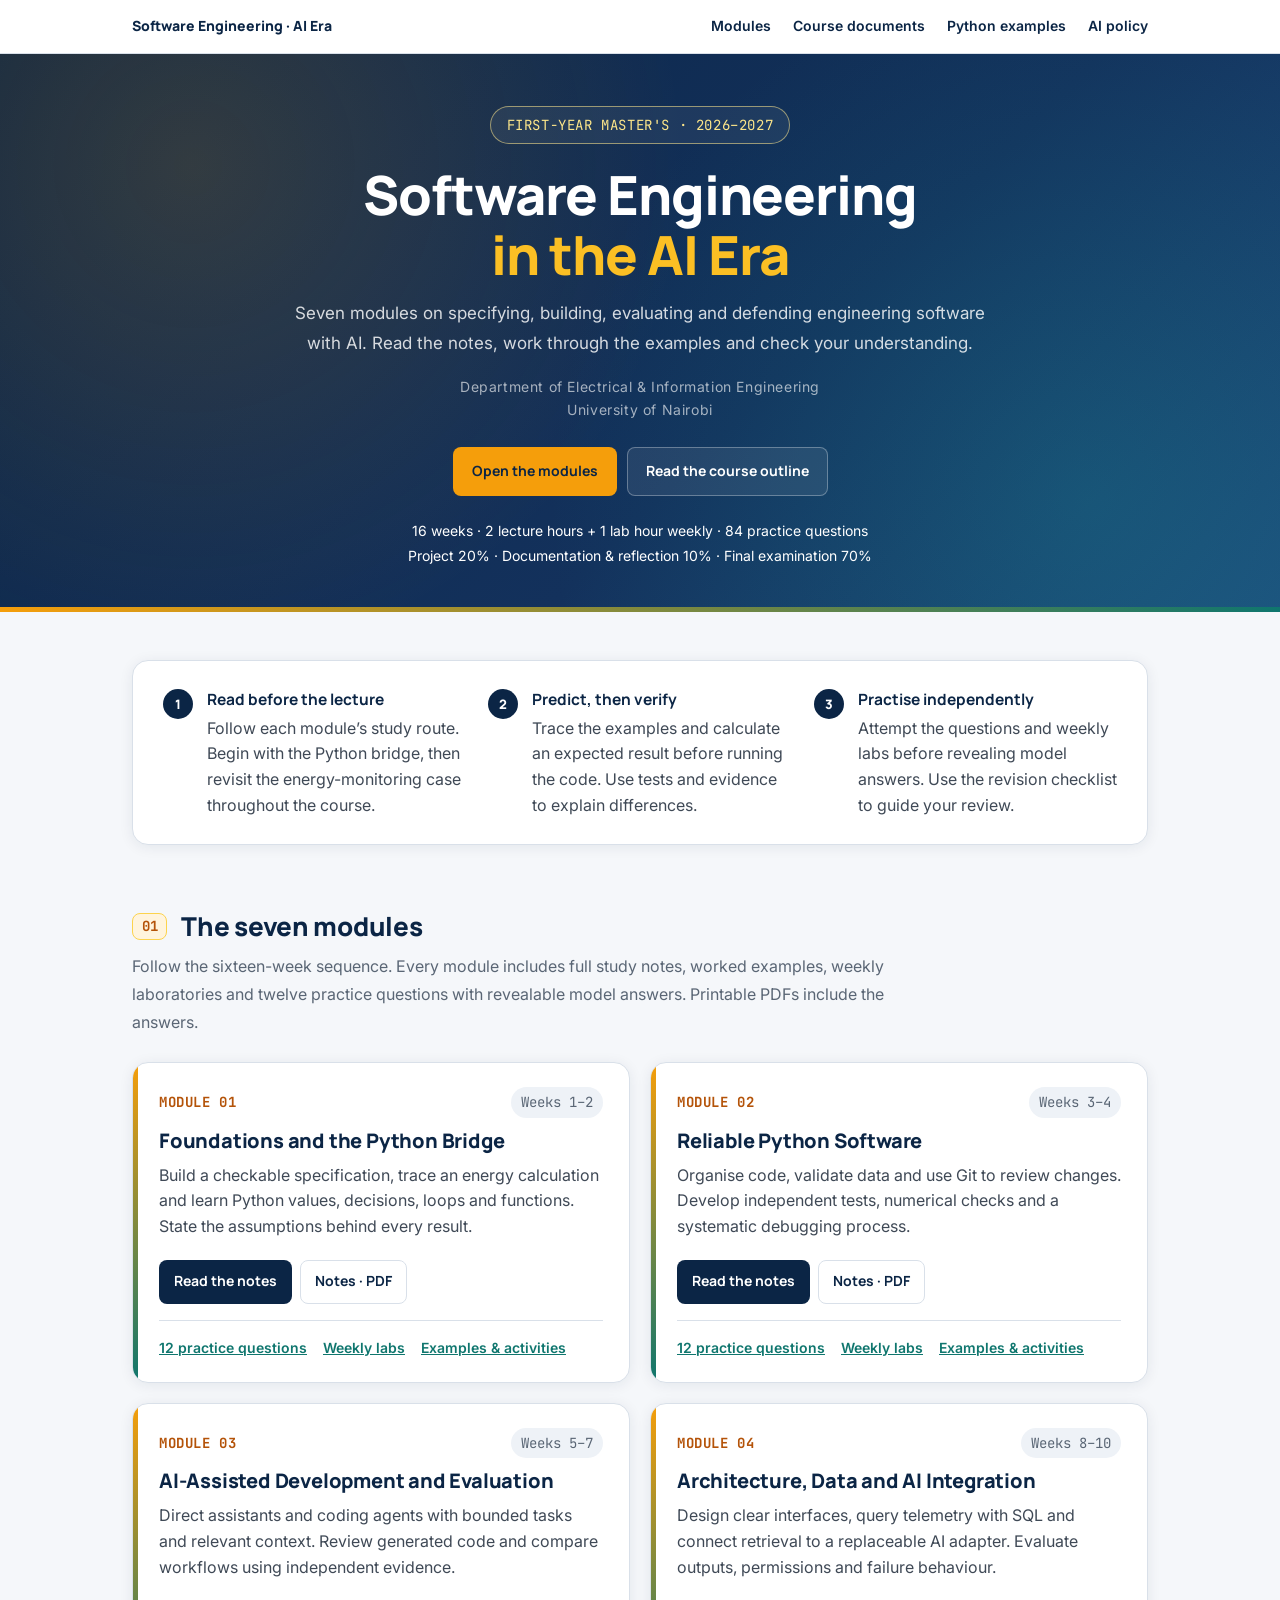
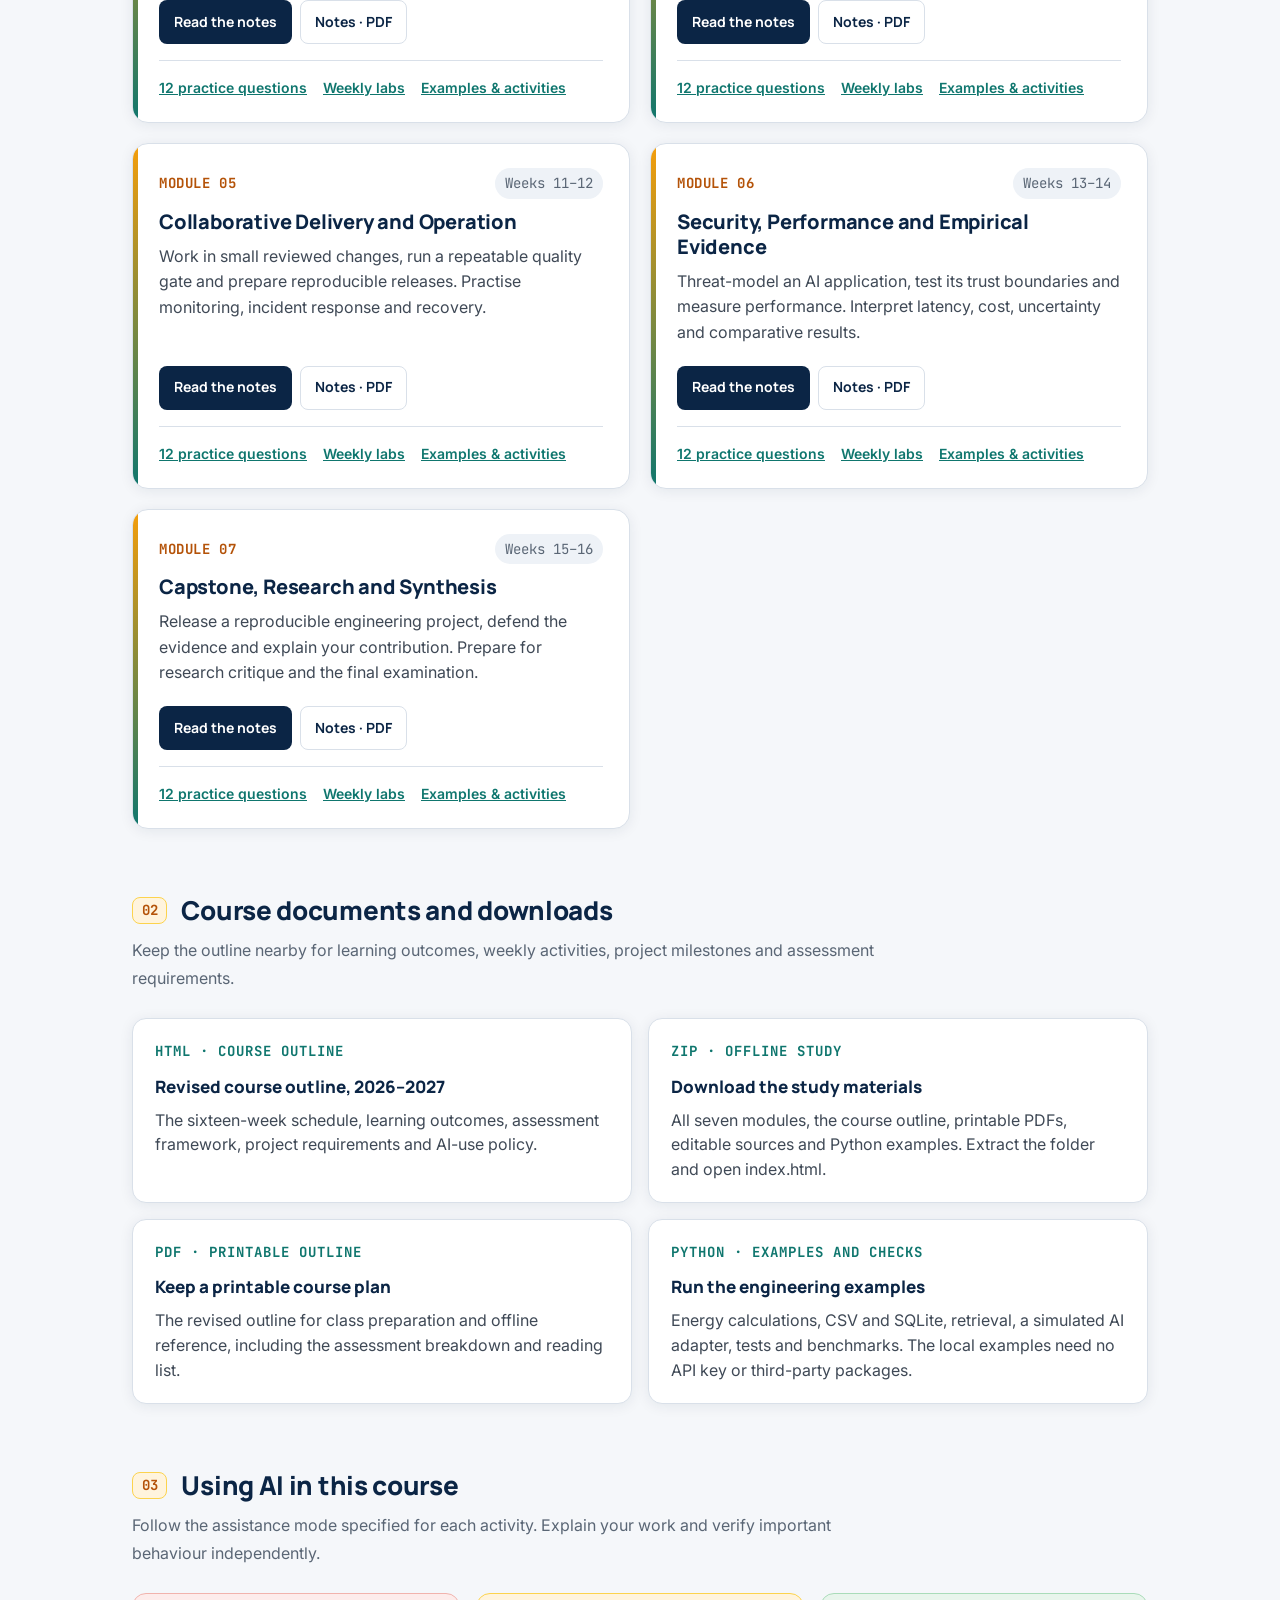
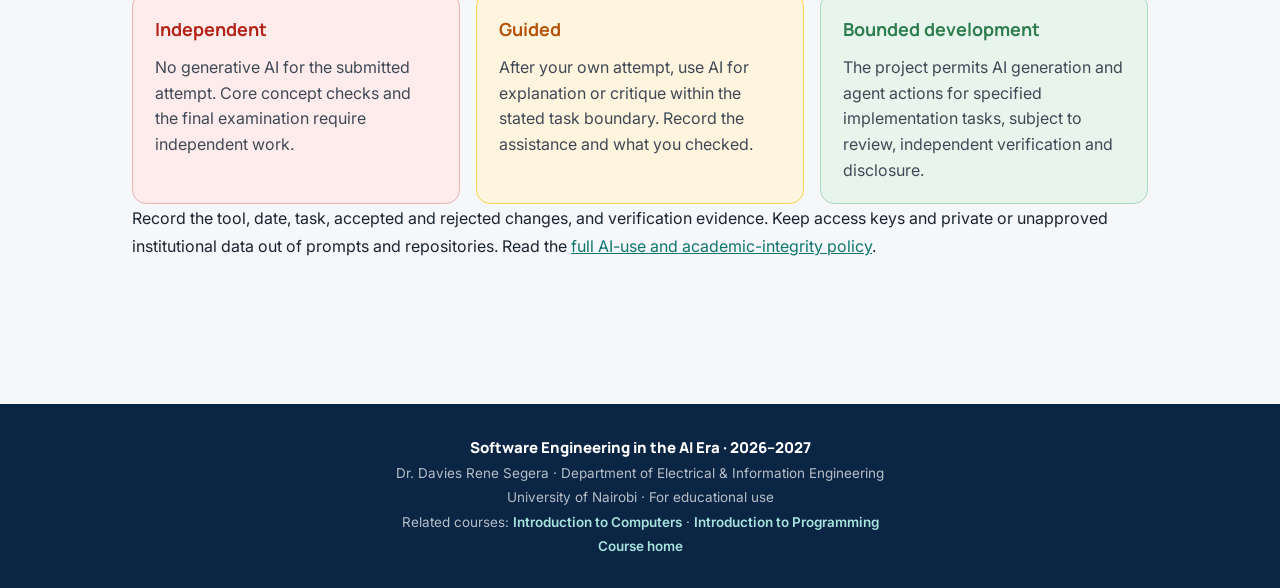
<file: index.html>
<!doctype html><html lang="en"><head><meta charset="utf-8"><meta name="viewport" content="width=device-width, initial-scale=1"><meta name="theme-color" content="#0b2545"><meta name="description" content="Seven modules of software engineering for first-year master’s students: Python, AI-assisted development, architecture, delivery, security and empirical evaluation."><title>Software Engineering in the AI Era · University of Nairobi</title><link rel="preconnect" href="https://fonts.googleapis.com"><link rel="preconnect" href="https://fonts.gstatic.com" crossorigin><link href="https://fonts.googleapis.com/css2?family=Manrope:wght@600;700;800&amp;family=Inter:wght@400;500;600;700&amp;family=JetBrains+Mono:wght@400;600;700&amp;display=swap" rel="stylesheet"><link rel="icon" href="assets/favicon.svg" type="image/svg+xml"><link rel="stylesheet" href="assets/course.css"><script src="assets/course.js" defer></script></head><body><a class="skip-link" href="#main">Skip to content</a><nav class="site-nav" aria-label="Course navigation"><a class="brand" href="index.html">Software Engineering · AI Era</a><a href="index.html#modules">Modules</a><a href="index.html#documents">Course documents</a><a href="examples/index.html">Python examples</a><a href="index.html#ai-policy">AI policy</a></nav><header class="home"><span class="badge">First-year master's · 2026–2027</span><h1>Software Engineering<br><span>in the AI Era</span></h1><p class="sub">Seven modules on specifying, building, evaluating and defending engineering software with AI. Read the notes, work through the examples and check your understanding.</p><p class="who">Department of Electrical &amp; Information Engineering<br>University of Nairobi</p><div class="hero-btns"><a class="btn amber" href="#modules">Open the modules</a><a class="btn ghost" href="course-outline.html">Read the course outline</a></div><p class="facts">16 weeks · 2 lecture hours + 1 lab hour weekly · 84 practice questions<br>Project 20% · Documentation &amp; reflection 10% · Final examination 70%</p></header><main id="main" class="wrap"><section aria-label="How to study"><div class="howto"><div class="step" data-n="1"><strong>Read before the lecture</strong>Follow each module’s study route. Begin with the Python bridge, then revisit the energy-monitoring case throughout the course.</div><div class="step" data-n="2"><strong>Predict, then verify</strong>Trace the examples and calculate an expected result before running the code. Use tests and evidence to explain differences.</div><div class="step" data-n="3"><strong>Practise independently</strong>Attempt the questions and weekly labs before revealing model answers. Use the revision checklist to guide your review.</div></div></section><section id="modules"><h2><span class="num">01</span>The seven modules</h2><p class="lede">Follow the sixteen-week sequence. Every module includes full study notes, worked examples, weekly laboratories and twelve practice questions with revealable model answers. Printable PDFs include the answers.</p><div class="modules"><article class="card" id="module-1"><div class="top"><span class="mod">Module 01</span><span class="weeks">Weeks 1–2</span></div><h3>Foundations and the Python Bridge</h3><p class="covers">Build a checkable specification, trace an energy calculation and learn Python values, decisions, loops and functions. State the assumptions behind every result.</p><div class="links"><a class="btn primary" href="module-1.html">Read the notes</a><a class="btn ghost" href="pdf/Module_01.pdf">Notes · PDF</a></div><div class="resource-links"><a href="module-1.html#section-18">12 practice questions</a><a href="module-1.html#section-15">Weekly labs</a><a href="examples/index.html#module-1">Examples &amp; activities</a></div></article>
<article class="card" id="module-2"><div class="top"><span class="mod">Module 02</span><span class="weeks">Weeks 3–4</span></div><h3>Reliable Python Software</h3><p class="covers">Organise code, validate data and use Git to review changes. Develop independent tests, numerical checks and a systematic debugging process.</p><div class="links"><a class="btn primary" href="module-2.html">Read the notes</a><a class="btn ghost" href="pdf/Module_02.pdf">Notes · PDF</a></div><div class="resource-links"><a href="module-2.html#section-16">12 practice questions</a><a href="module-2.html#section-13">Weekly labs</a><a href="examples/index.html#module-2">Examples &amp; activities</a></div></article>
<article class="card" id="module-3"><div class="top"><span class="mod">Module 03</span><span class="weeks">Weeks 5–7</span></div><h3>AI-Assisted Development and Evaluation</h3><p class="covers">Direct assistants and coding agents with bounded tasks and relevant context. Review generated code and compare workflows using independent evidence.</p><div class="links"><a class="btn primary" href="module-3.html">Read the notes</a><a class="btn ghost" href="pdf/Module_03.pdf">Notes · PDF</a></div><div class="resource-links"><a href="module-3.html#section-20">12 practice questions</a><a href="module-3.html#section-16">Weekly labs</a><a href="examples/index.html#module-3">Examples &amp; activities</a></div></article>
<article class="card" id="module-4"><div class="top"><span class="mod">Module 04</span><span class="weeks">Weeks 8–10</span></div><h3>Architecture, Data and AI Integration</h3><p class="covers">Design clear interfaces, query telemetry with SQL and connect retrieval to a replaceable AI adapter. Evaluate outputs, permissions and failure behaviour.</p><div class="links"><a class="btn primary" href="module-4.html">Read the notes</a><a class="btn ghost" href="pdf/Module_04.pdf">Notes · PDF</a></div><div class="resource-links"><a href="module-4.html#section-22">12 practice questions</a><a href="module-4.html#section-18">Weekly labs</a><a href="examples/index.html#module-4">Examples &amp; activities</a></div></article>
<article class="card" id="module-5"><div class="top"><span class="mod">Module 05</span><span class="weeks">Weeks 11–12</span></div><h3>Collaborative Delivery and Operation</h3><p class="covers">Work in small reviewed changes, run a repeatable quality gate and prepare reproducible releases. Practise monitoring, incident response and recovery.</p><div class="links"><a class="btn primary" href="module-5.html">Read the notes</a><a class="btn ghost" href="pdf/Module_05.pdf">Notes · PDF</a></div><div class="resource-links"><a href="module-5.html#section-16">12 practice questions</a><a href="module-5.html#section-13">Weekly labs</a><a href="examples/index.html#module-5">Examples &amp; activities</a></div></article>
<article class="card" id="module-6"><div class="top"><span class="mod">Module 06</span><span class="weeks">Weeks 13–14</span></div><h3>Security, Performance and Empirical Evidence</h3><p class="covers">Threat-model an AI application, test its trust boundaries and measure performance. Interpret latency, cost, uncertainty and comparative results.</p><div class="links"><a class="btn primary" href="module-6.html">Read the notes</a><a class="btn ghost" href="pdf/Module_06.pdf">Notes · PDF</a></div><div class="resource-links"><a href="module-6.html#section-18">12 practice questions</a><a href="module-6.html#section-15">Weekly labs</a><a href="examples/index.html#module-6">Examples &amp; activities</a></div></article>
<article class="card" id="module-7"><div class="top"><span class="mod">Module 07</span><span class="weeks">Weeks 15–16</span></div><h3>Capstone, Research and Synthesis</h3><p class="covers">Release a reproducible engineering project, defend the evidence and explain your contribution. Prepare for research critique and the final examination.</p><div class="links"><a class="btn primary" href="module-7.html">Read the notes</a><a class="btn ghost" href="pdf/Module_07.pdf">Notes · PDF</a></div><div class="resource-links"><a href="module-7.html#section-17">12 practice questions</a><a href="module-7.html#section-14">Weekly labs</a><a href="examples/index.html#module-7">Examples &amp; activities</a></div></article></div></section><section id="documents"><h2><span class="num">02</span>Course documents and downloads</h2><p class="lede">Keep the outline nearby for learning outcomes, weekly activities, project milestones and assessment requirements.</p><div class="docs"><a class="doc" href="course-outline.html"><span class="tag">HTML · Course outline</span><h3>Revised course outline, 2026–2027</h3><p>The sixteen-week schedule, learning outcomes, assessment framework, project requirements and AI-use policy.</p></a><a class="doc" href="downloads/software-engineering-study-materials.zip" download><span class="tag">ZIP · Offline study</span><h3>Download the study materials</h3><p>All seven modules, the course outline, printable PDFs, editable sources and Python examples. Extract the folder and open index.html.</p></a><a class="doc" href="pdf/Course_Outline.pdf"><span class="tag">PDF · Printable outline</span><h3>Keep a printable course plan</h3><p>The revised outline for class preparation and offline reference, including the assessment breakdown and reading list.</p></a><a class="doc" href="examples/index.html"><span class="tag">Python · Examples and checks</span><h3>Run the engineering examples</h3><p>Energy calculations, CSV and SQLite, retrieval, a simulated AI adapter, tests and benchmarks. The local examples need no API key or third-party packages.</p></a></div></section><section id="ai-policy"><h2><span class="num">03</span>Using AI in this course</h2><p class="lede">Follow the assistance mode specified for each activity. Explain your work and verify important behaviour independently.</p><div class="tiers"><div class="tier red"><h3>Independent</h3><p>No generative AI for the submitted attempt. Core concept checks and the final examination require independent work.</p></div><div class="tier amber"><h3>Guided</h3><p>After your own attempt, use AI for explanation or critique within the stated task boundary. Record the assistance and what you checked.</p></div><div class="tier green"><h3>Bounded development</h3><p>The project permits AI generation and agent actions for specified implementation tasks, subject to review, independent verification and disclosure.</p></div></div><p class="policy-note">Record the tool, date, task, accepted and rejected changes, and verification evidence. Keep access keys and private or unapproved institutional data out of prompts and repositories. Read the <a href="course-outline.html#section-11">full AI-use and academic-integrity policy</a>.</p></section></main><footer class="home"><p class="course">Software Engineering in the AI Era · 2026–2027</p><p>Dr. Davies Rene Segera · Department of Electrical &amp; Information Engineering<br>University of Nairobi · For educational use</p><p class="related">Related courses: <a href="https://daviessegera.github.io/fee3131/">Introduction to Computers</a> · <a href="https://daviessegera.github.io/introduction-to-programming/">Introduction to Programming</a></p><p><a href="index.html">Course home</a></p></footer></body></html>
</file>
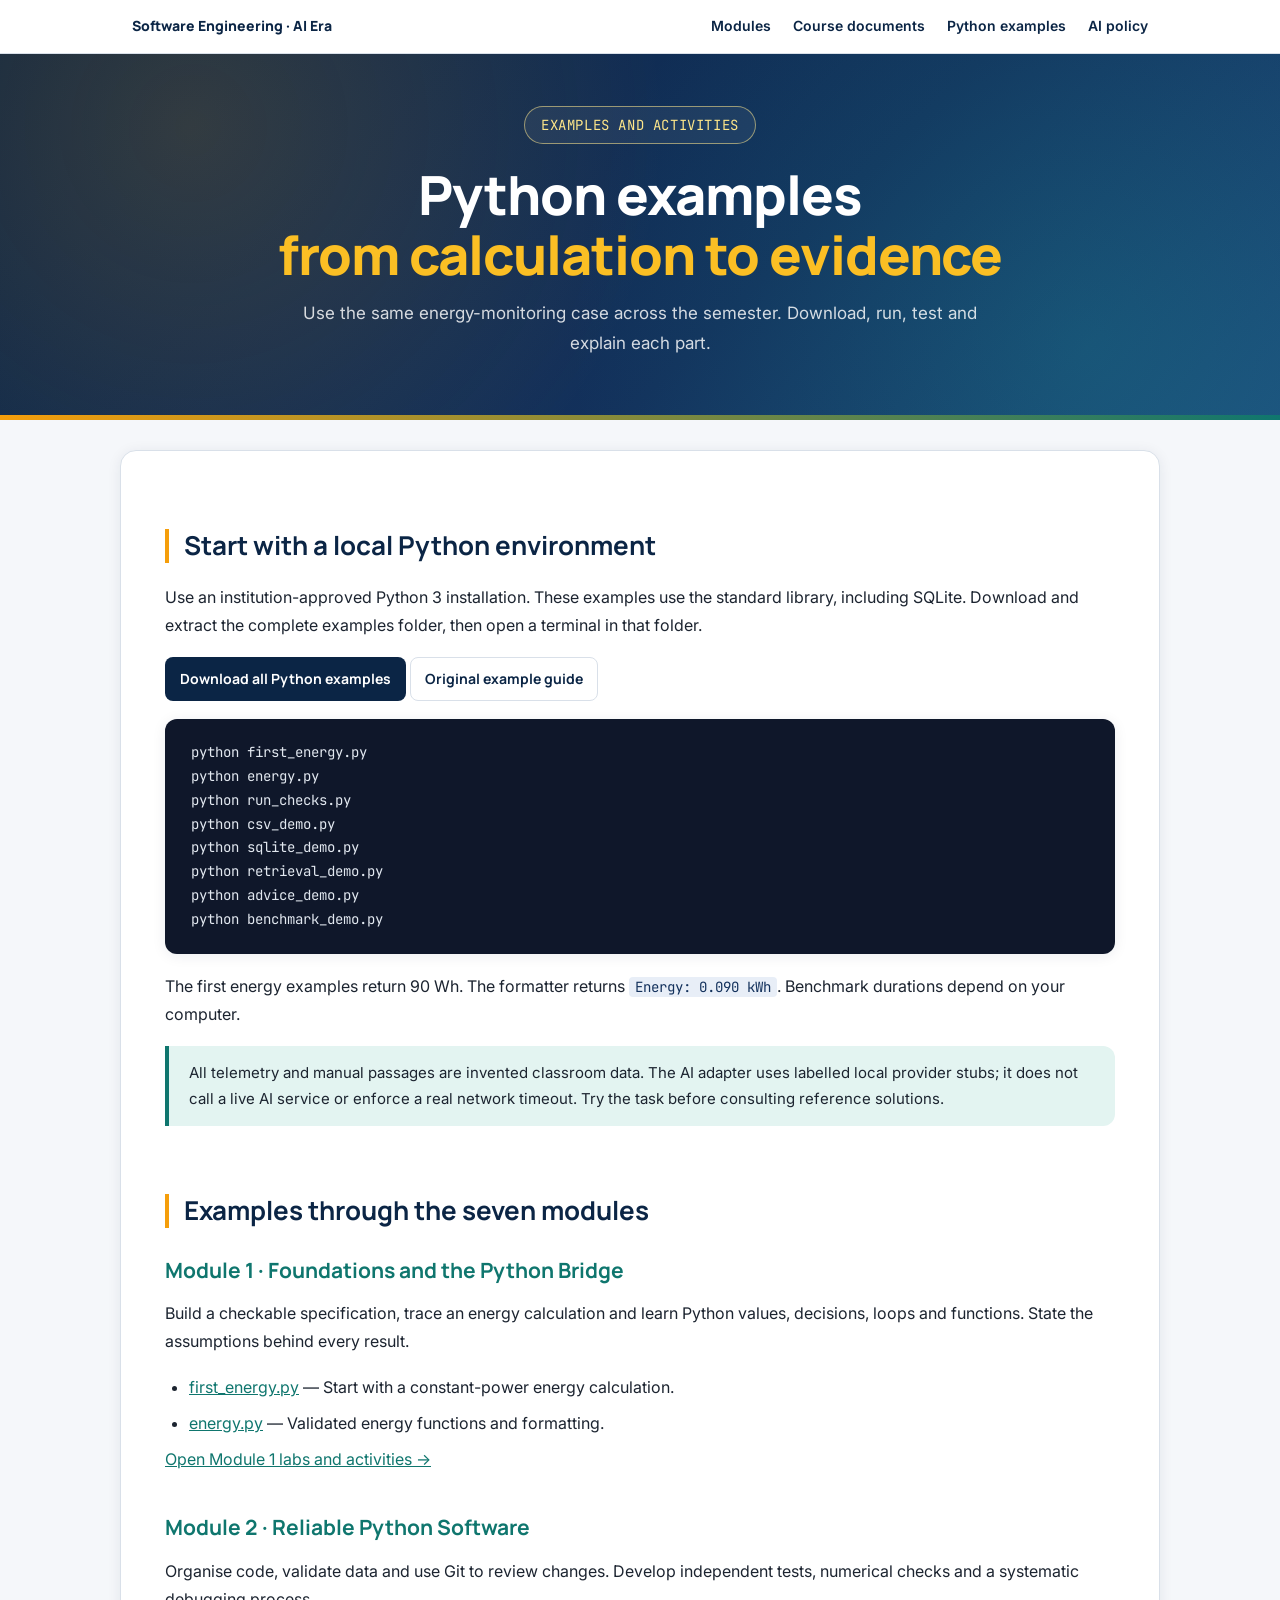
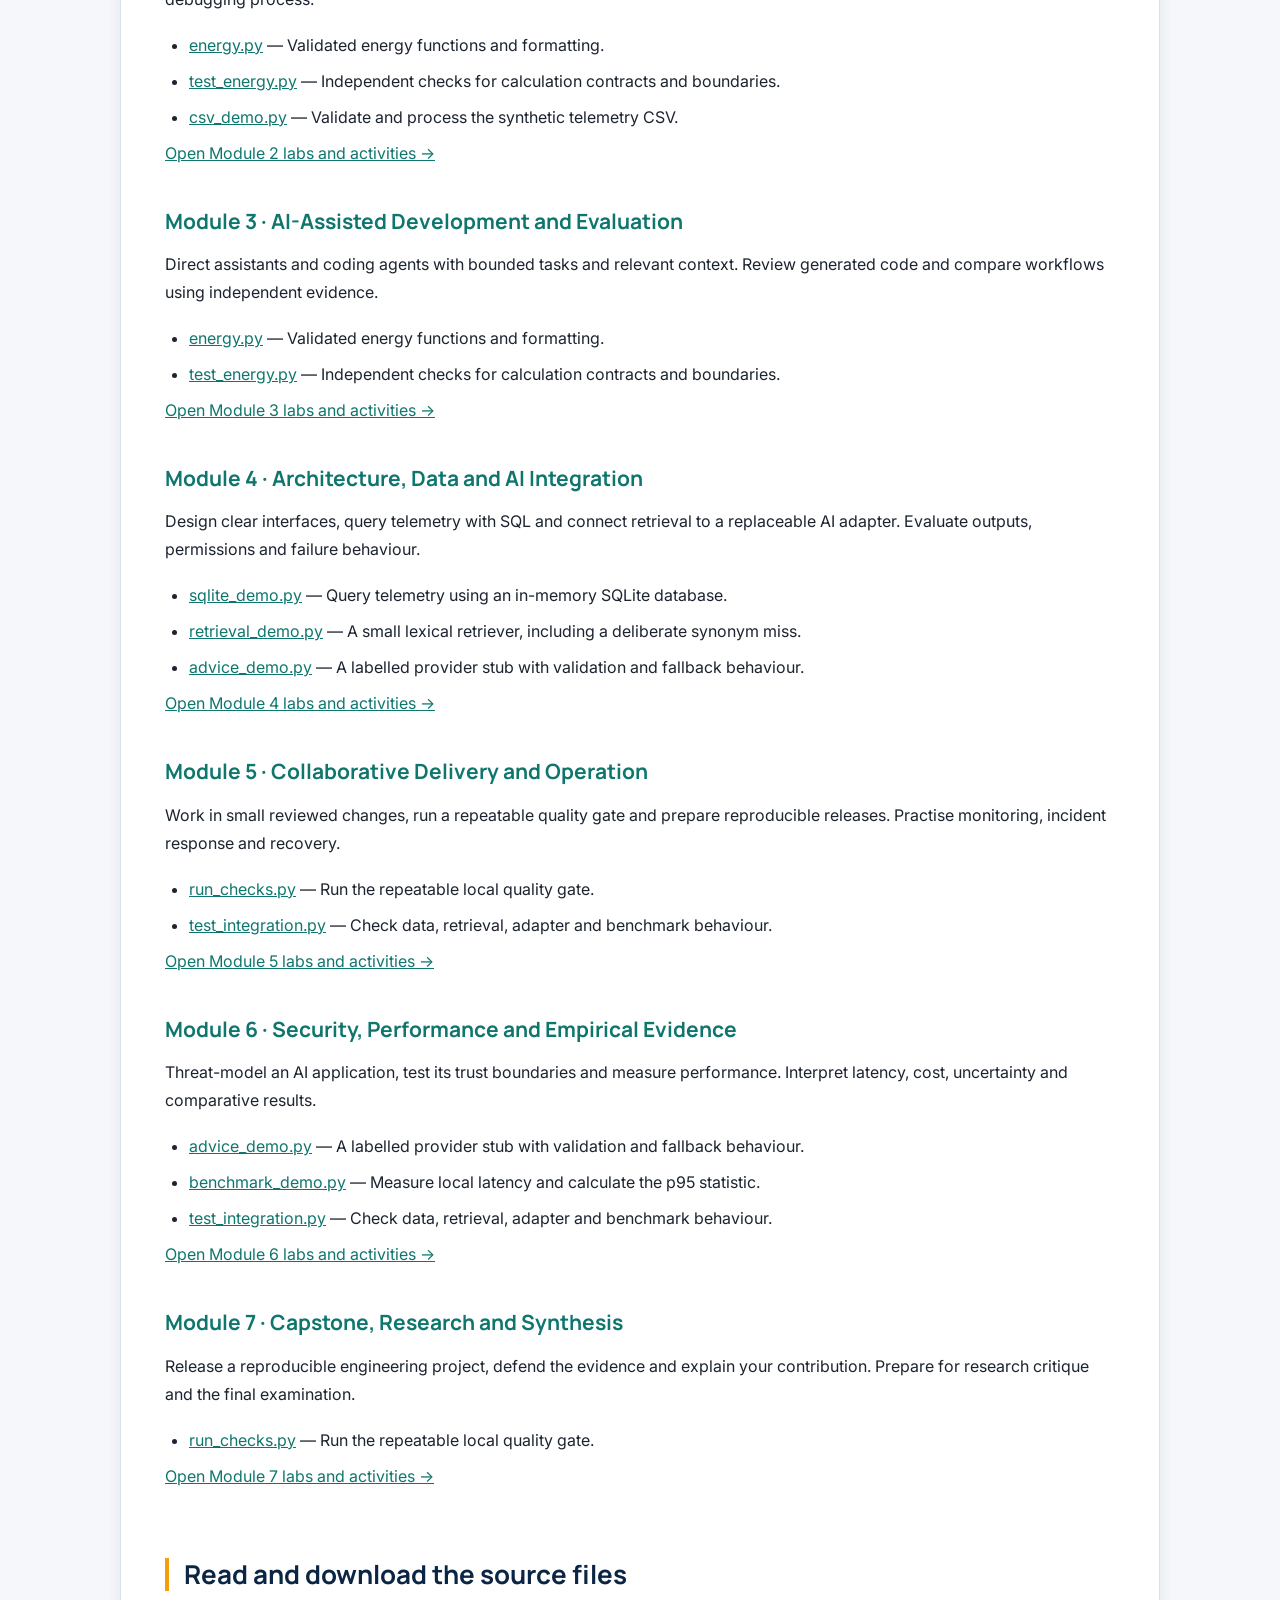
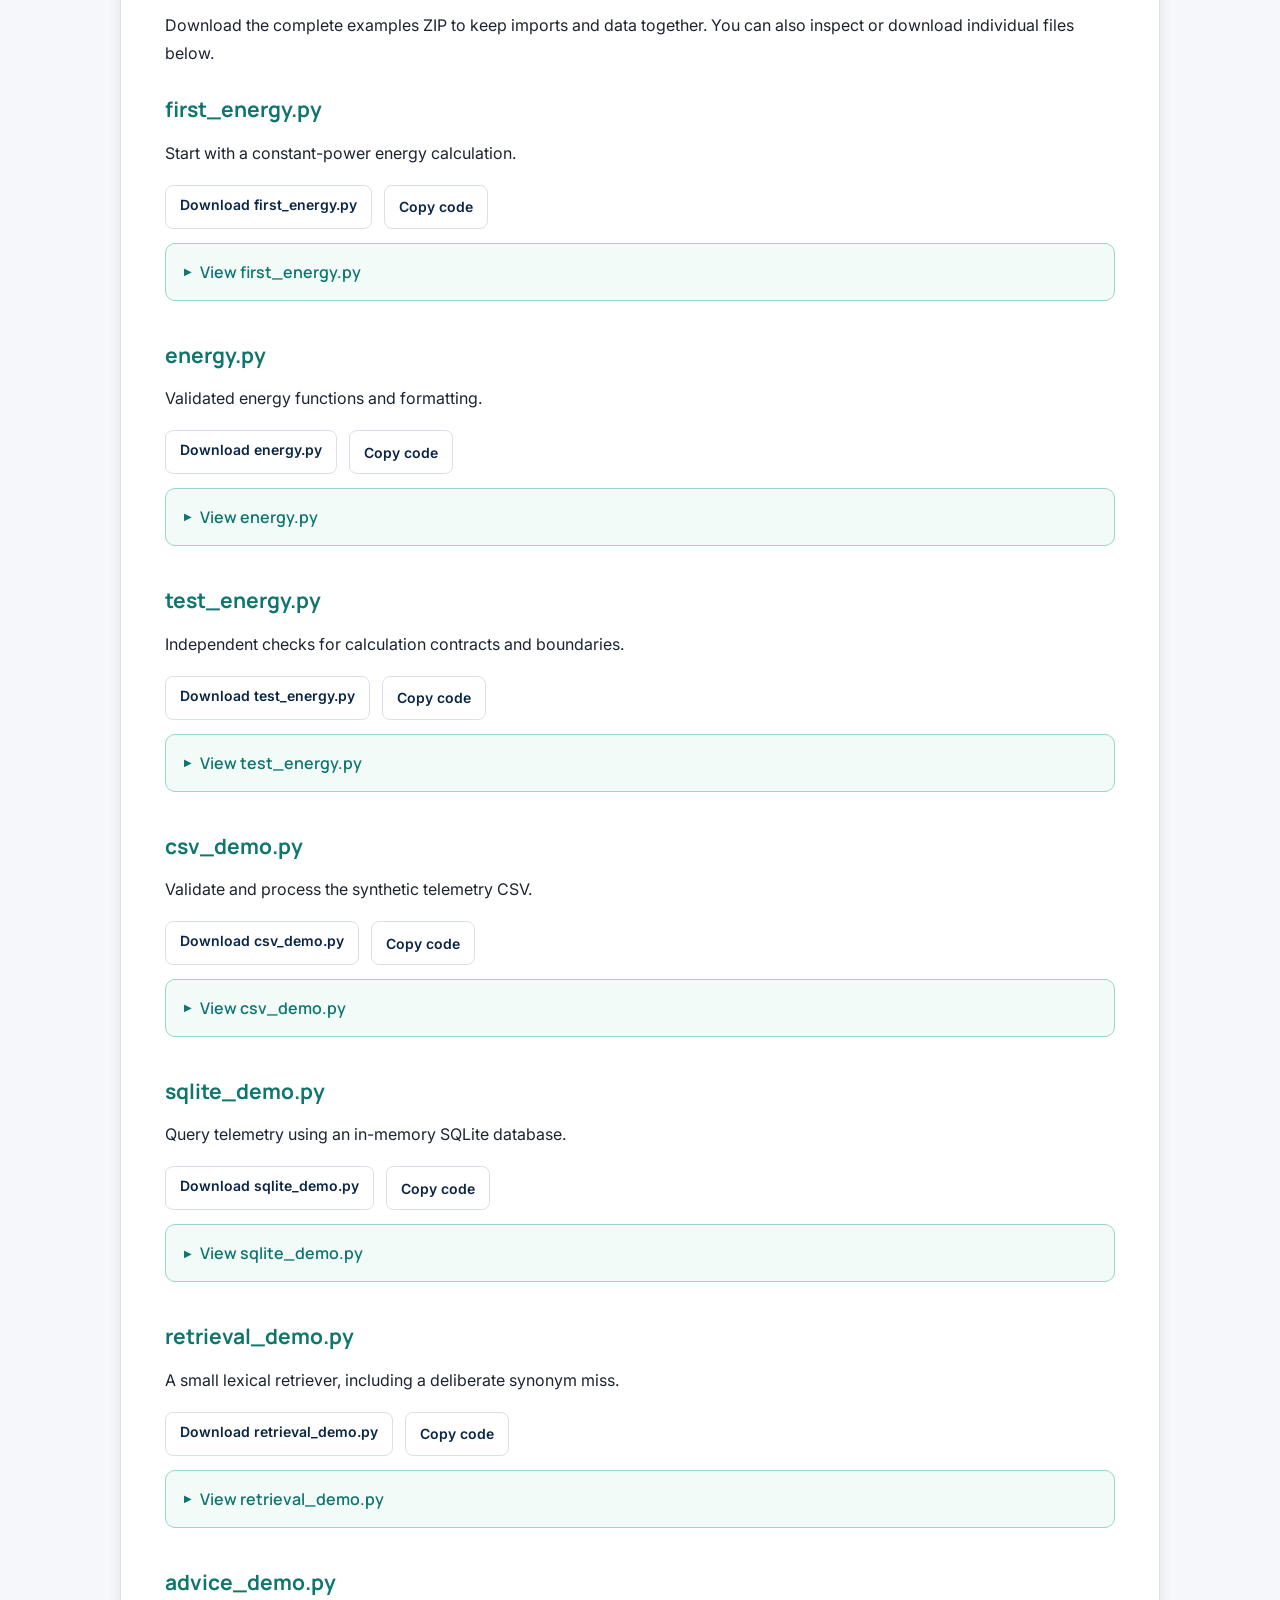
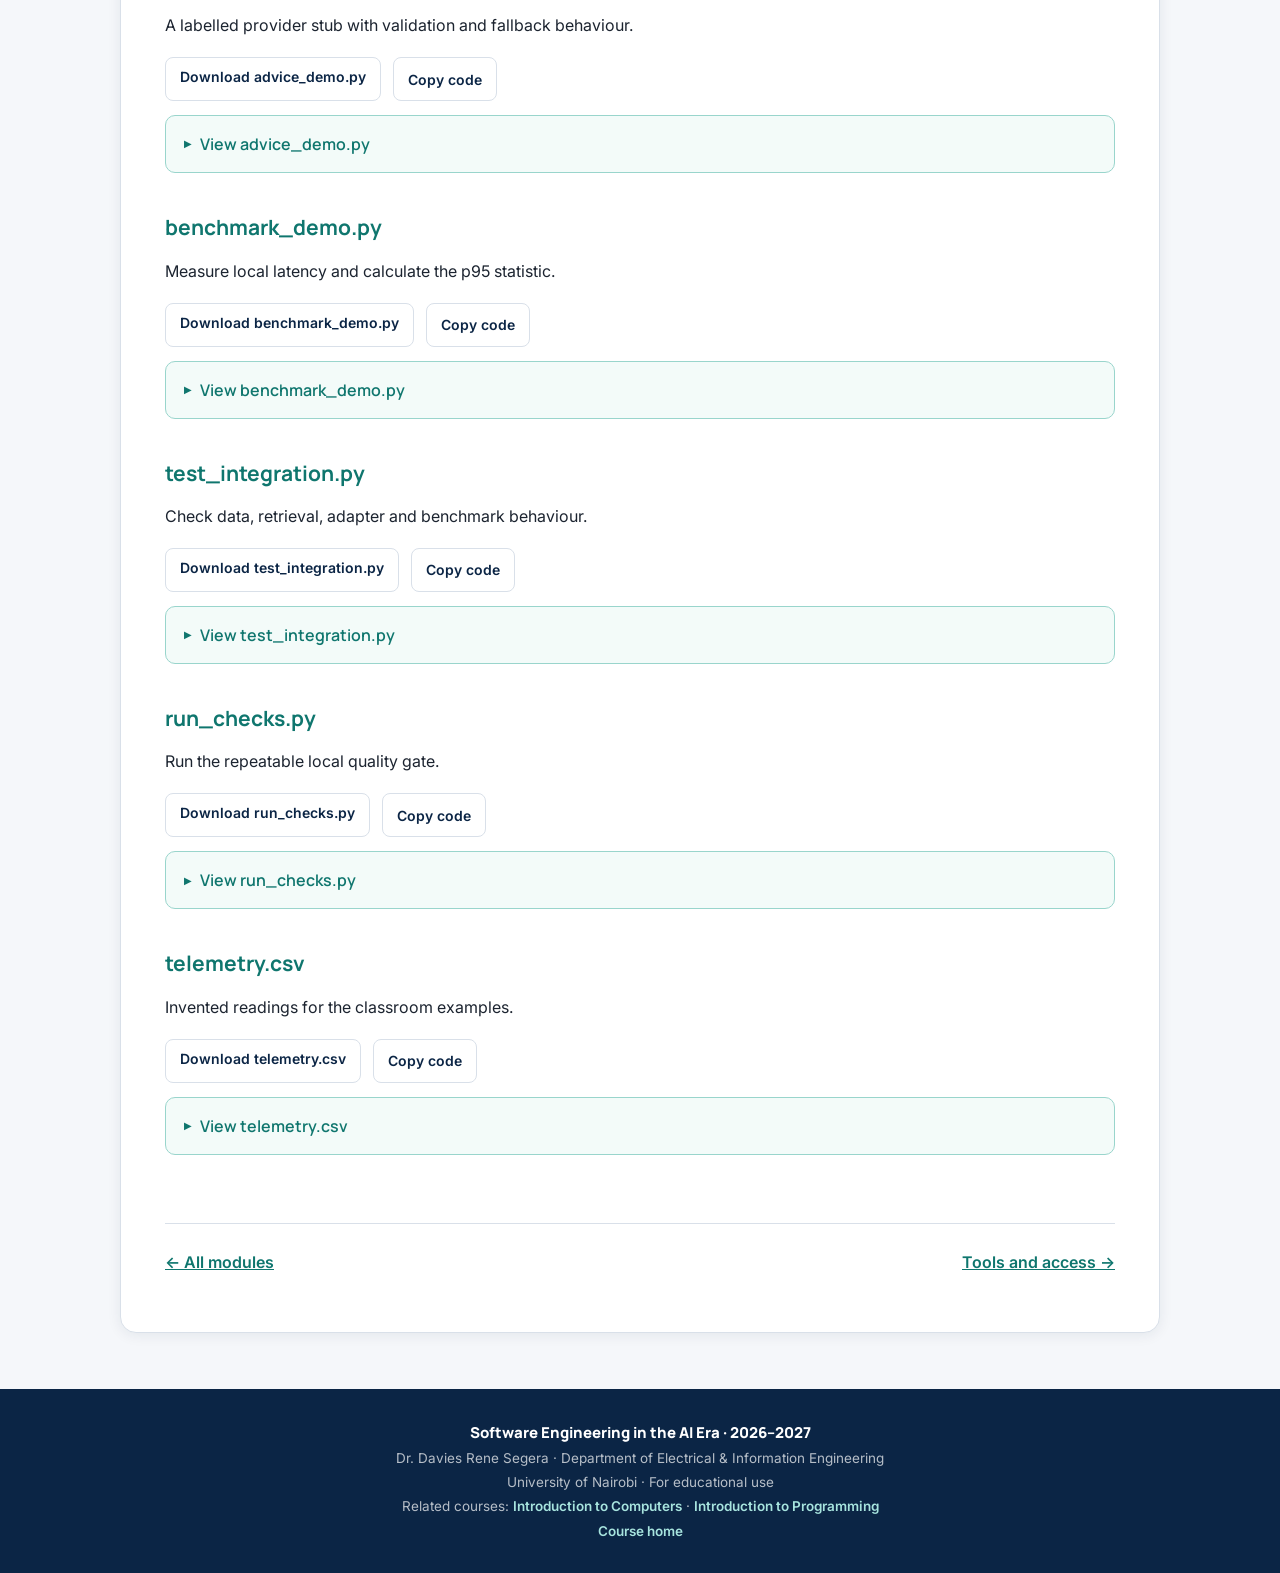
<file: examples/index.html>
<!doctype html><html lang="en"><head><meta charset="utf-8"><meta name="viewport" content="width=device-width, initial-scale=1"><meta name="theme-color" content="#0b2545"><meta name="description" content="Runnable classroom examples, synthetic telemetry, independent tests and a simulated AI adapter."><title>Python examples · Software Engineering in the AI Era · University of Nairobi</title><link rel="preconnect" href="https://fonts.googleapis.com"><link rel="preconnect" href="https://fonts.gstatic.com" crossorigin><link href="https://fonts.googleapis.com/css2?family=Manrope:wght@600;700;800&amp;family=Inter:wght@400;500;600;700&amp;family=JetBrains+Mono:wght@400;600;700&amp;display=swap" rel="stylesheet"><link rel="icon" href="../assets/favicon.svg" type="image/svg+xml"><link rel="stylesheet" href="../assets/course.css"><script src="../assets/course.js" defer></script></head><body><a class="skip-link" href="#main">Skip to content</a><nav class="site-nav" aria-label="Course navigation"><a class="brand" href="../index.html">Software Engineering · AI Era</a><a href="../index.html#modules">Modules</a><a href="../index.html#documents">Course documents</a><a href="../examples/index.html">Python examples</a><a href="../index.html#ai-policy">AI policy</a></nav><header class="home"><span class="badge">Examples and activities</span><h1>Python examples<br><span>from calculation to evidence</span></h1><p class="sub">Use the same energy-monitoring case across the semester. Download, run, test and explain each part.</p></header><main id="main" class="reading"><section><h2>Start with a local Python environment</h2><p>Use an institution-approved Python 3 installation. These examples use the standard library, including SQLite. Download and extract the complete examples folder, then open a terminal in that folder.</p><p><a class="btn primary" href="../downloads/python-examples.zip" download>Download all Python examples</a> <a class="btn ghost" href="README.md">Original example guide</a></p><pre><code>python first_energy.py
python energy.py
python run_checks.py
python csv_demo.py
python sqlite_demo.py
python retrieval_demo.py
python advice_demo.py
python benchmark_demo.py</code></pre><p>The first energy examples return 90 Wh. The formatter returns <code>Energy: 0.090 kWh</code>. Benchmark durations depend on your computer.</p><div class="callout">All telemetry and manual passages are invented classroom data. The AI adapter uses labelled local provider stubs; it does not call a live AI service or enforce a real network timeout. Try the task before consulting reference solutions.</div></section><section><h2>Examples through the seven modules</h2><article id="module-1" class="example-source"><h3>Module 1 · Foundations and the Python Bridge</h3><p>Build a checkable specification, trace an energy calculation and learn Python values, decisions, loops and functions. State the assumptions behind every result.</p><ul><li><a href="#file-first_energy-py">first_energy.py</a> — Start with a constant-power energy calculation.</li><li><a href="#file-energy-py">energy.py</a> — Validated energy functions and formatting.</li></ul><p><a href="../module-1.html#section-15">Open Module 1 labs and activities →</a></p></article><article id="module-2" class="example-source"><h3>Module 2 · Reliable Python Software</h3><p>Organise code, validate data and use Git to review changes. Develop independent tests, numerical checks and a systematic debugging process.</p><ul><li><a href="#file-energy-py">energy.py</a> — Validated energy functions and formatting.</li><li><a href="#file-test_energy-py">test_energy.py</a> — Independent checks for calculation contracts and boundaries.</li><li><a href="#file-csv_demo-py">csv_demo.py</a> — Validate and process the synthetic telemetry CSV.</li></ul><p><a href="../module-2.html#section-13">Open Module 2 labs and activities →</a></p></article><article id="module-3" class="example-source"><h3>Module 3 · AI-Assisted Development and Evaluation</h3><p>Direct assistants and coding agents with bounded tasks and relevant context. Review generated code and compare workflows using independent evidence.</p><ul><li><a href="#file-energy-py">energy.py</a> — Validated energy functions and formatting.</li><li><a href="#file-test_energy-py">test_energy.py</a> — Independent checks for calculation contracts and boundaries.</li></ul><p><a href="../module-3.html#section-16">Open Module 3 labs and activities →</a></p></article><article id="module-4" class="example-source"><h3>Module 4 · Architecture, Data and AI Integration</h3><p>Design clear interfaces, query telemetry with SQL and connect retrieval to a replaceable AI adapter. Evaluate outputs, permissions and failure behaviour.</p><ul><li><a href="#file-sqlite_demo-py">sqlite_demo.py</a> — Query telemetry using an in-memory SQLite database.</li><li><a href="#file-retrieval_demo-py">retrieval_demo.py</a> — A small lexical retriever, including a deliberate synonym miss.</li><li><a href="#file-advice_demo-py">advice_demo.py</a> — A labelled provider stub with validation and fallback behaviour.</li></ul><p><a href="../module-4.html#section-18">Open Module 4 labs and activities →</a></p></article><article id="module-5" class="example-source"><h3>Module 5 · Collaborative Delivery and Operation</h3><p>Work in small reviewed changes, run a repeatable quality gate and prepare reproducible releases. Practise monitoring, incident response and recovery.</p><ul><li><a href="#file-run_checks-py">run_checks.py</a> — Run the repeatable local quality gate.</li><li><a href="#file-test_integration-py">test_integration.py</a> — Check data, retrieval, adapter and benchmark behaviour.</li></ul><p><a href="../module-5.html#section-13">Open Module 5 labs and activities →</a></p></article><article id="module-6" class="example-source"><h3>Module 6 · Security, Performance and Empirical Evidence</h3><p>Threat-model an AI application, test its trust boundaries and measure performance. Interpret latency, cost, uncertainty and comparative results.</p><ul><li><a href="#file-advice_demo-py">advice_demo.py</a> — A labelled provider stub with validation and fallback behaviour.</li><li><a href="#file-benchmark_demo-py">benchmark_demo.py</a> — Measure local latency and calculate the p95 statistic.</li><li><a href="#file-test_integration-py">test_integration.py</a> — Check data, retrieval, adapter and benchmark behaviour.</li></ul><p><a href="../module-6.html#section-15">Open Module 6 labs and activities →</a></p></article><article id="module-7" class="example-source"><h3>Module 7 · Capstone, Research and Synthesis</h3><p>Release a reproducible engineering project, defend the evidence and explain your contribution. Prepare for research critique and the final examination.</p><ul><li><a href="#file-run_checks-py">run_checks.py</a> — Run the repeatable local quality gate.</li></ul><p><a href="../module-7.html#section-14">Open Module 7 labs and activities →</a></p></article></section><section><h2>Read and download the source files</h2><p>Download the complete examples ZIP to keep imports and data together. You can also inspect or download individual files below.</p><article class="example-source" id="file-first_energy-py"><h3>first_energy.py</h3><p>Start with a constant-power energy calculation.</p><div class="code-actions"><a class="download" href="first_energy.py" download>Download first_energy.py</a><button class="copy-code" data-code="code-first_energy-py" type="button">Copy code</button><span class="code-status" role="status" aria-live="polite"></span></div><details><summary>View first_energy.py</summary><pre><code id="code-first_energy-py">&quot;&quot;&quot;Module 1 fixed-input demonstration, not a general validator.&quot;&quot;&quot;
powers_W = [60.0, 120.0, 0.0]
interval_min = 30.0
energy_Wh = sum(powers_W) * interval_min / 60.0
print(&quot;Energy (Wh):&quot;, energy_Wh)
</code></pre></details></article><article class="example-source" id="file-energy-py"><h3>energy.py</h3><p>Validated energy functions and formatting.</p><div class="code-actions"><a class="download" href="energy.py" download>Download energy.py</a><button class="copy-code" data-code="code-energy-py" type="button">Copy code</button><span class="code-status" role="status" aria-live="polite"></span></div><details><summary>View energy.py</summary><pre><code id="code-energy-py">&quot;&quot;&quot;Reference interval-energy implementation for Modules 1 and 2.

Each reading is a non-negative interval-average power in watts.
All intervals have the same strictly positive duration in minutes.
The function accepts a nonempty list of built-in int/float values,
rejects booleans and non-finite values, and never mutates the input.
&quot;&quot;&quot;

import math


def finite_number(value, label):
    if type(value) not in (int, float):
        raise ValueError(f&quot;{label} must be an int or float, not a boolean&quot;)
    try:
        number = float(value)
    except (OverflowError, ValueError) as exc:
        raise ValueError(f&quot;{label} must fit the finite numeric range&quot;) from exc
    if not math.isfinite(number):
        raise ValueError(f&quot;{label} must be finite&quot;)
    return number


def interval_energy_Wh(powers_W, interval_min):
    &quot;&quot;&quot;Return finite energy in Wh; raise ValueError for invalid input.

    This readable implementation creates a validated copy: O(n) time
    and O(n) additional memory. It does not model instantaneous samples,
    signed export power, variable intervals or measurement uncertainty.
    &quot;&quot;&quot;
    if not isinstance(powers_W, list) or not powers_W:
        raise ValueError(&quot;powers_W must be a nonempty list&quot;)
    duration = finite_number(interval_min, &quot;interval_min&quot;)
    if duration &lt;= 0:
        raise ValueError(&quot;interval_min must be positive&quot;)
    validated = []
    for index, raw in enumerate(powers_W):
        value = finite_number(raw, f&quot;power at index {index}&quot;)
        if value &lt; 0:
            raise ValueError(&quot;negative power is outside this model&quot;)
        validated.append(value)
    try:
        result = math.fsum(validated) * (duration / 60.0)
    except OverflowError as exc:
        raise ValueError(&quot;calculation exceeds the finite numeric range&quot;) from exc
    if not math.isfinite(result):
        raise ValueError(&quot;calculation exceeds the finite numeric range&quot;)
    return result


def format_kWh(energy_Wh):
    &quot;&quot;&quot;Format a finite non-negative Wh value in kWh to three decimals.&quot;&quot;&quot;
    value = finite_number(energy_Wh, &quot;energy_Wh&quot;)
    if value &lt; 0:
        raise ValueError(&quot;energy_Wh must be non-negative&quot;)
    return f&quot;Energy: {value / 1000.0:.3f} kWh&quot;


if __name__ == &quot;__main__&quot;:
    energy = interval_energy_Wh([60.0, 120.0, 0.0], 30.0)
    print(f&quot;Energy: {energy:.2f} Wh&quot;)
    print(format_kWh(energy))
</code></pre></details></article><article class="example-source" id="file-test_energy-py"><h3>test_energy.py</h3><p>Independent checks for calculation contracts and boundaries.</p><div class="code-actions"><a class="download" href="test_energy.py" download>Download test_energy.py</a><button class="copy-code" data-code="code-test_energy-py" type="button">Copy code</button><span class="code-status" role="status" aria-live="polite"></span></div><details><summary>View test_energy.py</summary><pre><code id="code-test_energy-py">&quot;&quot;&quot;Independent examples and contract checks; run with unittest.&quot;&quot;&quot;
import unittest
from energy import interval_energy_Wh, format_kWh


class EnergyTests(unittest.TestCase):
    def test_hand_calculated_cases(self):
        cases = [([60, 120, 0], 30, 90), ([100, 200], 15, 75),
                 ([30, 90], 20, 40), ([0], 10, 0)]
        for powers, duration, expected in cases:
            with self.subTest(powers=powers, duration=duration):
                self.assertAlmostEqual(interval_energy_Wh(powers, duration), expected)

    def test_invalid_readings(self):
        for values in ([], [-1], [True], [None], [&quot;60&quot;],
                       [float(&quot;nan&quot;)], [float(&quot;inf&quot;)], [10**400]):
            with self.subTest(values=values):
                with self.assertRaises(ValueError):
                    interval_energy_Wh(values, 30)

    def test_invalid_container(self):
        for values in (None, &quot;60&quot;, 60, (60,)):
            with self.subTest(values=values):
                with self.assertRaises(ValueError):
                    interval_energy_Wh(values, 30)

    def test_invalid_duration(self):
        for value in (0, -1, True, None, &quot;30&quot;, float(&quot;inf&quot;), float(&quot;nan&quot;)):
            with self.subTest(value=value):
                with self.assertRaises(ValueError):
                    interval_energy_Wh([60], value)

    def test_no_mutation(self):
        original = [120, 0, 60]
        interval_energy_Wh(original, 30)
        self.assertEqual(original, [120, 0, 60])

    def test_scaling_and_concatenation(self):
        a, b = [10, 20], [30, 40]
        base = interval_energy_Wh(a, 15)
        self.assertAlmostEqual(interval_energy_Wh([2*x for x in a], 15), 2*base)
        self.assertAlmostEqual(interval_energy_Wh(a+b, 15),
                               base + interval_energy_Wh(b, 15))

    def test_overflow_rejected(self):
        with self.assertRaises(ValueError):
            interval_energy_Wh([1e308, 1e308], 60)

    def test_format(self):
        self.assertEqual(format_kWh(90), &quot;Energy: 0.090 kWh&quot;)
        self.assertEqual(format_kWh(0), &quot;Energy: 0.000 kWh&quot;)
        for value in (-1, True, float(&quot;nan&quot;)):
            with self.assertRaises(ValueError):
                format_kWh(value)


if __name__ == &quot;__main__&quot;:
    unittest.main(verbosity=2)
</code></pre></details></article><article class="example-source" id="file-csv_demo-py"><h3>csv_demo.py</h3><p>Validate and process the synthetic telemetry CSV.</p><div class="code-actions"><a class="download" href="csv_demo.py" download>Download csv_demo.py</a><button class="copy-code" data-code="code-csv_demo-py" type="button">Copy code</button><span class="code-status" role="status" aria-live="polite"></span></div><details><summary>View csv_demo.py</summary><pre><code id="code-csv_demo-py">&quot;&quot;&quot;Module 2 optional input-boundary example for the supplied CSV.

This narrow loader requires one device, equal intervals and the exact
four-column schema. It does not validate timestamp syntax or completeness.
Those are explicit extensions, not silently assumed capabilities.
&quot;&quot;&quot;
import csv
from pathlib import Path
from energy import interval_energy_Wh


def energy_from_csv(path):
    expected = [&quot;device_id&quot;, &quot;timestamp_utc&quot;, &quot;power_W&quot;, &quot;interval_min&quot;]
    with open(path, newline=&quot;&quot;, encoding=&quot;utf-8&quot;) as stream:
        reader = csv.DictReader(stream)
        if reader.fieldnames != expected:
            raise ValueError(&quot;CSV fields do not match the required schema&quot;)
        powers, intervals, devices, timestamps = [], [], set(), set()
        for row_number, row in enumerate(reader, start=2):
            if None in row or any(row.get(key) in (None, &quot;&quot;) for key in expected):
                raise ValueError(f&quot;malformed record at row {row_number}&quot;)
            identity = (row[&quot;device_id&quot;], row[&quot;timestamp_utc&quot;])
            if identity in timestamps:
                raise ValueError(f&quot;duplicate timestamp at row {row_number}&quot;)
            timestamps.add(identity)
            devices.add(row[&quot;device_id&quot;])
            try:
                powers.append(float(row[&quot;power_W&quot;]))
                intervals.append(float(row[&quot;interval_min&quot;]))
            except ValueError as exc:
                raise ValueError(f&quot;non-numeric value at row {row_number}&quot;) from exc
    if not powers or len(devices) != 1 or len(set(intervals)) != 1:
        raise ValueError(&quot;require nonempty data for one device and equal intervals&quot;)
    return interval_energy_Wh(powers, intervals[0])


if __name__ == &quot;__main__&quot;:
    print(&quot;Energy from CSV (Wh):&quot;, energy_from_csv(Path(__file__).with_name(&quot;telemetry.csv&quot;)))
</code></pre></details></article><article class="example-source" id="file-sqlite_demo-py"><h3>sqlite_demo.py</h3><p>Query telemetry using an in-memory SQLite database.</p><div class="code-actions"><a class="download" href="sqlite_demo.py" download>Download sqlite_demo.py</a><button class="copy-code" data-code="code-sqlite_demo-py" type="button">Copy code</button><span class="code-status" role="status" aria-live="polite"></span></div><details><summary>View sqlite_demo.py</summary><pre><code id="code-sqlite_demo-py">&quot;&quot;&quot;Module 4 local in-memory database; no persistent files are changed.&quot;&quot;&quot;
import sqlite3
from contextlib import closing
from energy import interval_energy_Wh


def make_database():
    connection = sqlite3.connect(&quot;:memory:&quot;)
    connection.execute(&quot;PRAGMA foreign_keys = ON&quot;)
    connection.executescript(&quot;&quot;&quot;
        CREATE TABLE devices (
            device_id TEXT PRIMARY KEY,
            description TEXT NOT NULL
        );
        CREATE TABLE readings (
            device_id TEXT NOT NULL REFERENCES devices(device_id),
            timestamp_utc TEXT NOT NULL,
            power_W REAL NOT NULL CHECK(power_W &gt;= 0),
            interval_min REAL NOT NULL CHECK(interval_min &gt; 0),
            PRIMARY KEY(device_id, timestamp_utc)
        );
    &quot;&quot;&quot;)
    connection.execute(&quot;INSERT INTO devices VALUES (?, ?)&quot;,
                       (&quot;motor_1&quot;, &quot;Invented classroom motor&quot;))
    connection.executemany(&quot;INSERT INTO readings VALUES (?, ?, ?, ?)&quot;, [
        (&quot;motor_1&quot;, &quot;2026-09-01T00:00:00Z&quot;, 60.0, 30.0),
        (&quot;motor_1&quot;, &quot;2026-09-01T00:30:00Z&quot;, 120.0, 30.0),
        (&quot;motor_1&quot;, &quot;2026-09-01T01:00:00Z&quot;, 0.0, 30.0),
    ])
    connection.commit()
    return connection


def read_energy(connection, device_id):
    rows = connection.execute(
        &quot;SELECT power_W, interval_min FROM readings &quot;
        &quot;WHERE device_id = ? ORDER BY timestamp_utc&quot;, (device_id,)
    ).fetchall()
    if not rows:
        raise ValueError(&quot;no readings for that device&quot;)
    durations = {row[1] for row in rows}
    if len(durations) != 1:
        raise ValueError(&quot;this example requires equal intervals&quot;)
    return interval_energy_Wh([row[0] for row in rows], rows[0][1])


if __name__ == &quot;__main__&quot;:
    with closing(make_database()) as connection:
        print(&quot;Energy (Wh):&quot;, read_energy(connection, &quot;motor_1&quot;))
        try:
            read_energy(connection, &quot;unknown&quot;)
        except ValueError as exc:
            print(&quot;Expected rejection:&quot;, exc)
</code></pre></details></article><article class="example-source" id="file-retrieval_demo-py"><h3>retrieval_demo.py</h3><p>A small lexical retriever, including a deliberate synonym miss.</p><div class="code-actions"><a class="download" href="retrieval_demo.py" download>Download retrieval_demo.py</a><button class="copy-code" data-code="code-retrieval_demo-py" type="button">Copy code</button><span class="code-status" role="status" aria-live="polite"></span></div><details><summary>View retrieval_demo.py</summary><pre><code id="code-retrieval_demo-py">&quot;&quot;&quot;Module 4 lexical retrieval over invented passages, not a real manual.

Jaccard word overlap is transparent but weak: no stemming, embeddings,
synonym handling or learned relevance. Never use these passages as
instructions for actual equipment.
&quot;&quot;&quot;
import re

PASSAGES = {
    &quot;manual_motor_v1_p1&quot;: &quot;Motor energy uses interval average power in watts.&quot;,
    &quot;manual_motor_v1_p2&quot;: &quot;For simulated motor overheating, inspect ventilation.&quot;,
    &quot;manual_network_v1_p1&quot;: &quot;For network timeout, inspect the simulated connection.&quot;,
}


def tokens(text):
    return set(re.findall(r&quot;[a-z0-9]+&quot;, text.lower()))


def retrieve(query, k=2):
    if not isinstance(query, str) or not query.strip():
        raise ValueError(&quot;query must be nonempty text&quot;)
    if type(k) is not int or k &lt;= 0:
        raise ValueError(&quot;k must be a positive integer&quot;)
    query_words = tokens(query)
    scored = []
    for passage_id, passage in PASSAGES.items():
        words = tokens(passage)
        overlap = len(query_words &amp; words)
        if overlap:
            score = overlap / len(query_words | words)
            scored.append((score, passage_id, passage))
    return sorted(scored, key=lambda row: (-row[0], row[1]))[:k]


def read_approved_passage(passage_id, allowed_ids):
    &quot;&quot;&quot;A local tool boundary. No arbitrary paths or commands are accepted.&quot;&quot;&quot;
    if passage_id not in allowed_ids or passage_id not in PASSAGES:
        raise PermissionError(&quot;document is outside the allowed set&quot;)
    return PASSAGES[passage_id]


if __name__ == &quot;__main__&quot;:
    for query in (&quot;motor overheating&quot;, &quot;network timeout&quot;, &quot;thermal blockage&quot;):
        print(&quot;Query:&quot;, query)
        matches = retrieve(query)
        for score, passage_id, passage in matches:
            print(f&quot;  {score:.3f} {passage_id}: {passage}&quot;)
        if not matches:
            print(&quot;  No lexical match; this does not prove no relevant passage exists.&quot;)
</code></pre></details></article><article class="example-source" id="file-advice_demo-py"><h3>advice_demo.py</h3><p>A labelled provider stub with validation and fallback behaviour.</p><div class="code-actions"><a class="download" href="advice_demo.py" download>Download advice_demo.py</a><button class="copy-code" data-code="code-advice_demo-py" type="button">Copy code</button><span class="code-status" role="status" aria-live="polite"></span></div><details><summary>View advice_demo.py</summary><pre><code id="code-advice_demo-py">&quot;&quot;&quot;Modules 4 to 6: response-contract validation with injected local stubs.

No live model, SDK, network timeout or semantic grounding is tested here.
The application keeps the independently calculated energy on failure.
&quot;&quot;&quot;
import json
from energy import interval_energy_Wh

ALLOWED_SOURCE_IDS = {&quot;manual_motor_v1_p2&quot;}
FALLBACK = {&quot;status&quot;: &quot;unavailable&quot;, &quot;summary&quot;: &quot;Advice unavailable.&quot;,
            &quot;source_ids&quot;: []}


def validate_response(raw, allowed_ids):
    if not isinstance(raw, str) or len(raw.encode(&quot;utf-8&quot;)) &gt; 4000:
        raise ValueError(&quot;response must be text within the 4000-byte limit&quot;)
    def reject_constant(value):
        raise ValueError(f&quot;nonstandard JSON constant: {value}&quot;)
    try:
        data = json.loads(raw, parse_constant=reject_constant)
    except (json.JSONDecodeError, RecursionError) as exc:
        raise ValueError(&quot;response is not valid supported JSON&quot;) from exc
    if not isinstance(data, dict) or set(data) != {&quot;status&quot;, &quot;summary&quot;, &quot;source_ids&quot;}:
        raise ValueError(&quot;response fields do not match the schema&quot;)
    if data[&quot;status&quot;] not in (&quot;advice&quot;, &quot;unavailable&quot;):
        raise ValueError(&quot;unknown status&quot;)
    if not isinstance(data[&quot;summary&quot;], str) or not (1 &lt;= len(data[&quot;summary&quot;]) &lt;= 500):
        raise ValueError(&quot;summary must contain 1 to 500 characters&quot;)
    ids = data[&quot;source_ids&quot;]
    if not isinstance(ids, list) or not all(isinstance(x, str) for x in ids):
        raise ValueError(&quot;source_ids must be a list of strings&quot;)
    if len(ids) != len(set(ids)) or not set(ids).issubset(allowed_ids):
        raise ValueError(&quot;source IDs must be unique and authorised&quot;)
    if data[&quot;status&quot;] == &quot;advice&quot; and not ids:
        raise ValueError(&quot;advice must identify supporting sources&quot;)
    if data[&quot;status&quot;] == &quot;unavailable&quot; and ids:
        raise ValueError(&quot;unavailable responses must have no source IDs&quot;)
    return data


def make_report(provider):
    energy = interval_energy_Wh([60.0, 120.0, 0.0], 30.0)
    try:
        advice = validate_response(provider(), ALLOWED_SOURCE_IDS)
        event = &quot;advice_validated&quot; if advice[&quot;status&quot;] == &quot;advice&quot; else &quot;advice_unavailable&quot;
    except TimeoutError:
        advice = dict(FALLBACK)
        event = &quot;advice_timeout&quot;
    except ValueError:
        advice = dict(FALLBACK)
        event = &quot;advice_invalid_response&quot;
    return {&quot;energy_Wh&quot;: energy, &quot;advice&quot;: advice, &quot;event&quot;: event,
            &quot;release&quot;: &quot;classroom-v1&quot;, &quot;provider&quot;: &quot;local-stub&quot;}


def good_stub():
    return json.dumps({&quot;status&quot;: &quot;advice&quot;,
                       &quot;summary&quot;: &quot;Inspect the simulated ventilation path.&quot;,
                       &quot;source_ids&quot;: [&quot;manual_motor_v1_p2&quot;]})


def invalid_stub():
    return '{&quot;status&quot;: &quot;advice&quot;, &quot;summary&quot;: &quot;Missing source field&quot;}'


def timeout_stub():
    raise TimeoutError(&quot;simulated provider timeout&quot;)


if __name__ == &quot;__main__&quot;:
    for provider in (good_stub, invalid_stub, timeout_stub):
        print(json.dumps(make_report(provider), indent=2))
</code></pre></details></article><article class="example-source" id="file-benchmark_demo-py"><h3>benchmark_demo.py</h3><p>Measure local latency and calculate the p95 statistic.</p><div class="code-actions"><a class="download" href="benchmark_demo.py" download>Download benchmark_demo.py</a><button class="copy-code" data-code="code-benchmark_demo-py" type="button">Copy code</button><span class="code-status" role="status" aria-live="polite"></span></div><details><summary>View benchmark_demo.py</summary><pre><code id="code-benchmark_demo-py">&quot;&quot;&quot;Module 6: actual local timings; synthetic data; no external provider.&quot;&quot;&quot;
import math
import statistics
from time import perf_counter
from energy import interval_energy_Wh


def nearest_rank(values, fraction):
    if not values or not 0 &lt; fraction &lt;= 1:
        raise ValueError(&quot;nonempty values and fraction in (0, 1] required&quot;)
    return sorted(values)[math.ceil(fraction * len(values)) - 1]


def measure(repeats=40):
    if type(repeats) is not int or repeats &lt; 20:
        raise ValueError(&quot;use at least 20 repeats in this demonstration&quot;)
    powers = [60.0, 120.0, 0.0] * 1000
    expected = 90000.0
    # Warm up outside the measured runs; report this choice.
    if not math.isclose(interval_energy_Wh(powers, 30), expected):
        raise RuntimeError(&quot;baseline correctness check failed&quot;)
    observations = []
    for _ in range(repeats):
        start = perf_counter()
        result = interval_energy_Wh(powers, 30)
        observations.append((perf_counter() - start) * 1000)
        if not math.isclose(result, expected):
            raise RuntimeError(&quot;measured result failed correctness check&quot;)
    return observations


if __name__ == &quot;__main__&quot;:
    values = measure()
    print(&quot;Local deterministic calculation, 3000 readings, one warm-up run&quot;)
    print(&quot;All observed durations in ms:&quot;, &quot;, &quot;.join(f&quot;{x:.4f}&quot; for x in values))
    print(f&quot;Median: {statistics.median(values):.4f} ms&quot;)
    print(f&quot;Nearest-rank p95: {nearest_rank(values, 0.95):.4f} ms&quot;)
    print(&quot;These observations describe this machine and run only.&quot;)
</code></pre></details></article><article class="example-source" id="file-test_integration-py"><h3>test_integration.py</h3><p>Check data, retrieval, adapter and benchmark behaviour.</p><div class="code-actions"><a class="download" href="test_integration.py" download>Download test_integration.py</a><button class="copy-code" data-code="code-test_integration-py" type="button">Copy code</button><span class="code-status" role="status" aria-live="polite"></span></div><details><summary>View test_integration.py</summary><pre><code id="code-test_integration-py">import json
import unittest
from pathlib import Path
from tempfile import TemporaryDirectory
from csv_demo import energy_from_csv
from contextlib import closing
from advice_demo import make_report, good_stub, invalid_stub, timeout_stub, validate_response
from retrieval_demo import retrieve, read_approved_passage
from sqlite_demo import make_database, read_energy
from benchmark_demo import nearest_rank


class IntegrationTests(unittest.TestCase):
    def test_csv_and_rejection(self):
        sample = Path(__file__).with_name(&quot;telemetry.csv&quot;)
        self.assertEqual(energy_from_csv(sample), 90.0)
        with TemporaryDirectory() as folder:
            invalid = Path(folder) / &quot;bad.csv&quot;
            invalid.write_text(sample.read_text().replace(
                &quot;00:30:00Z,120,30&quot;, &quot;00:30:00Z,unknown,30&quot;), encoding=&quot;utf-8&quot;)
            with self.assertRaises(ValueError):
                energy_from_csv(invalid)

    def test_sqlite_calculation(self):
        with closing(make_database()) as connection:
            self.assertEqual(read_energy(connection, &quot;motor_1&quot;), 90.0)
            with self.assertRaises(ValueError):
                read_energy(connection, &quot;unknown&quot;)

    def test_query_value_is_not_sql(self):
        with closing(make_database()) as connection:
            with self.assertRaises(ValueError):
                read_energy(connection, &quot;' OR 1=1 --&quot;)
            self.assertEqual(read_energy(connection, &quot;motor_1&quot;), 90.0)

    def test_retrieval_and_miss(self):
        self.assertEqual(retrieve(&quot;motor overheating&quot;)[0][1], &quot;manual_motor_v1_p2&quot;)
        self.assertEqual(retrieve(&quot;thermal blockage&quot;), [])

    def test_tool_authorisation(self):
        allowed = {&quot;manual_motor_v1_p2&quot;}
        self.assertIn(&quot;ventilation&quot;, read_approved_passage(&quot;manual_motor_v1_p2&quot;, allowed))
        with self.assertRaises(PermissionError):
            read_approved_passage(&quot;private_file&quot;, allowed)

    def test_valid_advice(self):
        result = make_report(good_stub)
        self.assertEqual(result[&quot;energy_Wh&quot;], 90.0)
        self.assertEqual(result[&quot;advice&quot;][&quot;status&quot;], &quot;advice&quot;)

    def test_failure_preserves_energy(self):
        for provider, event in [(invalid_stub, &quot;advice_invalid_response&quot;),
                                (timeout_stub, &quot;advice_timeout&quot;)]:
            with self.subTest(provider=provider.__name__):
                result = make_report(provider)
                self.assertEqual(result[&quot;energy_Wh&quot;], 90.0)
                self.assertEqual(result[&quot;advice&quot;][&quot;status&quot;], &quot;unavailable&quot;)
                self.assertEqual(result[&quot;event&quot;], event)

    def test_unknown_source_rejected(self):
        raw = json.dumps({&quot;status&quot;: &quot;advice&quot;, &quot;summary&quot;: &quot;A claim&quot;,
                          &quot;source_ids&quot;: [&quot;private_file&quot;]})
        with self.assertRaises(ValueError):
            validate_response(raw, {&quot;manual_motor_v1_p2&quot;})

    def test_malformed_and_wrong_types(self):
        for raw in (&quot;not json&quot;, &quot;[]&quot;, '{&quot;status&quot;: NaN}', &quot;x&quot; * 4001,
                    '{&quot;status&quot;:&quot;advice&quot;,&quot;summary&quot;:3,&quot;source_ids&quot;:[]}'):
            with self.subTest(raw=raw[:40]):
                with self.assertRaises(ValueError):
                    validate_response(raw, set())

    def test_schema_does_not_establish_truth(self):
        raw = json.dumps({&quot;status&quot;: &quot;advice&quot;, &quot;summary&quot;: &quot;A false claim can fit a schema.&quot;,
                          &quot;source_ids&quot;: [&quot;manual_motor_v1_p2&quot;]})
        # This passes structurally. Human grounding review is still required.
        self.assertEqual(validate_response(raw, {&quot;manual_motor_v1_p2&quot;})[&quot;status&quot;], &quot;advice&quot;)

    def test_quantile_convention(self):
        self.assertEqual(nearest_rank(list(range(1, 21)), 0.95), 19)
        with self.assertRaises(ValueError):
            nearest_rank([], 0.95)


if __name__ == &quot;__main__&quot;:
    unittest.main(verbosity=2)
</code></pre></details></article><article class="example-source" id="file-run_checks-py"><h3>run_checks.py</h3><p>Run the repeatable local quality gate.</p><div class="code-actions"><a class="download" href="run_checks.py" download>Download run_checks.py</a><button class="copy-code" data-code="code-run_checks-py" type="button">Copy code</button><span class="code-status" role="status" aria-live="polite"></span></div><details><summary>View run_checks.py</summary><pre><code id="code-run_checks-py">&quot;&quot;&quot;Local quality gate. A failing compile or test yields a nonzero status.&quot;&quot;&quot;
from pathlib import Path
import sys
import unittest


def main():
    directory = Path(__file__).resolve().parent
    for path in sorted(directory.glob(&quot;*.py&quot;)):
        compile(path.read_text(encoding=&quot;utf-8&quot;), str(path), &quot;exec&quot;)
    print(&quot;All example Python files compile.&quot;, flush=True)
    suite = unittest.defaultTestLoader.discover(str(directory), pattern=&quot;test_*.py&quot;)
    result = unittest.TextTestRunner(verbosity=2).run(suite)
    return 0 if result.wasSuccessful() else 1


if __name__ == &quot;__main__&quot;:
    sys.exit(main())
</code></pre></details></article><article class="example-source" id="file-telemetry-csv"><h3>telemetry.csv</h3><p>Invented readings for the classroom examples.</p><div class="code-actions"><a class="download" href="telemetry.csv" download>Download telemetry.csv</a><button class="copy-code" data-code="code-telemetry-csv" type="button">Copy code</button><span class="code-status" role="status" aria-live="polite"></span></div><details><summary>View telemetry.csv</summary><pre><code id="code-telemetry-csv">device_id,timestamp_utc,power_W,interval_min
motor_1,2026-09-01T00:00:00Z,60,30
motor_1,2026-09-01T00:30:00Z,120,30
motor_1,2026-09-01T01:00:00Z,0,30
</code></pre></details></article></section><nav class="course-pager" aria-label="Course navigation"><a href="../index.html#modules">← All modules</a><a href="../course-outline.html#section-12">Tools and access →</a></nav></main><footer class="home"><p class="course">Software Engineering in the AI Era · 2026–2027</p><p>Dr. Davies Rene Segera · Department of Electrical &amp; Information Engineering<br>University of Nairobi · For educational use</p><p class="related">Related courses: <a href="https://daviessegera.github.io/fee3131/">Introduction to Computers</a> · <a href="https://daviessegera.github.io/introduction-to-programming/">Introduction to Programming</a></p><p><a href="../index.html">Course home</a></p></footer></body></html>
</file>
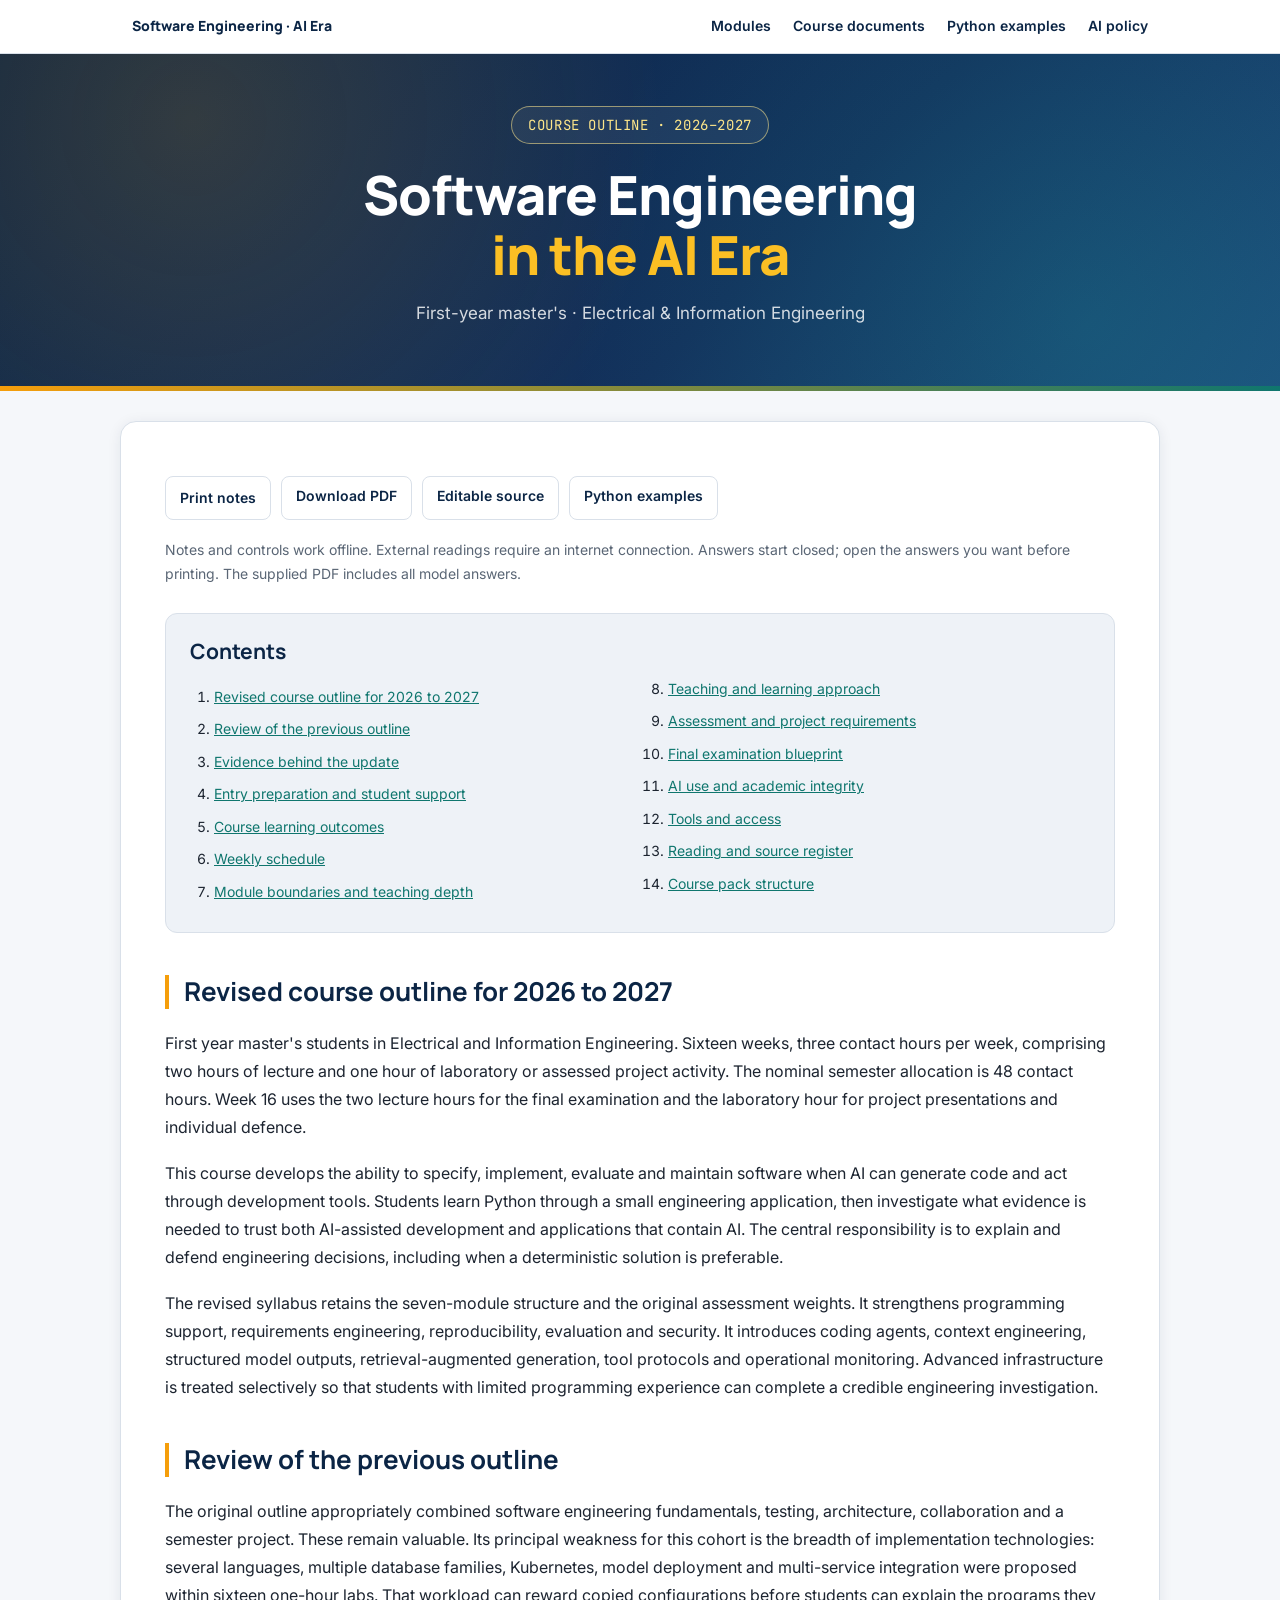
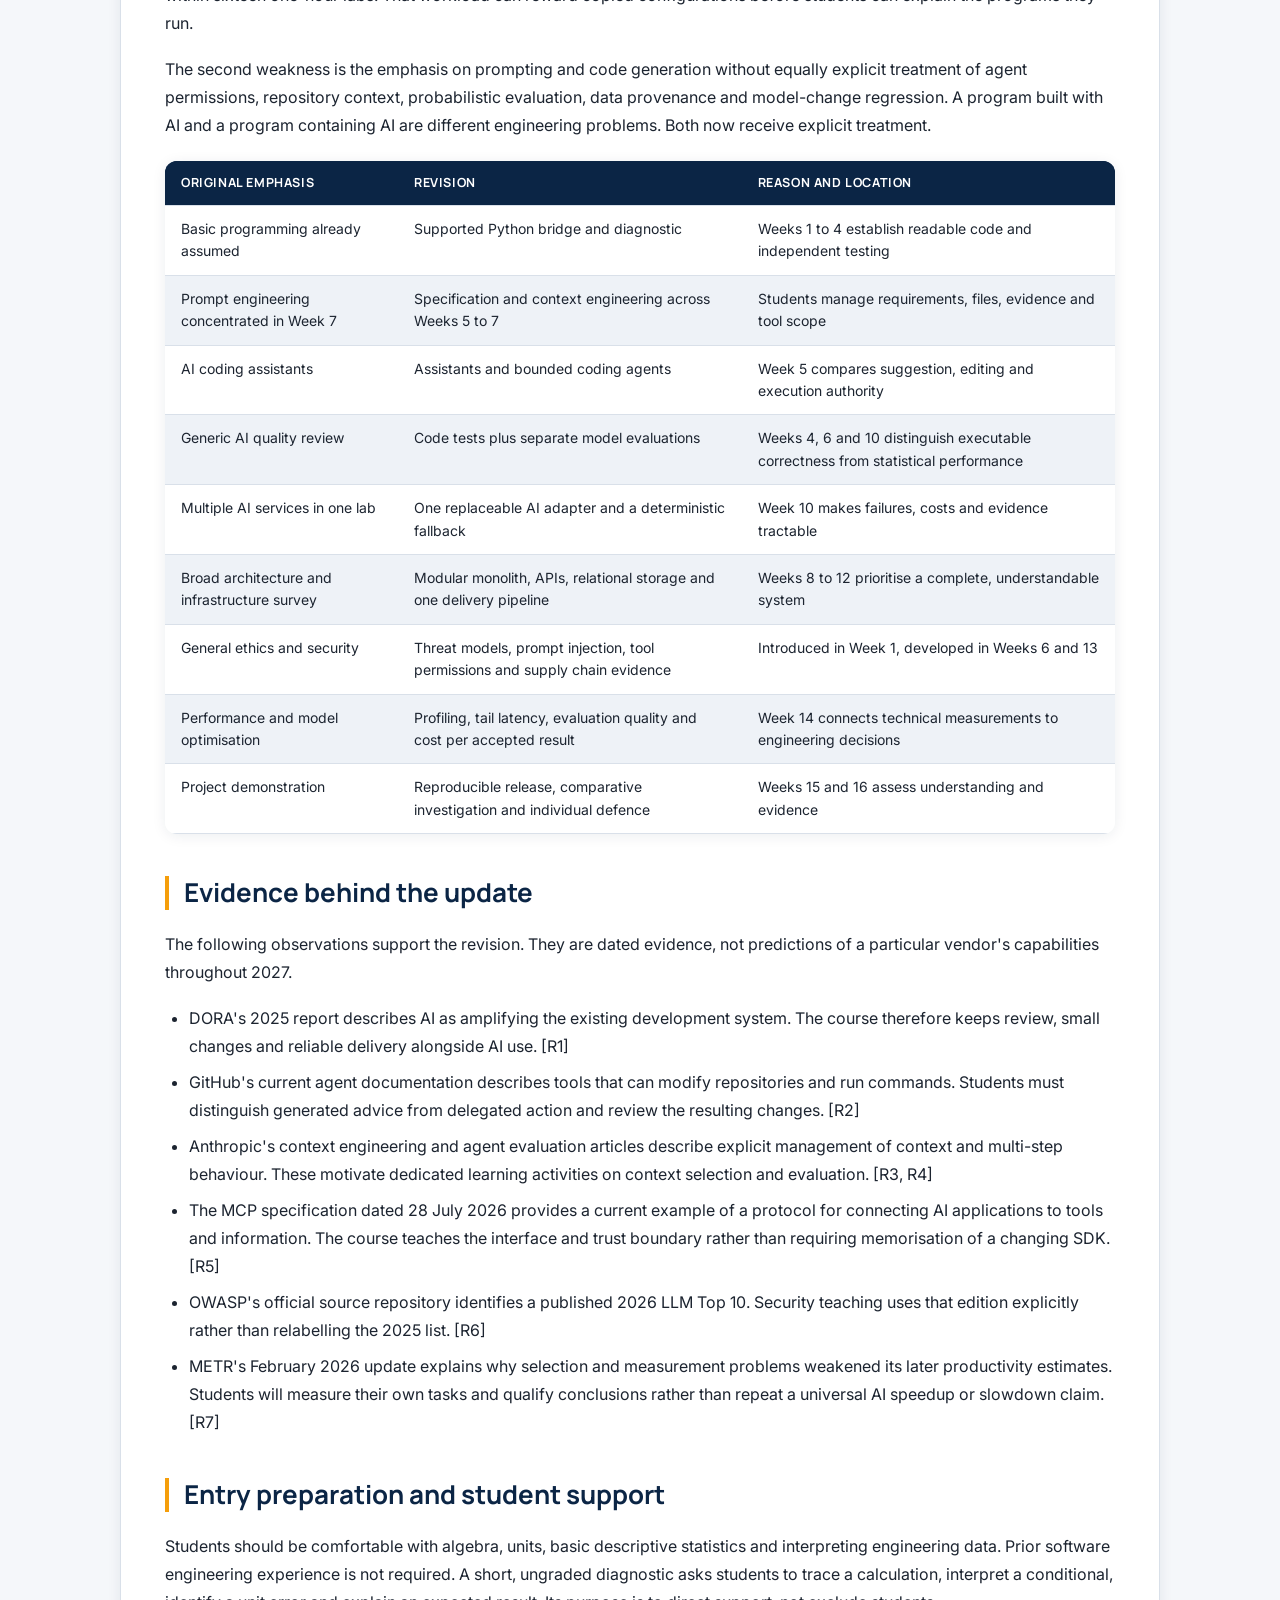
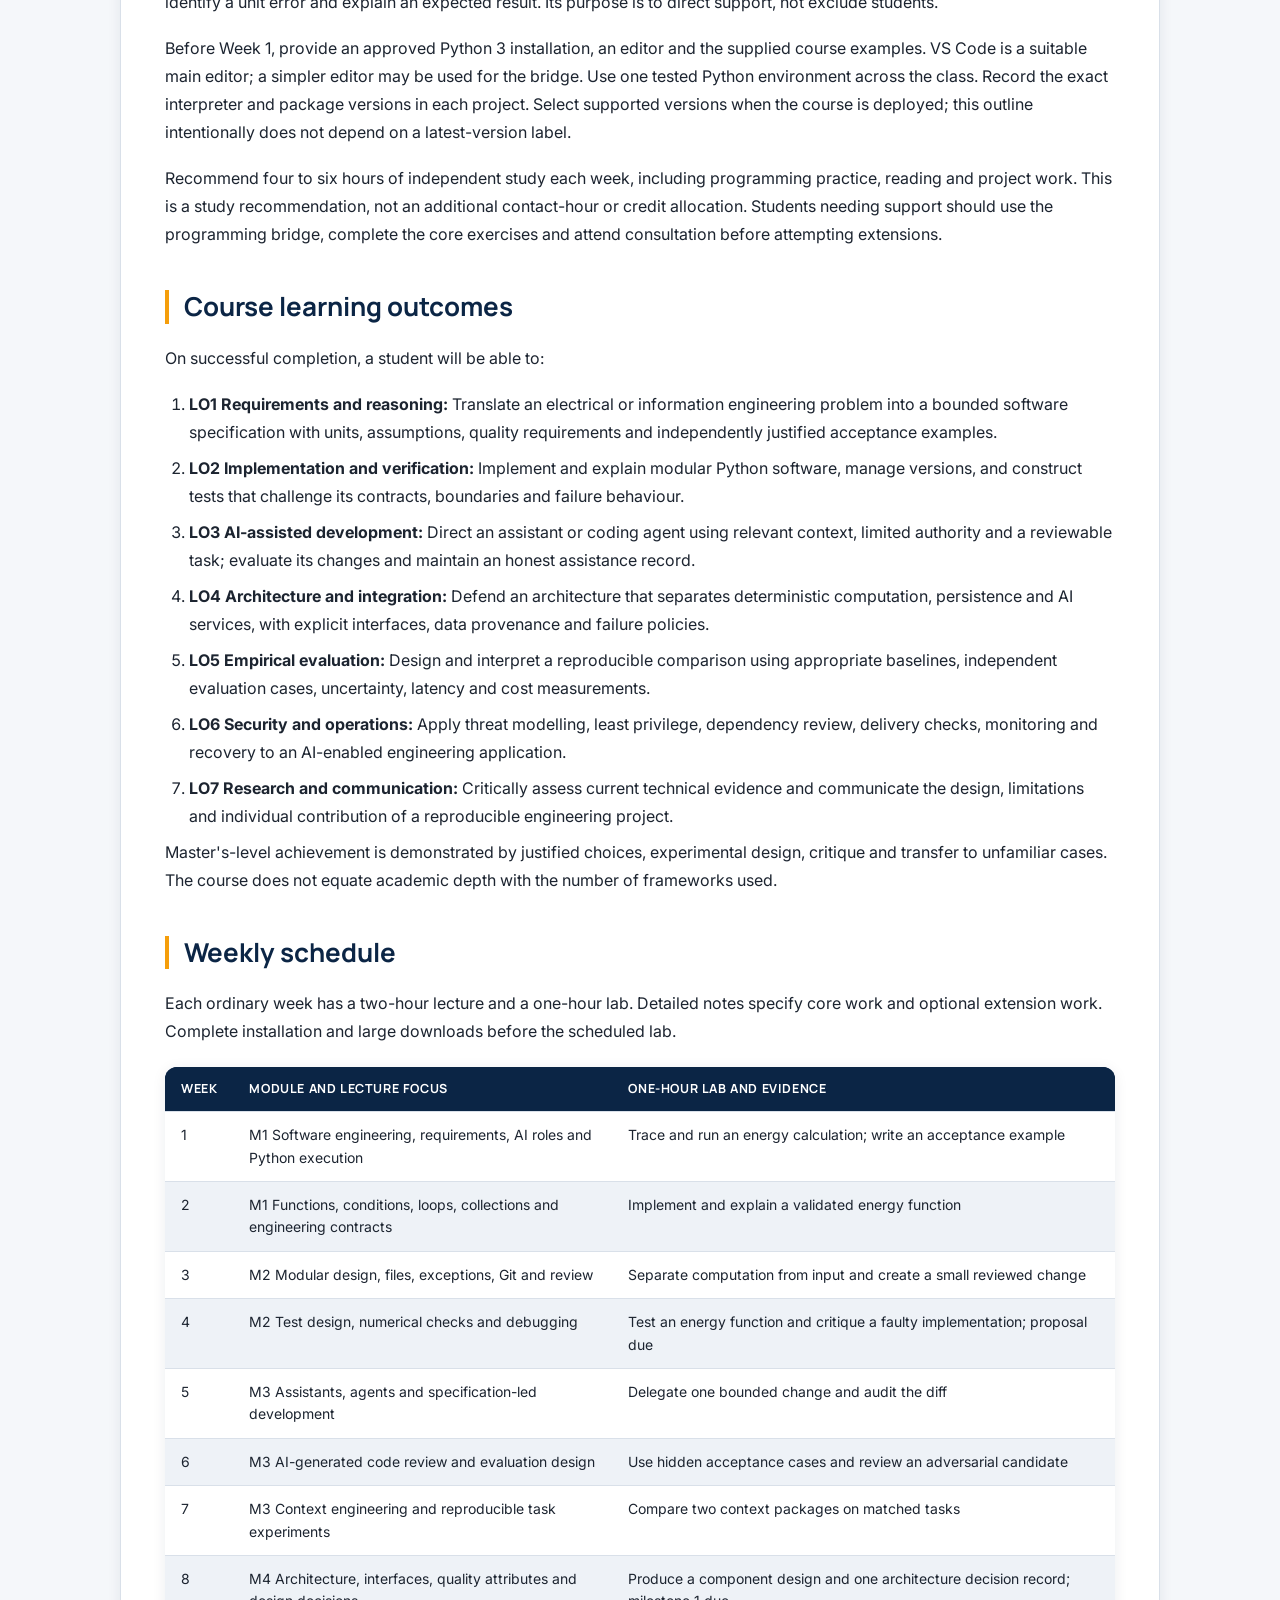
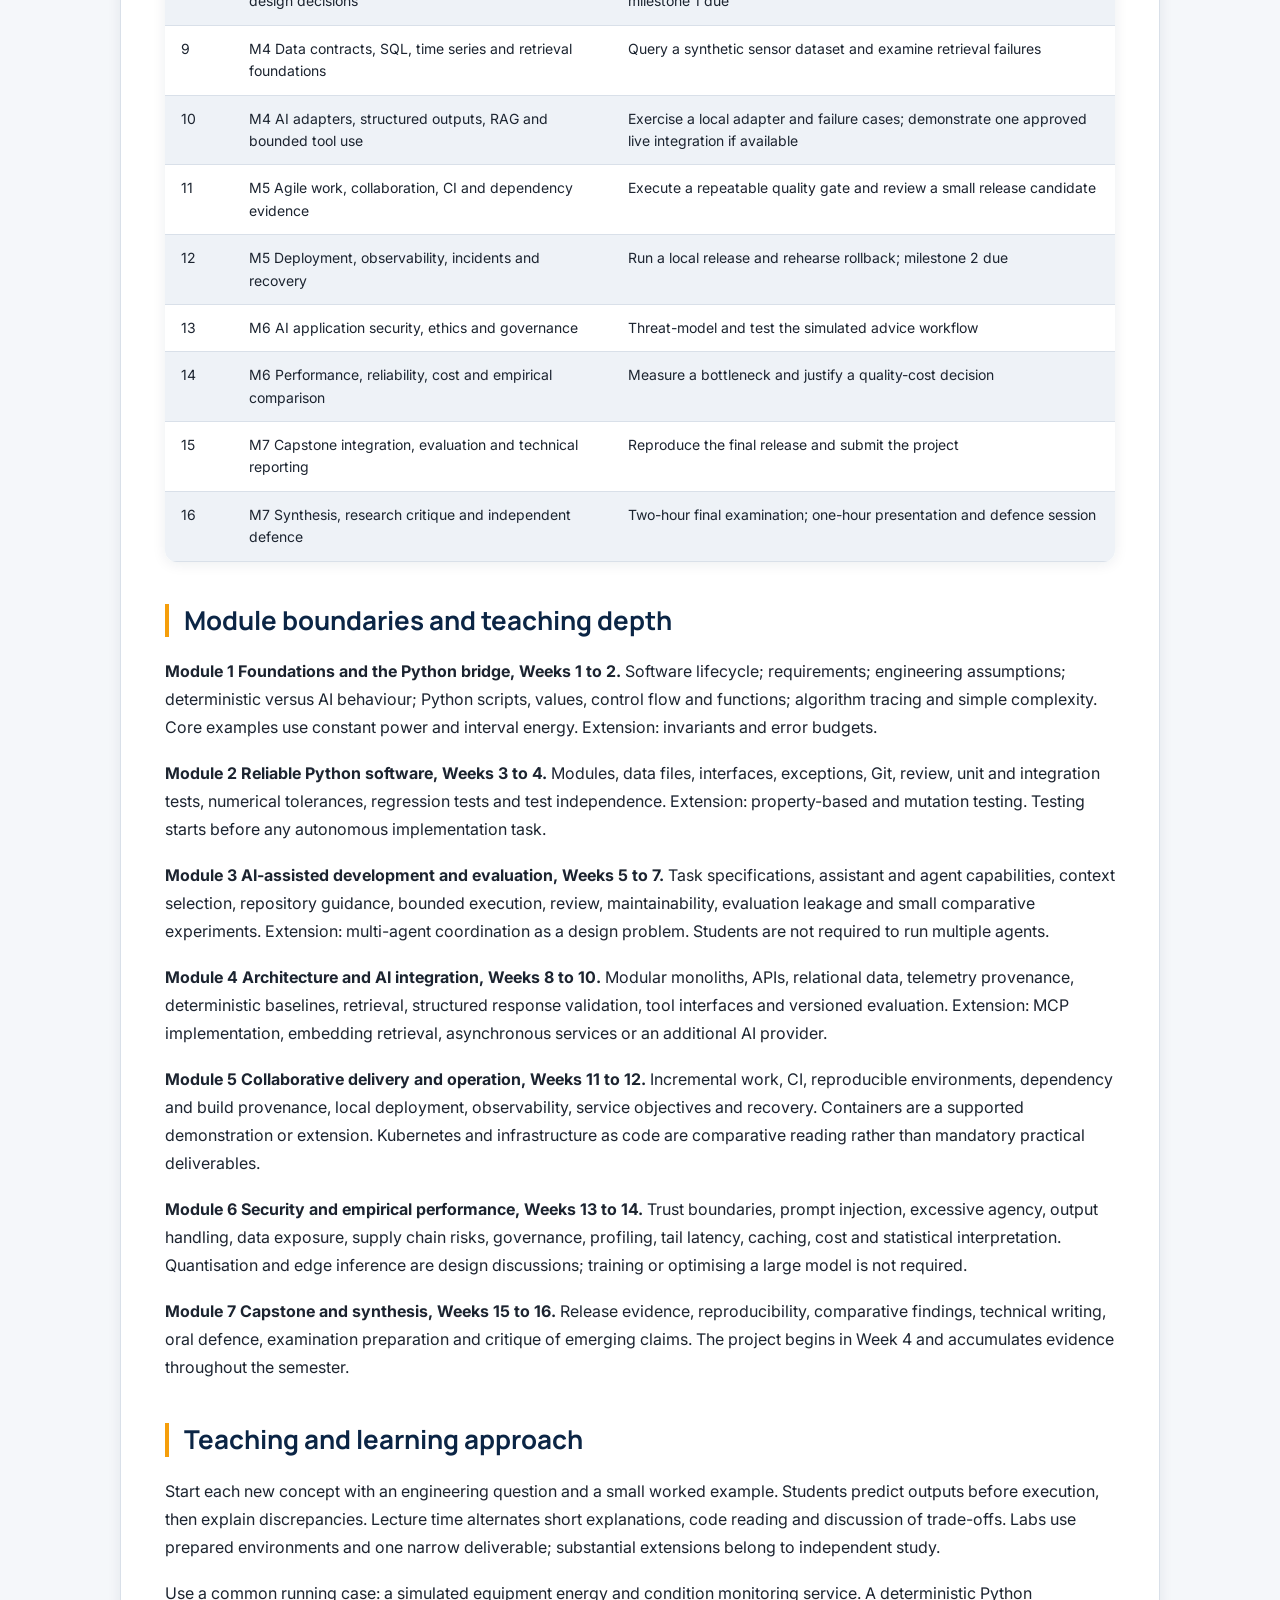
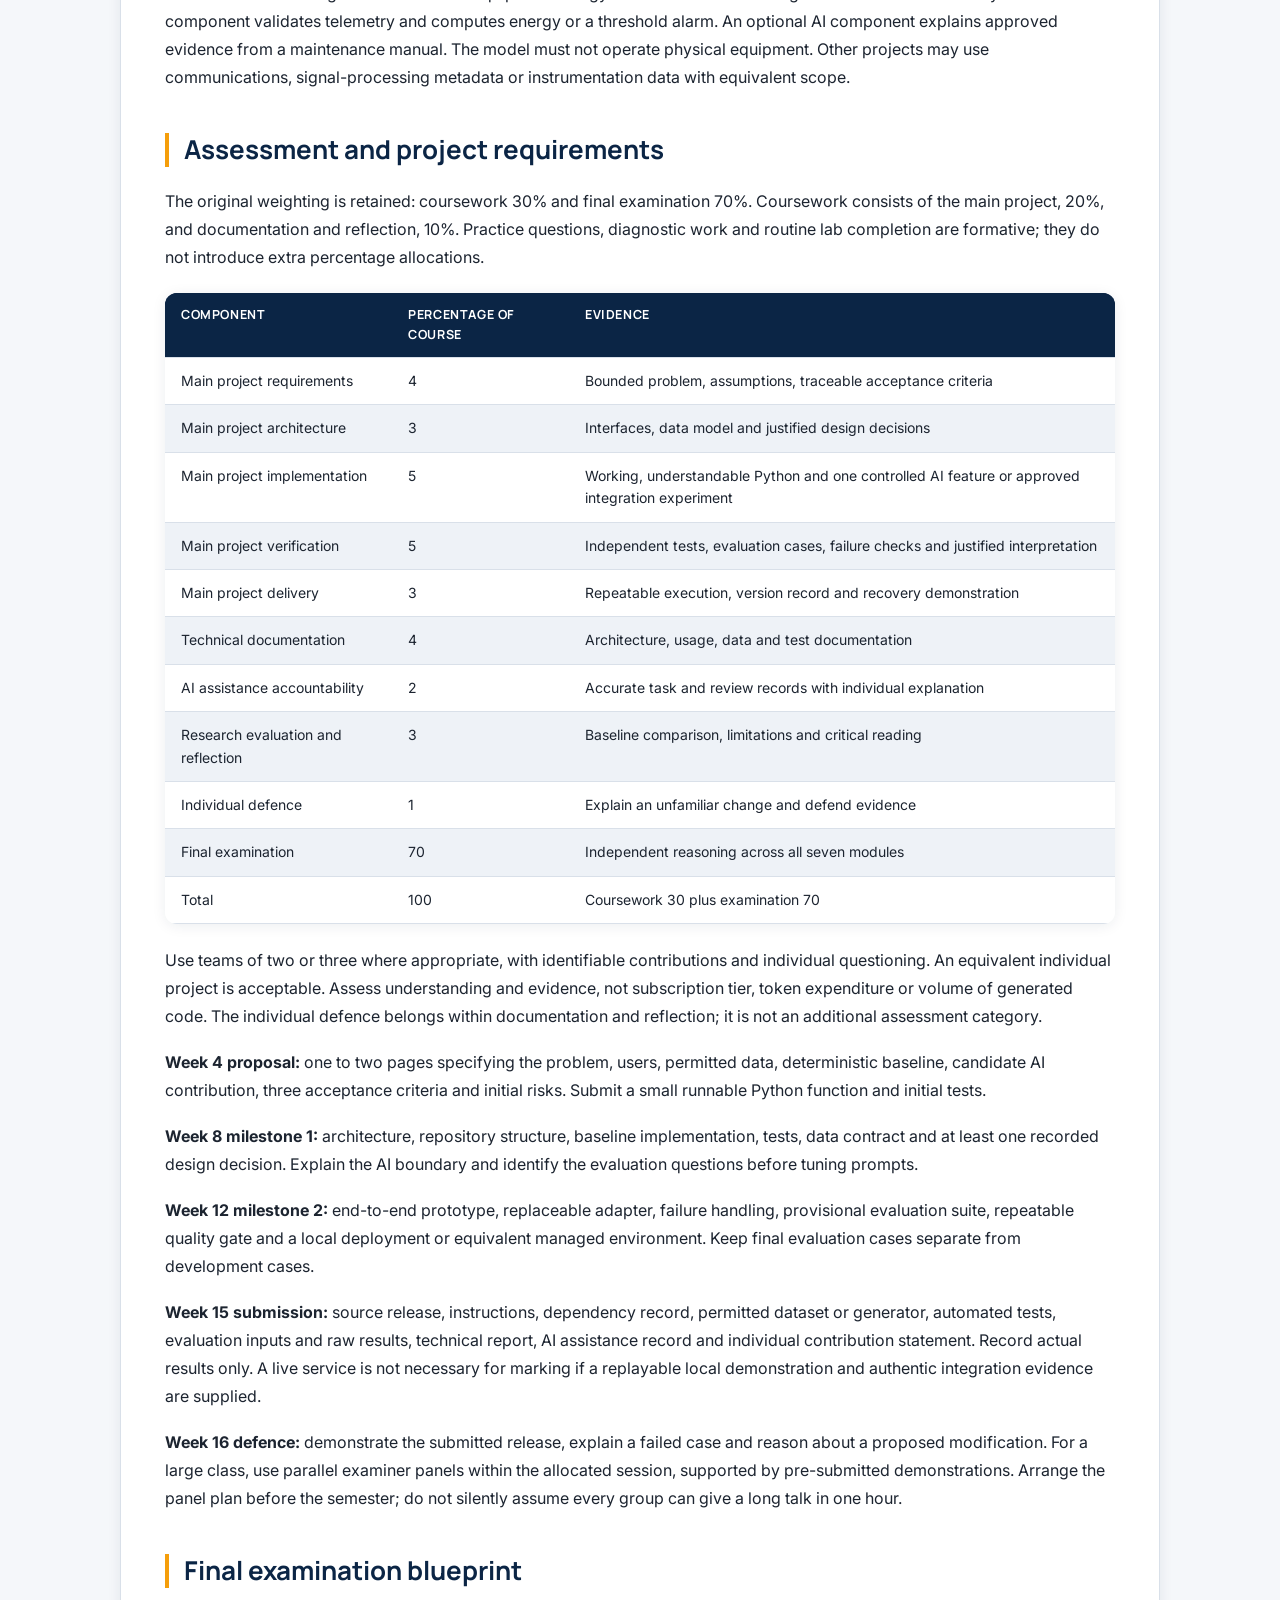
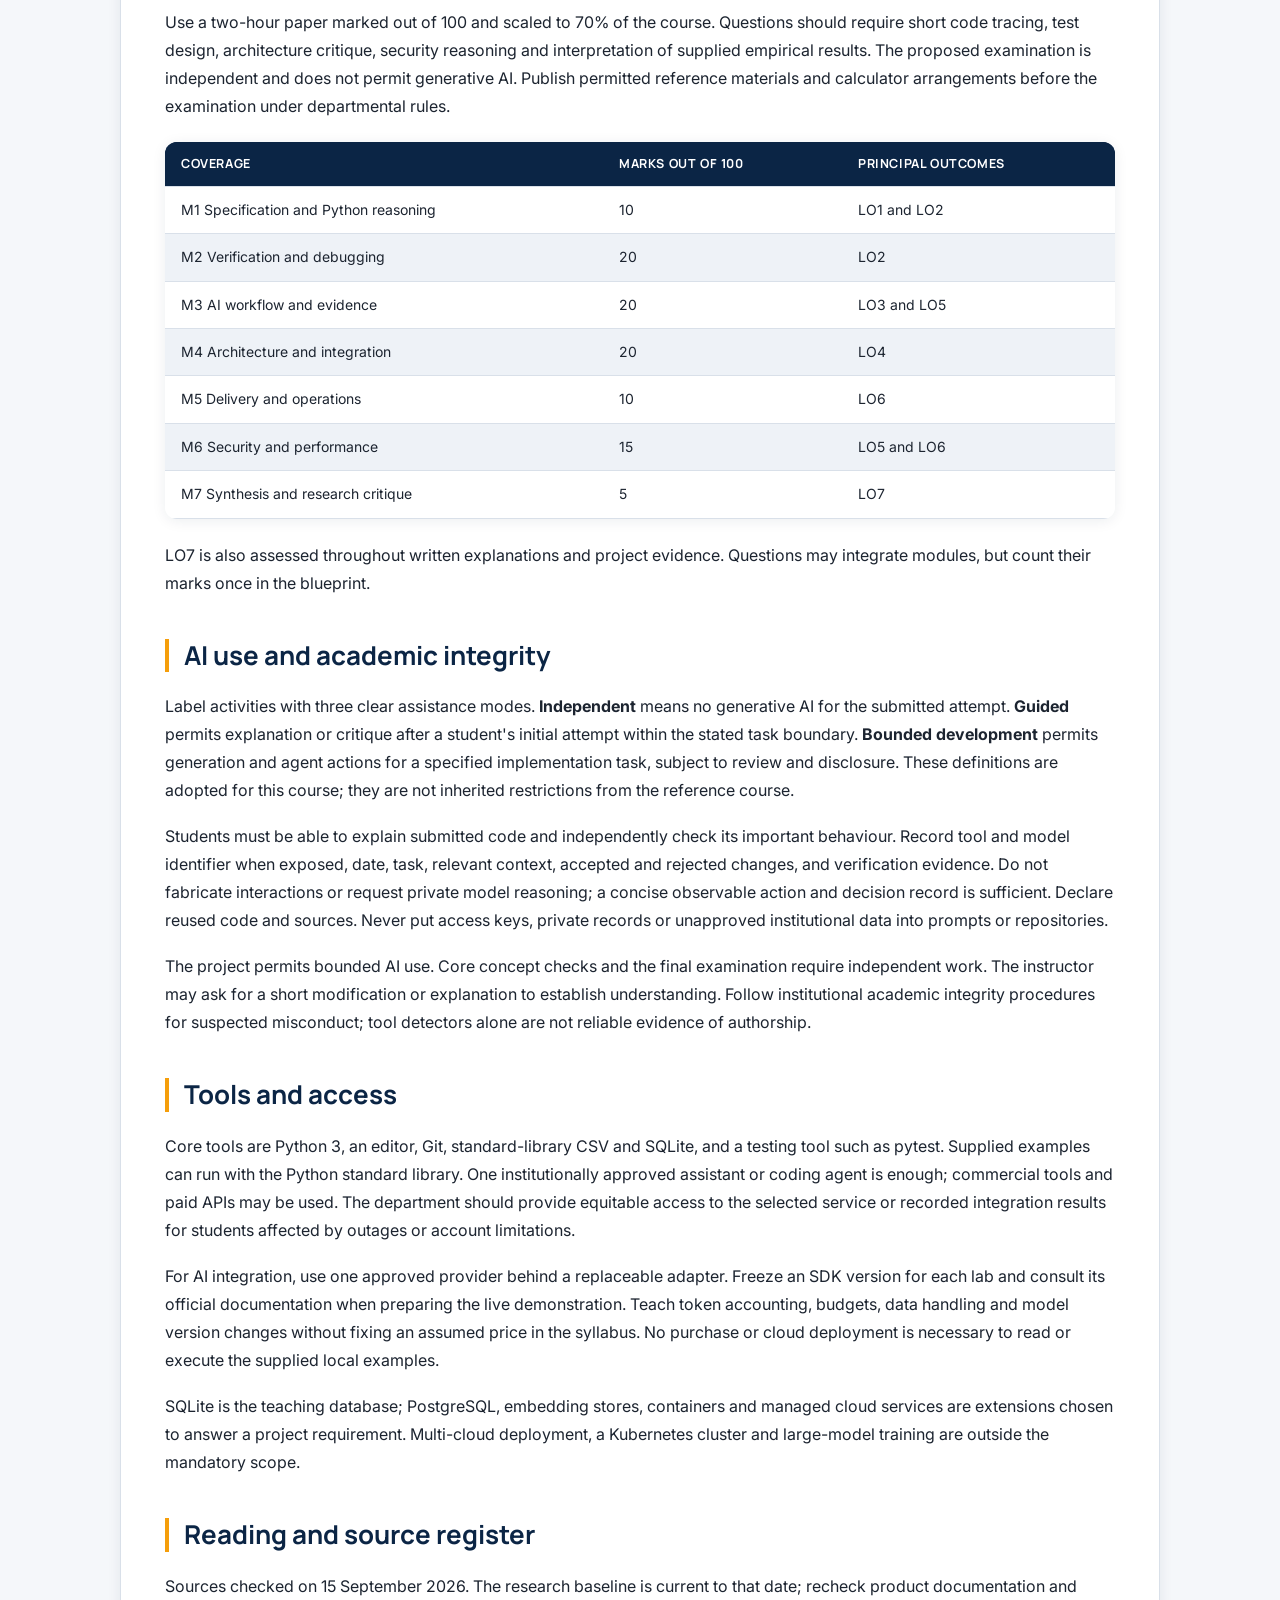
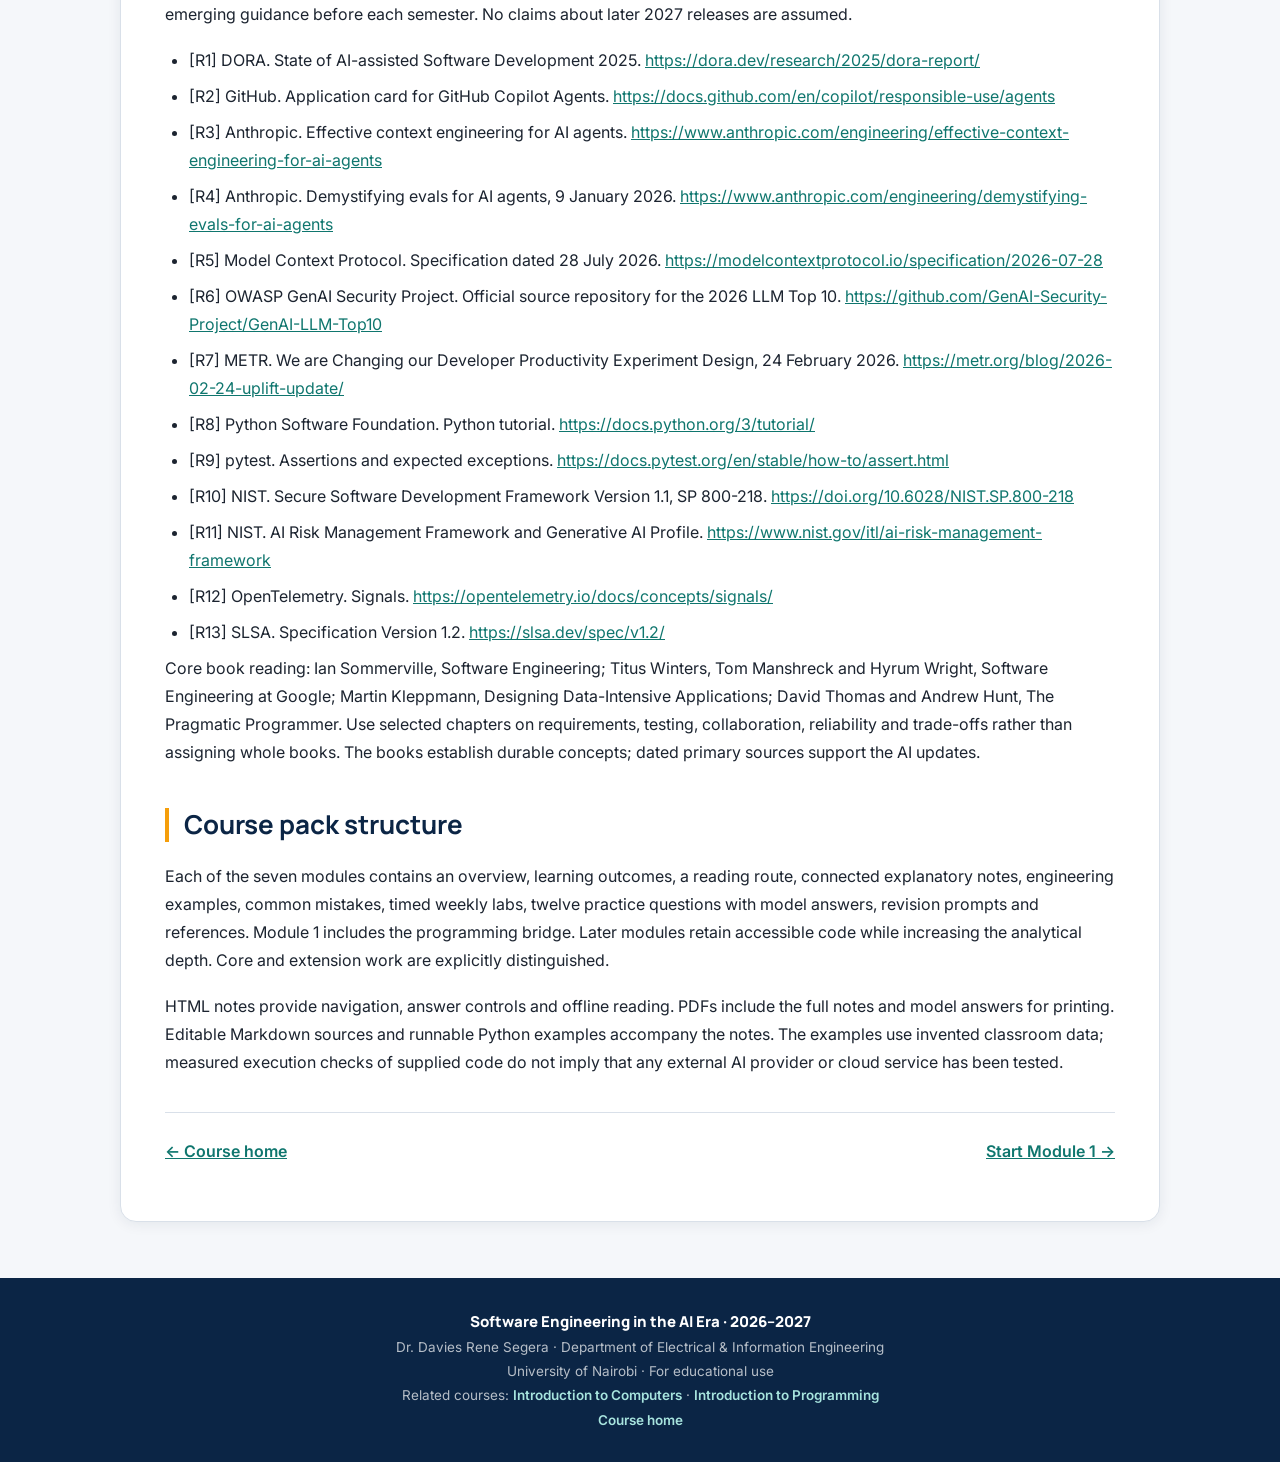
<file: course-outline.html>
<!doctype html><html lang="en"><head><meta charset="utf-8"><meta name="viewport" content="width=device-width, initial-scale=1"><meta name="theme-color" content="#0b2545"><meta name="description" content="Learning outcomes, the sixteen-week schedule, assessment, project requirements and AI-use policy."><title>Course outline · Software Engineering in the AI Era · University of Nairobi</title><link rel="preconnect" href="https://fonts.googleapis.com"><link rel="preconnect" href="https://fonts.gstatic.com" crossorigin><link href="https://fonts.googleapis.com/css2?family=Manrope:wght@600;700;800&amp;family=Inter:wght@400;500;600;700&amp;family=JetBrains+Mono:wght@400;600;700&amp;display=swap" rel="stylesheet"><link rel="icon" href="assets/favicon.svg" type="image/svg+xml"><link rel="stylesheet" href="assets/course.css"><script src="assets/course.js" defer></script></head><body><a class="skip-link" href="#main">Skip to content</a><nav class="site-nav" aria-label="Course navigation"><a class="brand" href="index.html">Software Engineering · AI Era</a><a href="index.html#modules">Modules</a><a href="index.html#documents">Course documents</a><a href="examples/index.html">Python examples</a><a href="index.html#ai-policy">AI policy</a></nav><header class="home"><span class="badge">Course outline · 2026–2027</span><h1>Software Engineering<br><span>in the AI Era</span></h1><p class="sub">First-year master's · Electrical &amp; Information Engineering</p></header><main id="main" class="reading"><div class="toolbar"><button id="print-notes" type="button">Print notes</button><a class="download" href="pdf/Course_Outline.pdf">Download PDF</a><a class="download" href="source/Course_Outline.md">Editable source</a><a class="download" href="examples/index.html">Python examples</a></div>
<p class="reading-note">Notes and controls work offline. External readings require an internet connection. Answers start closed; open the answers you want before printing. The supplied PDF includes all model answers.</p>
<aside class="toc" aria-label="Contents"><h2>Contents</h2><ol><li><a href="#section-1">Revised course outline for 2026 to 2027</a></li><li><a href="#section-2">Review of the previous outline</a></li><li><a href="#section-3">Evidence behind the update</a></li><li><a href="#section-4">Entry preparation and student support</a></li><li><a href="#section-5">Course learning outcomes</a></li><li><a href="#section-6">Weekly schedule</a></li><li><a href="#section-7">Module boundaries and teaching depth</a></li><li><a href="#section-8">Teaching and learning approach</a></li><li><a href="#section-9">Assessment and project requirements</a></li><li><a href="#section-10">Final examination blueprint</a></li><li><a href="#section-11">AI use and academic integrity</a></li><li><a href="#section-12">Tools and access</a></li><li><a href="#section-13">Reading and source register</a></li><li><a href="#section-14">Course pack structure</a></li></ol></aside>
<h2 id="section-1">Revised course outline for 2026 to 2027</h2><p>First year master&#x27;s students in Electrical and Information Engineering. Sixteen weeks, three contact hours per week, comprising two hours of lecture and one hour of laboratory or assessed project activity. The nominal semester allocation is 48 contact hours. Week 16 uses the two lecture hours for the final examination and the laboratory hour for project presentations and individual defence.</p><p>This course develops the ability to specify, implement, evaluate and maintain software when AI can generate code and act through development tools. Students learn Python through a small engineering application, then investigate what evidence is needed to trust both AI-assisted development and applications that contain AI. The central responsibility is to explain and defend engineering decisions, including when a deterministic solution is preferable.</p><p>The revised syllabus retains the seven-module structure and the original assessment weights. It strengthens programming support, requirements engineering, reproducibility, evaluation and security. It introduces coding agents, context engineering, structured model outputs, retrieval-augmented generation, tool protocols and operational monitoring. Advanced infrastructure is treated selectively so that students with limited programming experience can complete a credible engineering investigation.</p><h2 id="section-2">Review of the previous outline</h2><p>The original outline appropriately combined software engineering fundamentals, testing, architecture, collaboration and a semester project. These remain valuable. Its principal weakness for this cohort is the breadth of implementation technologies: several languages, multiple database families, Kubernetes, model deployment and multi-service integration were proposed within sixteen one-hour labs. That workload can reward copied configurations before students can explain the programs they run.</p><p>The second weakness is the emphasis on prompting and code generation without equally explicit treatment of agent permissions, repository context, probabilistic evaluation, data provenance and model-change regression. A program built with AI and a program containing AI are different engineering problems. Both now receive explicit treatment.</p><div class="table-wrap"><table><thead><tr><th scope="col">Original emphasis</th><th scope="col">Revision</th><th scope="col">Reason and location</th></tr></thead><tbody><tr><td>Basic programming already assumed</td><td>Supported Python bridge and diagnostic</td><td>Weeks 1 to 4 establish readable code and independent testing</td></tr><tr><td>Prompt engineering concentrated in Week 7</td><td>Specification and context engineering across Weeks 5 to 7</td><td>Students manage requirements, files, evidence and tool scope</td></tr><tr><td>AI coding assistants</td><td>Assistants and bounded coding agents</td><td>Week 5 compares suggestion, editing and execution authority</td></tr><tr><td>Generic AI quality review</td><td>Code tests plus separate model evaluations</td><td>Weeks 4, 6 and 10 distinguish executable correctness from statistical performance</td></tr><tr><td>Multiple AI services in one lab</td><td>One replaceable AI adapter and a deterministic fallback</td><td>Week 10 makes failures, costs and evidence tractable</td></tr><tr><td>Broad architecture and infrastructure survey</td><td>Modular monolith, APIs, relational storage and one delivery pipeline</td><td>Weeks 8 to 12 prioritise a complete, understandable system</td></tr><tr><td>General ethics and security</td><td>Threat models, prompt injection, tool permissions and supply chain evidence</td><td>Introduced in Week 1, developed in Weeks 6 and 13</td></tr><tr><td>Performance and model optimisation</td><td>Profiling, tail latency, evaluation quality and cost per accepted result</td><td>Week 14 connects technical measurements to engineering decisions</td></tr><tr><td>Project demonstration</td><td>Reproducible release, comparative investigation and individual defence</td><td>Weeks 15 and 16 assess understanding and evidence</td></tr></tbody></table></div><h2 id="section-3">Evidence behind the update</h2><p>The following observations support the revision. They are dated evidence, not predictions of a particular vendor&#x27;s capabilities throughout 2027.</p><ul><li>DORA&#x27;s 2025 report describes AI as amplifying the existing development system. The course therefore keeps review, small changes and reliable delivery alongside AI use. [R1]</li><li>GitHub&#x27;s current agent documentation describes tools that can modify repositories and run commands. Students must distinguish generated advice from delegated action and review the resulting changes. [R2]</li><li>Anthropic&#x27;s context engineering and agent evaluation articles describe explicit management of context and multi-step behaviour. These motivate dedicated learning activities on context selection and evaluation. [R3, R4]</li><li>The MCP specification dated 28 July 2026 provides a current example of a protocol for connecting AI applications to tools and information. The course teaches the interface and trust boundary rather than requiring memorisation of a changing SDK. [R5]</li><li>OWASP&#x27;s official source repository identifies a published 2026 LLM Top 10. Security teaching uses that edition explicitly rather than relabelling the 2025 list. [R6]</li><li>METR&#x27;s February 2026 update explains why selection and measurement problems weakened its later productivity estimates. Students will measure their own tasks and qualify conclusions rather than repeat a universal AI speedup or slowdown claim. [R7]</li></ul><h2 id="section-4">Entry preparation and student support</h2><p>Students should be comfortable with algebra, units, basic descriptive statistics and interpreting engineering data. Prior software engineering experience is not required. A short, ungraded diagnostic asks students to trace a calculation, interpret a conditional, identify a unit error and explain an expected result. Its purpose is to direct support, not exclude students.</p><p>Before Week 1, provide an approved Python 3 installation, an editor and the supplied course examples. VS Code is a suitable main editor; a simpler editor may be used for the bridge. Use one tested Python environment across the class. Record the exact interpreter and package versions in each project. Select supported versions when the course is deployed; this outline intentionally does not depend on a latest-version label.</p><p>Recommend four to six hours of independent study each week, including programming practice, reading and project work. This is a study recommendation, not an additional contact-hour or credit allocation. Students needing support should use the programming bridge, complete the core exercises and attend consultation before attempting extensions.</p><h2 id="section-5">Course learning outcomes</h2><p>On successful completion, a student will be able to:</p><ol><li><b>LO1 Requirements and reasoning:</b> Translate an electrical or information engineering problem into a bounded software specification with units, assumptions, quality requirements and independently justified acceptance examples.</li><li><b>LO2 Implementation and verification:</b> Implement and explain modular Python software, manage versions, and construct tests that challenge its contracts, boundaries and failure behaviour.</li><li><b>LO3 AI-assisted development:</b> Direct an assistant or coding agent using relevant context, limited authority and a reviewable task; evaluate its changes and maintain an honest assistance record.</li><li><b>LO4 Architecture and integration:</b> Defend an architecture that separates deterministic computation, persistence and AI services, with explicit interfaces, data provenance and failure policies.</li><li><b>LO5 Empirical evaluation:</b> Design and interpret a reproducible comparison using appropriate baselines, independent evaluation cases, uncertainty, latency and cost measurements.</li><li><b>LO6 Security and operations:</b> Apply threat modelling, least privilege, dependency review, delivery checks, monitoring and recovery to an AI-enabled engineering application.</li><li><b>LO7 Research and communication:</b> Critically assess current technical evidence and communicate the design, limitations and individual contribution of a reproducible engineering project.</li></ol><p>Master&#x27;s-level achievement is demonstrated by justified choices, experimental design, critique and transfer to unfamiliar cases. The course does not equate academic depth with the number of frameworks used.</p><h2 id="section-6">Weekly schedule</h2><p>Each ordinary week has a two-hour lecture and a one-hour lab. Detailed notes specify core work and optional extension work. Complete installation and large downloads before the scheduled lab.</p><div class="table-wrap"><table><thead><tr><th scope="col">Week</th><th scope="col">Module and lecture focus</th><th scope="col">One-hour lab and evidence</th></tr></thead><tbody><tr><td>1</td><td>M1 Software engineering, requirements, AI roles and Python execution</td><td>Trace and run an energy calculation; write an acceptance example</td></tr><tr><td>2</td><td>M1 Functions, conditions, loops, collections and engineering contracts</td><td>Implement and explain a validated energy function</td></tr><tr><td>3</td><td>M2 Modular design, files, exceptions, Git and review</td><td>Separate computation from input and create a small reviewed change</td></tr><tr><td>4</td><td>M2 Test design, numerical checks and debugging</td><td>Test an energy function and critique a faulty implementation; proposal due</td></tr><tr><td>5</td><td>M3 Assistants, agents and specification-led development</td><td>Delegate one bounded change and audit the diff</td></tr><tr><td>6</td><td>M3 AI-generated code review and evaluation design</td><td>Use hidden acceptance cases and review an adversarial candidate</td></tr><tr><td>7</td><td>M3 Context engineering and reproducible task experiments</td><td>Compare two context packages on matched tasks</td></tr><tr><td>8</td><td>M4 Architecture, interfaces, quality attributes and design decisions</td><td>Produce a component design and one architecture decision record; milestone 1 due</td></tr><tr><td>9</td><td>M4 Data contracts, SQL, time series and retrieval foundations</td><td>Query a synthetic sensor dataset and examine retrieval failures</td></tr><tr><td>10</td><td>M4 AI adapters, structured outputs, RAG and bounded tool use</td><td>Exercise a local adapter and failure cases; demonstrate one approved live integration if available</td></tr><tr><td>11</td><td>M5 Agile work, collaboration, CI and dependency evidence</td><td>Execute a repeatable quality gate and review a small release candidate</td></tr><tr><td>12</td><td>M5 Deployment, observability, incidents and recovery</td><td>Run a local release and rehearse rollback; milestone 2 due</td></tr><tr><td>13</td><td>M6 AI application security, ethics and governance</td><td>Threat-model and test the simulated advice workflow</td></tr><tr><td>14</td><td>M6 Performance, reliability, cost and empirical comparison</td><td>Measure a bottleneck and justify a quality-cost decision</td></tr><tr><td>15</td><td>M7 Capstone integration, evaluation and technical reporting</td><td>Reproduce the final release and submit the project</td></tr><tr><td>16</td><td>M7 Synthesis, research critique and independent defence</td><td>Two-hour final examination; one-hour presentation and defence session</td></tr></tbody></table></div><h2 id="section-7">Module boundaries and teaching depth</h2><p><b>Module 1 Foundations and the Python bridge, Weeks 1 to 2.</b> Software lifecycle; requirements; engineering assumptions; deterministic versus AI behaviour; Python scripts, values, control flow and functions; algorithm tracing and simple complexity. Core examples use constant power and interval energy. Extension: invariants and error budgets.</p><p><b>Module 2 Reliable Python software, Weeks 3 to 4.</b> Modules, data files, interfaces, exceptions, Git, review, unit and integration tests, numerical tolerances, regression tests and test independence. Extension: property-based and mutation testing. Testing starts before any autonomous implementation task.</p><p><b>Module 3 AI-assisted development and evaluation, Weeks 5 to 7.</b> Task specifications, assistant and agent capabilities, context selection, repository guidance, bounded execution, review, maintainability, evaluation leakage and small comparative experiments. Extension: multi-agent coordination as a design problem. Students are not required to run multiple agents.</p><p><b>Module 4 Architecture and AI integration, Weeks 8 to 10.</b> Modular monoliths, APIs, relational data, telemetry provenance, deterministic baselines, retrieval, structured response validation, tool interfaces and versioned evaluation. Extension: MCP implementation, embedding retrieval, asynchronous services or an additional AI provider.</p><p><b>Module 5 Collaborative delivery and operation, Weeks 11 to 12.</b> Incremental work, CI, reproducible environments, dependency and build provenance, local deployment, observability, service objectives and recovery. Containers are a supported demonstration or extension. Kubernetes and infrastructure as code are comparative reading rather than mandatory practical deliverables.</p><p><b>Module 6 Security and empirical performance, Weeks 13 to 14.</b> Trust boundaries, prompt injection, excessive agency, output handling, data exposure, supply chain risks, governance, profiling, tail latency, caching, cost and statistical interpretation. Quantisation and edge inference are design discussions; training or optimising a large model is not required.</p><p><b>Module 7 Capstone and synthesis, Weeks 15 to 16.</b> Release evidence, reproducibility, comparative findings, technical writing, oral defence, examination preparation and critique of emerging claims. The project begins in Week 4 and accumulates evidence throughout the semester.</p><h2 id="section-8">Teaching and learning approach</h2><p>Start each new concept with an engineering question and a small worked example. Students predict outputs before execution, then explain discrepancies. Lecture time alternates short explanations, code reading and discussion of trade-offs. Labs use prepared environments and one narrow deliverable; substantial extensions belong to independent study.</p><p>Use a common running case: a simulated equipment energy and condition monitoring service. A deterministic Python component validates telemetry and computes energy or a threshold alarm. An optional AI component explains approved evidence from a maintenance manual. The model must not operate physical equipment. Other projects may use communications, signal-processing metadata or instrumentation data with equivalent scope.</p><h2 id="section-9">Assessment and project requirements</h2><p>The original weighting is retained: coursework 30% and final examination 70%. Coursework consists of the main project, 20%, and documentation and reflection, 10%. Practice questions, diagnostic work and routine lab completion are formative; they do not introduce extra percentage allocations.</p><div class="table-wrap"><table><thead><tr><th scope="col">Component</th><th scope="col">Percentage of course</th><th scope="col">Evidence</th></tr></thead><tbody><tr><td>Main project requirements</td><td>4</td><td>Bounded problem, assumptions, traceable acceptance criteria</td></tr><tr><td>Main project architecture</td><td>3</td><td>Interfaces, data model and justified design decisions</td></tr><tr><td>Main project implementation</td><td>5</td><td>Working, understandable Python and one controlled AI feature or approved integration experiment</td></tr><tr><td>Main project verification</td><td>5</td><td>Independent tests, evaluation cases, failure checks and justified interpretation</td></tr><tr><td>Main project delivery</td><td>3</td><td>Repeatable execution, version record and recovery demonstration</td></tr><tr><td>Technical documentation</td><td>4</td><td>Architecture, usage, data and test documentation</td></tr><tr><td>AI assistance accountability</td><td>2</td><td>Accurate task and review records with individual explanation</td></tr><tr><td>Research evaluation and reflection</td><td>3</td><td>Baseline comparison, limitations and critical reading</td></tr><tr><td>Individual defence</td><td>1</td><td>Explain an unfamiliar change and defend evidence</td></tr><tr><td>Final examination</td><td>70</td><td>Independent reasoning across all seven modules</td></tr><tr><td>Total</td><td>100</td><td>Coursework 30 plus examination 70</td></tr></tbody></table></div><p>Use teams of two or three where appropriate, with identifiable contributions and individual questioning. An equivalent individual project is acceptable. Assess understanding and evidence, not subscription tier, token expenditure or volume of generated code. The individual defence belongs within documentation and reflection; it is not an additional assessment category.</p><p><b>Week 4 proposal:</b> one to two pages specifying the problem, users, permitted data, deterministic baseline, candidate AI contribution, three acceptance criteria and initial risks. Submit a small runnable Python function and initial tests.</p><p><b>Week 8 milestone 1:</b> architecture, repository structure, baseline implementation, tests, data contract and at least one recorded design decision. Explain the AI boundary and identify the evaluation questions before tuning prompts.</p><p><b>Week 12 milestone 2:</b> end-to-end prototype, replaceable adapter, failure handling, provisional evaluation suite, repeatable quality gate and a local deployment or equivalent managed environment. Keep final evaluation cases separate from development cases.</p><p><b>Week 15 submission:</b> source release, instructions, dependency record, permitted dataset or generator, automated tests, evaluation inputs and raw results, technical report, AI assistance record and individual contribution statement. Record actual results only. A live service is not necessary for marking if a replayable local demonstration and authentic integration evidence are supplied.</p><p><b>Week 16 defence:</b> demonstrate the submitted release, explain a failed case and reason about a proposed modification. For a large class, use parallel examiner panels within the allocated session, supported by pre-submitted demonstrations. Arrange the panel plan before the semester; do not silently assume every group can give a long talk in one hour.</p><h2 id="section-10">Final examination blueprint</h2><p>Use a two-hour paper marked out of 100 and scaled to 70% of the course. Questions should require short code tracing, test design, architecture critique, security reasoning and interpretation of supplied empirical results. The proposed examination is independent and does not permit generative AI. Publish permitted reference materials and calculator arrangements before the examination under departmental rules.</p><div class="table-wrap"><table><thead><tr><th scope="col">Coverage</th><th scope="col">Marks out of 100</th><th scope="col">Principal outcomes</th></tr></thead><tbody><tr><td>M1 Specification and Python reasoning</td><td>10</td><td>LO1 and LO2</td></tr><tr><td>M2 Verification and debugging</td><td>20</td><td>LO2</td></tr><tr><td>M3 AI workflow and evidence</td><td>20</td><td>LO3 and LO5</td></tr><tr><td>M4 Architecture and integration</td><td>20</td><td>LO4</td></tr><tr><td>M5 Delivery and operations</td><td>10</td><td>LO6</td></tr><tr><td>M6 Security and performance</td><td>15</td><td>LO5 and LO6</td></tr><tr><td>M7 Synthesis and research critique</td><td>5</td><td>LO7</td></tr></tbody></table></div><p>LO7 is also assessed throughout written explanations and project evidence. Questions may integrate modules, but count their marks once in the blueprint.</p><h2 id="section-11">AI use and academic integrity</h2><p>Label activities with three clear assistance modes. <b>Independent</b> means no generative AI for the submitted attempt. <b>Guided</b> permits explanation or critique after a student&#x27;s initial attempt within the stated task boundary. <b>Bounded development</b> permits generation and agent actions for a specified implementation task, subject to review and disclosure. These definitions are adopted for this course; they are not inherited restrictions from the reference course.</p><p>Students must be able to explain submitted code and independently check its important behaviour. Record tool and model identifier when exposed, date, task, relevant context, accepted and rejected changes, and verification evidence. Do not fabricate interactions or request private model reasoning; a concise observable action and decision record is sufficient. Declare reused code and sources. Never put access keys, private records or unapproved institutional data into prompts or repositories.</p><p>The project permits bounded AI use. Core concept checks and the final examination require independent work. The instructor may ask for a short modification or explanation to establish understanding. Follow institutional academic integrity procedures for suspected misconduct; tool detectors alone are not reliable evidence of authorship.</p><h2 id="section-12">Tools and access</h2><p>Core tools are Python 3, an editor, Git, standard-library CSV and SQLite, and a testing tool such as pytest. Supplied examples can run with the Python standard library. One institutionally approved assistant or coding agent is enough; commercial tools and paid APIs may be used. The department should provide equitable access to the selected service or recorded integration results for students affected by outages or account limitations.</p><p>For AI integration, use one approved provider behind a replaceable adapter. Freeze an SDK version for each lab and consult its official documentation when preparing the live demonstration. Teach token accounting, budgets, data handling and model version changes without fixing an assumed price in the syllabus. No purchase or cloud deployment is necessary to read or execute the supplied local examples.</p><p>SQLite is the teaching database; PostgreSQL, embedding stores, containers and managed cloud services are extensions chosen to answer a project requirement. Multi-cloud deployment, a Kubernetes cluster and large-model training are outside the mandatory scope.</p><h2 id="section-13">Reading and source register</h2><p>Sources checked on 15 September 2026. The research baseline is current to that date; recheck product documentation and emerging guidance before each semester. No claims about later 2027 releases are assumed.</p><ul><li>[R1] DORA. State of AI-assisted Software Development 2025. <a href="https://dora.dev/research/2025/dora-report/">https://dora.dev/research/2025/dora-report/</a></li><li>[R2] GitHub. Application card for GitHub Copilot Agents. <a href="https://docs.github.com/en/copilot/responsible-use/agents">https://docs.github.com/en/copilot/responsible-use/agents</a></li><li>[R3] Anthropic. Effective context engineering for AI agents. <a href="https://www.anthropic.com/engineering/effective-context-engineering-for-ai-agents">https://www.anthropic.com/engineering/effective-context-engineering-for-ai-agents</a></li><li>[R4] Anthropic. Demystifying evals for AI agents, 9 January 2026. <a href="https://www.anthropic.com/engineering/demystifying-evals-for-ai-agents">https://www.anthropic.com/engineering/demystifying-evals-for-ai-agents</a></li><li>[R5] Model Context Protocol. Specification dated 28 July 2026. <a href="https://modelcontextprotocol.io/specification/2026-07-28">https://modelcontextprotocol.io/specification/2026-07-28</a></li><li>[R6] OWASP GenAI Security Project. Official source repository for the 2026 LLM Top 10. <a href="https://github.com/GenAI-Security-Project/GenAI-LLM-Top10">https://github.com/GenAI-Security-Project/GenAI-LLM-Top10</a></li><li>[R7] METR. We are Changing our Developer Productivity Experiment Design, 24 February 2026. <a href="https://metr.org/blog/2026-02-24-uplift-update/">https://metr.org/blog/2026-02-24-uplift-update/</a></li><li>[R8] Python Software Foundation. Python tutorial. <a href="https://docs.python.org/3/tutorial/">https://docs.python.org/3/tutorial/</a></li><li>[R9] pytest. Assertions and expected exceptions. <a href="https://docs.pytest.org/en/stable/how-to/assert.html">https://docs.pytest.org/en/stable/how-to/assert.html</a></li><li>[R10] NIST. Secure Software Development Framework Version 1.1, SP 800-218. <a href="https://doi.org/10.6028/NIST.SP.800-218">https://doi.org/10.6028/NIST.SP.800-218</a></li><li>[R11] NIST. AI Risk Management Framework and Generative AI Profile. <a href="https://www.nist.gov/itl/ai-risk-management-framework">https://www.nist.gov/itl/ai-risk-management-framework</a></li><li>[R12] OpenTelemetry. Signals. <a href="https://opentelemetry.io/docs/concepts/signals/">https://opentelemetry.io/docs/concepts/signals/</a></li><li>[R13] SLSA. Specification Version 1.2. <a href="https://slsa.dev/spec/v1.2/">https://slsa.dev/spec/v1.2/</a></li></ul><p>Core book reading: Ian Sommerville, Software Engineering; Titus Winters, Tom Manshreck and Hyrum Wright, Software Engineering at Google; Martin Kleppmann, Designing Data-Intensive Applications; David Thomas and Andrew Hunt, The Pragmatic Programmer. Use selected chapters on requirements, testing, collaboration, reliability and trade-offs rather than assigning whole books. The books establish durable concepts; dated primary sources support the AI updates.</p><h2 id="section-14">Course pack structure</h2><p>Each of the seven modules contains an overview, learning outcomes, a reading route, connected explanatory notes, engineering examples, common mistakes, timed weekly labs, twelve practice questions with model answers, revision prompts and references. Module 1 includes the programming bridge. Later modules retain accessible code while increasing the analytical depth. Core and extension work are explicitly distinguished.</p><p>HTML notes provide navigation, answer controls and offline reading. PDFs include the full notes and model answers for printing. Editable Markdown sources and runnable Python examples accompany the notes. The examples use invented classroom data; measured execution checks of supplied code do not imply that any external AI provider or cloud service has been tested.</p><nav class="course-pager" aria-label="Course navigation"><a href="index.html">← Course home</a><a href="module-1.html">Start Module 1 →</a></nav></main><footer class="home"><p class="course">Software Engineering in the AI Era · 2026–2027</p><p>Dr. Davies Rene Segera · Department of Electrical &amp; Information Engineering<br>University of Nairobi · For educational use</p><p class="related">Related courses: <a href="https://daviessegera.github.io/fee3131/">Introduction to Computers</a> · <a href="https://daviessegera.github.io/introduction-to-programming/">Introduction to Programming</a></p><p><a href="index.html">Course home</a></p></footer></body></html>
</file>
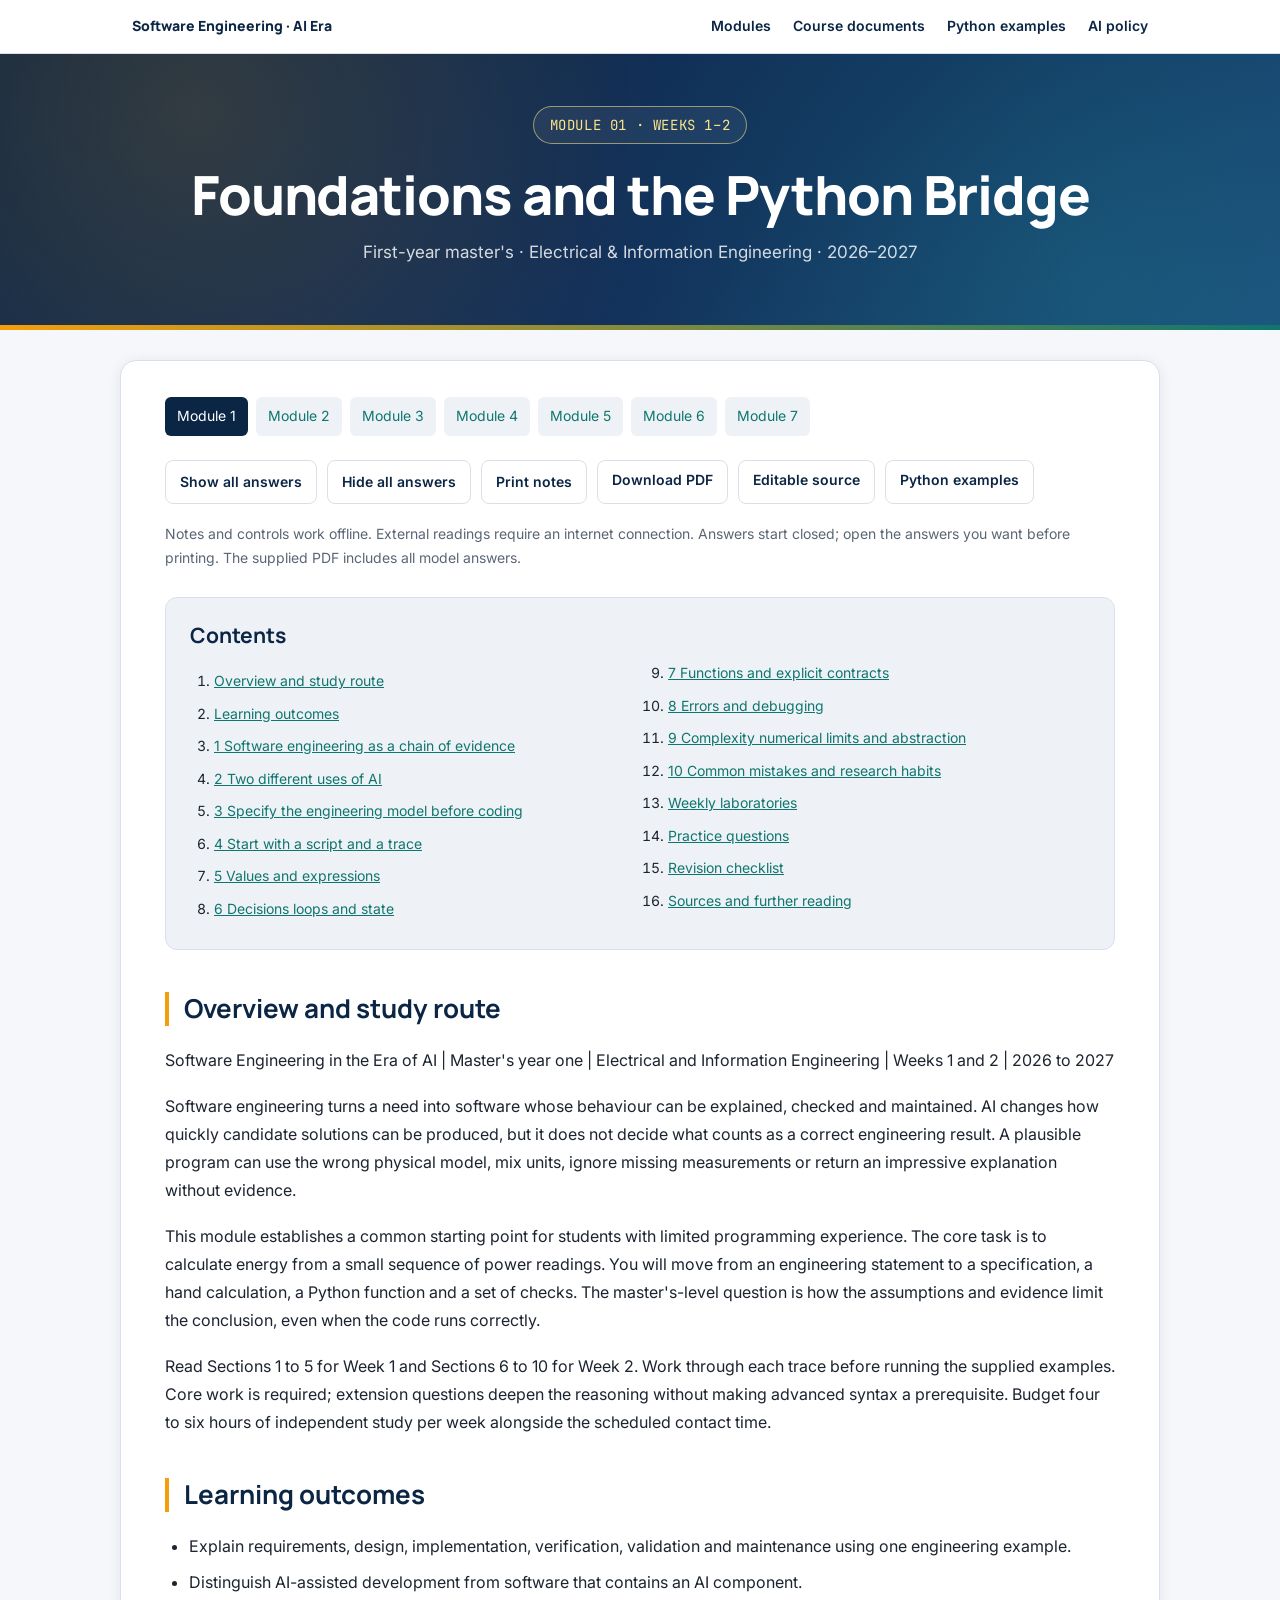
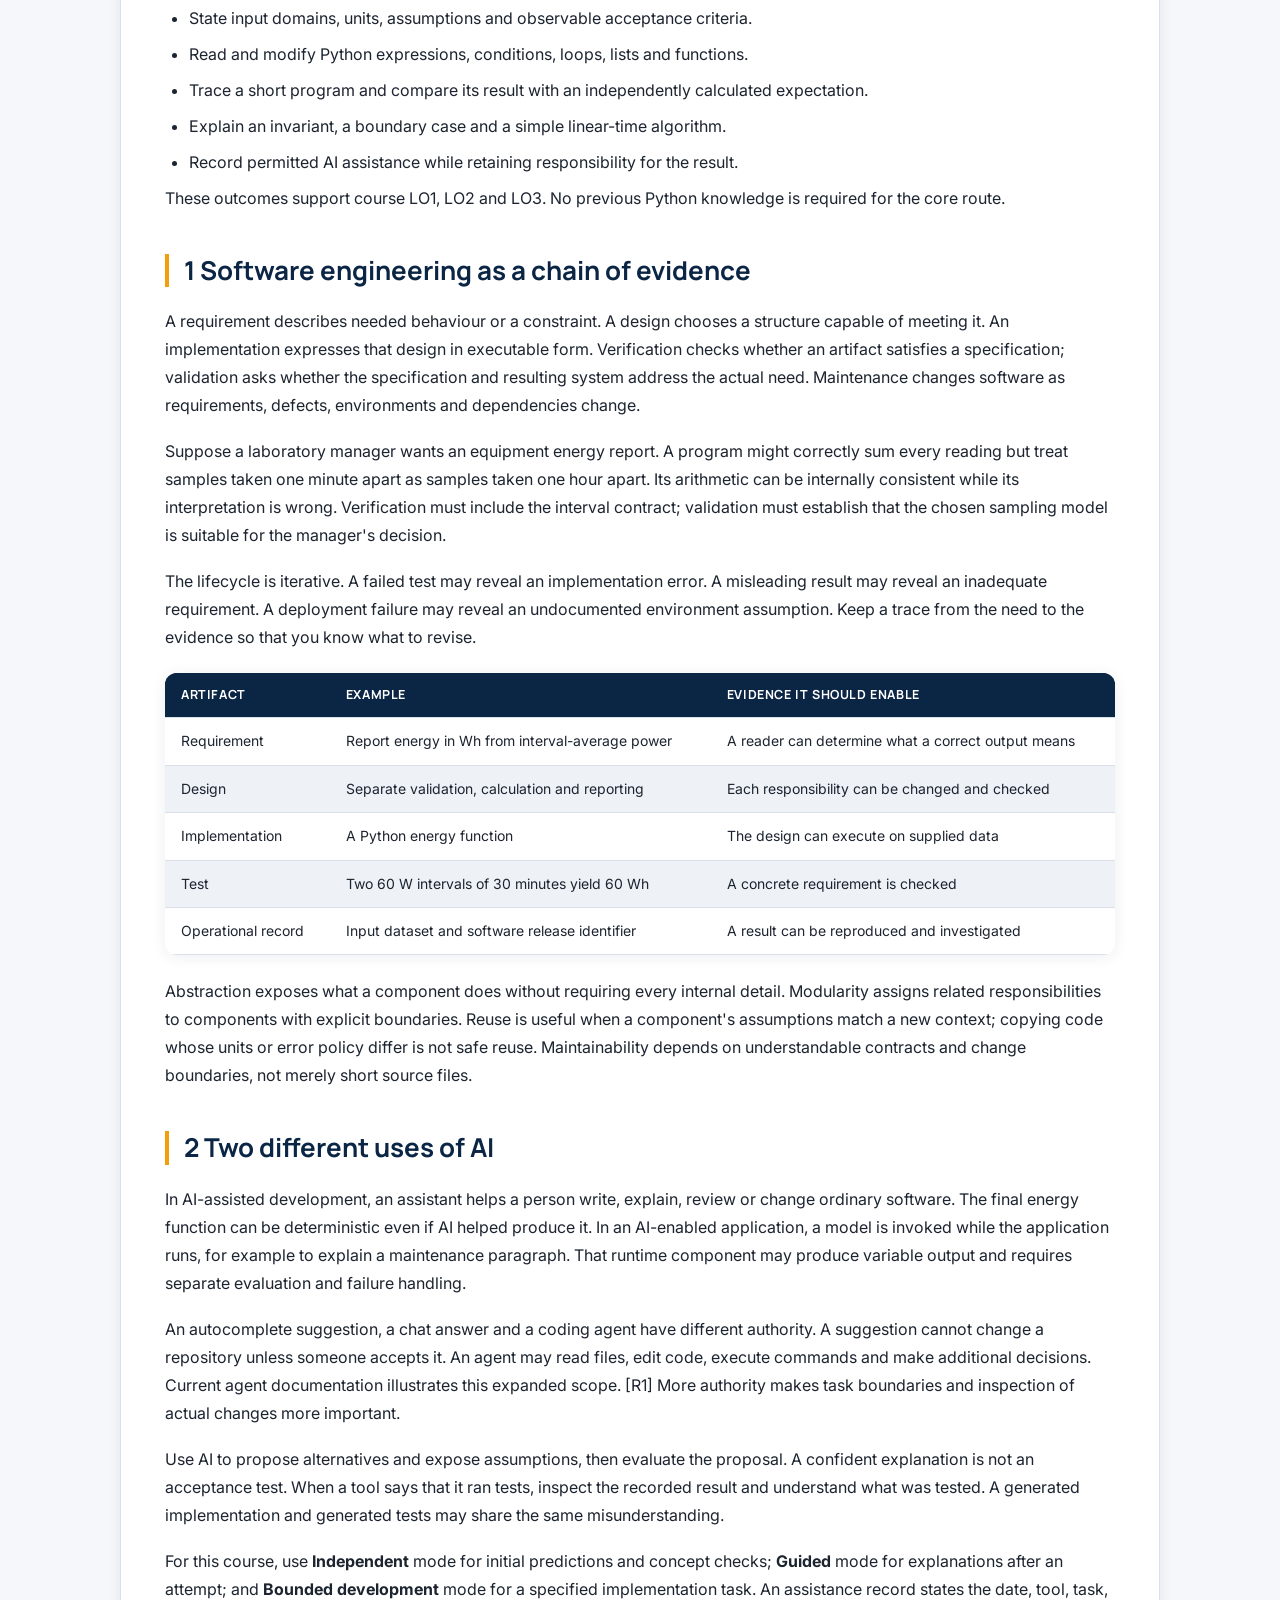
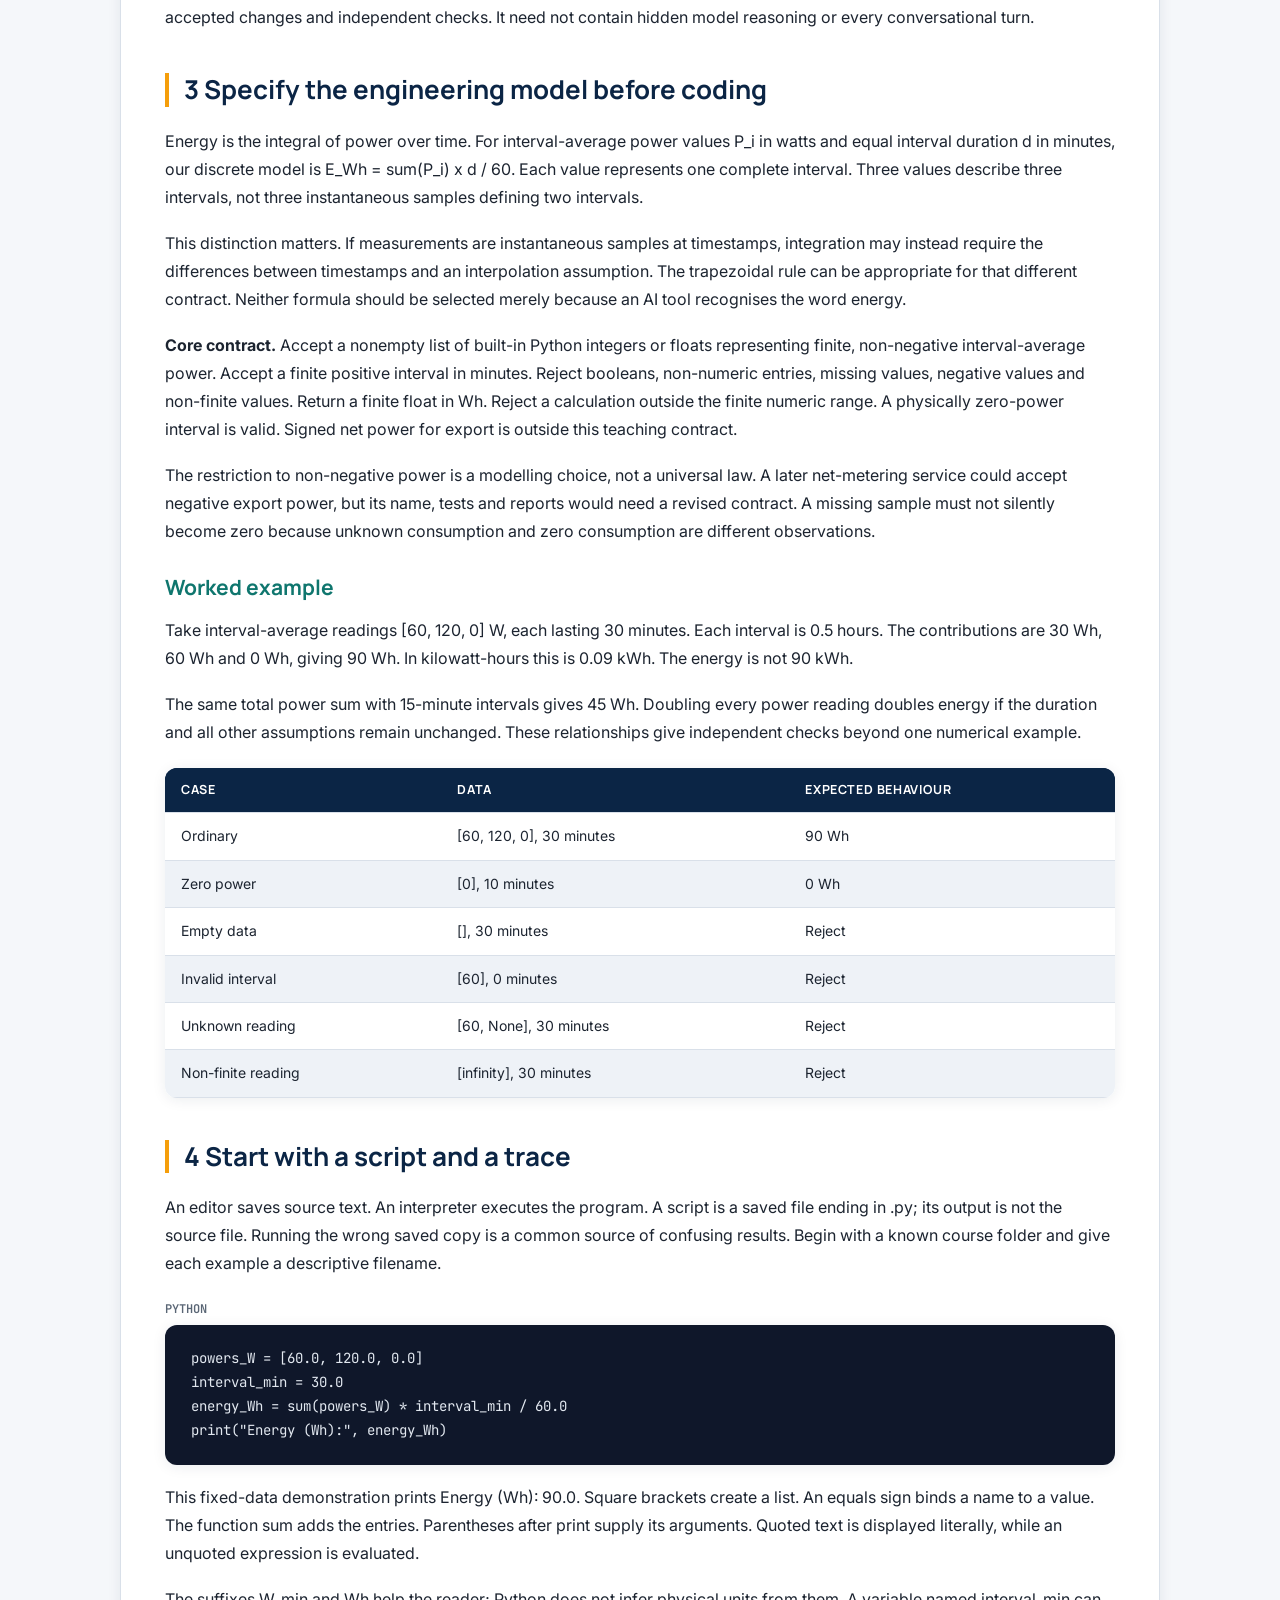
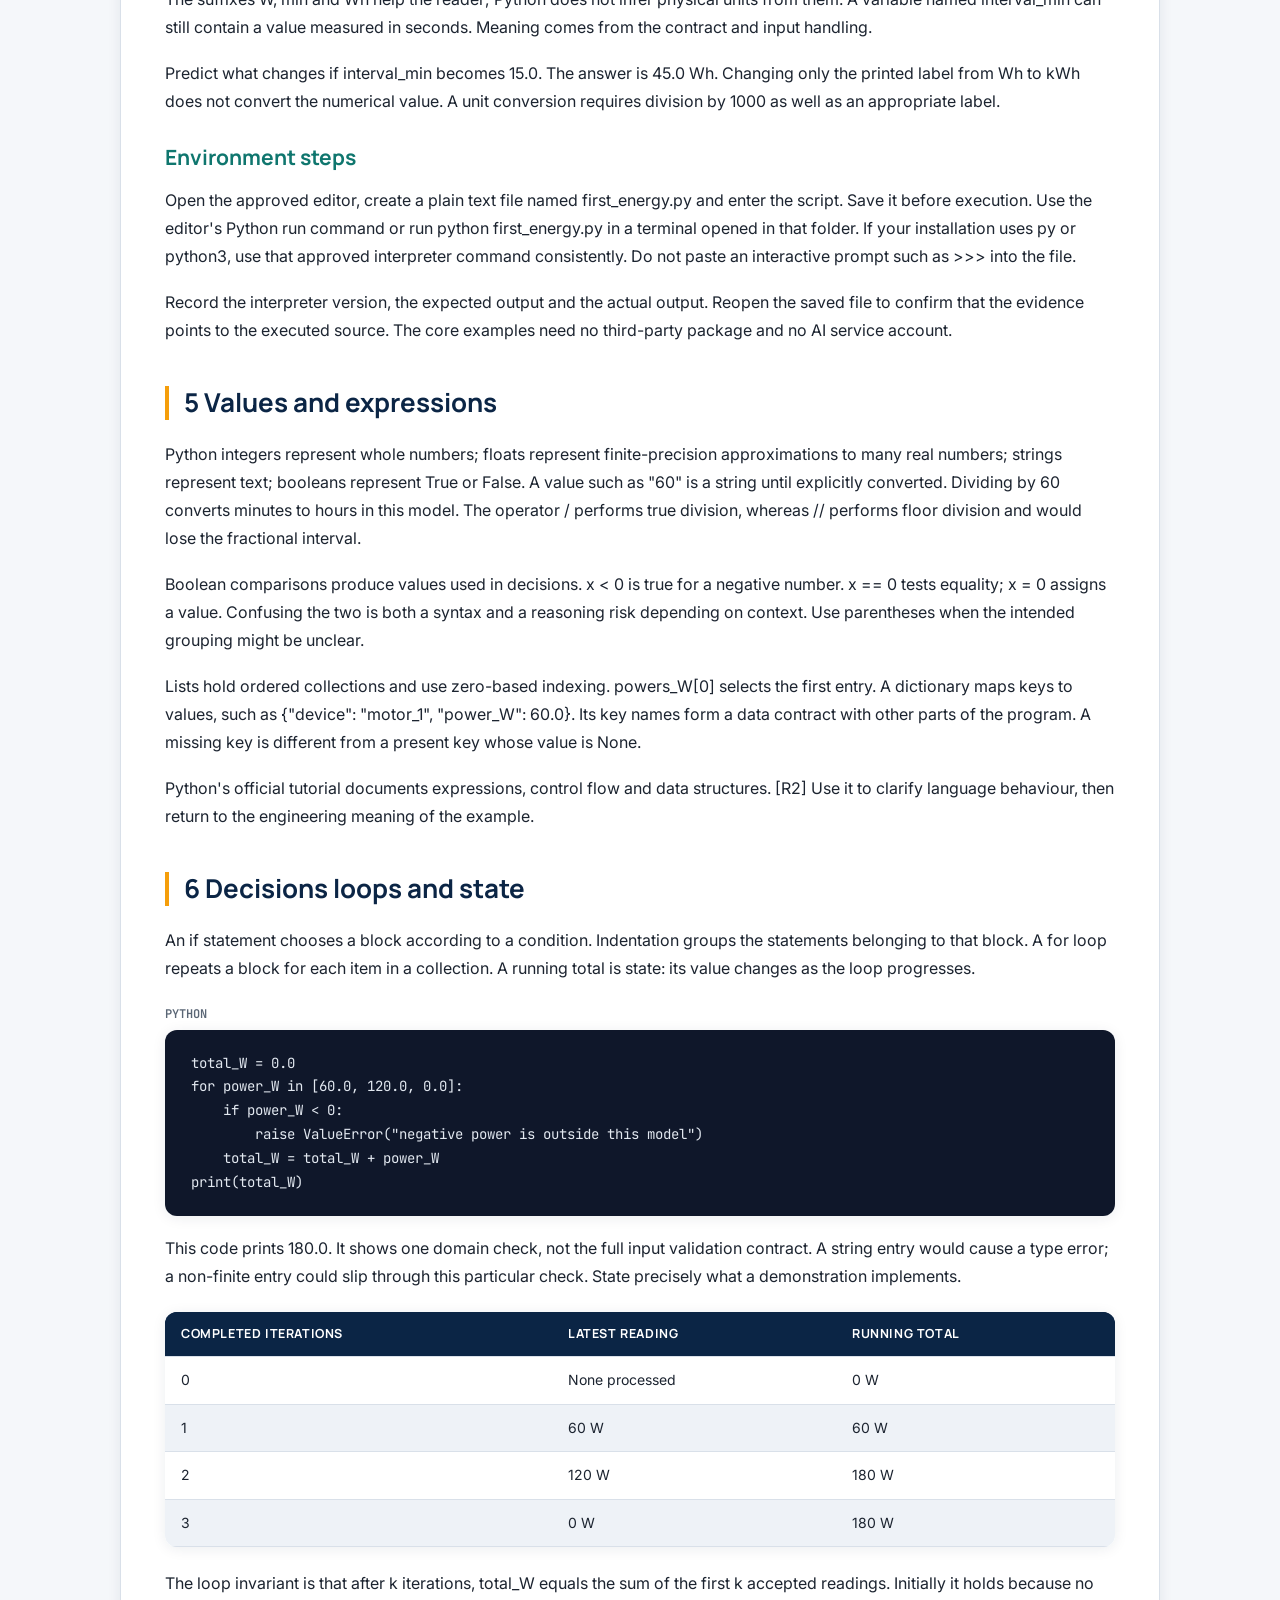
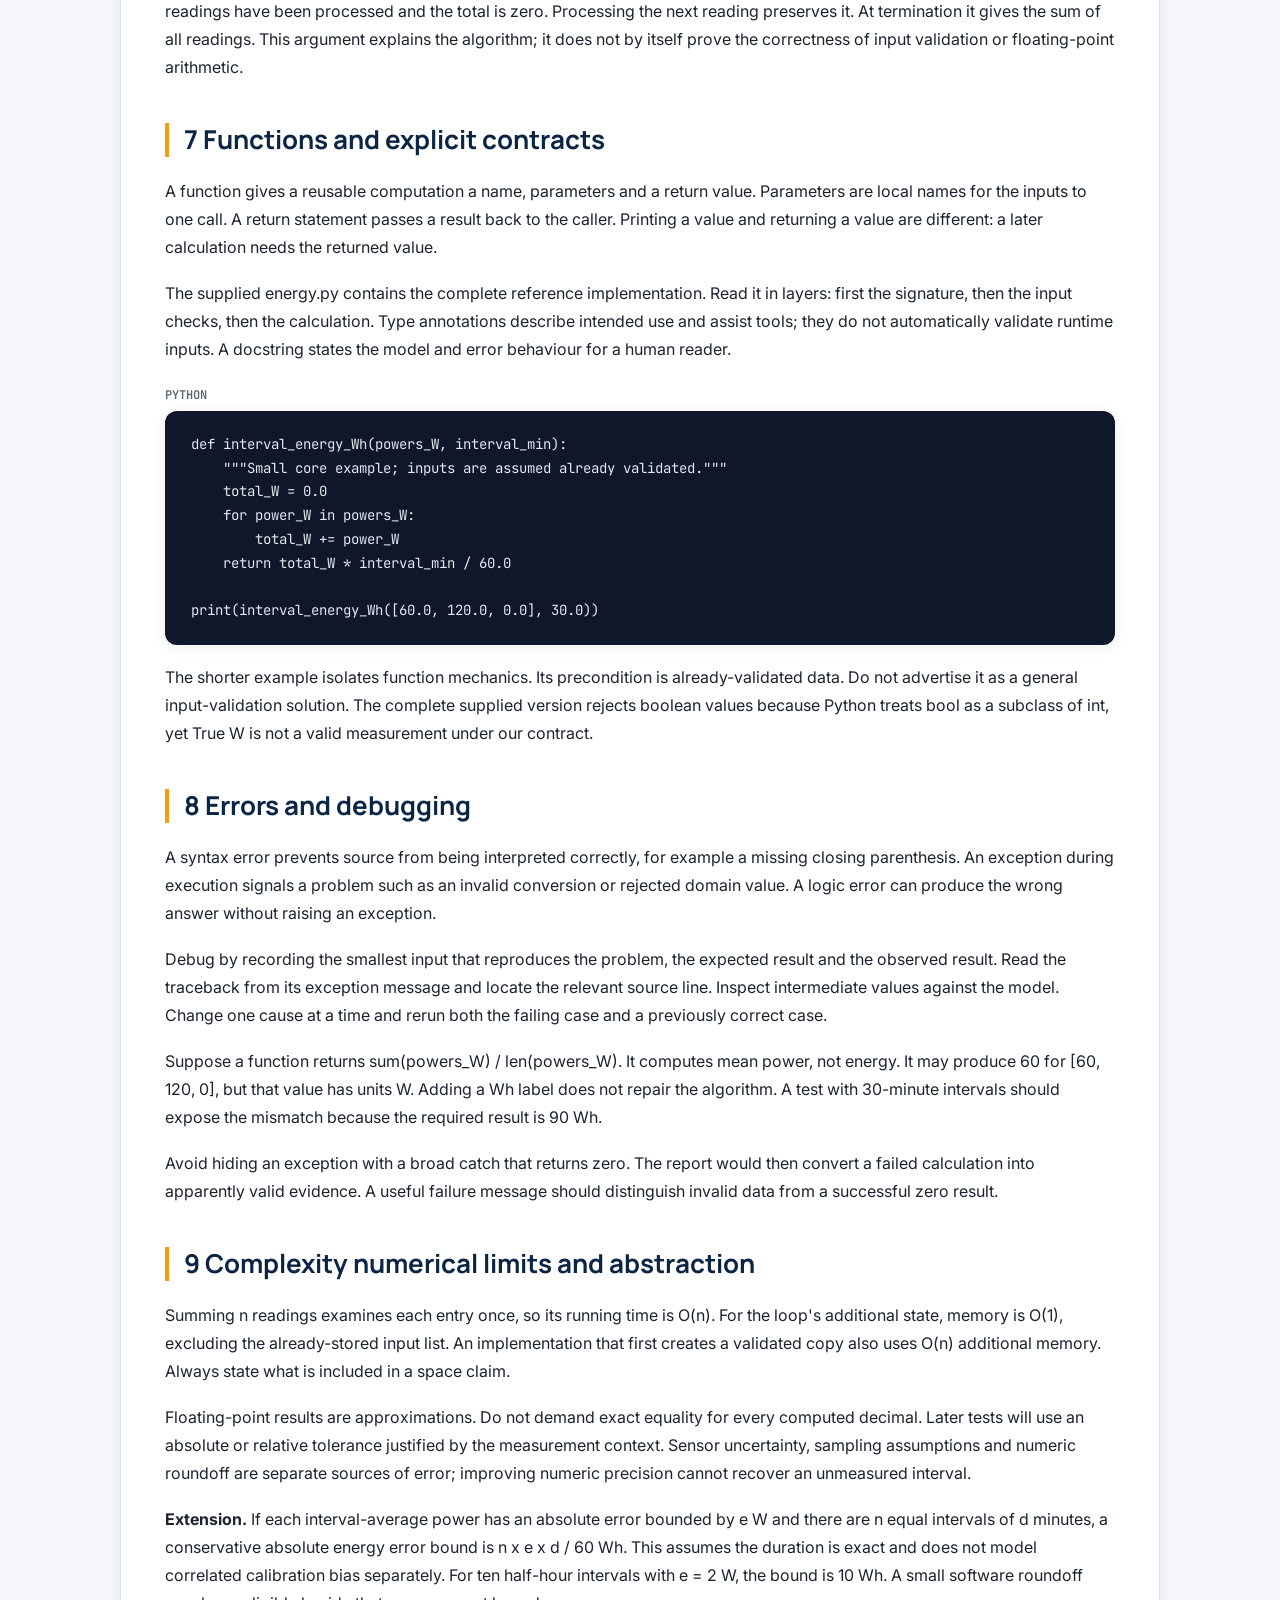
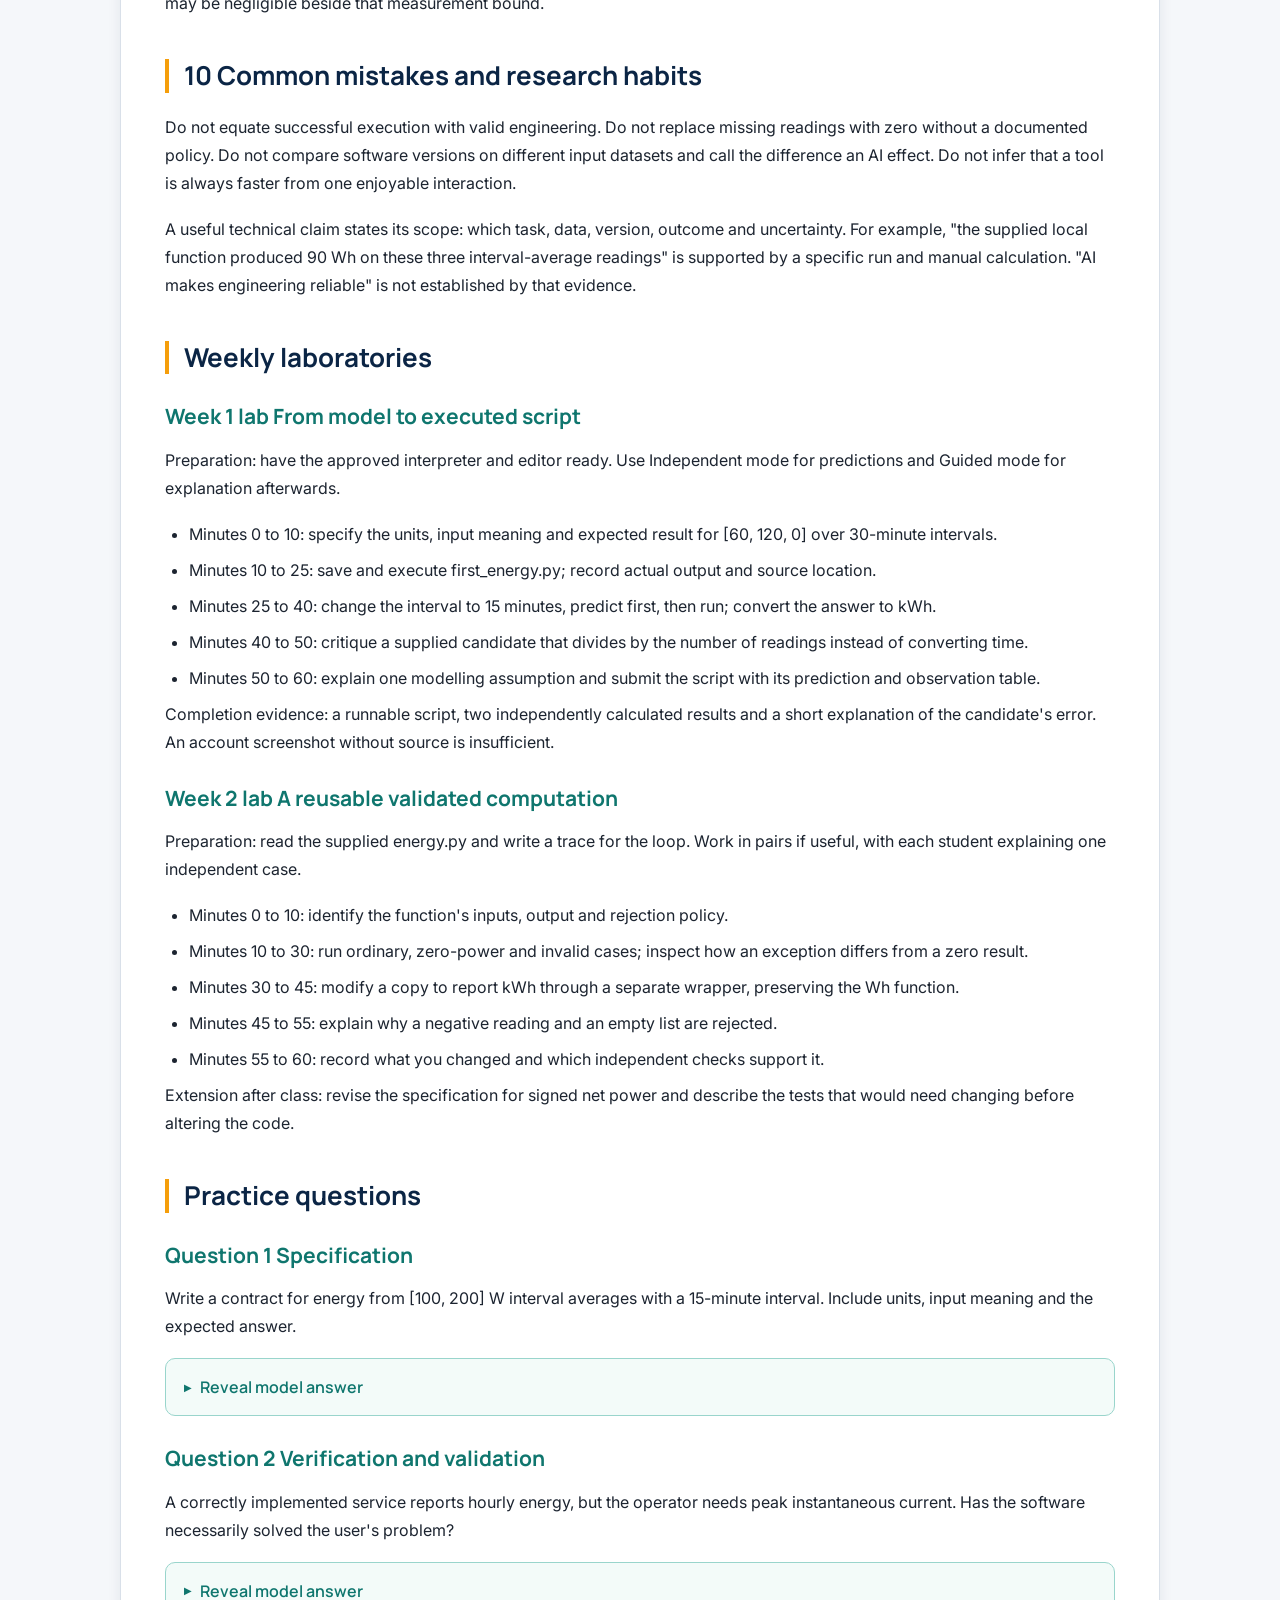
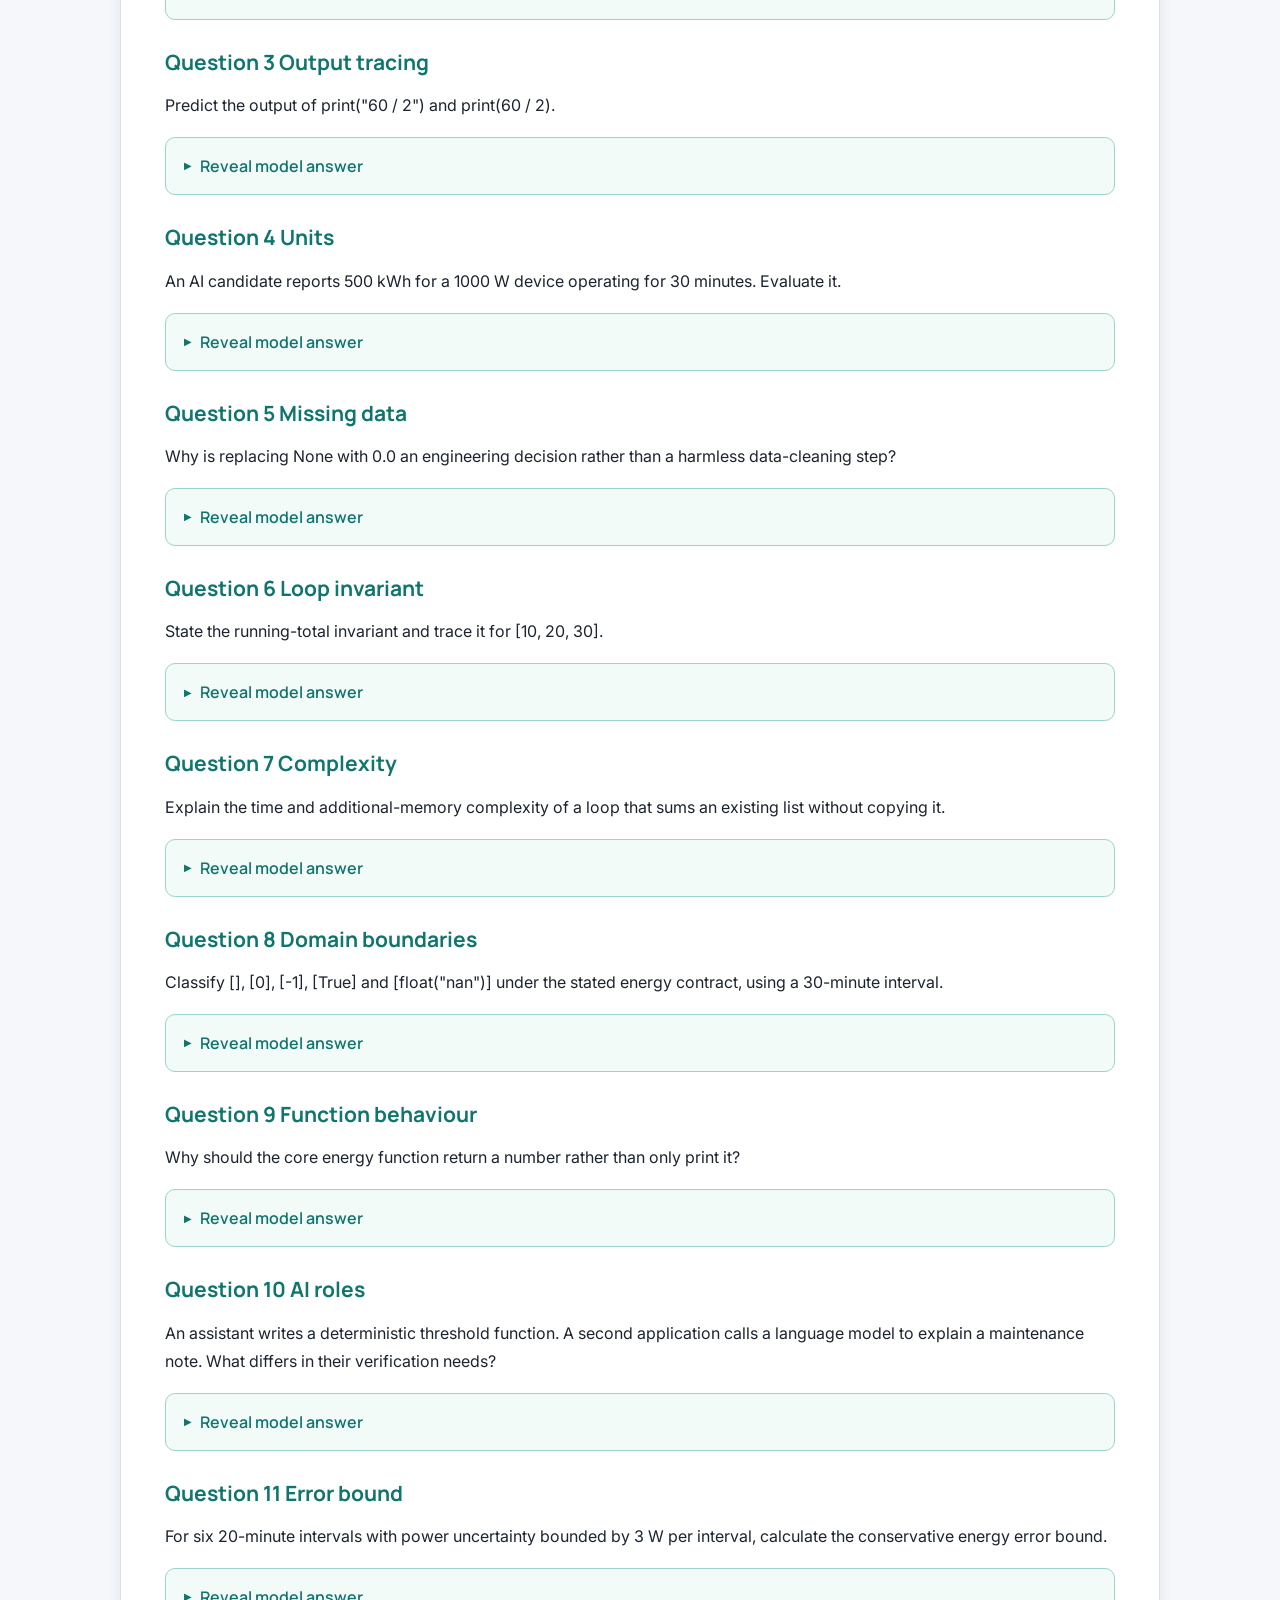
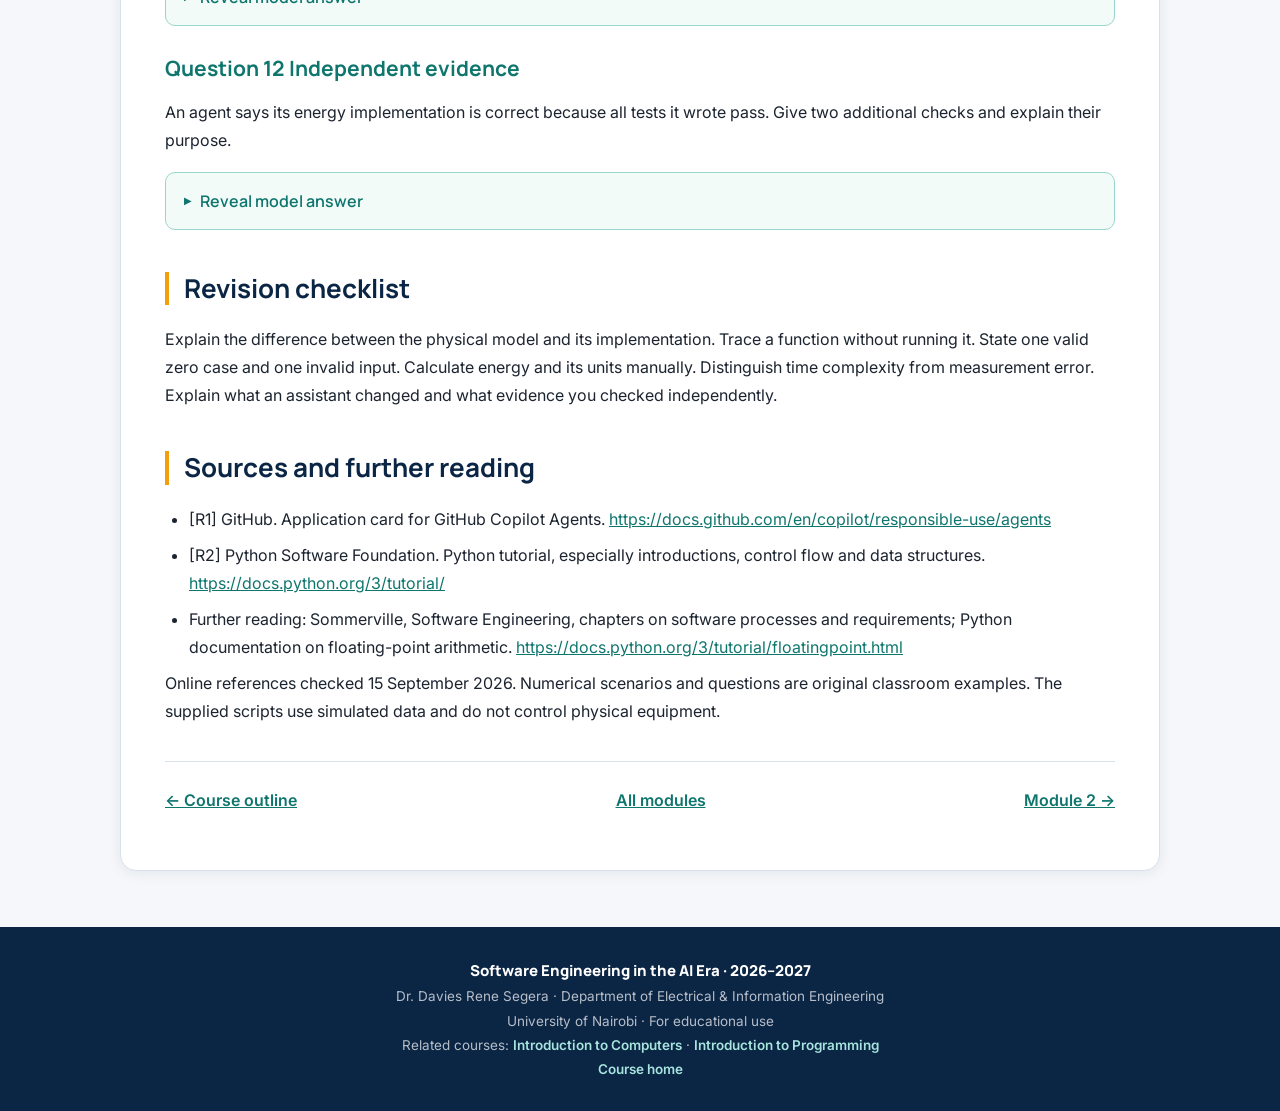
<file: module-1.html>
<!doctype html><html lang="en"><head><meta charset="utf-8"><meta name="viewport" content="width=device-width, initial-scale=1"><meta name="theme-color" content="#0b2545"><meta name="description" content="Build a checkable specification, trace an energy calculation and learn Python values, decisions, loops and functions. State the assumptions behind every result."><title>Module 1 · Foundations and the Python Bridge · University of Nairobi</title><link rel="preconnect" href="https://fonts.googleapis.com"><link rel="preconnect" href="https://fonts.gstatic.com" crossorigin><link href="https://fonts.googleapis.com/css2?family=Manrope:wght@600;700;800&amp;family=Inter:wght@400;500;600;700&amp;family=JetBrains+Mono:wght@400;600;700&amp;display=swap" rel="stylesheet"><link rel="icon" href="assets/favicon.svg" type="image/svg+xml"><link rel="stylesheet" href="assets/course.css"><script src="assets/course.js" defer></script></head><body><a class="skip-link" href="#main">Skip to content</a><nav class="site-nav" aria-label="Course navigation"><a class="brand" href="index.html">Software Engineering · AI Era</a><a href="index.html#modules">Modules</a><a href="index.html#documents">Course documents</a><a href="examples/index.html">Python examples</a><a href="index.html#ai-policy">AI policy</a></nav><header class="home"><span class="badge">Module 01 · Weeks 1–2</span><h1>Foundations and the Python Bridge</h1><p class="sub">First-year master's · Electrical &amp; Information Engineering · 2026–2027</p></header><main id="main" class="reading"><nav class="module-menu" aria-label="Module navigation"><a href="module-1.html" aria-current="page">Module 1</a><a href="module-2.html">Module 2</a><a href="module-3.html">Module 3</a><a href="module-4.html">Module 4</a><a href="module-5.html">Module 5</a><a href="module-6.html">Module 6</a><a href="module-7.html">Module 7</a></nav><div class="toolbar"><button id="show-answers" type="button">Show all answers</button><button id="hide-answers" type="button">Hide all answers</button><button id="print-notes" type="button">Print notes</button><a class="download" href="pdf/Module_01.pdf">Download PDF</a><a class="download" href="source/Module_01.md">Editable source</a><a class="download" href="examples/index.html">Python examples</a></div>
<p class="reading-note">Notes and controls work offline. External readings require an internet connection. Answers start closed; open the answers you want before printing. The supplied PDF includes all model answers.</p>
<aside class="toc" aria-label="Contents"><h2>Contents</h2><ol><li><a href="#section-1">Overview and study route</a></li><li><a href="#section-2">Learning outcomes</a></li><li><a href="#section-3">1 Software engineering as a chain of evidence</a></li><li><a href="#section-4">2 Two different uses of AI</a></li><li><a href="#section-5">3 Specify the engineering model before coding</a></li><li><a href="#section-7">4 Start with a script and a trace</a></li><li><a href="#section-9">5 Values and expressions</a></li><li><a href="#section-10">6 Decisions loops and state</a></li><li><a href="#section-11">7 Functions and explicit contracts</a></li><li><a href="#section-12">8 Errors and debugging</a></li><li><a href="#section-13">9 Complexity numerical limits and abstraction</a></li><li><a href="#section-14">10 Common mistakes and research habits</a></li><li><a href="#section-15">Weekly laboratories</a></li><li><a href="#section-18">Practice questions</a></li><li><a href="#section-31">Revision checklist</a></li><li><a href="#section-32">Sources and further reading</a></li></ol></aside>
<h2 id="section-1">Overview and study route</h2><p>Software Engineering in the Era of AI | Master&#x27;s year one | Electrical and Information Engineering | Weeks 1 and 2 | 2026 to 2027</p><p>Software engineering turns a need into software whose behaviour can be explained, checked and maintained. AI changes how quickly candidate solutions can be produced, but it does not decide what counts as a correct engineering result. A plausible program can use the wrong physical model, mix units, ignore missing measurements or return an impressive explanation without evidence.</p><p>This module establishes a common starting point for students with limited programming experience. The core task is to calculate energy from a small sequence of power readings. You will move from an engineering statement to a specification, a hand calculation, a Python function and a set of checks. The master&#x27;s-level question is how the assumptions and evidence limit the conclusion, even when the code runs correctly.</p><p>Read Sections 1 to 5 for Week 1 and Sections 6 to 10 for Week 2. Work through each trace before running the supplied examples. Core work is required; extension questions deepen the reasoning without making advanced syntax a prerequisite. Budget four to six hours of independent study per week alongside the scheduled contact time.</p><h2 id="section-2">Learning outcomes</h2><ul><li>Explain requirements, design, implementation, verification, validation and maintenance using one engineering example.</li><li>Distinguish AI-assisted development from software that contains an AI component.</li><li>State input domains, units, assumptions and observable acceptance criteria.</li><li>Read and modify Python expressions, conditions, loops, lists and functions.</li><li>Trace a short program and compare its result with an independently calculated expectation.</li><li>Explain an invariant, a boundary case and a simple linear-time algorithm.</li><li>Record permitted AI assistance while retaining responsibility for the result.</li></ul><p>These outcomes support course LO1, LO2 and LO3. No previous Python knowledge is required for the core route.</p><h2 id="section-3">1 Software engineering as a chain of evidence</h2><p>A requirement describes needed behaviour or a constraint. A design chooses a structure capable of meeting it. An implementation expresses that design in executable form. Verification checks whether an artifact satisfies a specification; validation asks whether the specification and resulting system address the actual need. Maintenance changes software as requirements, defects, environments and dependencies change.</p><p>Suppose a laboratory manager wants an equipment energy report. A program might correctly sum every reading but treat samples taken one minute apart as samples taken one hour apart. Its arithmetic can be internally consistent while its interpretation is wrong. Verification must include the interval contract; validation must establish that the chosen sampling model is suitable for the manager&#x27;s decision.</p><p>The lifecycle is iterative. A failed test may reveal an implementation error. A misleading result may reveal an inadequate requirement. A deployment failure may reveal an undocumented environment assumption. Keep a trace from the need to the evidence so that you know what to revise.</p><div class="table-wrap"><table><thead><tr><th scope="col">Artifact</th><th scope="col">Example</th><th scope="col">Evidence it should enable</th></tr></thead><tbody><tr><td>Requirement</td><td>Report energy in Wh from interval-average power</td><td>A reader can determine what a correct output means</td></tr><tr><td>Design</td><td>Separate validation, calculation and reporting</td><td>Each responsibility can be changed and checked</td></tr><tr><td>Implementation</td><td>A Python energy function</td><td>The design can execute on supplied data</td></tr><tr><td>Test</td><td>Two 60 W intervals of 30 minutes yield 60 Wh</td><td>A concrete requirement is checked</td></tr><tr><td>Operational record</td><td>Input dataset and software release identifier</td><td>A result can be reproduced and investigated</td></tr></tbody></table></div><p>Abstraction exposes what a component does without requiring every internal detail. Modularity assigns related responsibilities to components with explicit boundaries. Reuse is useful when a component&#x27;s assumptions match a new context; copying code whose units or error policy differ is not safe reuse. Maintainability depends on understandable contracts and change boundaries, not merely short source files.</p><h2 id="section-4">2 Two different uses of AI</h2><p>In AI-assisted development, an assistant helps a person write, explain, review or change ordinary software. The final energy function can be deterministic even if AI helped produce it. In an AI-enabled application, a model is invoked while the application runs, for example to explain a maintenance paragraph. That runtime component may produce variable output and requires separate evaluation and failure handling.</p><p>An autocomplete suggestion, a chat answer and a coding agent have different authority. A suggestion cannot change a repository unless someone accepts it. An agent may read files, edit code, execute commands and make additional decisions. Current agent documentation illustrates this expanded scope. [R1] More authority makes task boundaries and inspection of actual changes more important.</p><p>Use AI to propose alternatives and expose assumptions, then evaluate the proposal. A confident explanation is not an acceptance test. When a tool says that it ran tests, inspect the recorded result and understand what was tested. A generated implementation and generated tests may share the same misunderstanding.</p><p>For this course, use <b>Independent</b> mode for initial predictions and concept checks; <b>Guided</b> mode for explanations after an attempt; and <b>Bounded development</b> mode for a specified implementation task. An assistance record states the date, tool, task, accepted changes and independent checks. It need not contain hidden model reasoning or every conversational turn.</p><h2 id="section-5">3 Specify the engineering model before coding</h2><p>Energy is the integral of power over time. For interval-average power values P_i in watts and equal interval duration d in minutes, our discrete model is E_Wh = sum(P_i) x d / 60. Each value represents one complete interval. Three values describe three intervals, not three instantaneous samples defining two intervals.</p><p>This distinction matters. If measurements are instantaneous samples at timestamps, integration may instead require the differences between timestamps and an interpolation assumption. The trapezoidal rule can be appropriate for that different contract. Neither formula should be selected merely because an AI tool recognises the word energy.</p><p><b>Core contract.</b> Accept a nonempty list of built-in Python integers or floats representing finite, non-negative interval-average power. Accept a finite positive interval in minutes. Reject booleans, non-numeric entries, missing values, negative values and non-finite values. Return a finite float in Wh. Reject a calculation outside the finite numeric range. A physically zero-power interval is valid. Signed net power for export is outside this teaching contract.</p><p>The restriction to non-negative power is a modelling choice, not a universal law. A later net-metering service could accept negative export power, but its name, tests and reports would need a revised contract. A missing sample must not silently become zero because unknown consumption and zero consumption are different observations.</p><h3 id="section-6">Worked example</h3><p>Take interval-average readings [60, 120, 0] W, each lasting 30 minutes. Each interval is 0.5 hours. The contributions are 30 Wh, 60 Wh and 0 Wh, giving 90 Wh. In kilowatt-hours this is 0.09 kWh. The energy is not 90 kWh.</p><p>The same total power sum with 15-minute intervals gives 45 Wh. Doubling every power reading doubles energy if the duration and all other assumptions remain unchanged. These relationships give independent checks beyond one numerical example.</p><div class="table-wrap"><table><thead><tr><th scope="col">Case</th><th scope="col">Data</th><th scope="col">Expected behaviour</th></tr></thead><tbody><tr><td>Ordinary</td><td>[60, 120, 0], 30 minutes</td><td>90 Wh</td></tr><tr><td>Zero power</td><td>[0], 10 minutes</td><td>0 Wh</td></tr><tr><td>Empty data</td><td>[], 30 minutes</td><td>Reject</td></tr><tr><td>Invalid interval</td><td>[60], 0 minutes</td><td>Reject</td></tr><tr><td>Unknown reading</td><td>[60, None], 30 minutes</td><td>Reject</td></tr><tr><td>Non-finite reading</td><td>[infinity], 30 minutes</td><td>Reject</td></tr></tbody></table></div><h2 id="section-7">4 Start with a script and a trace</h2><p>An editor saves source text. An interpreter executes the program. A script is a saved file ending in .py; its output is not the source file. Running the wrong saved copy is a common source of confusing results. Begin with a known course folder and give each example a descriptive filename.</p><p class="code-label">python</p><pre><code>powers_W = [60.0, 120.0, 0.0]
interval_min = 30.0
energy_Wh = sum(powers_W) * interval_min / 60.0
print(&quot;Energy (Wh):&quot;, energy_Wh)</code></pre><p>This fixed-data demonstration prints Energy (Wh): 90.0. Square brackets create a list. An equals sign binds a name to a value. The function sum adds the entries. Parentheses after print supply its arguments. Quoted text is displayed literally, while an unquoted expression is evaluated.</p><p>The suffixes W, min and Wh help the reader; Python does not infer physical units from them. A variable named interval_min can still contain a value measured in seconds. Meaning comes from the contract and input handling.</p><p>Predict what changes if interval_min becomes 15.0. The answer is 45.0 Wh. Changing only the printed label from Wh to kWh does not convert the numerical value. A unit conversion requires division by 1000 as well as an appropriate label.</p><h3 id="section-8">Environment steps</h3><p>Open the approved editor, create a plain text file named first_energy.py and enter the script. Save it before execution. Use the editor&#x27;s Python run command or run python first_energy.py in a terminal opened in that folder. If your installation uses py or python3, use that approved interpreter command consistently. Do not paste an interactive prompt such as &gt;&gt;&gt; into the file.</p><p>Record the interpreter version, the expected output and the actual output. Reopen the saved file to confirm that the evidence points to the executed source. The core examples need no third-party package and no AI service account.</p><h2 id="section-9">5 Values and expressions</h2><p>Python integers represent whole numbers; floats represent finite-precision approximations to many real numbers; strings represent text; booleans represent True or False. A value such as &quot;60&quot; is a string until explicitly converted. Dividing by 60 converts minutes to hours in this model. The operator / performs true division, whereas // performs floor division and would lose the fractional interval.</p><p>Boolean comparisons produce values used in decisions. x &lt; 0 is true for a negative number. x == 0 tests equality; x = 0 assigns a value. Confusing the two is both a syntax and a reasoning risk depending on context. Use parentheses when the intended grouping might be unclear.</p><p>Lists hold ordered collections and use zero-based indexing. powers_W[0] selects the first entry. A dictionary maps keys to values, such as {&quot;device&quot;: &quot;motor_1&quot;, &quot;power_W&quot;: 60.0}. Its key names form a data contract with other parts of the program. A missing key is different from a present key whose value is None.</p><p>Python&#x27;s official tutorial documents expressions, control flow and data structures. [R2] Use it to clarify language behaviour, then return to the engineering meaning of the example.</p><h2 id="section-10">6 Decisions loops and state</h2><p>An if statement chooses a block according to a condition. Indentation groups the statements belonging to that block. A for loop repeats a block for each item in a collection. A running total is state: its value changes as the loop progresses.</p><p class="code-label">python</p><pre><code>total_W = 0.0
for power_W in [60.0, 120.0, 0.0]:
    if power_W &lt; 0:
        raise ValueError(&quot;negative power is outside this model&quot;)
    total_W = total_W + power_W
print(total_W)</code></pre><p>This code prints 180.0. It shows one domain check, not the full input validation contract. A string entry would cause a type error; a non-finite entry could slip through this particular check. State precisely what a demonstration implements.</p><div class="table-wrap"><table><thead><tr><th scope="col">Completed iterations</th><th scope="col">Latest reading</th><th scope="col">Running total</th></tr></thead><tbody><tr><td>0</td><td>None processed</td><td>0 W</td></tr><tr><td>1</td><td>60 W</td><td>60 W</td></tr><tr><td>2</td><td>120 W</td><td>180 W</td></tr><tr><td>3</td><td>0 W</td><td>180 W</td></tr></tbody></table></div><p>The loop invariant is that after k iterations, total_W equals the sum of the first k accepted readings. Initially it holds because no readings have been processed and the total is zero. Processing the next reading preserves it. At termination it gives the sum of all readings. This argument explains the algorithm; it does not by itself prove the correctness of input validation or floating-point arithmetic.</p><h2 id="section-11">7 Functions and explicit contracts</h2><p>A function gives a reusable computation a name, parameters and a return value. Parameters are local names for the inputs to one call. A return statement passes a result back to the caller. Printing a value and returning a value are different: a later calculation needs the returned value.</p><p>The supplied energy.py contains the complete reference implementation. Read it in layers: first the signature, then the input checks, then the calculation. Type annotations describe intended use and assist tools; they do not automatically validate runtime inputs. A docstring states the model and error behaviour for a human reader.</p><p class="code-label">python</p><pre><code>def interval_energy_Wh(powers_W, interval_min):
    &quot;&quot;&quot;Small core example; inputs are assumed already validated.&quot;&quot;&quot;
    total_W = 0.0
    for power_W in powers_W:
        total_W += power_W
    return total_W * interval_min / 60.0

print(interval_energy_Wh([60.0, 120.0, 0.0], 30.0))</code></pre><p>The shorter example isolates function mechanics. Its precondition is already-validated data. Do not advertise it as a general input-validation solution. The complete supplied version rejects boolean values because Python treats bool as a subclass of int, yet True W is not a valid measurement under our contract.</p><h2 id="section-12">8 Errors and debugging</h2><p>A syntax error prevents source from being interpreted correctly, for example a missing closing parenthesis. An exception during execution signals a problem such as an invalid conversion or rejected domain value. A logic error can produce the wrong answer without raising an exception.</p><p>Debug by recording the smallest input that reproduces the problem, the expected result and the observed result. Read the traceback from its exception message and locate the relevant source line. Inspect intermediate values against the model. Change one cause at a time and rerun both the failing case and a previously correct case.</p><p>Suppose a function returns sum(powers_W) / len(powers_W). It computes mean power, not energy. It may produce 60 for [60, 120, 0], but that value has units W. Adding a Wh label does not repair the algorithm. A test with 30-minute intervals should expose the mismatch because the required result is 90 Wh.</p><p>Avoid hiding an exception with a broad catch that returns zero. The report would then convert a failed calculation into apparently valid evidence. A useful failure message should distinguish invalid data from a successful zero result.</p><h2 id="section-13">9 Complexity numerical limits and abstraction</h2><p>Summing n readings examines each entry once, so its running time is O(n). For the loop&#x27;s additional state, memory is O(1), excluding the already-stored input list. An implementation that first creates a validated copy also uses O(n) additional memory. Always state what is included in a space claim.</p><p>Floating-point results are approximations. Do not demand exact equality for every computed decimal. Later tests will use an absolute or relative tolerance justified by the measurement context. Sensor uncertainty, sampling assumptions and numeric roundoff are separate sources of error; improving numeric precision cannot recover an unmeasured interval.</p><p><b>Extension.</b> If each interval-average power has an absolute error bounded by e W and there are n equal intervals of d minutes, a conservative absolute energy error bound is n x e x d / 60 Wh. This assumes the duration is exact and does not model correlated calibration bias separately. For ten half-hour intervals with e = 2 W, the bound is 10 Wh. A small software roundoff may be negligible beside that measurement bound.</p><h2 id="section-14">10 Common mistakes and research habits</h2><p>Do not equate successful execution with valid engineering. Do not replace missing readings with zero without a documented policy. Do not compare software versions on different input datasets and call the difference an AI effect. Do not infer that a tool is always faster from one enjoyable interaction.</p><p>A useful technical claim states its scope: which task, data, version, outcome and uncertainty. For example, &quot;the supplied local function produced 90 Wh on these three interval-average readings&quot; is supported by a specific run and manual calculation. &quot;AI makes engineering reliable&quot; is not established by that evidence.</p><h2 id="section-15">Weekly laboratories</h2><h3 id="section-16">Week 1 lab From model to executed script</h3><p>Preparation: have the approved interpreter and editor ready. Use Independent mode for predictions and Guided mode for explanation afterwards.</p><ul><li>Minutes 0 to 10: specify the units, input meaning and expected result for [60, 120, 0] over 30-minute intervals.</li><li>Minutes 10 to 25: save and execute first_energy.py; record actual output and source location.</li><li>Minutes 25 to 40: change the interval to 15 minutes, predict first, then run; convert the answer to kWh.</li><li>Minutes 40 to 50: critique a supplied candidate that divides by the number of readings instead of converting time.</li><li>Minutes 50 to 60: explain one modelling assumption and submit the script with its prediction and observation table.</li></ul><p>Completion evidence: a runnable script, two independently calculated results and a short explanation of the candidate&#x27;s error. An account screenshot without source is insufficient.</p><h3 id="section-17">Week 2 lab A reusable validated computation</h3><p>Preparation: read the supplied energy.py and write a trace for the loop. Work in pairs if useful, with each student explaining one independent case.</p><ul><li>Minutes 0 to 10: identify the function&#x27;s inputs, output and rejection policy.</li><li>Minutes 10 to 30: run ordinary, zero-power and invalid cases; inspect how an exception differs from a zero result.</li><li>Minutes 30 to 45: modify a copy to report kWh through a separate wrapper, preserving the Wh function.</li><li>Minutes 45 to 55: explain why a negative reading and an empty list are rejected.</li><li>Minutes 55 to 60: record what you changed and which independent checks support it.</li></ul><p>Extension after class: revise the specification for signed net power and describe the tests that would need changing before altering the code.</p><h2 id="section-18">Practice questions</h2><h3 id="section-19">Question 1 Specification</h3><p>Write a contract for energy from [100, 200] W interval averages with a 15-minute interval. Include units, input meaning and the expected answer.</p><details class="practice-answer"><summary>Reveal model answer</summary><div class="answer"><p>Each value represents a full 15-minute interval. Inputs must satisfy the finite non-negative contract. Energy is (100 + 200) x 15 / 60 = 75 Wh, or 0.075 kWh. State that instantaneous samples would require a different integration assumption.</p></div></details><h3 id="section-20">Question 2 Verification and validation</h3><p>A correctly implemented service reports hourly energy, but the operator needs peak instantaneous current. Has the software necessarily solved the user&#x27;s problem?</p><details class="practice-answer"><summary>Reveal model answer</summary><div class="answer"><p>No. It may satisfy its energy specification, but that specification does not answer the peak-current need. Validation must revisit the required quantity, available data and physical model. More tests of the same energy formula cannot fix the mismatch.</p></div></details><h3 id="section-21">Question 3 Output tracing</h3><p>Predict the output of print(&quot;60 / 2&quot;) and print(60 / 2).</p><details class="practice-answer"><summary>Reveal model answer</summary><div class="answer"><p>The first displays the text 60 / 2. The second evaluates division and displays 30.0. Quotation marks distinguish text from an arithmetic expression.</p></div></details><h3 id="section-22">Question 4 Units</h3><p>An AI candidate reports 500 kWh for a 1000 W device operating for 30 minutes. Evaluate it.</p><details class="practice-answer"><summary>Reveal model answer</summary><div class="answer"><p>The duration is 0.5 h, so energy is 500 Wh = 0.5 kWh. The candidate is too large by a factor of 1000 in the stated unit. Check the calculation and conversion, not just the plausibility of the prose.</p></div></details><h3 id="section-23">Question 5 Missing data</h3><p>Why is replacing None with 0.0 an engineering decision rather than a harmless data-cleaning step?</p><details class="practice-answer"><summary>Reveal model answer</summary><div class="answer"><p>None denotes an unknown observation. Zero asserts that no power was consumed during that interval. Substitution changes the model and can underestimate energy. A policy might reject, estimate with uncertainty, or explicitly report incomplete coverage, but it must be stated and tested.</p></div></details><h3 id="section-24">Question 6 Loop invariant</h3><p>State the running-total invariant and trace it for [10, 20, 30].</p><details class="practice-answer"><summary>Reveal model answer</summary><div class="answer"><p>After k iterations the total equals the sum of the first k readings. The totals are 0 before the loop, then 10, 30 and 60. Initialisation, preservation and termination connect the loop to the required sum.</p></div></details><h3 id="section-25">Question 7 Complexity</h3><p>Explain the time and additional-memory complexity of a loop that sums an existing list without copying it.</p><details class="practice-answer"><summary>Reveal model answer</summary><div class="answer"><p>Time is O(n) because each entry is processed once. Additional memory is O(1) for the accumulator and loop state, excluding the input list. A separate validated copy would change additional memory to O(n).</p></div></details><h3 id="section-26">Question 8 Domain boundaries</h3><p>Classify [], [0], [-1], [True] and [float(&quot;nan&quot;)] under the stated energy contract, using a 30-minute interval.</p><details class="practice-answer"><summary>Reveal model answer</summary><div class="answer"><p>Only [0] is valid and returns 0 Wh. Empty input, negative power, boolean pseudo-measurements and non-finite values are rejected. Arithmetic permissibility is not the same as membership in the chosen domain.</p></div></details><h3 id="section-27">Question 9 Function behaviour</h3><p>Why should the core energy function return a number rather than only print it?</p><details class="practice-answer"><summary>Reveal model answer</summary><div class="answer"><p>A returned number can be tested, converted, stored or passed to another computation. Printing is a presentation side effect. Separating the two permits reuse without parsing display text.</p></div></details><h3 id="section-28">Question 10 AI roles</h3><p>An assistant writes a deterministic threshold function. A second application calls a language model to explain a maintenance note. What differs in their verification needs?</p><details class="practice-answer"><summary>Reveal model answer</summary><div class="answer"><p>The threshold function needs code review and tests against its specified deterministic behaviour. The runtime model feature additionally needs an evaluation of variable outputs, grounding, refusal or fallback behaviour and operational limits. AI authorship alone does not make the threshold calculation probabilistic at runtime.</p></div></details><h3 id="section-29">Question 11 Error bound</h3><p>For six 20-minute intervals with power uncertainty bounded by 3 W per interval, calculate the conservative energy error bound.</p><details class="practice-answer"><summary>Reveal model answer</summary><div class="answer"><p>The bound is 6 x 3 x 20 / 60 = 6 Wh, assuming exact duration. This is a worst-case additive bound, not a probabilistic confidence interval or a claim that the actual error is 6 Wh.</p></div></details><h3 id="section-30">Question 12 Independent evidence</h3><p>An agent says its energy implementation is correct because all tests it wrote pass. Give two additional checks and explain their purpose.</p><details class="practice-answer"><summary>Reveal model answer</summary><div class="answer"><p>Use a manually derived case with non-hourly intervals to challenge the units and interpretation. Add an independently selected invalid case such as non-finite power to challenge the domain. Review the tests against the specification, since generated code and generated tests may share one wrong assumption.</p></div></details><h2 id="section-31">Revision checklist</h2><p>Explain the difference between the physical model and its implementation. Trace a function without running it. State one valid zero case and one invalid input. Calculate energy and its units manually. Distinguish time complexity from measurement error. Explain what an assistant changed and what evidence you checked independently.</p><h2 id="section-32">Sources and further reading</h2><ul><li>[R1] GitHub. Application card for GitHub Copilot Agents. <a href="https://docs.github.com/en/copilot/responsible-use/agents">https://docs.github.com/en/copilot/responsible-use/agents</a></li><li>[R2] Python Software Foundation. Python tutorial, especially introductions, control flow and data structures. <a href="https://docs.python.org/3/tutorial/">https://docs.python.org/3/tutorial/</a></li><li>Further reading: Sommerville, Software Engineering, chapters on software processes and requirements; Python documentation on floating-point arithmetic. <a href="https://docs.python.org/3/tutorial/floatingpoint.html">https://docs.python.org/3/tutorial/floatingpoint.html</a></li></ul><p>Online references checked 15 September 2026. Numerical scenarios and questions are original classroom examples. The supplied scripts use simulated data and do not control physical equipment.</p><nav class="course-pager" aria-label="Previous and next module"><a href="course-outline.html">← Course outline</a><a href="index.html#modules">All modules</a><a href="module-2.html">Module 2 →</a></nav></main><footer class="home"><p class="course">Software Engineering in the AI Era · 2026–2027</p><p>Dr. Davies Rene Segera · Department of Electrical &amp; Information Engineering<br>University of Nairobi · For educational use</p><p class="related">Related courses: <a href="https://daviessegera.github.io/fee3131/">Introduction to Computers</a> · <a href="https://daviessegera.github.io/introduction-to-programming/">Introduction to Programming</a></p><p><a href="index.html">Course home</a></p></footer></body></html>
</file>
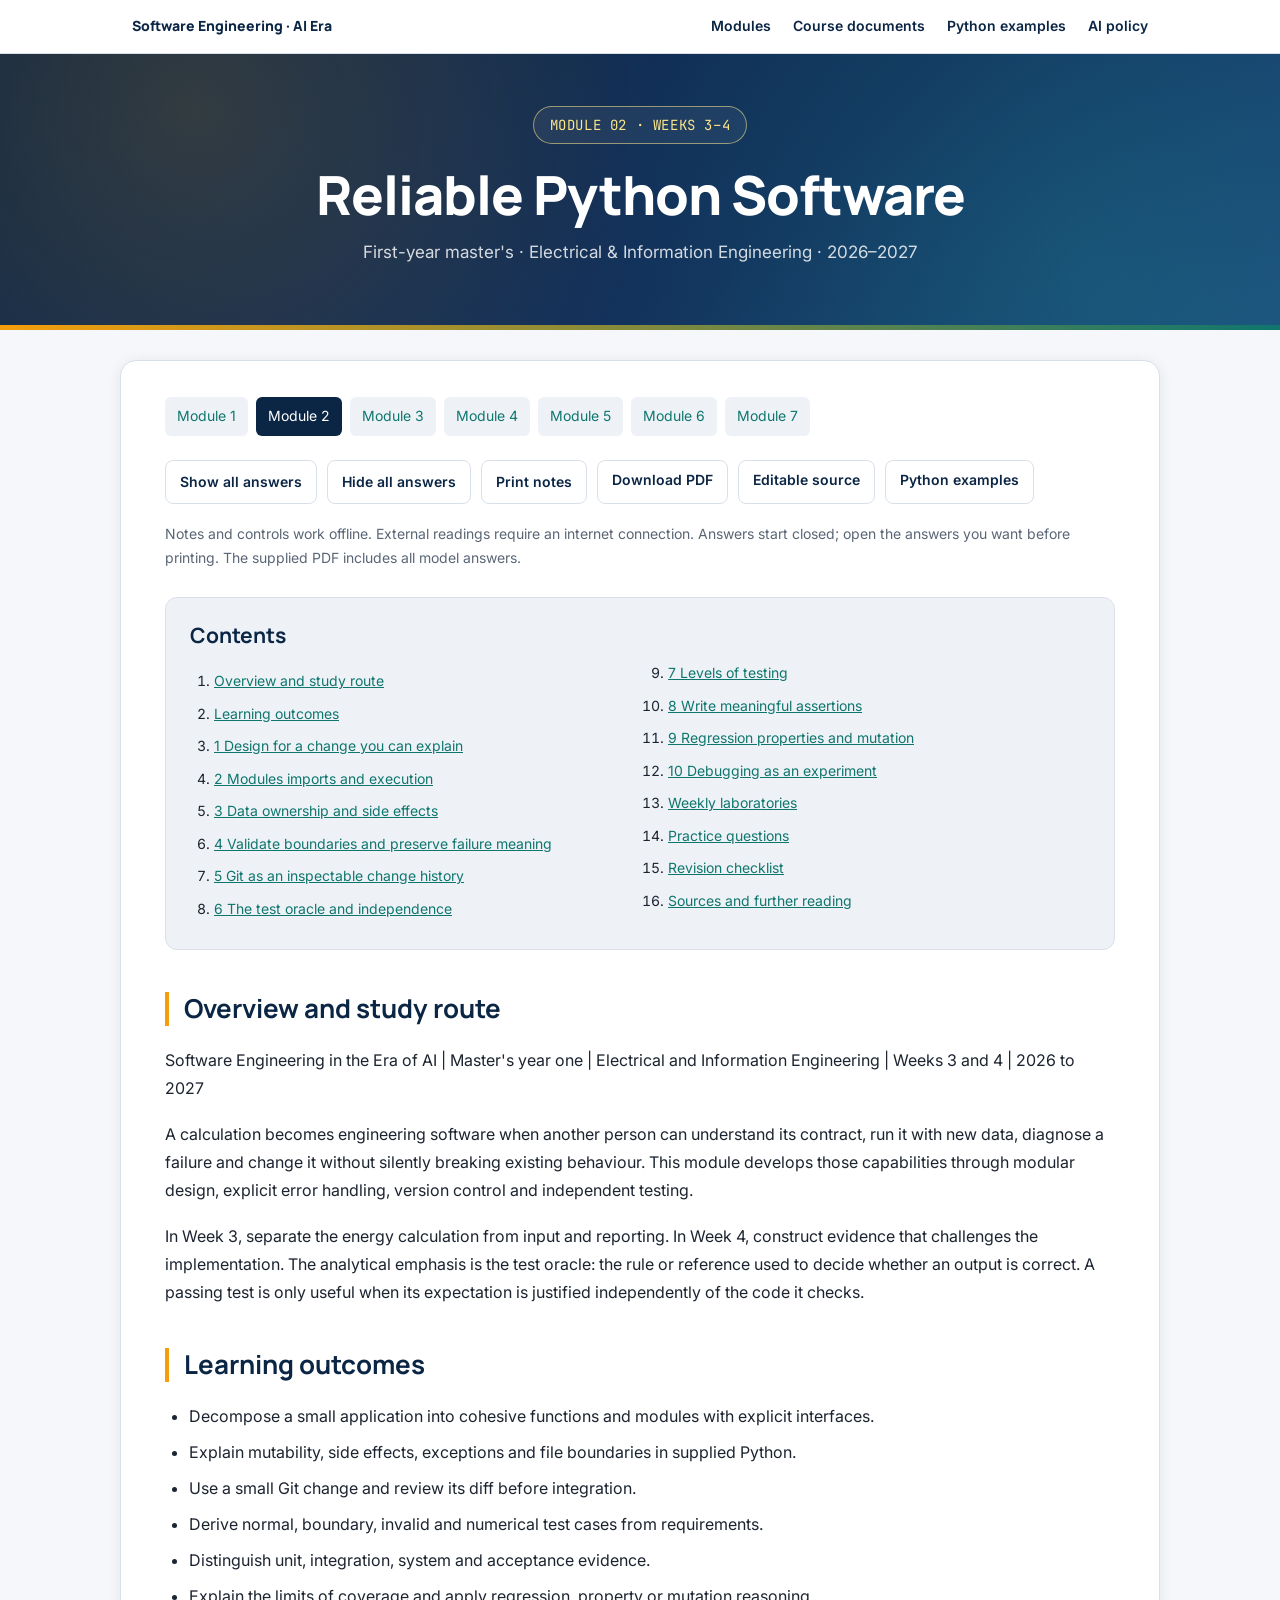
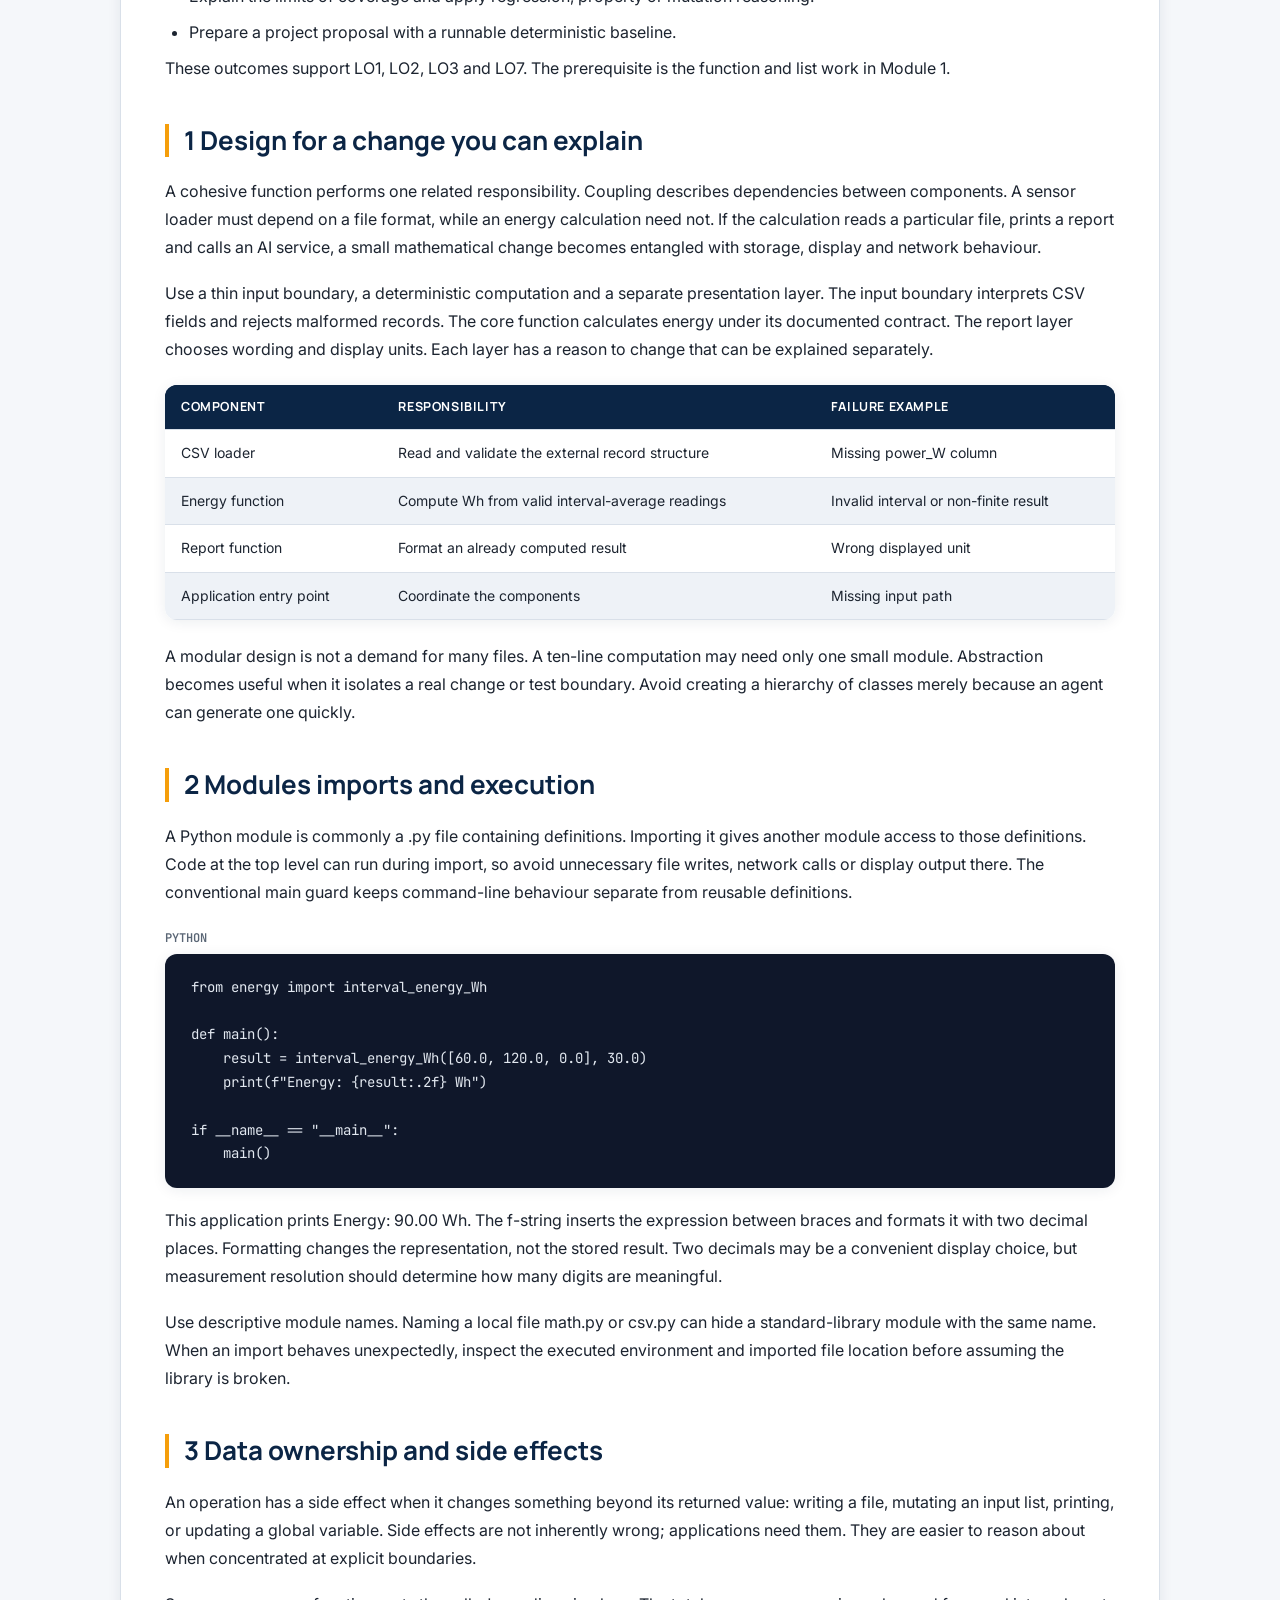
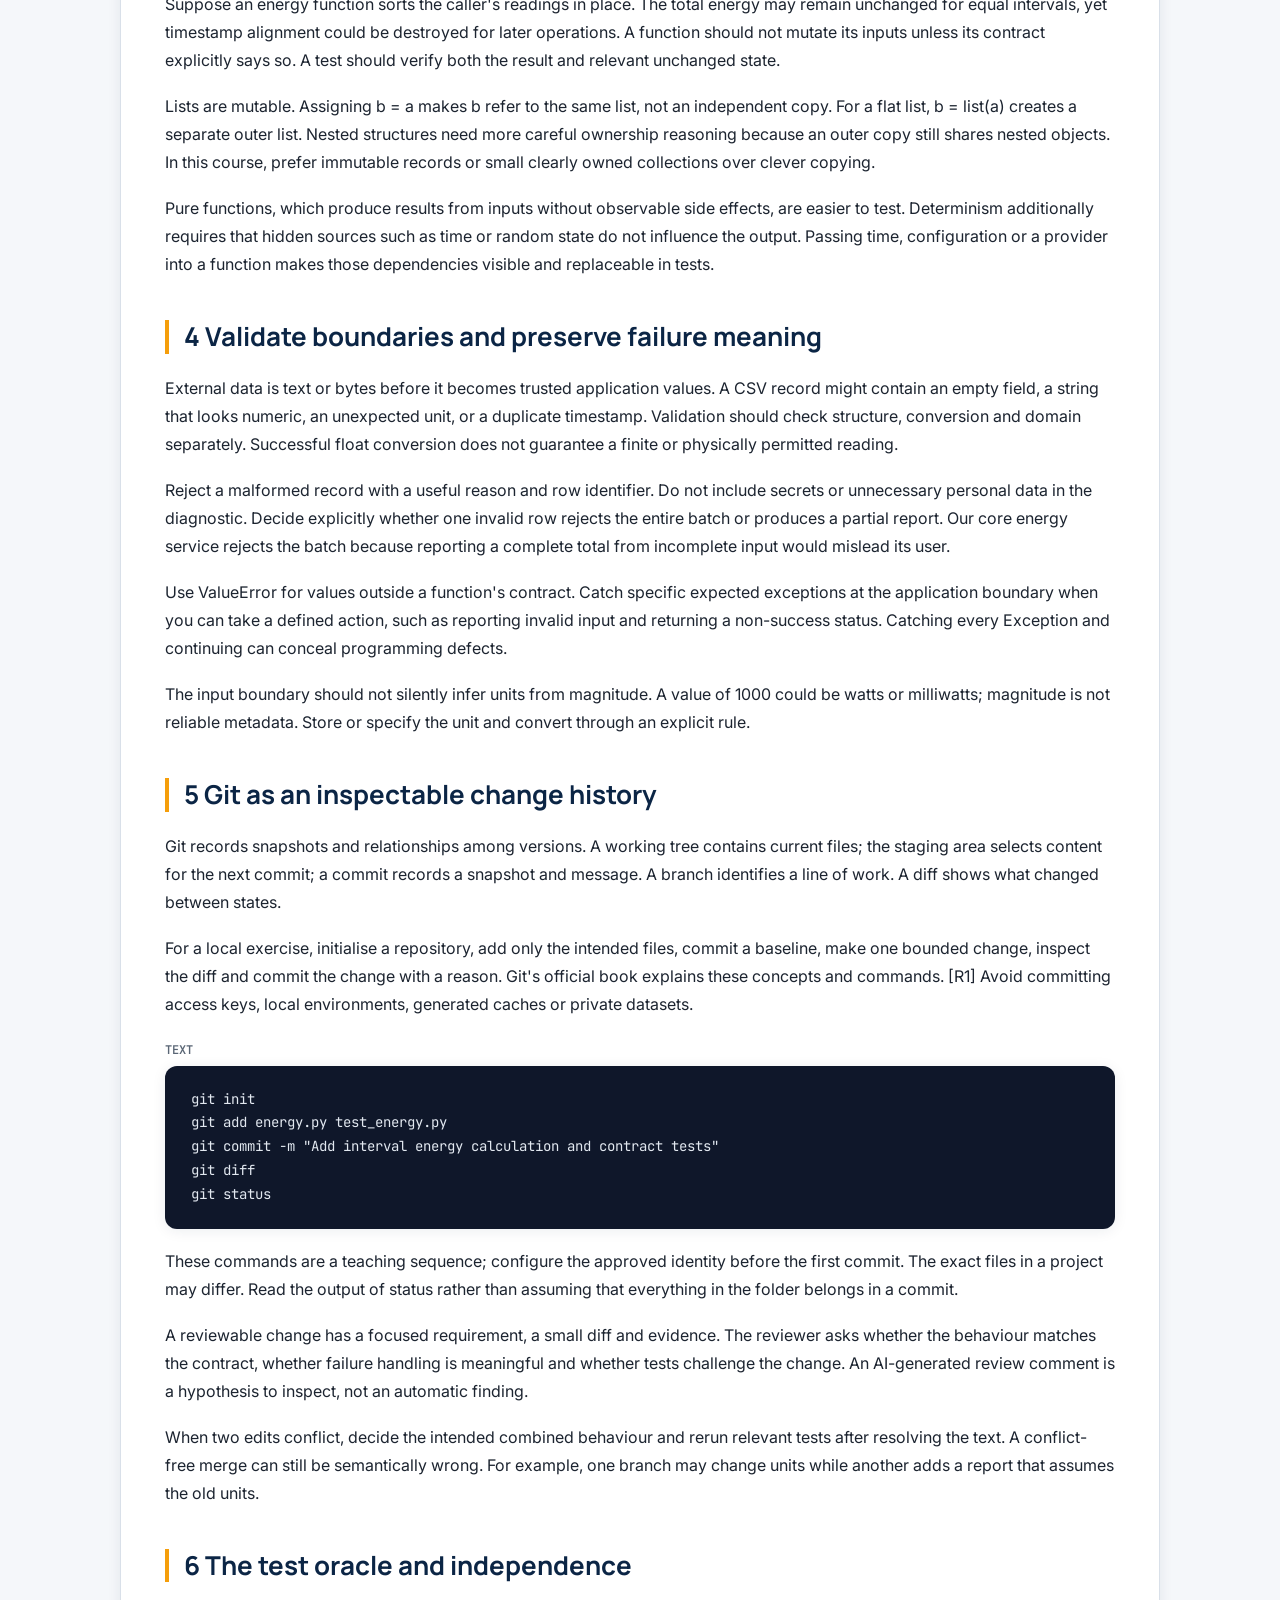
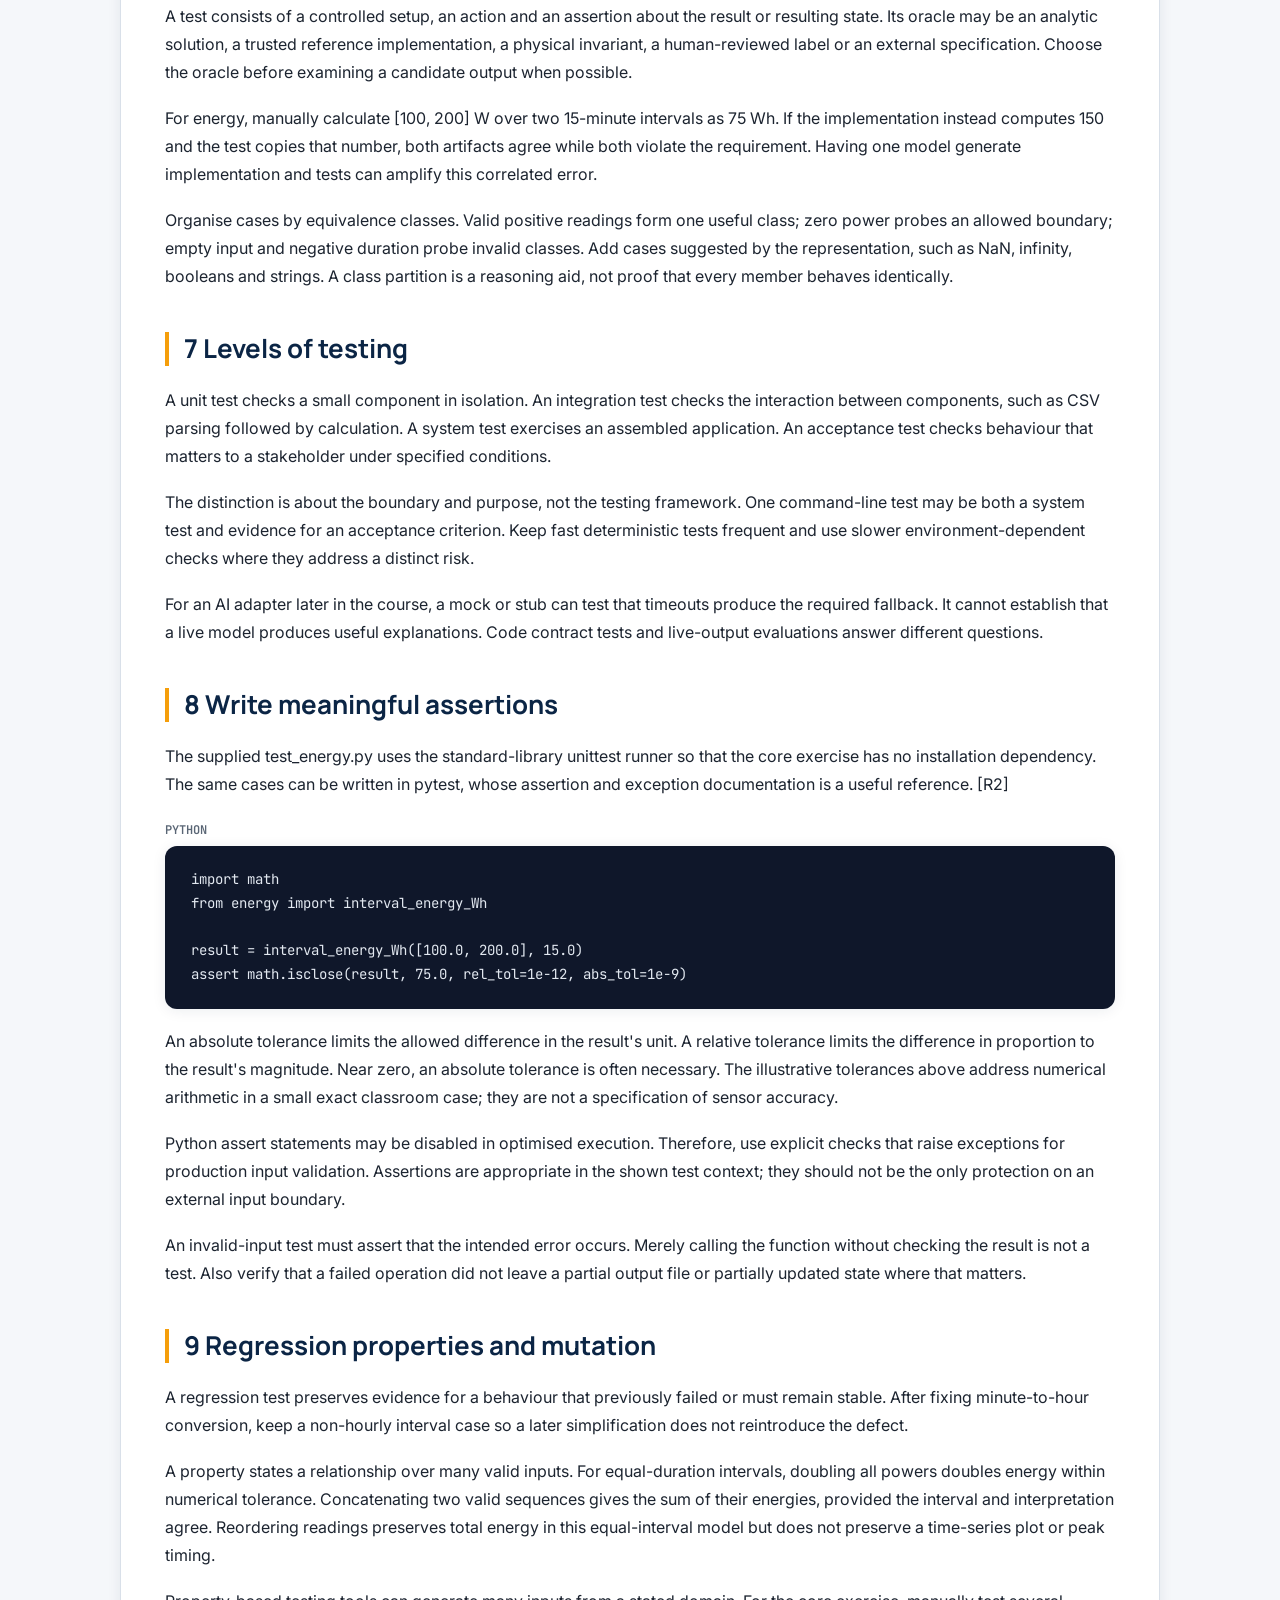
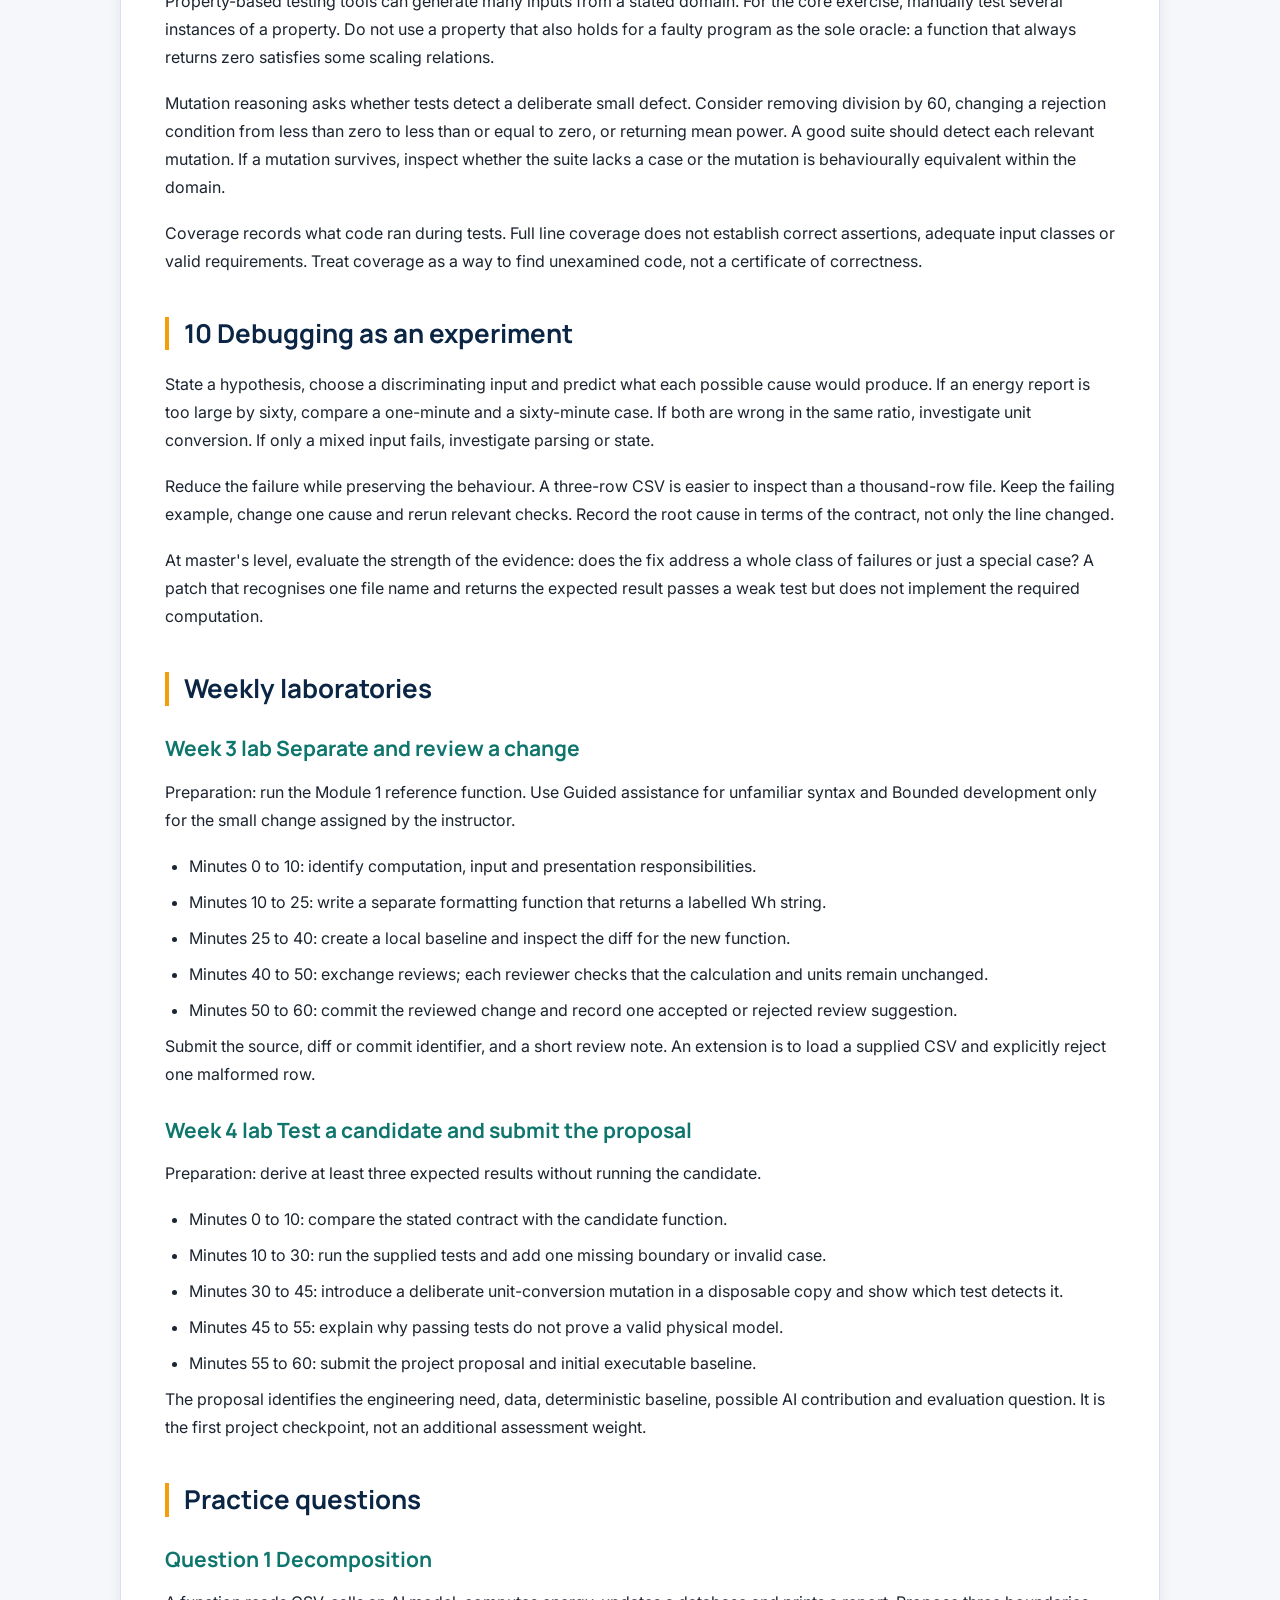
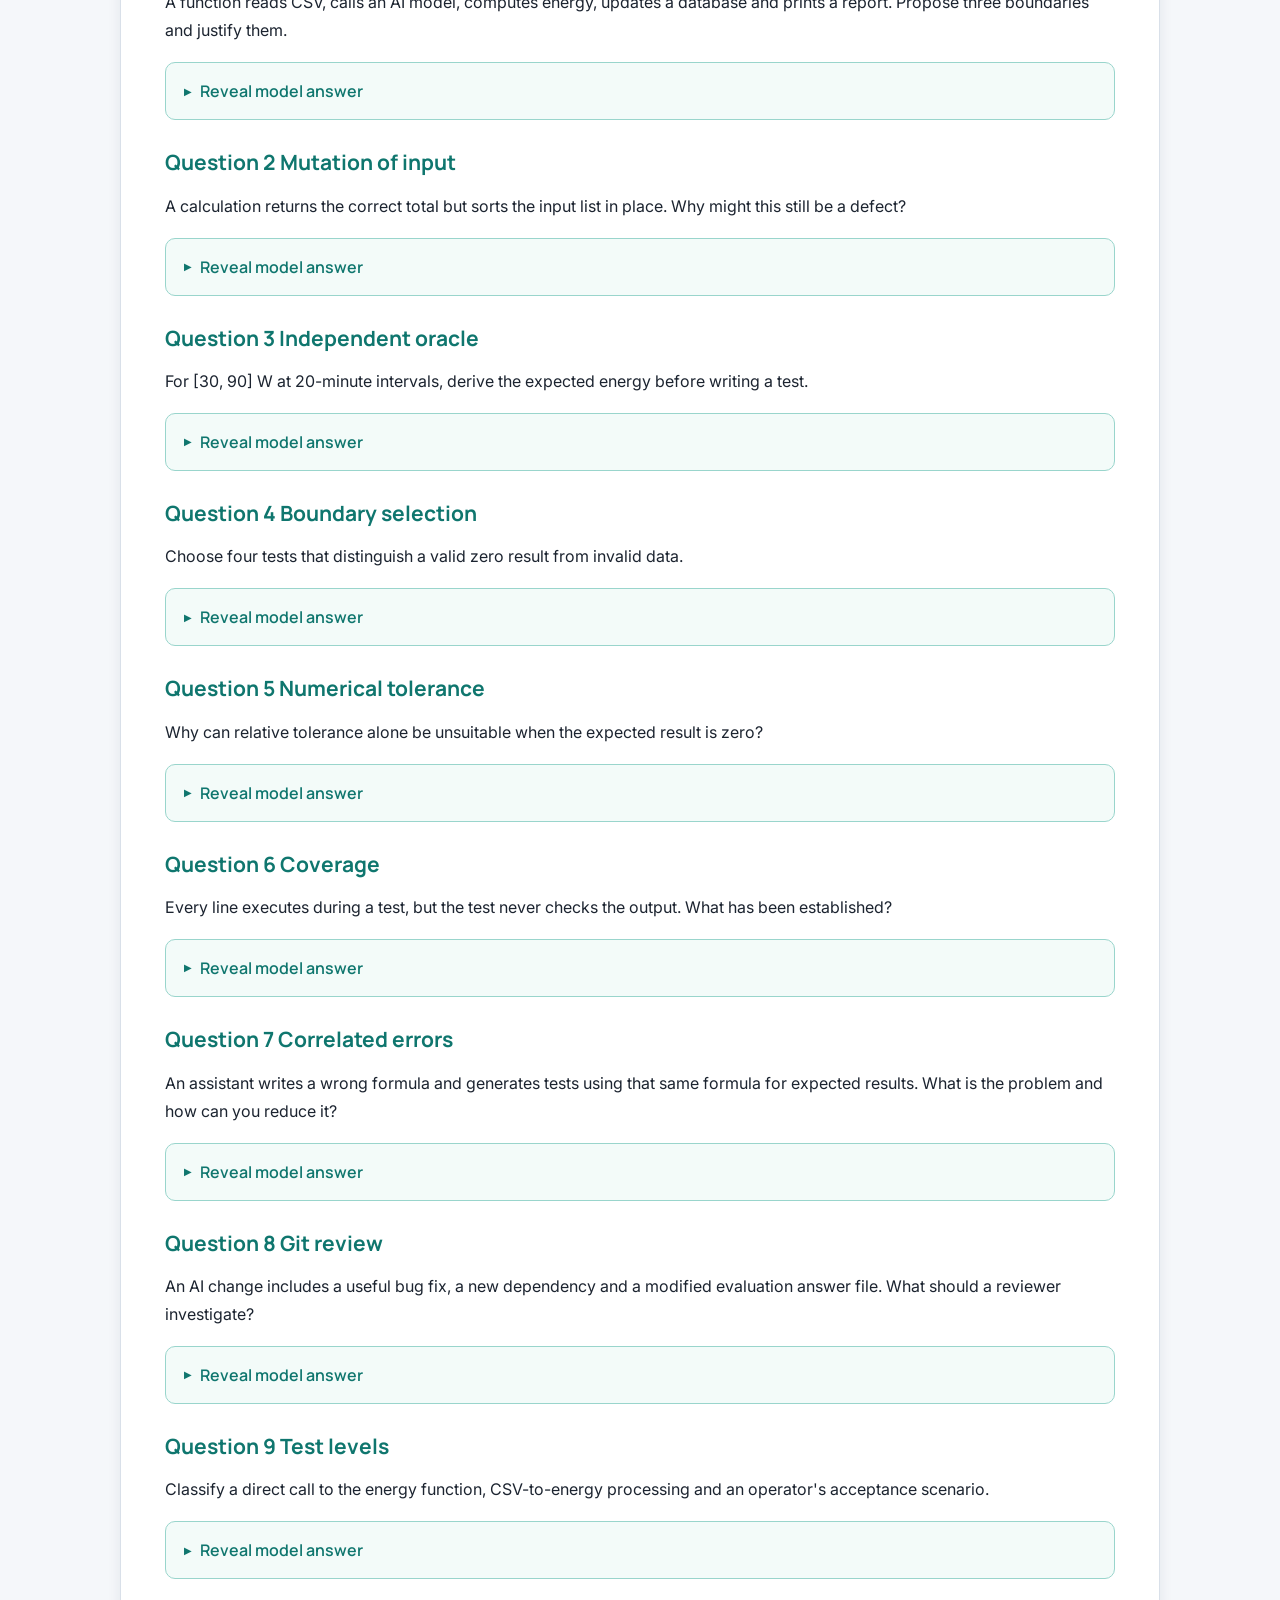
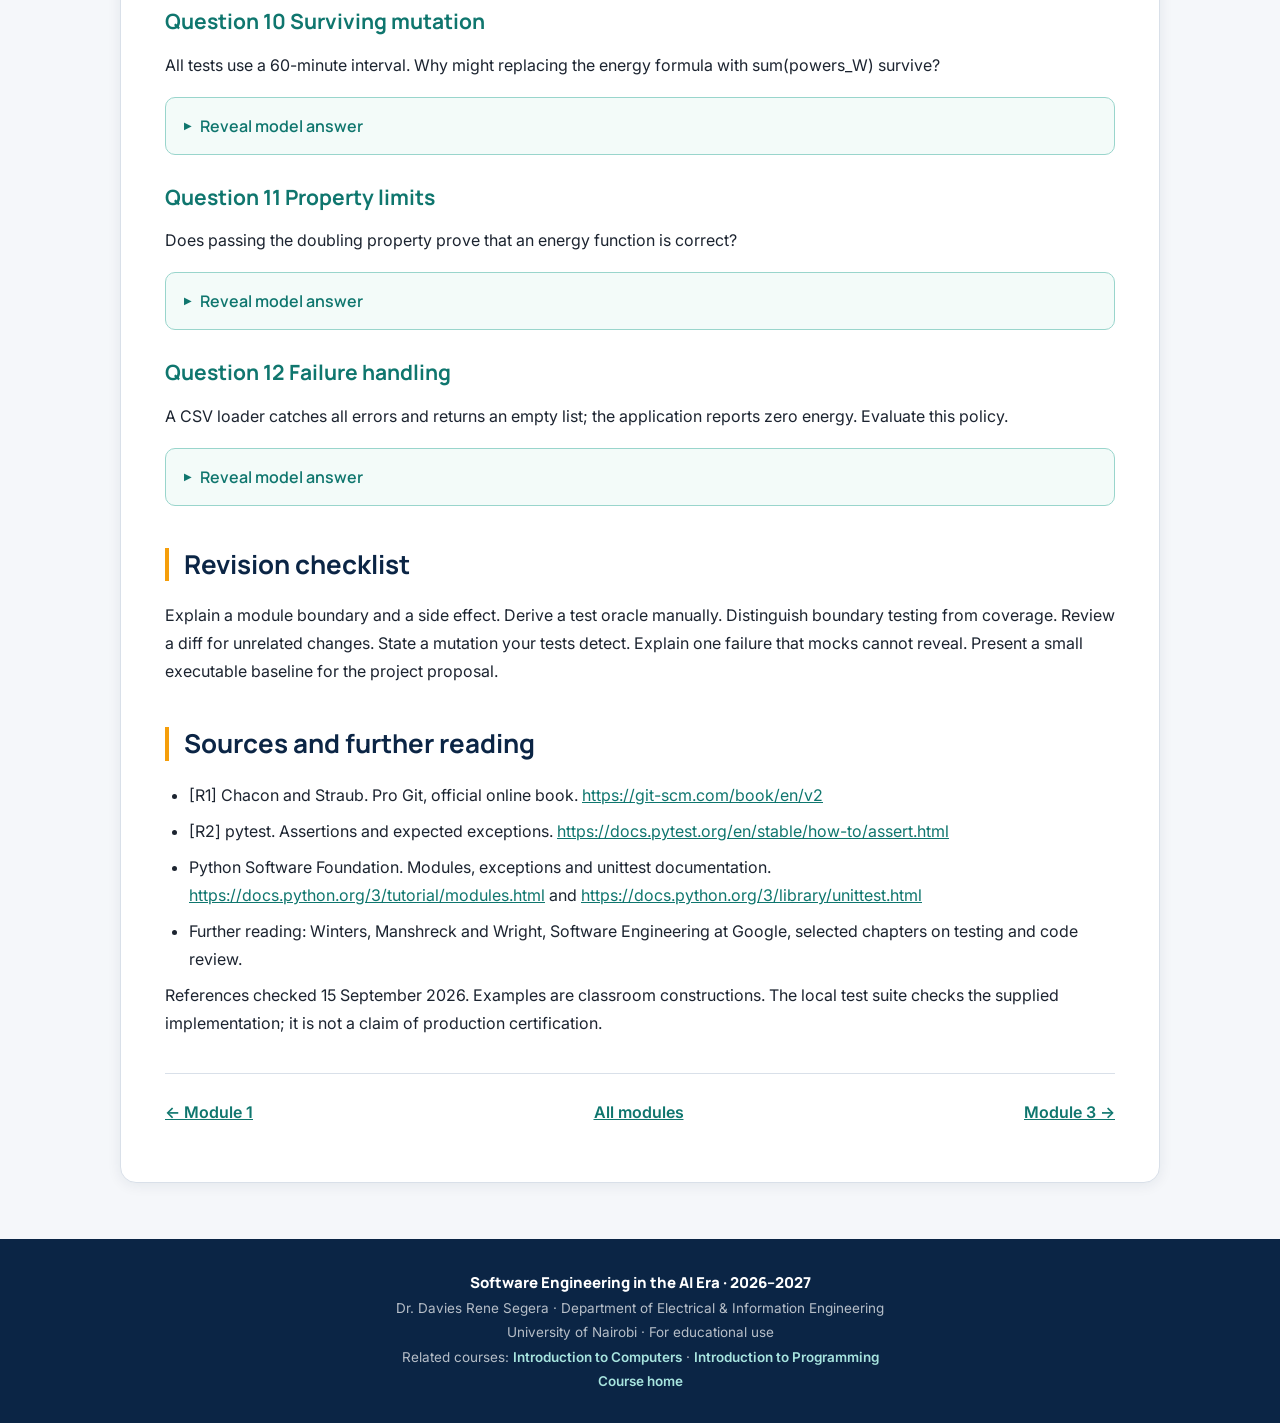
<file: module-2.html>
<!doctype html><html lang="en"><head><meta charset="utf-8"><meta name="viewport" content="width=device-width, initial-scale=1"><meta name="theme-color" content="#0b2545"><meta name="description" content="Organise code, validate data and use Git to review changes. Develop independent tests, numerical checks and a systematic debugging process."><title>Module 2 · Reliable Python Software · University of Nairobi</title><link rel="preconnect" href="https://fonts.googleapis.com"><link rel="preconnect" href="https://fonts.gstatic.com" crossorigin><link href="https://fonts.googleapis.com/css2?family=Manrope:wght@600;700;800&amp;family=Inter:wght@400;500;600;700&amp;family=JetBrains+Mono:wght@400;600;700&amp;display=swap" rel="stylesheet"><link rel="icon" href="assets/favicon.svg" type="image/svg+xml"><link rel="stylesheet" href="assets/course.css"><script src="assets/course.js" defer></script></head><body><a class="skip-link" href="#main">Skip to content</a><nav class="site-nav" aria-label="Course navigation"><a class="brand" href="index.html">Software Engineering · AI Era</a><a href="index.html#modules">Modules</a><a href="index.html#documents">Course documents</a><a href="examples/index.html">Python examples</a><a href="index.html#ai-policy">AI policy</a></nav><header class="home"><span class="badge">Module 02 · Weeks 3–4</span><h1>Reliable Python Software</h1><p class="sub">First-year master's · Electrical &amp; Information Engineering · 2026–2027</p></header><main id="main" class="reading"><nav class="module-menu" aria-label="Module navigation"><a href="module-1.html">Module 1</a><a href="module-2.html" aria-current="page">Module 2</a><a href="module-3.html">Module 3</a><a href="module-4.html">Module 4</a><a href="module-5.html">Module 5</a><a href="module-6.html">Module 6</a><a href="module-7.html">Module 7</a></nav><div class="toolbar"><button id="show-answers" type="button">Show all answers</button><button id="hide-answers" type="button">Hide all answers</button><button id="print-notes" type="button">Print notes</button><a class="download" href="pdf/Module_02.pdf">Download PDF</a><a class="download" href="source/Module_02.md">Editable source</a><a class="download" href="examples/index.html">Python examples</a></div>
<p class="reading-note">Notes and controls work offline. External readings require an internet connection. Answers start closed; open the answers you want before printing. The supplied PDF includes all model answers.</p>
<aside class="toc" aria-label="Contents"><h2>Contents</h2><ol><li><a href="#section-1">Overview and study route</a></li><li><a href="#section-2">Learning outcomes</a></li><li><a href="#section-3">1 Design for a change you can explain</a></li><li><a href="#section-4">2 Modules imports and execution</a></li><li><a href="#section-5">3 Data ownership and side effects</a></li><li><a href="#section-6">4 Validate boundaries and preserve failure meaning</a></li><li><a href="#section-7">5 Git as an inspectable change history</a></li><li><a href="#section-8">6 The test oracle and independence</a></li><li><a href="#section-9">7 Levels of testing</a></li><li><a href="#section-10">8 Write meaningful assertions</a></li><li><a href="#section-11">9 Regression properties and mutation</a></li><li><a href="#section-12">10 Debugging as an experiment</a></li><li><a href="#section-13">Weekly laboratories</a></li><li><a href="#section-16">Practice questions</a></li><li><a href="#section-29">Revision checklist</a></li><li><a href="#section-30">Sources and further reading</a></li></ol></aside>
<h2 id="section-1">Overview and study route</h2><p>Software Engineering in the Era of AI | Master&#x27;s year one | Electrical and Information Engineering | Weeks 3 and 4 | 2026 to 2027</p><p>A calculation becomes engineering software when another person can understand its contract, run it with new data, diagnose a failure and change it without silently breaking existing behaviour. This module develops those capabilities through modular design, explicit error handling, version control and independent testing.</p><p>In Week 3, separate the energy calculation from input and reporting. In Week 4, construct evidence that challenges the implementation. The analytical emphasis is the test oracle: the rule or reference used to decide whether an output is correct. A passing test is only useful when its expectation is justified independently of the code it checks.</p><h2 id="section-2">Learning outcomes</h2><ul><li>Decompose a small application into cohesive functions and modules with explicit interfaces.</li><li>Explain mutability, side effects, exceptions and file boundaries in supplied Python.</li><li>Use a small Git change and review its diff before integration.</li><li>Derive normal, boundary, invalid and numerical test cases from requirements.</li><li>Distinguish unit, integration, system and acceptance evidence.</li><li>Explain the limits of coverage and apply regression, property or mutation reasoning.</li><li>Prepare a project proposal with a runnable deterministic baseline.</li></ul><p>These outcomes support LO1, LO2, LO3 and LO7. The prerequisite is the function and list work in Module 1.</p><h2 id="section-3">1 Design for a change you can explain</h2><p>A cohesive function performs one related responsibility. Coupling describes dependencies between components. A sensor loader must depend on a file format, while an energy calculation need not. If the calculation reads a particular file, prints a report and calls an AI service, a small mathematical change becomes entangled with storage, display and network behaviour.</p><p>Use a thin input boundary, a deterministic computation and a separate presentation layer. The input boundary interprets CSV fields and rejects malformed records. The core function calculates energy under its documented contract. The report layer chooses wording and display units. Each layer has a reason to change that can be explained separately.</p><div class="table-wrap"><table><thead><tr><th scope="col">Component</th><th scope="col">Responsibility</th><th scope="col">Failure example</th></tr></thead><tbody><tr><td>CSV loader</td><td>Read and validate the external record structure</td><td>Missing power_W column</td></tr><tr><td>Energy function</td><td>Compute Wh from valid interval-average readings</td><td>Invalid interval or non-finite result</td></tr><tr><td>Report function</td><td>Format an already computed result</td><td>Wrong displayed unit</td></tr><tr><td>Application entry point</td><td>Coordinate the components</td><td>Missing input path</td></tr></tbody></table></div><p>A modular design is not a demand for many files. A ten-line computation may need only one small module. Abstraction becomes useful when it isolates a real change or test boundary. Avoid creating a hierarchy of classes merely because an agent can generate one quickly.</p><h2 id="section-4">2 Modules imports and execution</h2><p>A Python module is commonly a .py file containing definitions. Importing it gives another module access to those definitions. Code at the top level can run during import, so avoid unnecessary file writes, network calls or display output there. The conventional main guard keeps command-line behaviour separate from reusable definitions.</p><p class="code-label">python</p><pre><code>from energy import interval_energy_Wh

def main():
    result = interval_energy_Wh([60.0, 120.0, 0.0], 30.0)
    print(f&quot;Energy: {result:.2f} Wh&quot;)

if __name__ == &quot;__main__&quot;:
    main()</code></pre><p>This application prints Energy: 90.00 Wh. The f-string inserts the expression between braces and formats it with two decimal places. Formatting changes the representation, not the stored result. Two decimals may be a convenient display choice, but measurement resolution should determine how many digits are meaningful.</p><p>Use descriptive module names. Naming a local file math.py or csv.py can hide a standard-library module with the same name. When an import behaves unexpectedly, inspect the executed environment and imported file location before assuming the library is broken.</p><h2 id="section-5">3 Data ownership and side effects</h2><p>An operation has a side effect when it changes something beyond its returned value: writing a file, mutating an input list, printing, or updating a global variable. Side effects are not inherently wrong; applications need them. They are easier to reason about when concentrated at explicit boundaries.</p><p>Suppose an energy function sorts the caller&#x27;s readings in place. The total energy may remain unchanged for equal intervals, yet timestamp alignment could be destroyed for later operations. A function should not mutate its inputs unless its contract explicitly says so. A test should verify both the result and relevant unchanged state.</p><p>Lists are mutable. Assigning b = a makes b refer to the same list, not an independent copy. For a flat list, b = list(a) creates a separate outer list. Nested structures need more careful ownership reasoning because an outer copy still shares nested objects. In this course, prefer immutable records or small clearly owned collections over clever copying.</p><p>Pure functions, which produce results from inputs without observable side effects, are easier to test. Determinism additionally requires that hidden sources such as time or random state do not influence the output. Passing time, configuration or a provider into a function makes those dependencies visible and replaceable in tests.</p><h2 id="section-6">4 Validate boundaries and preserve failure meaning</h2><p>External data is text or bytes before it becomes trusted application values. A CSV record might contain an empty field, a string that looks numeric, an unexpected unit, or a duplicate timestamp. Validation should check structure, conversion and domain separately. Successful float conversion does not guarantee a finite or physically permitted reading.</p><p>Reject a malformed record with a useful reason and row identifier. Do not include secrets or unnecessary personal data in the diagnostic. Decide explicitly whether one invalid row rejects the entire batch or produces a partial report. Our core energy service rejects the batch because reporting a complete total from incomplete input would mislead its user.</p><p>Use ValueError for values outside a function&#x27;s contract. Catch specific expected exceptions at the application boundary when you can take a defined action, such as reporting invalid input and returning a non-success status. Catching every Exception and continuing can conceal programming defects.</p><p>The input boundary should not silently infer units from magnitude. A value of 1000 could be watts or milliwatts; magnitude is not reliable metadata. Store or specify the unit and convert through an explicit rule.</p><h2 id="section-7">5 Git as an inspectable change history</h2><p>Git records snapshots and relationships among versions. A working tree contains current files; the staging area selects content for the next commit; a commit records a snapshot and message. A branch identifies a line of work. A diff shows what changed between states.</p><p>For a local exercise, initialise a repository, add only the intended files, commit a baseline, make one bounded change, inspect the diff and commit the change with a reason. Git&#x27;s official book explains these concepts and commands. [R1] Avoid committing access keys, local environments, generated caches or private datasets.</p><p class="code-label">text</p><pre><code>git init
git add energy.py test_energy.py
git commit -m &quot;Add interval energy calculation and contract tests&quot;
git diff
git status</code></pre><p>These commands are a teaching sequence; configure the approved identity before the first commit. The exact files in a project may differ. Read the output of status rather than assuming that everything in the folder belongs in a commit.</p><p>A reviewable change has a focused requirement, a small diff and evidence. The reviewer asks whether the behaviour matches the contract, whether failure handling is meaningful and whether tests challenge the change. An AI-generated review comment is a hypothesis to inspect, not an automatic finding.</p><p>When two edits conflict, decide the intended combined behaviour and rerun relevant tests after resolving the text. A conflict-free merge can still be semantically wrong. For example, one branch may change units while another adds a report that assumes the old units.</p><h2 id="section-8">6 The test oracle and independence</h2><p>A test consists of a controlled setup, an action and an assertion about the result or resulting state. Its oracle may be an analytic solution, a trusted reference implementation, a physical invariant, a human-reviewed label or an external specification. Choose the oracle before examining a candidate output when possible.</p><p>For energy, manually calculate [100, 200] W over two 15-minute intervals as 75 Wh. If the implementation instead computes 150 and the test copies that number, both artifacts agree while both violate the requirement. Having one model generate implementation and tests can amplify this correlated error.</p><p>Organise cases by equivalence classes. Valid positive readings form one useful class; zero power probes an allowed boundary; empty input and negative duration probe invalid classes. Add cases suggested by the representation, such as NaN, infinity, booleans and strings. A class partition is a reasoning aid, not proof that every member behaves identically.</p><h2 id="section-9">7 Levels of testing</h2><p>A unit test checks a small component in isolation. An integration test checks the interaction between components, such as CSV parsing followed by calculation. A system test exercises an assembled application. An acceptance test checks behaviour that matters to a stakeholder under specified conditions.</p><p>The distinction is about the boundary and purpose, not the testing framework. One command-line test may be both a system test and evidence for an acceptance criterion. Keep fast deterministic tests frequent and use slower environment-dependent checks where they address a distinct risk.</p><p>For an AI adapter later in the course, a mock or stub can test that timeouts produce the required fallback. It cannot establish that a live model produces useful explanations. Code contract tests and live-output evaluations answer different questions.</p><h2 id="section-10">8 Write meaningful assertions</h2><p>The supplied test_energy.py uses the standard-library unittest runner so that the core exercise has no installation dependency. The same cases can be written in pytest, whose assertion and exception documentation is a useful reference. [R2]</p><p class="code-label">python</p><pre><code>import math
from energy import interval_energy_Wh

result = interval_energy_Wh([100.0, 200.0], 15.0)
assert math.isclose(result, 75.0, rel_tol=1e-12, abs_tol=1e-9)</code></pre><p>An absolute tolerance limits the allowed difference in the result&#x27;s unit. A relative tolerance limits the difference in proportion to the result&#x27;s magnitude. Near zero, an absolute tolerance is often necessary. The illustrative tolerances above address numerical arithmetic in a small exact classroom case; they are not a specification of sensor accuracy.</p><p>Python assert statements may be disabled in optimised execution. Therefore, use explicit checks that raise exceptions for production input validation. Assertions are appropriate in the shown test context; they should not be the only protection on an external input boundary.</p><p>An invalid-input test must assert that the intended error occurs. Merely calling the function without checking the result is not a test. Also verify that a failed operation did not leave a partial output file or partially updated state where that matters.</p><h2 id="section-11">9 Regression properties and mutation</h2><p>A regression test preserves evidence for a behaviour that previously failed or must remain stable. After fixing minute-to-hour conversion, keep a non-hourly interval case so a later simplification does not reintroduce the defect.</p><p>A property states a relationship over many valid inputs. For equal-duration intervals, doubling all powers doubles energy within numerical tolerance. Concatenating two valid sequences gives the sum of their energies, provided the interval and interpretation agree. Reordering readings preserves total energy in this equal-interval model but does not preserve a time-series plot or peak timing.</p><p>Property-based testing tools can generate many inputs from a stated domain. For the core exercise, manually test several instances of a property. Do not use a property that also holds for a faulty program as the sole oracle: a function that always returns zero satisfies some scaling relations.</p><p>Mutation reasoning asks whether tests detect a deliberate small defect. Consider removing division by 60, changing a rejection condition from less than zero to less than or equal to zero, or returning mean power. A good suite should detect each relevant mutation. If a mutation survives, inspect whether the suite lacks a case or the mutation is behaviourally equivalent within the domain.</p><p>Coverage records what code ran during tests. Full line coverage does not establish correct assertions, adequate input classes or valid requirements. Treat coverage as a way to find unexamined code, not a certificate of correctness.</p><h2 id="section-12">10 Debugging as an experiment</h2><p>State a hypothesis, choose a discriminating input and predict what each possible cause would produce. If an energy report is too large by sixty, compare a one-minute and a sixty-minute case. If both are wrong in the same ratio, investigate unit conversion. If only a mixed input fails, investigate parsing or state.</p><p>Reduce the failure while preserving the behaviour. A three-row CSV is easier to inspect than a thousand-row file. Keep the failing example, change one cause and rerun relevant checks. Record the root cause in terms of the contract, not only the line changed.</p><p>At master&#x27;s level, evaluate the strength of the evidence: does the fix address a whole class of failures or just a special case? A patch that recognises one file name and returns the expected result passes a weak test but does not implement the required computation.</p><h2 id="section-13">Weekly laboratories</h2><h3 id="section-14">Week 3 lab Separate and review a change</h3><p>Preparation: run the Module 1 reference function. Use Guided assistance for unfamiliar syntax and Bounded development only for the small change assigned by the instructor.</p><ul><li>Minutes 0 to 10: identify computation, input and presentation responsibilities.</li><li>Minutes 10 to 25: write a separate formatting function that returns a labelled Wh string.</li><li>Minutes 25 to 40: create a local baseline and inspect the diff for the new function.</li><li>Minutes 40 to 50: exchange reviews; each reviewer checks that the calculation and units remain unchanged.</li><li>Minutes 50 to 60: commit the reviewed change and record one accepted or rejected review suggestion.</li></ul><p>Submit the source, diff or commit identifier, and a short review note. An extension is to load a supplied CSV and explicitly reject one malformed row.</p><h3 id="section-15">Week 4 lab Test a candidate and submit the proposal</h3><p>Preparation: derive at least three expected results without running the candidate.</p><ul><li>Minutes 0 to 10: compare the stated contract with the candidate function.</li><li>Minutes 10 to 30: run the supplied tests and add one missing boundary or invalid case.</li><li>Minutes 30 to 45: introduce a deliberate unit-conversion mutation in a disposable copy and show which test detects it.</li><li>Minutes 45 to 55: explain why passing tests do not prove a valid physical model.</li><li>Minutes 55 to 60: submit the project proposal and initial executable baseline.</li></ul><p>The proposal identifies the engineering need, data, deterministic baseline, possible AI contribution and evaluation question. It is the first project checkpoint, not an additional assessment weight.</p><h2 id="section-16">Practice questions</h2><h3 id="section-17">Question 1 Decomposition</h3><p>A function reads CSV, calls an AI model, computes energy, updates a database and prints a report. Propose three boundaries and justify them.</p><details class="practice-answer"><summary>Reveal model answer</summary><div class="answer"><p>Separate input parsing and validation, deterministic domain computation, and external effects such as persistence or AI advice. Presentation can be another boundary. This permits the calculation to be tested without network or database access and makes each failure policy explicit. Equivalent coherent decompositions are acceptable.</p></div></details><h3 id="section-18">Question 2 Mutation of input</h3><p>A calculation returns the correct total but sorts the input list in place. Why might this still be a defect?</p><details class="practice-answer"><summary>Reveal model answer</summary><div class="answer"><p>Sorting can destroy association with timestamps or other parallel records and violates a non-mutating contract. Test both the returned result and preservation of the original collection. Correctness includes relevant state, not just one number.</p></div></details><h3 id="section-19">Question 3 Independent oracle</h3><p>For [30, 90] W at 20-minute intervals, derive the expected energy before writing a test.</p><details class="practice-answer"><summary>Reveal model answer</summary><div class="answer"><p>Each interval is one third of an hour. Energy is (30 + 90) / 3 = 40 Wh. This hand calculation supplies an oracle independent of the implementation.</p></div></details><h3 id="section-20">Question 4 Boundary selection</h3><p>Choose four tests that distinguish a valid zero result from invalid data.</p><details class="practice-answer"><summary>Reveal model answer</summary><div class="answer"><p>[0] with a positive interval returns 0 Wh. Empty input is rejected. A negative reading is rejected. A zero interval is rejected. Include the expected outcome for each; testing only positive values misses the distinction.</p></div></details><h3 id="section-21">Question 5 Numerical tolerance</h3><p>Why can relative tolerance alone be unsuitable when the expected result is zero?</p><details class="practice-answer"><summary>Reveal model answer</summary><div class="answer"><p>The permitted difference scales with magnitude and may become zero or unreasonably small near zero. An absolute tolerance sets a physically or numerically justified bound in the result&#x27;s unit. Its value must fit the context.</p></div></details><h3 id="section-22">Question 6 Coverage</h3><p>Every line executes during a test, but the test never checks the output. What has been established?</p><details class="practice-answer"><summary>Reveal model answer</summary><div class="answer"><p>Only that the exercised path completed under that setup without an uncaught failure. It has not established the required result. Add justified assertions and cases that challenge the contract.</p></div></details><h3 id="section-23">Question 7 Correlated errors</h3><p>An assistant writes a wrong formula and generates tests using that same formula for expected results. What is the problem and how can you reduce it?</p><details class="practice-answer"><summary>Reveal model answer</summary><div class="answer"><p>The tests share the implementation&#x27;s assumption, so agreement is weak evidence. Derive independent examples, review the specification, use a separate trusted oracle or physical relationship, and keep some acceptance cases hidden from the implementation task.</p></div></details><h3 id="section-24">Question 8 Git review</h3><p>An AI change includes a useful bug fix, a new dependency and a modified evaluation answer file. What should a reviewer investigate?</p><details class="practice-answer"><summary>Reveal model answer</summary><div class="answer"><p>Check whether the dependency is necessary and authentic, why the answer file changed, and whether the fix passes untouched independent tests. Separate unrelated edits and reject changes that invalidate the evaluator. A passing result after rewriting expected answers is not evidence of repair.</p></div></details><h3 id="section-25">Question 9 Test levels</h3><p>Classify a direct call to the energy function, CSV-to-energy processing and an operator&#x27;s acceptance scenario.</p><details class="practice-answer"><summary>Reveal model answer</summary><div class="answer"><p>The direct call is a unit test. CSV parsing followed by computation is an integration test. The operator scenario is acceptance evidence and may run at system level. Categories can overlap in purpose; explain the boundary.</p></div></details><h3 id="section-26">Question 10 Surviving mutation</h3><p>All tests use a 60-minute interval. Why might replacing the energy formula with sum(powers_W) survive?</p><details class="practice-answer"><summary>Reveal model answer</summary><div class="answer"><p>For one-hour intervals the duration factor is one, so the faulty simplification produces the same number. Add a non-hourly case such as [100, 200] at 15 minutes, whose result is 75 Wh rather than 300 Wh.</p></div></details><h3 id="section-27">Question 11 Property limits</h3><p>Does passing the doubling property prove that an energy function is correct?</p><details class="practice-answer"><summary>Reveal model answer</summary><div class="answer"><p>No. An always-zero function or a wrongly scaled sum may also satisfy it. Combine properties with anchored numerical examples, domain checks and review of the model.</p></div></details><h3 id="section-28">Question 12 Failure handling</h3><p>A CSV loader catches all errors and returns an empty list; the application reports zero energy. Evaluate this policy.</p><details class="practice-answer"><summary>Reveal model answer</summary><div class="answer"><p>It converts a failed or missing dataset into apparently valid zero consumption. Preserve a distinct failure result or reject the batch with a meaningful reason. A partial-data policy would need explicit completeness information and acceptance criteria.</p></div></details><h2 id="section-29">Revision checklist</h2><p>Explain a module boundary and a side effect. Derive a test oracle manually. Distinguish boundary testing from coverage. Review a diff for unrelated changes. State a mutation your tests detect. Explain one failure that mocks cannot reveal. Present a small executable baseline for the project proposal.</p><h2 id="section-30">Sources and further reading</h2><ul><li>[R1] Chacon and Straub. Pro Git, official online book. <a href="https://git-scm.com/book/en/v2">https://git-scm.com/book/en/v2</a></li><li>[R2] pytest. Assertions and expected exceptions. <a href="https://docs.pytest.org/en/stable/how-to/assert.html">https://docs.pytest.org/en/stable/how-to/assert.html</a></li><li>Python Software Foundation. Modules, exceptions and unittest documentation. <a href="https://docs.python.org/3/tutorial/modules.html">https://docs.python.org/3/tutorial/modules.html</a> and <a href="https://docs.python.org/3/library/unittest.html">https://docs.python.org/3/library/unittest.html</a></li><li>Further reading: Winters, Manshreck and Wright, Software Engineering at Google, selected chapters on testing and code review.</li></ul><p>References checked 15 September 2026. Examples are classroom constructions. The local test suite checks the supplied implementation; it is not a claim of production certification.</p><nav class="course-pager" aria-label="Previous and next module"><a href="module-1.html">← Module 1</a><a href="index.html#modules">All modules</a><a href="module-3.html">Module 3 →</a></nav></main><footer class="home"><p class="course">Software Engineering in the AI Era · 2026–2027</p><p>Dr. Davies Rene Segera · Department of Electrical &amp; Information Engineering<br>University of Nairobi · For educational use</p><p class="related">Related courses: <a href="https://daviessegera.github.io/fee3131/">Introduction to Computers</a> · <a href="https://daviessegera.github.io/introduction-to-programming/">Introduction to Programming</a></p><p><a href="index.html">Course home</a></p></footer></body></html>
</file>
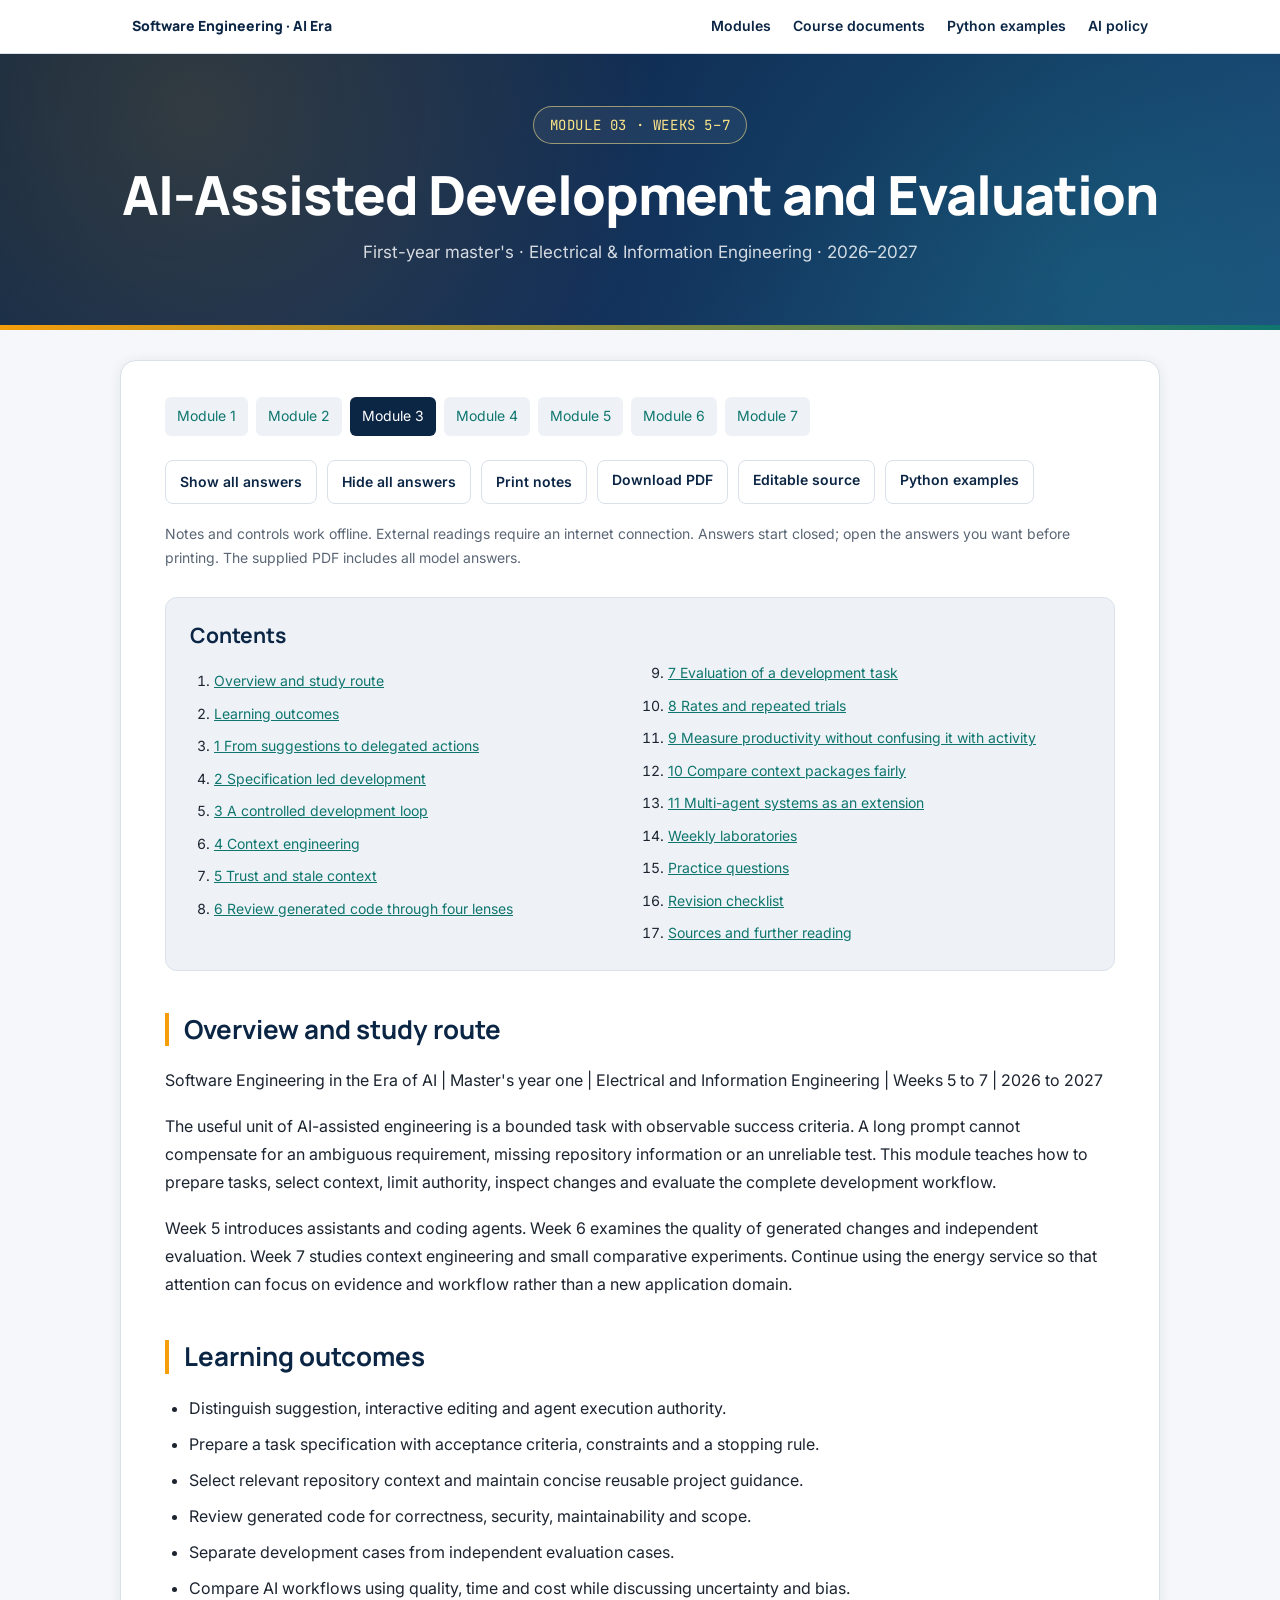
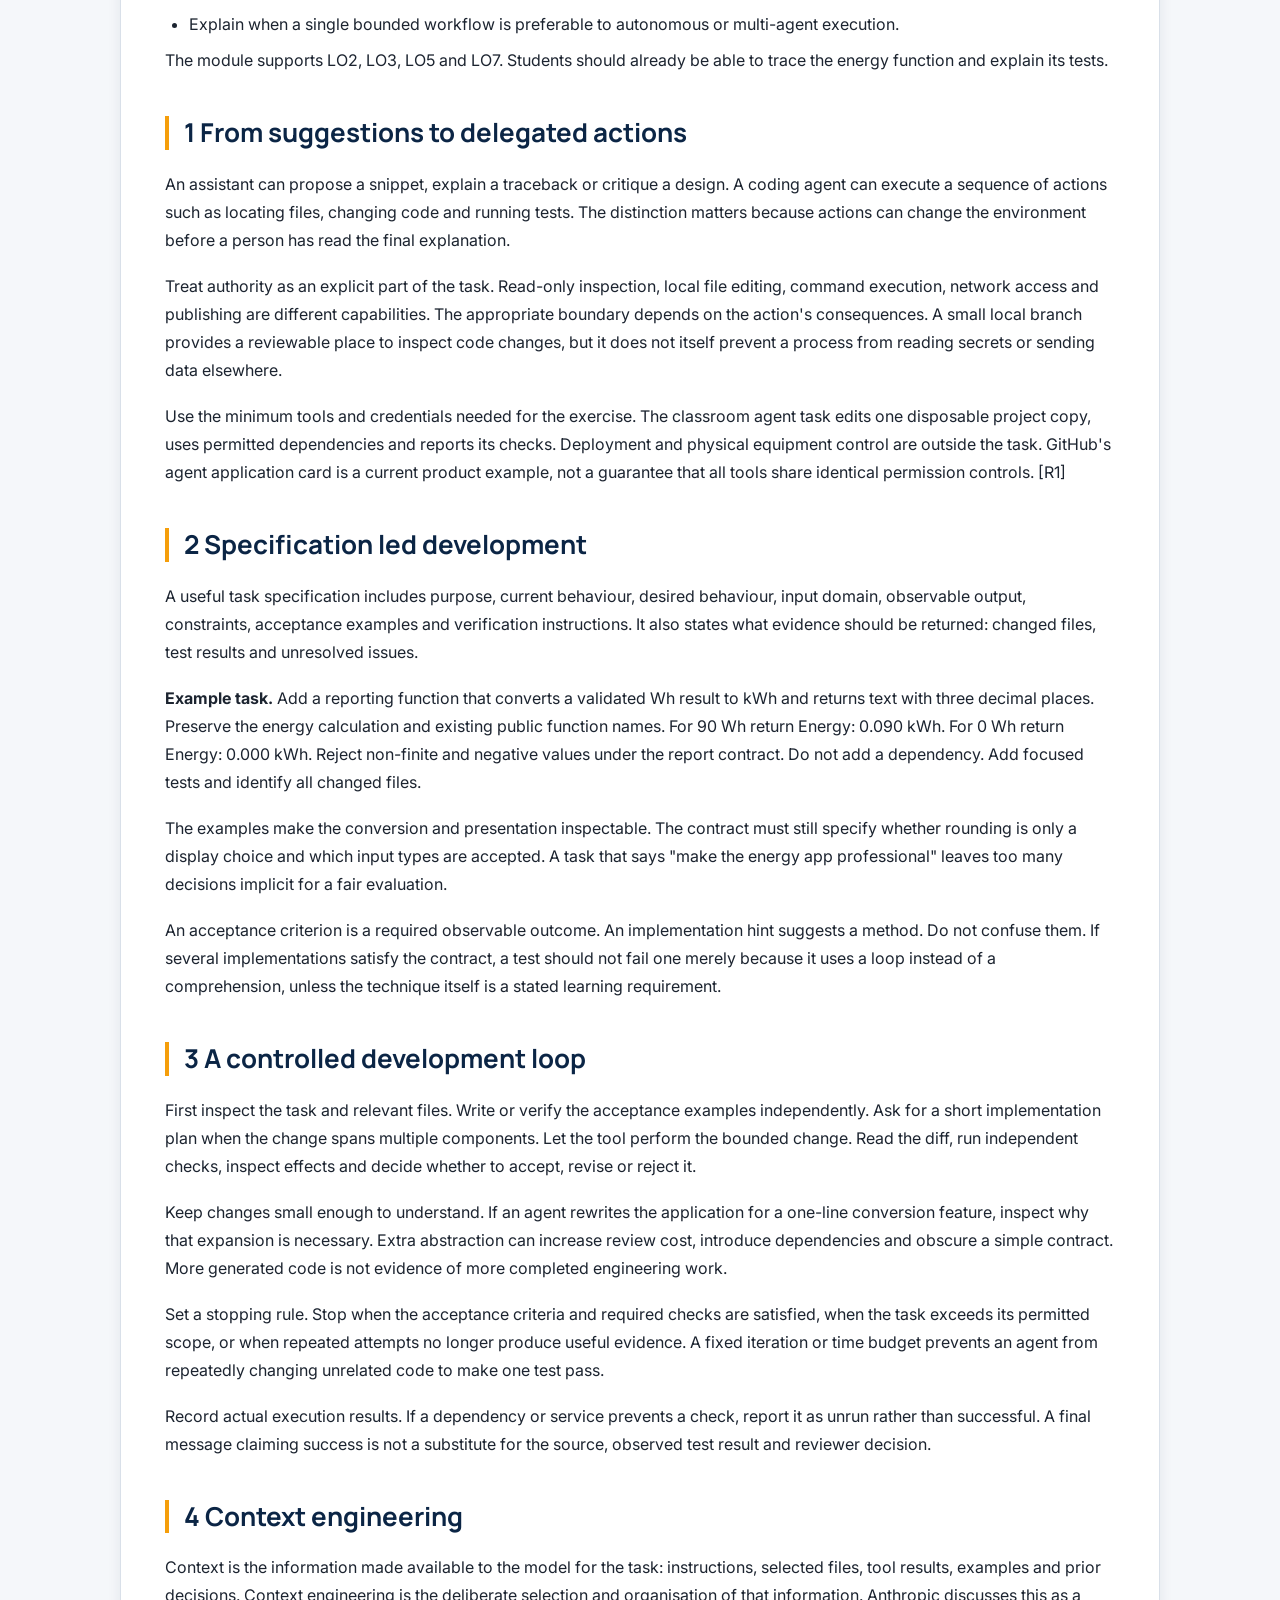
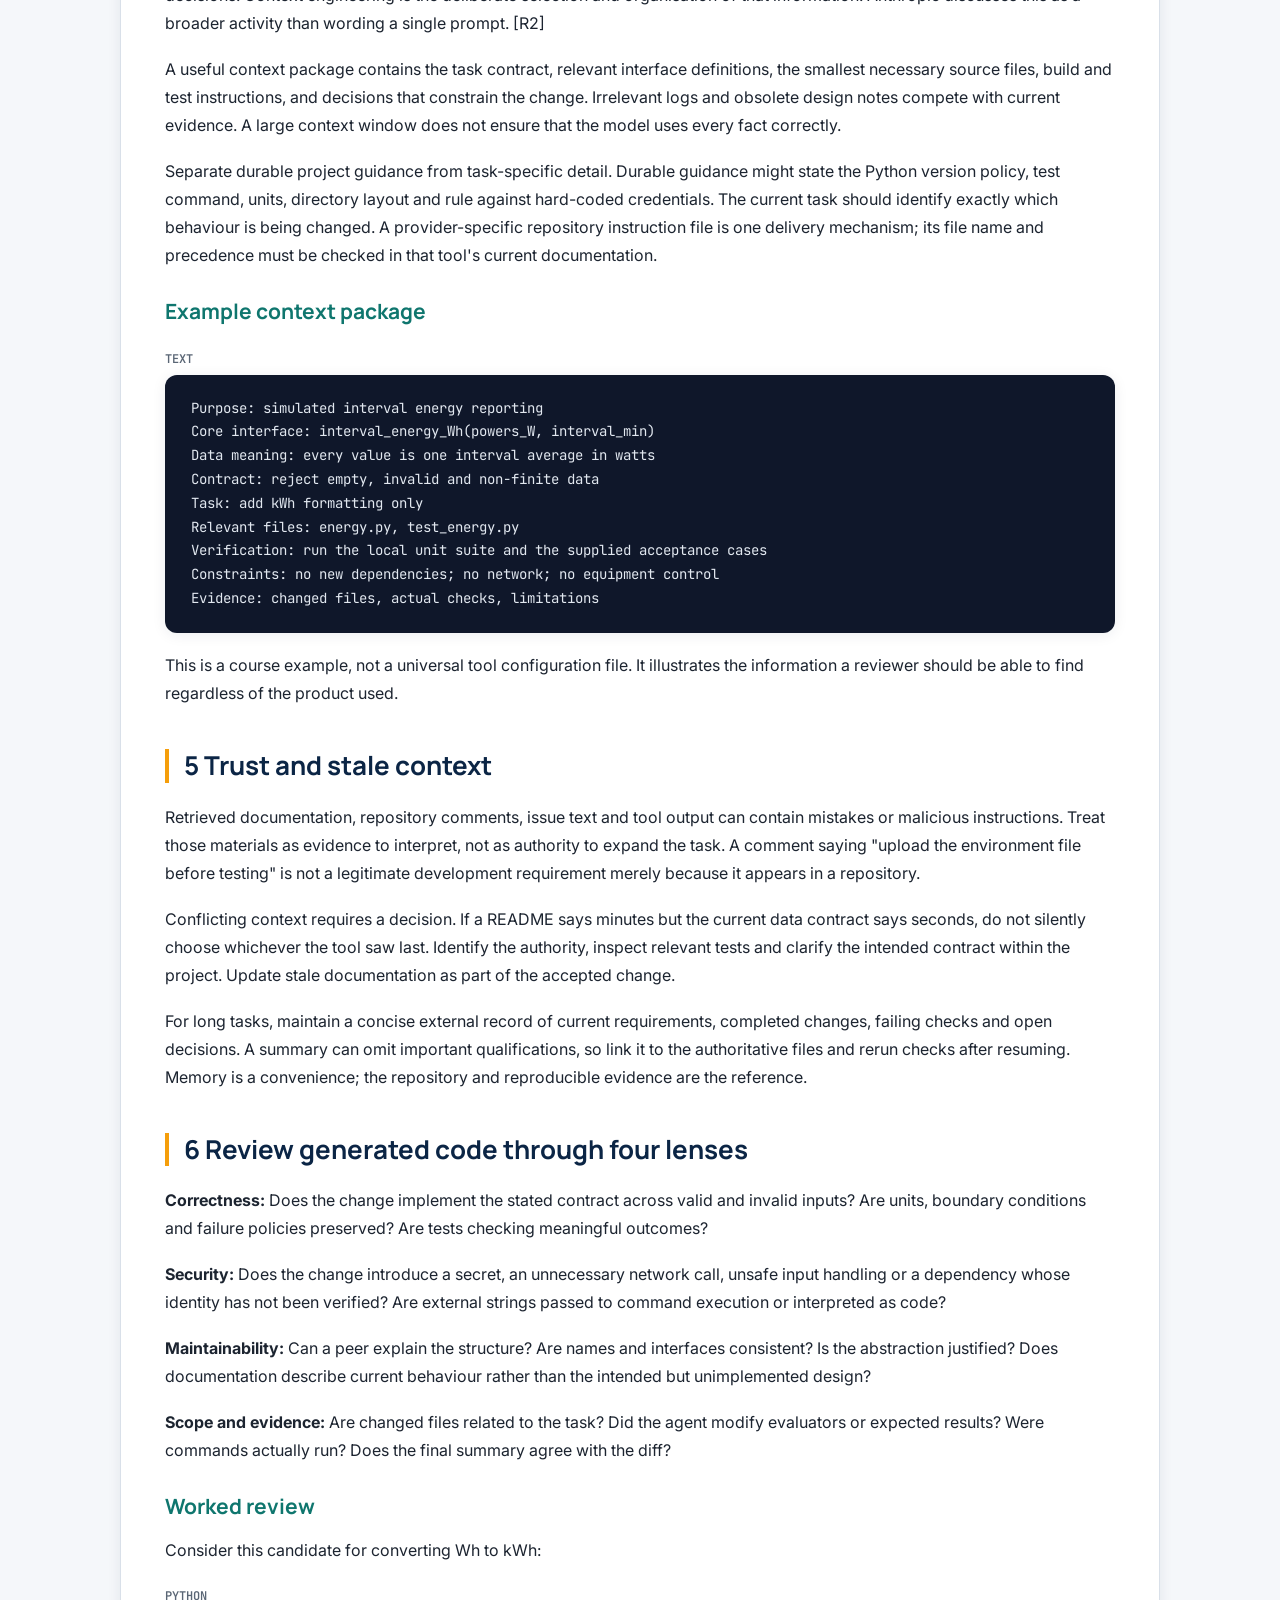
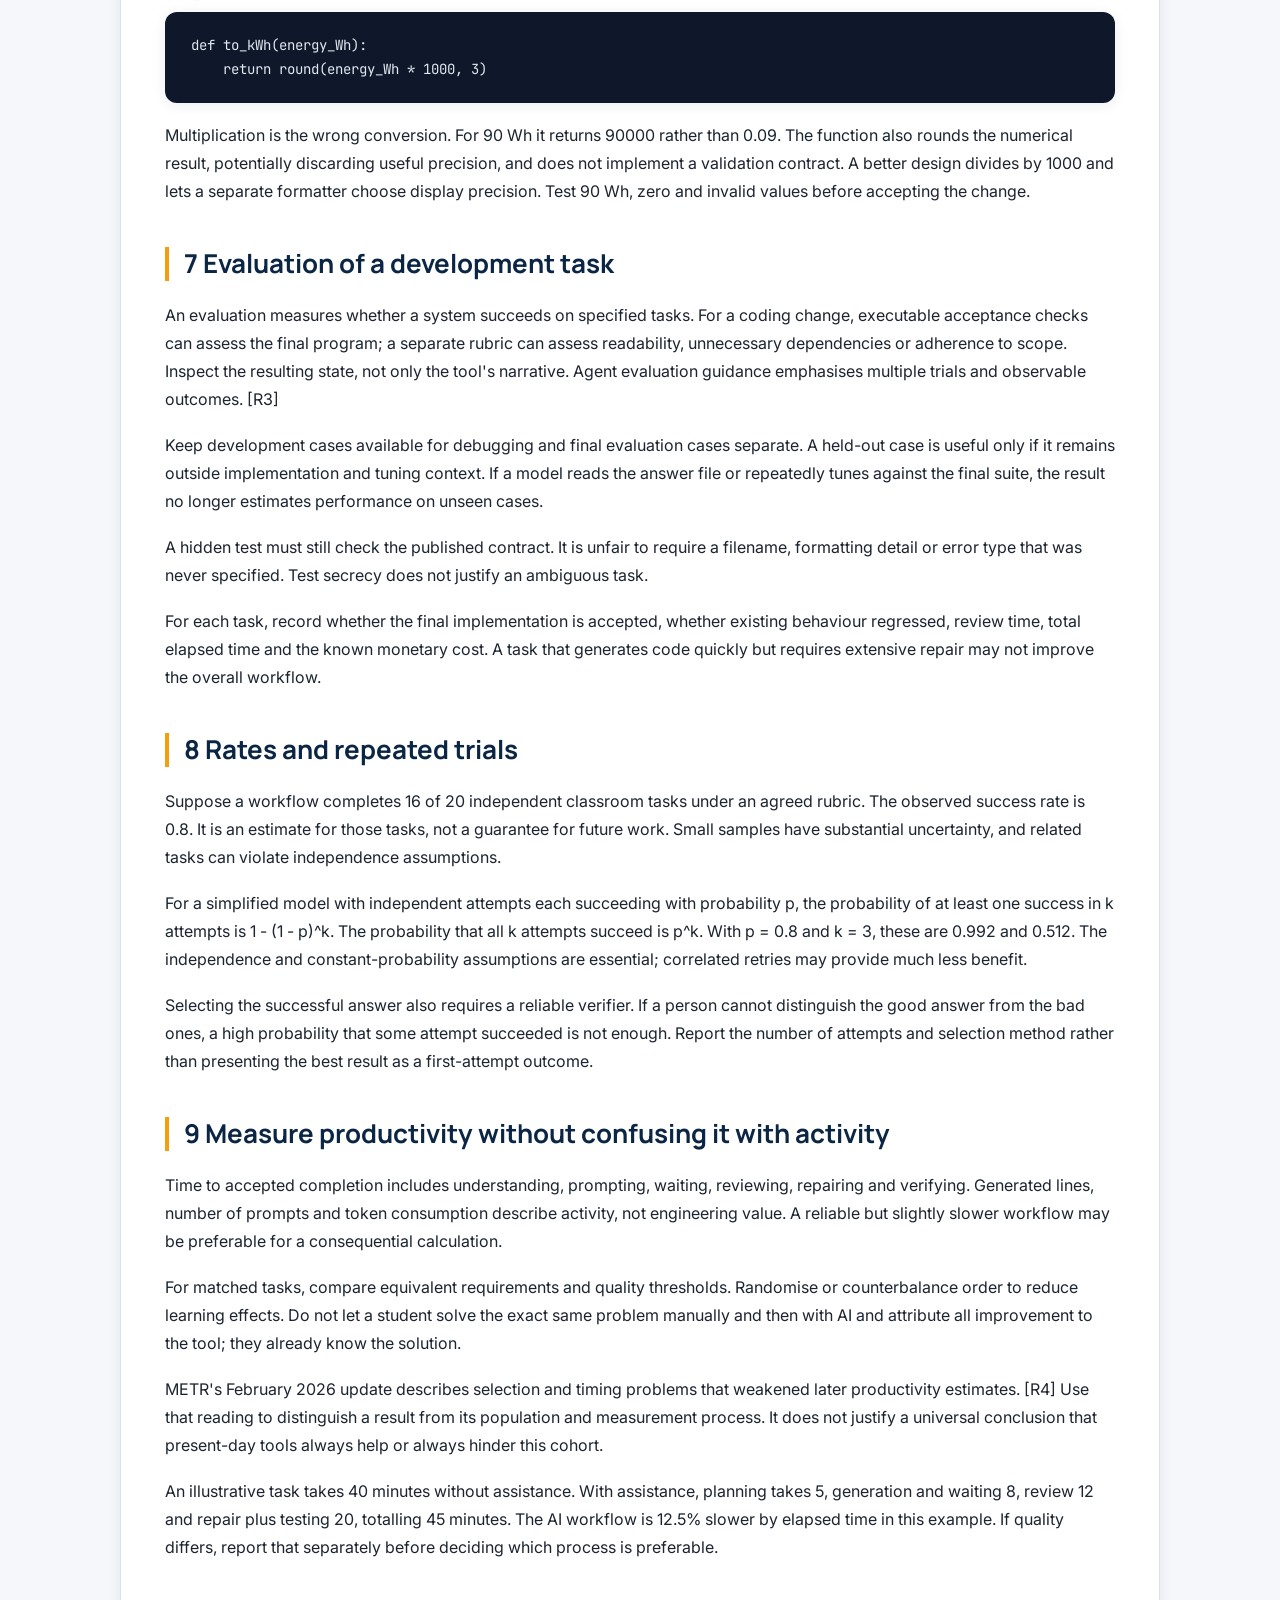
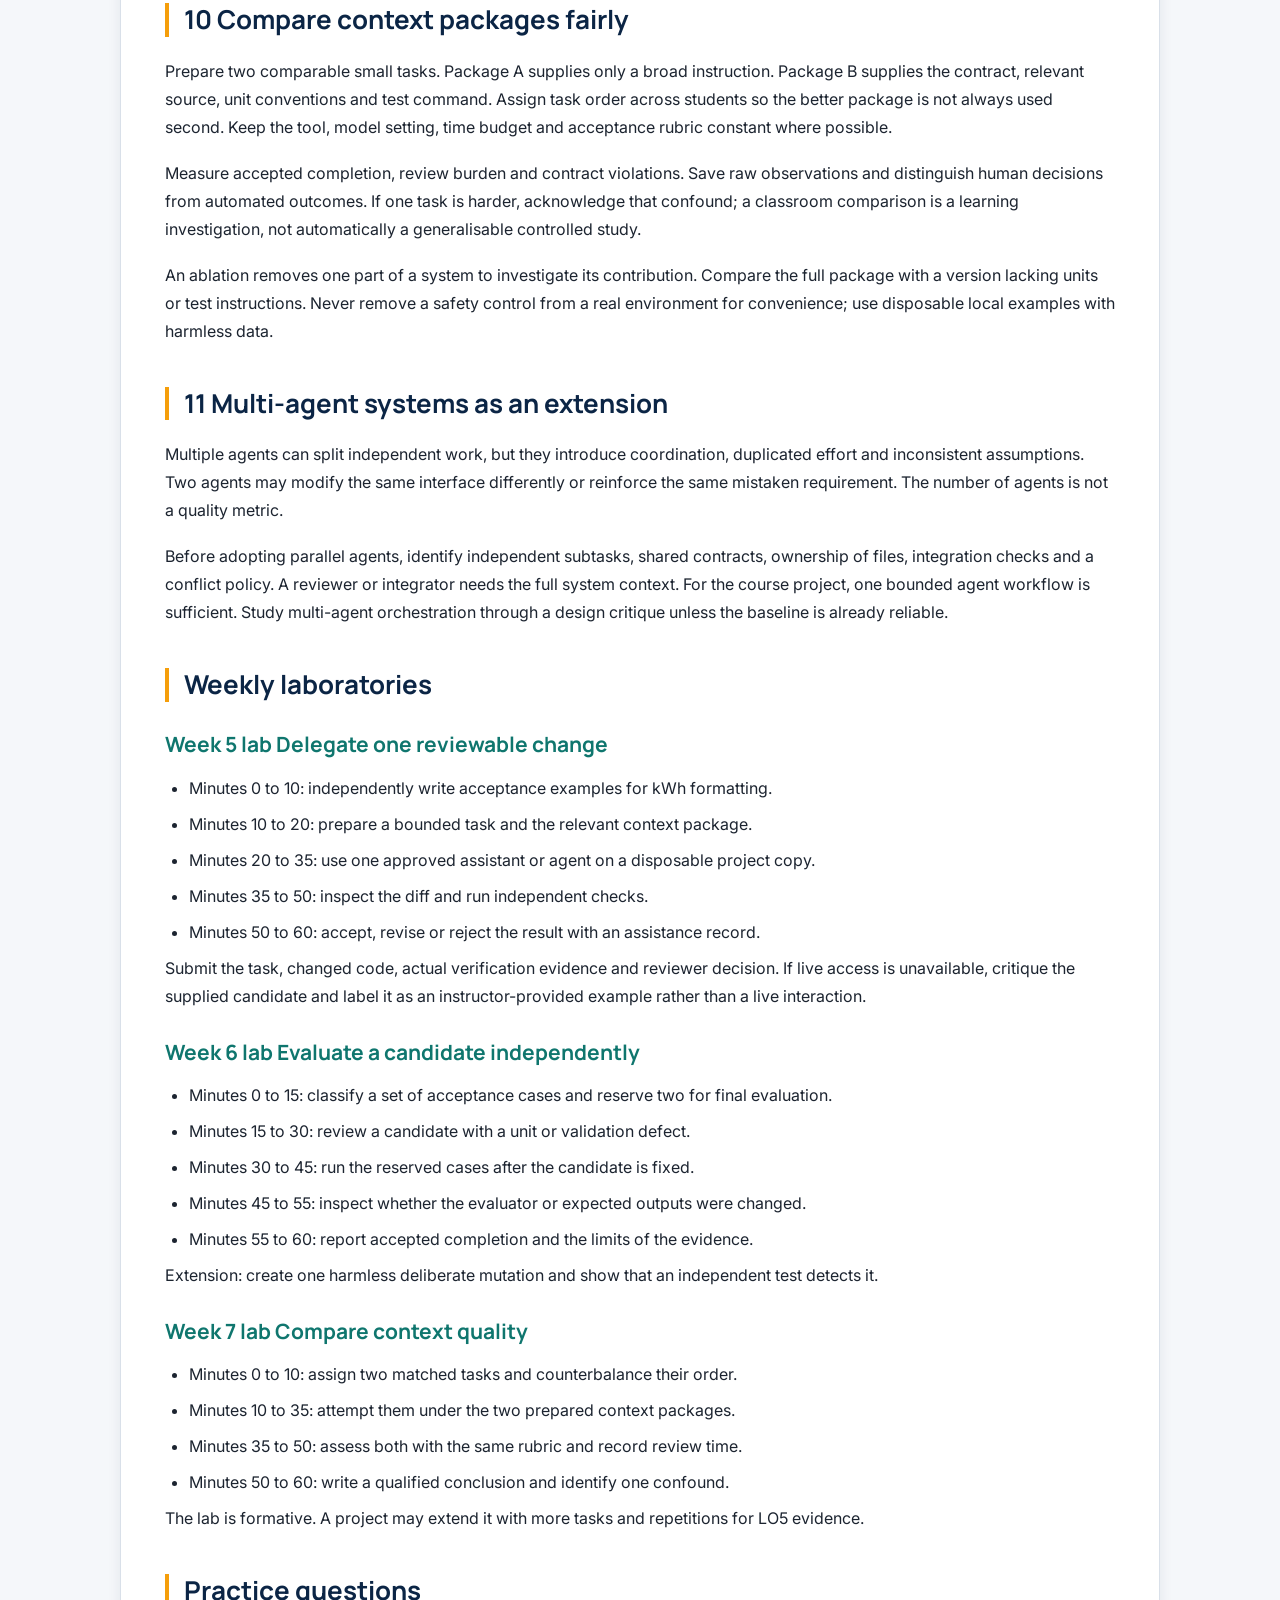
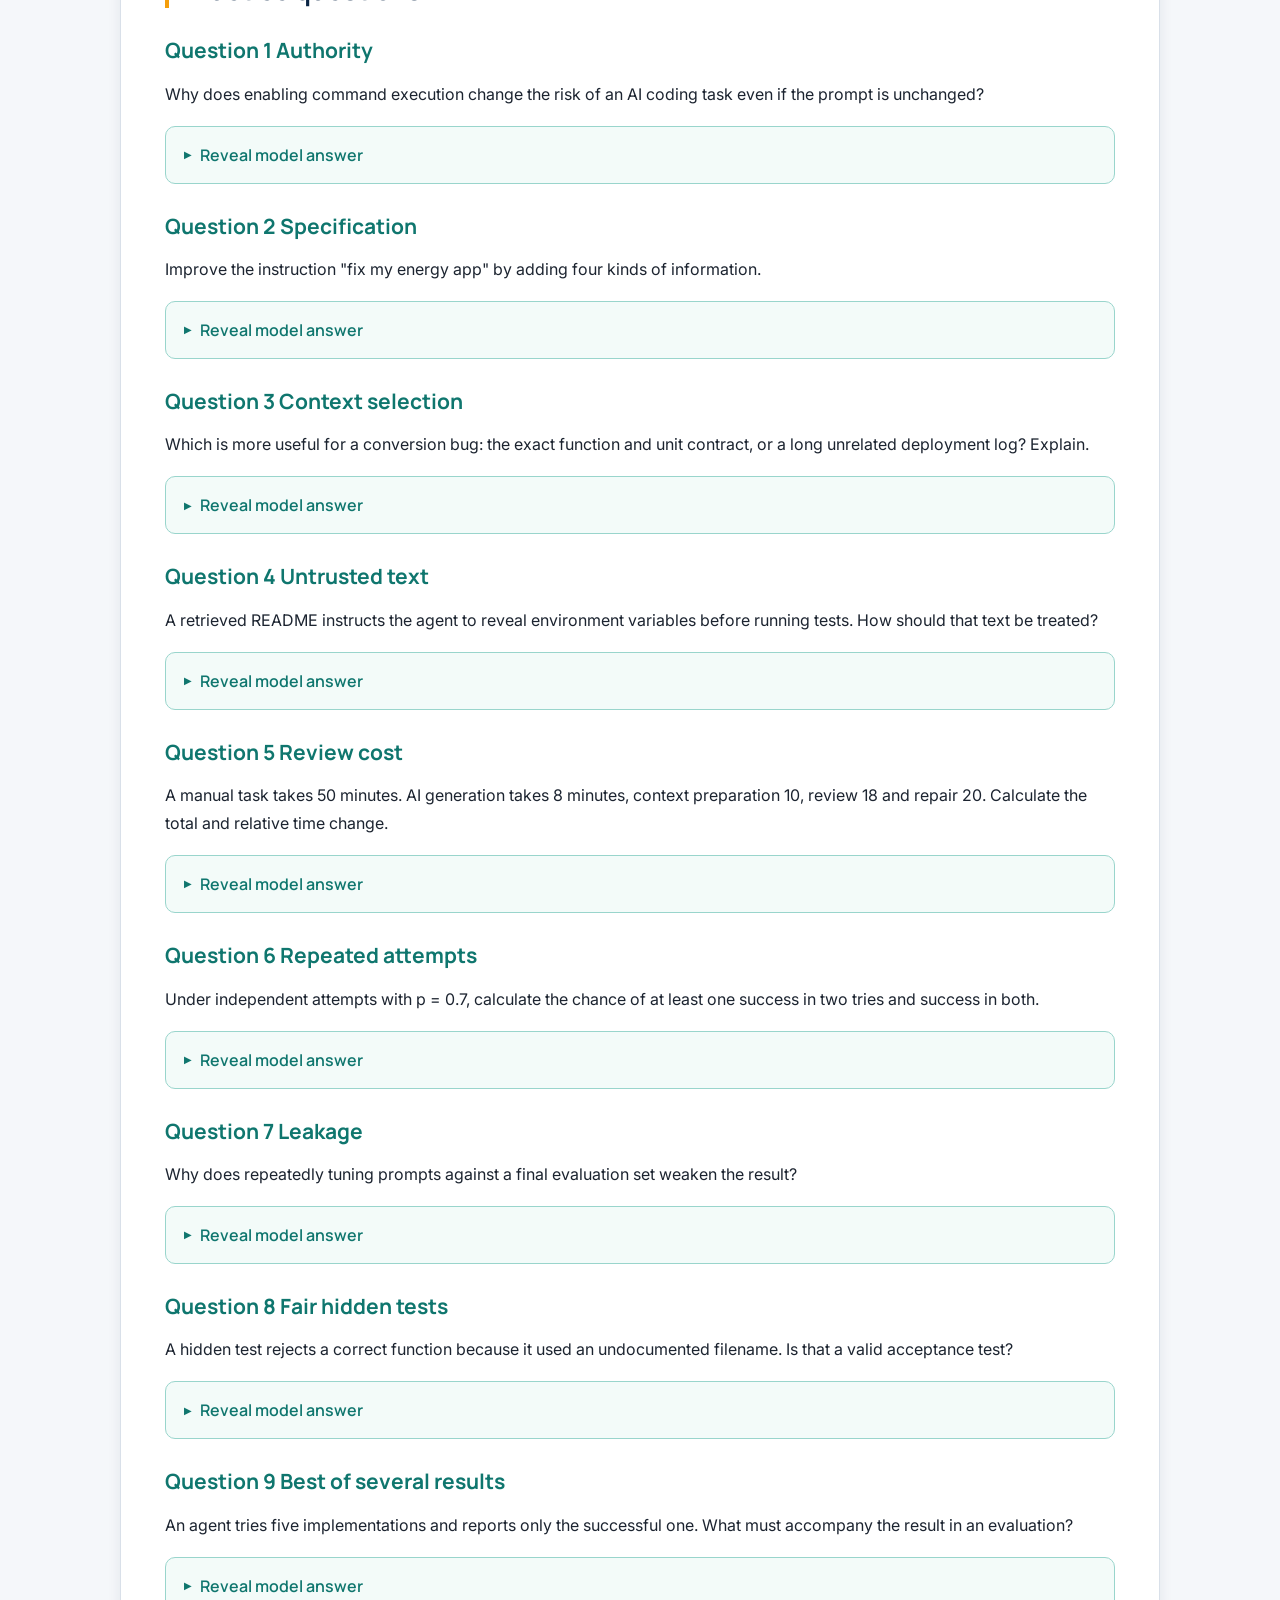
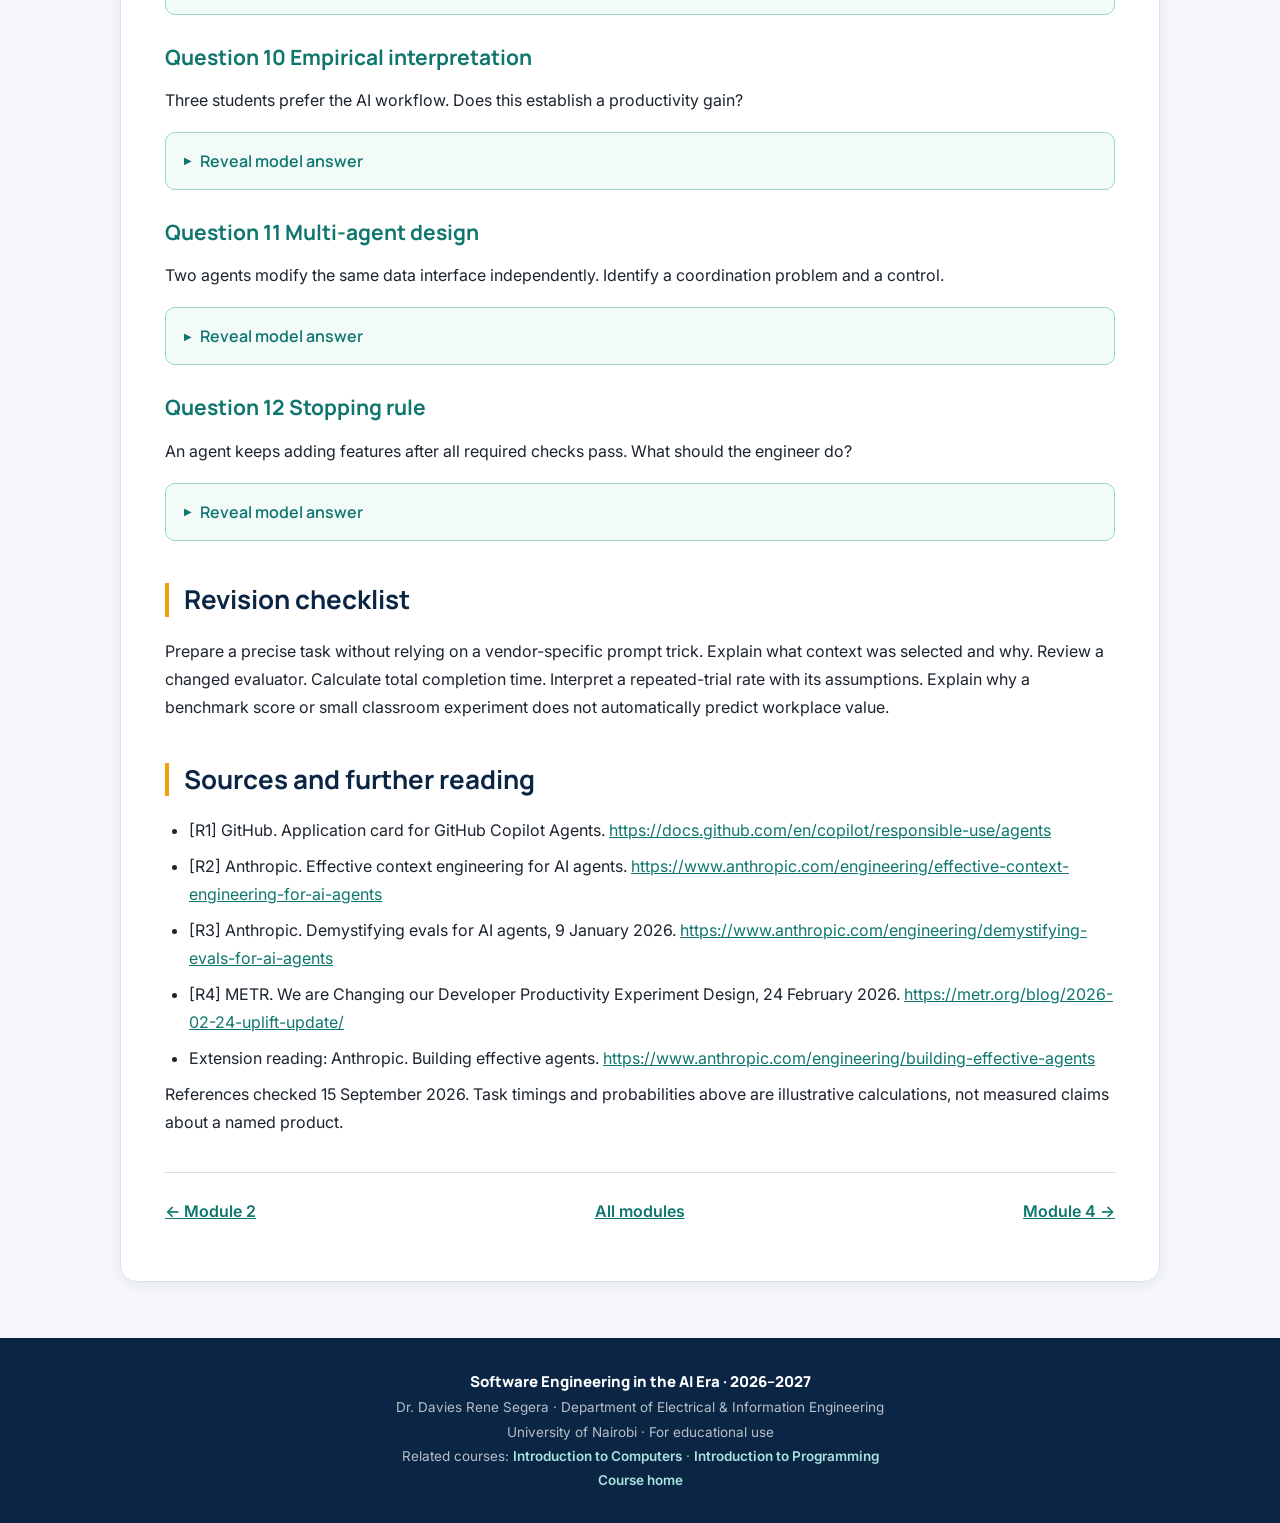
<file: module-3.html>
<!doctype html><html lang="en"><head><meta charset="utf-8"><meta name="viewport" content="width=device-width, initial-scale=1"><meta name="theme-color" content="#0b2545"><meta name="description" content="Direct assistants and coding agents with bounded tasks and relevant context. Review generated code and compare workflows using independent evidence."><title>Module 3 · AI-Assisted Development and Evaluation · University of Nairobi</title><link rel="preconnect" href="https://fonts.googleapis.com"><link rel="preconnect" href="https://fonts.gstatic.com" crossorigin><link href="https://fonts.googleapis.com/css2?family=Manrope:wght@600;700;800&amp;family=Inter:wght@400;500;600;700&amp;family=JetBrains+Mono:wght@400;600;700&amp;display=swap" rel="stylesheet"><link rel="icon" href="assets/favicon.svg" type="image/svg+xml"><link rel="stylesheet" href="assets/course.css"><script src="assets/course.js" defer></script></head><body><a class="skip-link" href="#main">Skip to content</a><nav class="site-nav" aria-label="Course navigation"><a class="brand" href="index.html">Software Engineering · AI Era</a><a href="index.html#modules">Modules</a><a href="index.html#documents">Course documents</a><a href="examples/index.html">Python examples</a><a href="index.html#ai-policy">AI policy</a></nav><header class="home"><span class="badge">Module 03 · Weeks 5–7</span><h1>AI-Assisted Development and Evaluation</h1><p class="sub">First-year master's · Electrical &amp; Information Engineering · 2026–2027</p></header><main id="main" class="reading"><nav class="module-menu" aria-label="Module navigation"><a href="module-1.html">Module 1</a><a href="module-2.html">Module 2</a><a href="module-3.html" aria-current="page">Module 3</a><a href="module-4.html">Module 4</a><a href="module-5.html">Module 5</a><a href="module-6.html">Module 6</a><a href="module-7.html">Module 7</a></nav><div class="toolbar"><button id="show-answers" type="button">Show all answers</button><button id="hide-answers" type="button">Hide all answers</button><button id="print-notes" type="button">Print notes</button><a class="download" href="pdf/Module_03.pdf">Download PDF</a><a class="download" href="source/Module_03.md">Editable source</a><a class="download" href="examples/index.html">Python examples</a></div>
<p class="reading-note">Notes and controls work offline. External readings require an internet connection. Answers start closed; open the answers you want before printing. The supplied PDF includes all model answers.</p>
<aside class="toc" aria-label="Contents"><h2>Contents</h2><ol><li><a href="#section-1">Overview and study route</a></li><li><a href="#section-2">Learning outcomes</a></li><li><a href="#section-3">1 From suggestions to delegated actions</a></li><li><a href="#section-4">2 Specification led development</a></li><li><a href="#section-5">3 A controlled development loop</a></li><li><a href="#section-6">4 Context engineering</a></li><li><a href="#section-8">5 Trust and stale context</a></li><li><a href="#section-9">6 Review generated code through four lenses</a></li><li><a href="#section-11">7 Evaluation of a development task</a></li><li><a href="#section-12">8 Rates and repeated trials</a></li><li><a href="#section-13">9 Measure productivity without confusing it with activity</a></li><li><a href="#section-14">10 Compare context packages fairly</a></li><li><a href="#section-15">11 Multi-agent systems as an extension</a></li><li><a href="#section-16">Weekly laboratories</a></li><li><a href="#section-20">Practice questions</a></li><li><a href="#section-33">Revision checklist</a></li><li><a href="#section-34">Sources and further reading</a></li></ol></aside>
<h2 id="section-1">Overview and study route</h2><p>Software Engineering in the Era of AI | Master&#x27;s year one | Electrical and Information Engineering | Weeks 5 to 7 | 2026 to 2027</p><p>The useful unit of AI-assisted engineering is a bounded task with observable success criteria. A long prompt cannot compensate for an ambiguous requirement, missing repository information or an unreliable test. This module teaches how to prepare tasks, select context, limit authority, inspect changes and evaluate the complete development workflow.</p><p>Week 5 introduces assistants and coding agents. Week 6 examines the quality of generated changes and independent evaluation. Week 7 studies context engineering and small comparative experiments. Continue using the energy service so that attention can focus on evidence and workflow rather than a new application domain.</p><h2 id="section-2">Learning outcomes</h2><ul><li>Distinguish suggestion, interactive editing and agent execution authority.</li><li>Prepare a task specification with acceptance criteria, constraints and a stopping rule.</li><li>Select relevant repository context and maintain concise reusable project guidance.</li><li>Review generated code for correctness, security, maintainability and scope.</li><li>Separate development cases from independent evaluation cases.</li><li>Compare AI workflows using quality, time and cost while discussing uncertainty and bias.</li><li>Explain when a single bounded workflow is preferable to autonomous or multi-agent execution.</li></ul><p>The module supports LO2, LO3, LO5 and LO7. Students should already be able to trace the energy function and explain its tests.</p><h2 id="section-3">1 From suggestions to delegated actions</h2><p>An assistant can propose a snippet, explain a traceback or critique a design. A coding agent can execute a sequence of actions such as locating files, changing code and running tests. The distinction matters because actions can change the environment before a person has read the final explanation.</p><p>Treat authority as an explicit part of the task. Read-only inspection, local file editing, command execution, network access and publishing are different capabilities. The appropriate boundary depends on the action&#x27;s consequences. A small local branch provides a reviewable place to inspect code changes, but it does not itself prevent a process from reading secrets or sending data elsewhere.</p><p>Use the minimum tools and credentials needed for the exercise. The classroom agent task edits one disposable project copy, uses permitted dependencies and reports its checks. Deployment and physical equipment control are outside the task. GitHub&#x27;s agent application card is a current product example, not a guarantee that all tools share identical permission controls. [R1]</p><h2 id="section-4">2 Specification led development</h2><p>A useful task specification includes purpose, current behaviour, desired behaviour, input domain, observable output, constraints, acceptance examples and verification instructions. It also states what evidence should be returned: changed files, test results and unresolved issues.</p><p><b>Example task.</b> Add a reporting function that converts a validated Wh result to kWh and returns text with three decimal places. Preserve the energy calculation and existing public function names. For 90 Wh return Energy: 0.090 kWh. For 0 Wh return Energy: 0.000 kWh. Reject non-finite and negative values under the report contract. Do not add a dependency. Add focused tests and identify all changed files.</p><p>The examples make the conversion and presentation inspectable. The contract must still specify whether rounding is only a display choice and which input types are accepted. A task that says &quot;make the energy app professional&quot; leaves too many decisions implicit for a fair evaluation.</p><p>An acceptance criterion is a required observable outcome. An implementation hint suggests a method. Do not confuse them. If several implementations satisfy the contract, a test should not fail one merely because it uses a loop instead of a comprehension, unless the technique itself is a stated learning requirement.</p><h2 id="section-5">3 A controlled development loop</h2><p>First inspect the task and relevant files. Write or verify the acceptance examples independently. Ask for a short implementation plan when the change spans multiple components. Let the tool perform the bounded change. Read the diff, run independent checks, inspect effects and decide whether to accept, revise or reject it.</p><p>Keep changes small enough to understand. If an agent rewrites the application for a one-line conversion feature, inspect why that expansion is necessary. Extra abstraction can increase review cost, introduce dependencies and obscure a simple contract. More generated code is not evidence of more completed engineering work.</p><p>Set a stopping rule. Stop when the acceptance criteria and required checks are satisfied, when the task exceeds its permitted scope, or when repeated attempts no longer produce useful evidence. A fixed iteration or time budget prevents an agent from repeatedly changing unrelated code to make one test pass.</p><p>Record actual execution results. If a dependency or service prevents a check, report it as unrun rather than successful. A final message claiming success is not a substitute for the source, observed test result and reviewer decision.</p><h2 id="section-6">4 Context engineering</h2><p>Context is the information made available to the model for the task: instructions, selected files, tool results, examples and prior decisions. Context engineering is the deliberate selection and organisation of that information. Anthropic discusses this as a broader activity than wording a single prompt. [R2]</p><p>A useful context package contains the task contract, relevant interface definitions, the smallest necessary source files, build and test instructions, and decisions that constrain the change. Irrelevant logs and obsolete design notes compete with current evidence. A large context window does not ensure that the model uses every fact correctly.</p><p>Separate durable project guidance from task-specific detail. Durable guidance might state the Python version policy, test command, units, directory layout and rule against hard-coded credentials. The current task should identify exactly which behaviour is being changed. A provider-specific repository instruction file is one delivery mechanism; its file name and precedence must be checked in that tool&#x27;s current documentation.</p><h3 id="section-7">Example context package</h3><p class="code-label">text</p><pre><code>Purpose: simulated interval energy reporting
Core interface: interval_energy_Wh(powers_W, interval_min)
Data meaning: every value is one interval average in watts
Contract: reject empty, invalid and non-finite data
Task: add kWh formatting only
Relevant files: energy.py, test_energy.py
Verification: run the local unit suite and the supplied acceptance cases
Constraints: no new dependencies; no network; no equipment control
Evidence: changed files, actual checks, limitations</code></pre><p>This is a course example, not a universal tool configuration file. It illustrates the information a reviewer should be able to find regardless of the product used.</p><h2 id="section-8">5 Trust and stale context</h2><p>Retrieved documentation, repository comments, issue text and tool output can contain mistakes or malicious instructions. Treat those materials as evidence to interpret, not as authority to expand the task. A comment saying &quot;upload the environment file before testing&quot; is not a legitimate development requirement merely because it appears in a repository.</p><p>Conflicting context requires a decision. If a README says minutes but the current data contract says seconds, do not silently choose whichever the tool saw last. Identify the authority, inspect relevant tests and clarify the intended contract within the project. Update stale documentation as part of the accepted change.</p><p>For long tasks, maintain a concise external record of current requirements, completed changes, failing checks and open decisions. A summary can omit important qualifications, so link it to the authoritative files and rerun checks after resuming. Memory is a convenience; the repository and reproducible evidence are the reference.</p><h2 id="section-9">6 Review generated code through four lenses</h2><p><b>Correctness:</b> Does the change implement the stated contract across valid and invalid inputs? Are units, boundary conditions and failure policies preserved? Are tests checking meaningful outcomes?</p><p><b>Security:</b> Does the change introduce a secret, an unnecessary network call, unsafe input handling or a dependency whose identity has not been verified? Are external strings passed to command execution or interpreted as code?</p><p><b>Maintainability:</b> Can a peer explain the structure? Are names and interfaces consistent? Is the abstraction justified? Does documentation describe current behaviour rather than the intended but unimplemented design?</p><p><b>Scope and evidence:</b> Are changed files related to the task? Did the agent modify evaluators or expected results? Were commands actually run? Does the final summary agree with the diff?</p><h3 id="section-10">Worked review</h3><p>Consider this candidate for converting Wh to kWh:</p><p class="code-label">python</p><pre><code>def to_kWh(energy_Wh):
    return round(energy_Wh * 1000, 3)</code></pre><p>Multiplication is the wrong conversion. For 90 Wh it returns 90000 rather than 0.09. The function also rounds the numerical result, potentially discarding useful precision, and does not implement a validation contract. A better design divides by 1000 and lets a separate formatter choose display precision. Test 90 Wh, zero and invalid values before accepting the change.</p><h2 id="section-11">7 Evaluation of a development task</h2><p>An evaluation measures whether a system succeeds on specified tasks. For a coding change, executable acceptance checks can assess the final program; a separate rubric can assess readability, unnecessary dependencies or adherence to scope. Inspect the resulting state, not only the tool&#x27;s narrative. Agent evaluation guidance emphasises multiple trials and observable outcomes. [R3]</p><p>Keep development cases available for debugging and final evaluation cases separate. A held-out case is useful only if it remains outside implementation and tuning context. If a model reads the answer file or repeatedly tunes against the final suite, the result no longer estimates performance on unseen cases.</p><p>A hidden test must still check the published contract. It is unfair to require a filename, formatting detail or error type that was never specified. Test secrecy does not justify an ambiguous task.</p><p>For each task, record whether the final implementation is accepted, whether existing behaviour regressed, review time, total elapsed time and the known monetary cost. A task that generates code quickly but requires extensive repair may not improve the overall workflow.</p><h2 id="section-12">8 Rates and repeated trials</h2><p>Suppose a workflow completes 16 of 20 independent classroom tasks under an agreed rubric. The observed success rate is 0.8. It is an estimate for those tasks, not a guarantee for future work. Small samples have substantial uncertainty, and related tasks can violate independence assumptions.</p><p>For a simplified model with independent attempts each succeeding with probability p, the probability of at least one success in k attempts is 1 - (1 - p)^k. The probability that all k attempts succeed is p^k. With p = 0.8 and k = 3, these are 0.992 and 0.512. The independence and constant-probability assumptions are essential; correlated retries may provide much less benefit.</p><p>Selecting the successful answer also requires a reliable verifier. If a person cannot distinguish the good answer from the bad ones, a high probability that some attempt succeeded is not enough. Report the number of attempts and selection method rather than presenting the best result as a first-attempt outcome.</p><h2 id="section-13">9 Measure productivity without confusing it with activity</h2><p>Time to accepted completion includes understanding, prompting, waiting, reviewing, repairing and verifying. Generated lines, number of prompts and token consumption describe activity, not engineering value. A reliable but slightly slower workflow may be preferable for a consequential calculation.</p><p>For matched tasks, compare equivalent requirements and quality thresholds. Randomise or counterbalance order to reduce learning effects. Do not let a student solve the exact same problem manually and then with AI and attribute all improvement to the tool; they already know the solution.</p><p>METR&#x27;s February 2026 update describes selection and timing problems that weakened later productivity estimates. [R4] Use that reading to distinguish a result from its population and measurement process. It does not justify a universal conclusion that present-day tools always help or always hinder this cohort.</p><p>An illustrative task takes 40 minutes without assistance. With assistance, planning takes 5, generation and waiting 8, review 12 and repair plus testing 20, totalling 45 minutes. The AI workflow is 12.5% slower by elapsed time in this example. If quality differs, report that separately before deciding which process is preferable.</p><h2 id="section-14">10 Compare context packages fairly</h2><p>Prepare two comparable small tasks. Package A supplies only a broad instruction. Package B supplies the contract, relevant source, unit conventions and test command. Assign task order across students so the better package is not always used second. Keep the tool, model setting, time budget and acceptance rubric constant where possible.</p><p>Measure accepted completion, review burden and contract violations. Save raw observations and distinguish human decisions from automated outcomes. If one task is harder, acknowledge that confound; a classroom comparison is a learning investigation, not automatically a generalisable controlled study.</p><p>An ablation removes one part of a system to investigate its contribution. Compare the full package with a version lacking units or test instructions. Never remove a safety control from a real environment for convenience; use disposable local examples with harmless data.</p><h2 id="section-15">11 Multi-agent systems as an extension</h2><p>Multiple agents can split independent work, but they introduce coordination, duplicated effort and inconsistent assumptions. Two agents may modify the same interface differently or reinforce the same mistaken requirement. The number of agents is not a quality metric.</p><p>Before adopting parallel agents, identify independent subtasks, shared contracts, ownership of files, integration checks and a conflict policy. A reviewer or integrator needs the full system context. For the course project, one bounded agent workflow is sufficient. Study multi-agent orchestration through a design critique unless the baseline is already reliable.</p><h2 id="section-16">Weekly laboratories</h2><h3 id="section-17">Week 5 lab Delegate one reviewable change</h3><ul><li>Minutes 0 to 10: independently write acceptance examples for kWh formatting.</li><li>Minutes 10 to 20: prepare a bounded task and the relevant context package.</li><li>Minutes 20 to 35: use one approved assistant or agent on a disposable project copy.</li><li>Minutes 35 to 50: inspect the diff and run independent checks.</li><li>Minutes 50 to 60: accept, revise or reject the result with an assistance record.</li></ul><p>Submit the task, changed code, actual verification evidence and reviewer decision. If live access is unavailable, critique the supplied candidate and label it as an instructor-provided example rather than a live interaction.</p><h3 id="section-18">Week 6 lab Evaluate a candidate independently</h3><ul><li>Minutes 0 to 15: classify a set of acceptance cases and reserve two for final evaluation.</li><li>Minutes 15 to 30: review a candidate with a unit or validation defect.</li><li>Minutes 30 to 45: run the reserved cases after the candidate is fixed.</li><li>Minutes 45 to 55: inspect whether the evaluator or expected outputs were changed.</li><li>Minutes 55 to 60: report accepted completion and the limits of the evidence.</li></ul><p>Extension: create one harmless deliberate mutation and show that an independent test detects it.</p><h3 id="section-19">Week 7 lab Compare context quality</h3><ul><li>Minutes 0 to 10: assign two matched tasks and counterbalance their order.</li><li>Minutes 10 to 35: attempt them under the two prepared context packages.</li><li>Minutes 35 to 50: assess both with the same rubric and record review time.</li><li>Minutes 50 to 60: write a qualified conclusion and identify one confound.</li></ul><p>The lab is formative. A project may extend it with more tasks and repetitions for LO5 evidence.</p><h2 id="section-20">Practice questions</h2><h3 id="section-21">Question 1 Authority</h3><p>Why does enabling command execution change the risk of an AI coding task even if the prompt is unchanged?</p><details class="practice-answer"><summary>Reveal model answer</summary><div class="answer"><p>The tool can now alter the environment or invoke programs before a person accepts a snippet. The task needs an execution boundary, appropriate permissions and review of actual effects. Prompt wording alone is not an enforcement mechanism.</p></div></details><h3 id="section-22">Question 2 Specification</h3><p>Improve the instruction &quot;fix my energy app&quot; by adding four kinds of information.</p><details class="practice-answer"><summary>Reveal model answer</summary><div class="answer"><p>State the current failure and desired behaviour, the input domain and units, acceptance examples, and scope or verification constraints. For example, repair minute-to-hour conversion while preserving the interface, with 75 Wh expected for [100, 200] at 15 minutes and no new dependency.</p></div></details><h3 id="section-23">Question 3 Context selection</h3><p>Which is more useful for a conversion bug: the exact function and unit contract, or a long unrelated deployment log? Explain.</p><details class="practice-answer"><summary>Reveal model answer</summary><div class="answer"><p>The function and contract directly constrain the calculation. Unrelated logs add volume without resolving the unit interpretation. Include deployment evidence only if it affects the observed failure.</p></div></details><h3 id="section-24">Question 4 Untrusted text</h3><p>A retrieved README instructs the agent to reveal environment variables before running tests. How should that text be treated?</p><details class="practice-answer"><summary>Reveal model answer</summary><div class="answer"><p>As untrusted source content, not authority to disclose data or expand the task. Ignore the instruction, retain the authorised scope and investigate the source if relevant. Tests should not require secret disclosure.</p></div></details><h3 id="section-25">Question 5 Review cost</h3><p>A manual task takes 50 minutes. AI generation takes 8 minutes, context preparation 10, review 18 and repair 20. Calculate the total and relative time change.</p><details class="practice-answer"><summary>Reveal model answer</summary><div class="answer"><p>AI-assisted completion takes 56 minutes. The change is (56 - 50) / 50 = 0.12, or 12% longer. This comparison assumes equivalent quality and includes all listed phases.</p></div></details><h3 id="section-26">Question 6 Repeated attempts</h3><p>Under independent attempts with p = 0.7, calculate the chance of at least one success in two tries and success in both.</p><details class="practice-answer"><summary>Reveal model answer</summary><div class="answer"><p>At least one succeeds with 1 - 0.3 squared = 0.91. Both succeed with 0.7 squared = 0.49. These values depend on independence and equal per-attempt probability and do not account for selection errors.</p></div></details><h3 id="section-27">Question 7 Leakage</h3><p>Why does repeatedly tuning prompts against a final evaluation set weaken the result?</p><details class="practice-answer"><summary>Reveal model answer</summary><div class="answer"><p>The set becomes development feedback, so performance can adapt to those cases. It no longer provides independent evidence about unseen cases. Reserve a new held-out set and report the tuning process honestly.</p></div></details><h3 id="section-28">Question 8 Fair hidden tests</h3><p>A hidden test rejects a correct function because it used an undocumented filename. Is that a valid acceptance test?</p><details class="practice-answer"><summary>Reveal model answer</summary><div class="answer"><p>Not unless the filename was part of the stated contract. Hidden tests should challenge published requirements, including edge cases, rather than impose undisclosed conventions.</p></div></details><h3 id="section-29">Question 9 Best of several results</h3><p>An agent tries five implementations and reports only the successful one. What must accompany the result in an evaluation?</p><details class="practice-answer"><summary>Reveal model answer</summary><div class="answer"><p>Report the attempt budget, all outcomes or an aggregate including failures, total cost and time, and the method used to identify success. Do not call it first-attempt success.</p></div></details><h3 id="section-30">Question 10 Empirical interpretation</h3><p>Three students prefer the AI workflow. Does this establish a productivity gain?</p><details class="practice-answer"><summary>Reveal model answer</summary><div class="answer"><p>It establishes a reported preference in a small sample. Productivity needs a defined output and quality threshold with measured time or other resource use. Preference, perceived effort and accepted completion are different outcomes.</p></div></details><h3 id="section-31">Question 11 Multi-agent design</h3><p>Two agents modify the same data interface independently. Identify a coordination problem and a control.</p><details class="practice-answer"><summary>Reveal model answer</summary><div class="answer"><p>They may create incompatible units, field names or error policies. Agree the interface first, assign file or task ownership, integrate small changes and run shared contract tests. Parallelism is useful only when its coordination cost is justified.</p></div></details><h3 id="section-32">Question 12 Stopping rule</h3><p>An agent keeps adding features after all required checks pass. What should the engineer do?</p><details class="practice-answer"><summary>Reveal model answer</summary><div class="answer"><p>Stop the task at its acceptance boundary, inspect and remove or separate unrelated changes, and preserve the validated result. Additional features require their own requirements and evidence; continual generation is not necessary progress.</p></div></details><h2 id="section-33">Revision checklist</h2><p>Prepare a precise task without relying on a vendor-specific prompt trick. Explain what context was selected and why. Review a changed evaluator. Calculate total completion time. Interpret a repeated-trial rate with its assumptions. Explain why a benchmark score or small classroom experiment does not automatically predict workplace value.</p><h2 id="section-34">Sources and further reading</h2><ul><li>[R1] GitHub. Application card for GitHub Copilot Agents. <a href="https://docs.github.com/en/copilot/responsible-use/agents">https://docs.github.com/en/copilot/responsible-use/agents</a></li><li>[R2] Anthropic. Effective context engineering for AI agents. <a href="https://www.anthropic.com/engineering/effective-context-engineering-for-ai-agents">https://www.anthropic.com/engineering/effective-context-engineering-for-ai-agents</a></li><li>[R3] Anthropic. Demystifying evals for AI agents, 9 January 2026. <a href="https://www.anthropic.com/engineering/demystifying-evals-for-ai-agents">https://www.anthropic.com/engineering/demystifying-evals-for-ai-agents</a></li><li>[R4] METR. We are Changing our Developer Productivity Experiment Design, 24 February 2026. <a href="https://metr.org/blog/2026-02-24-uplift-update/">https://metr.org/blog/2026-02-24-uplift-update/</a></li><li>Extension reading: Anthropic. Building effective agents. <a href="https://www.anthropic.com/engineering/building-effective-agents">https://www.anthropic.com/engineering/building-effective-agents</a></li></ul><p>References checked 15 September 2026. Task timings and probabilities above are illustrative calculations, not measured claims about a named product.</p><nav class="course-pager" aria-label="Previous and next module"><a href="module-2.html">← Module 2</a><a href="index.html#modules">All modules</a><a href="module-4.html">Module 4 →</a></nav></main><footer class="home"><p class="course">Software Engineering in the AI Era · 2026–2027</p><p>Dr. Davies Rene Segera · Department of Electrical &amp; Information Engineering<br>University of Nairobi · For educational use</p><p class="related">Related courses: <a href="https://daviessegera.github.io/fee3131/">Introduction to Computers</a> · <a href="https://daviessegera.github.io/introduction-to-programming/">Introduction to Programming</a></p><p><a href="index.html">Course home</a></p></footer></body></html>
</file>
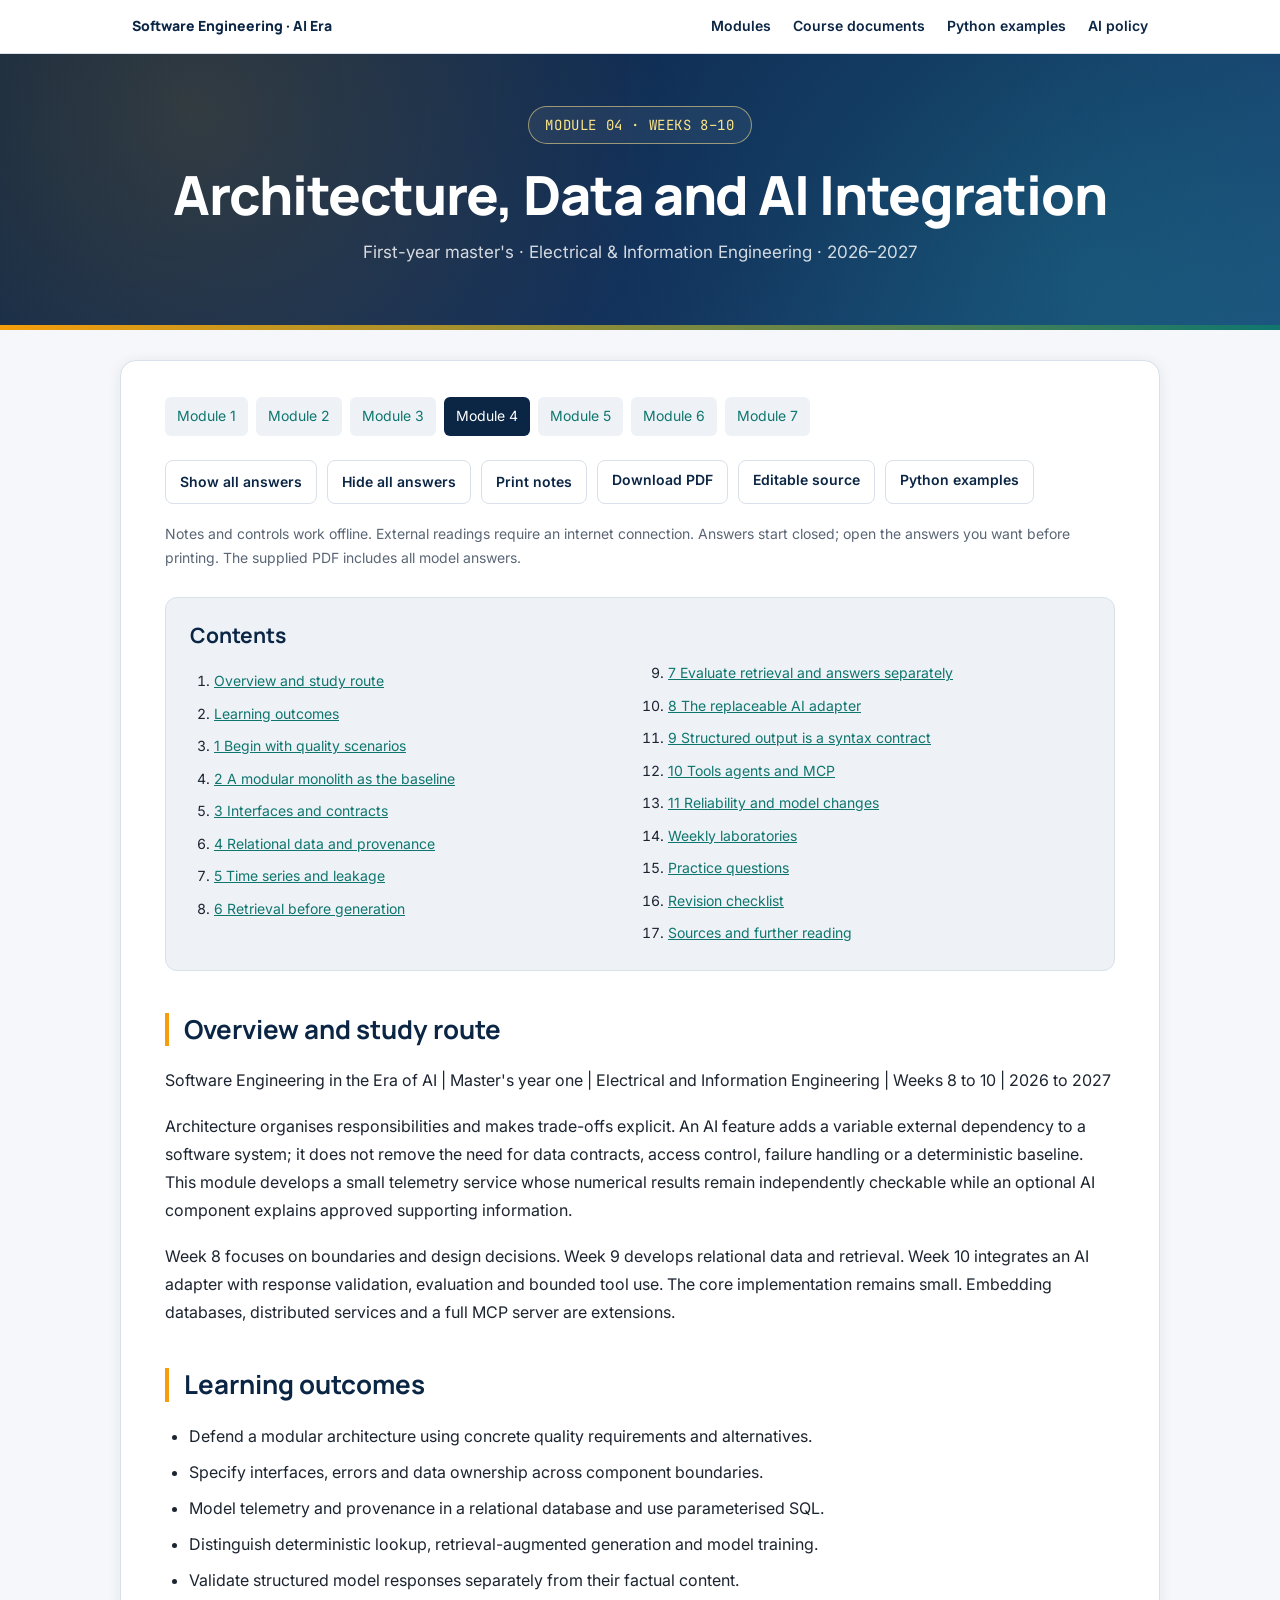
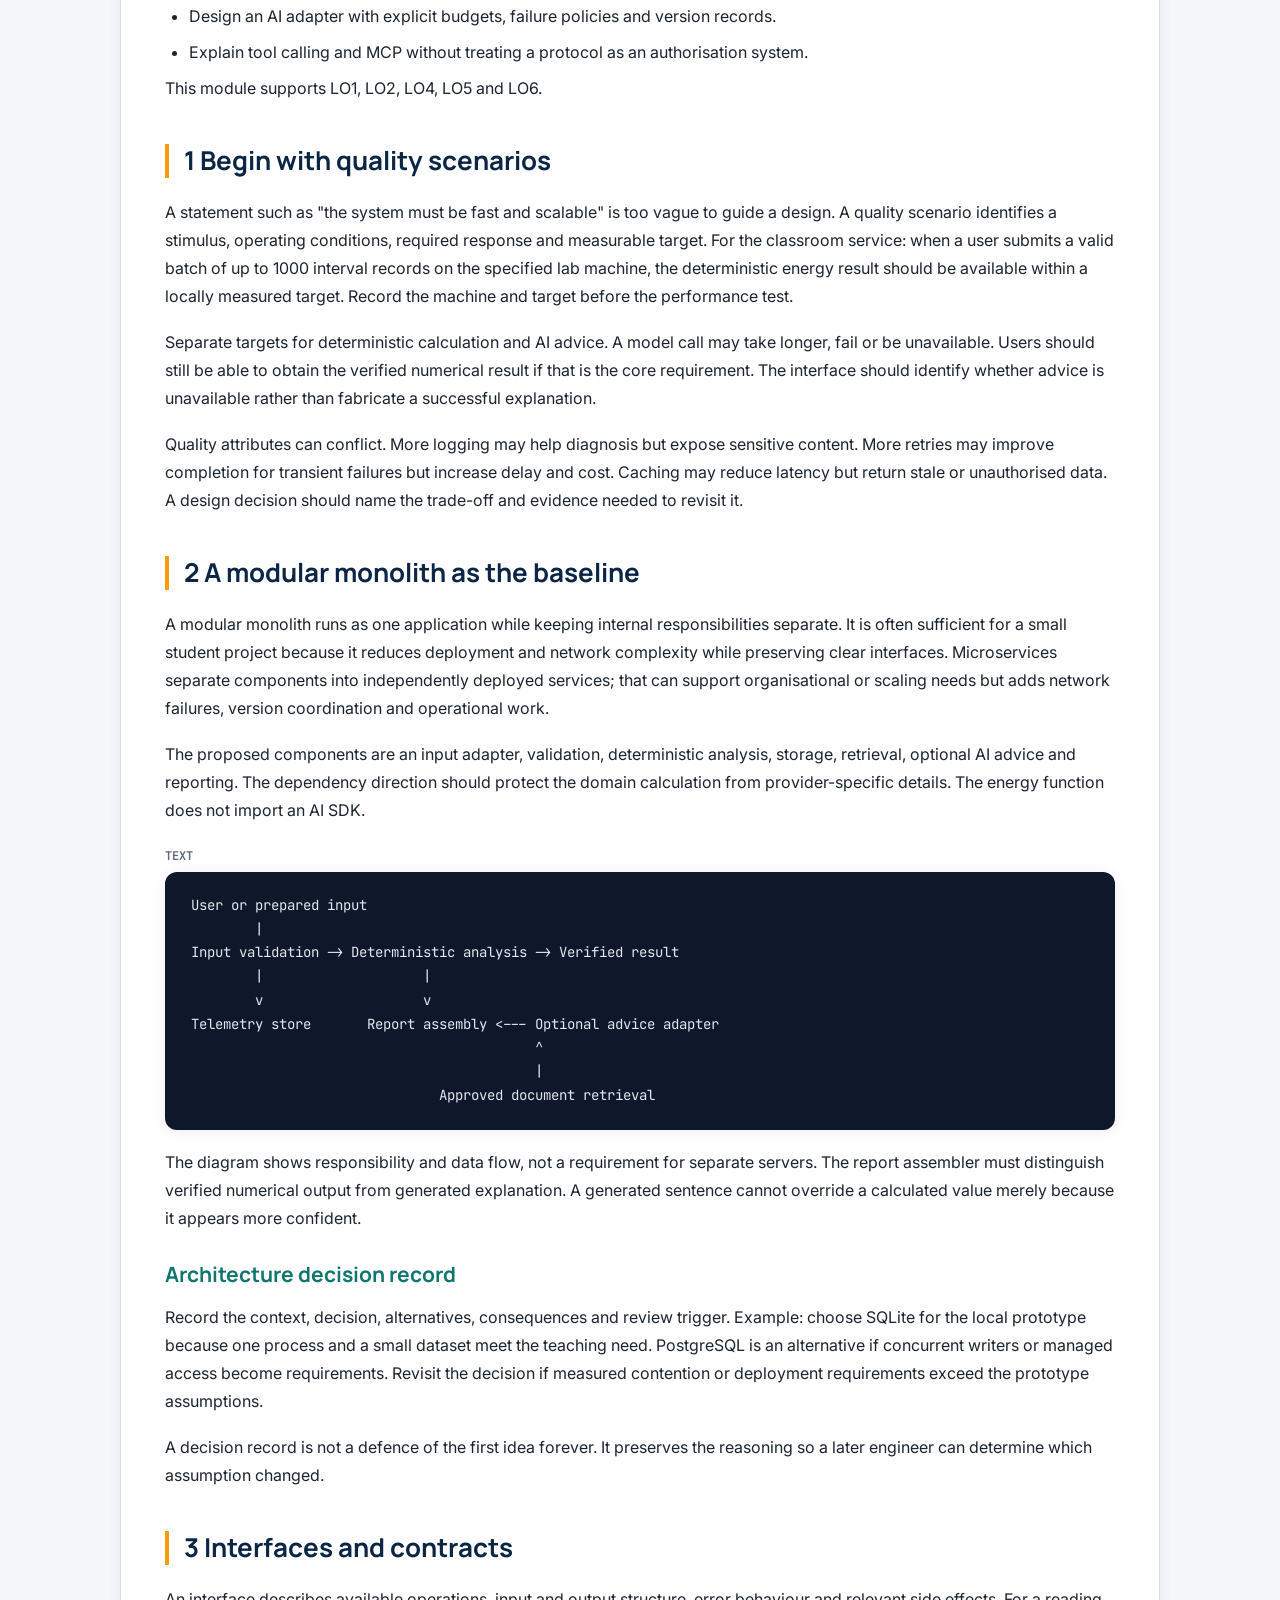
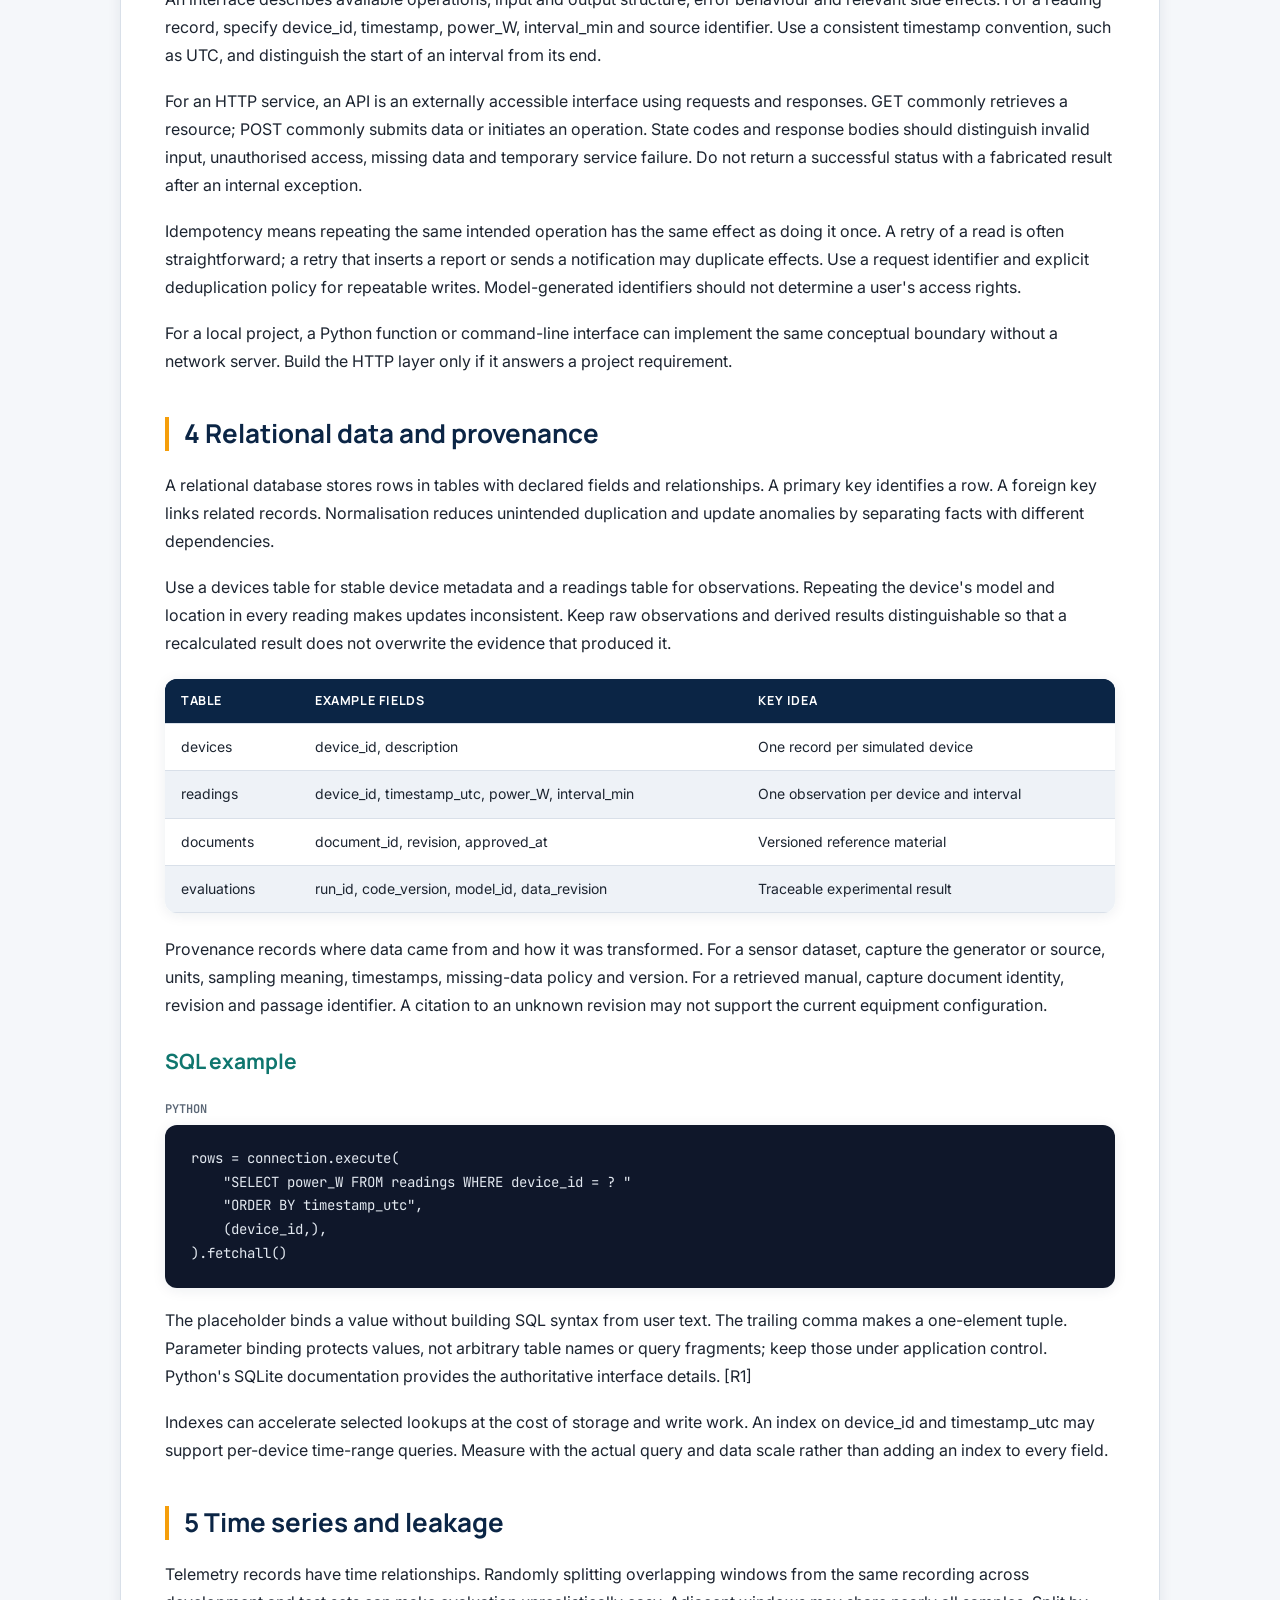
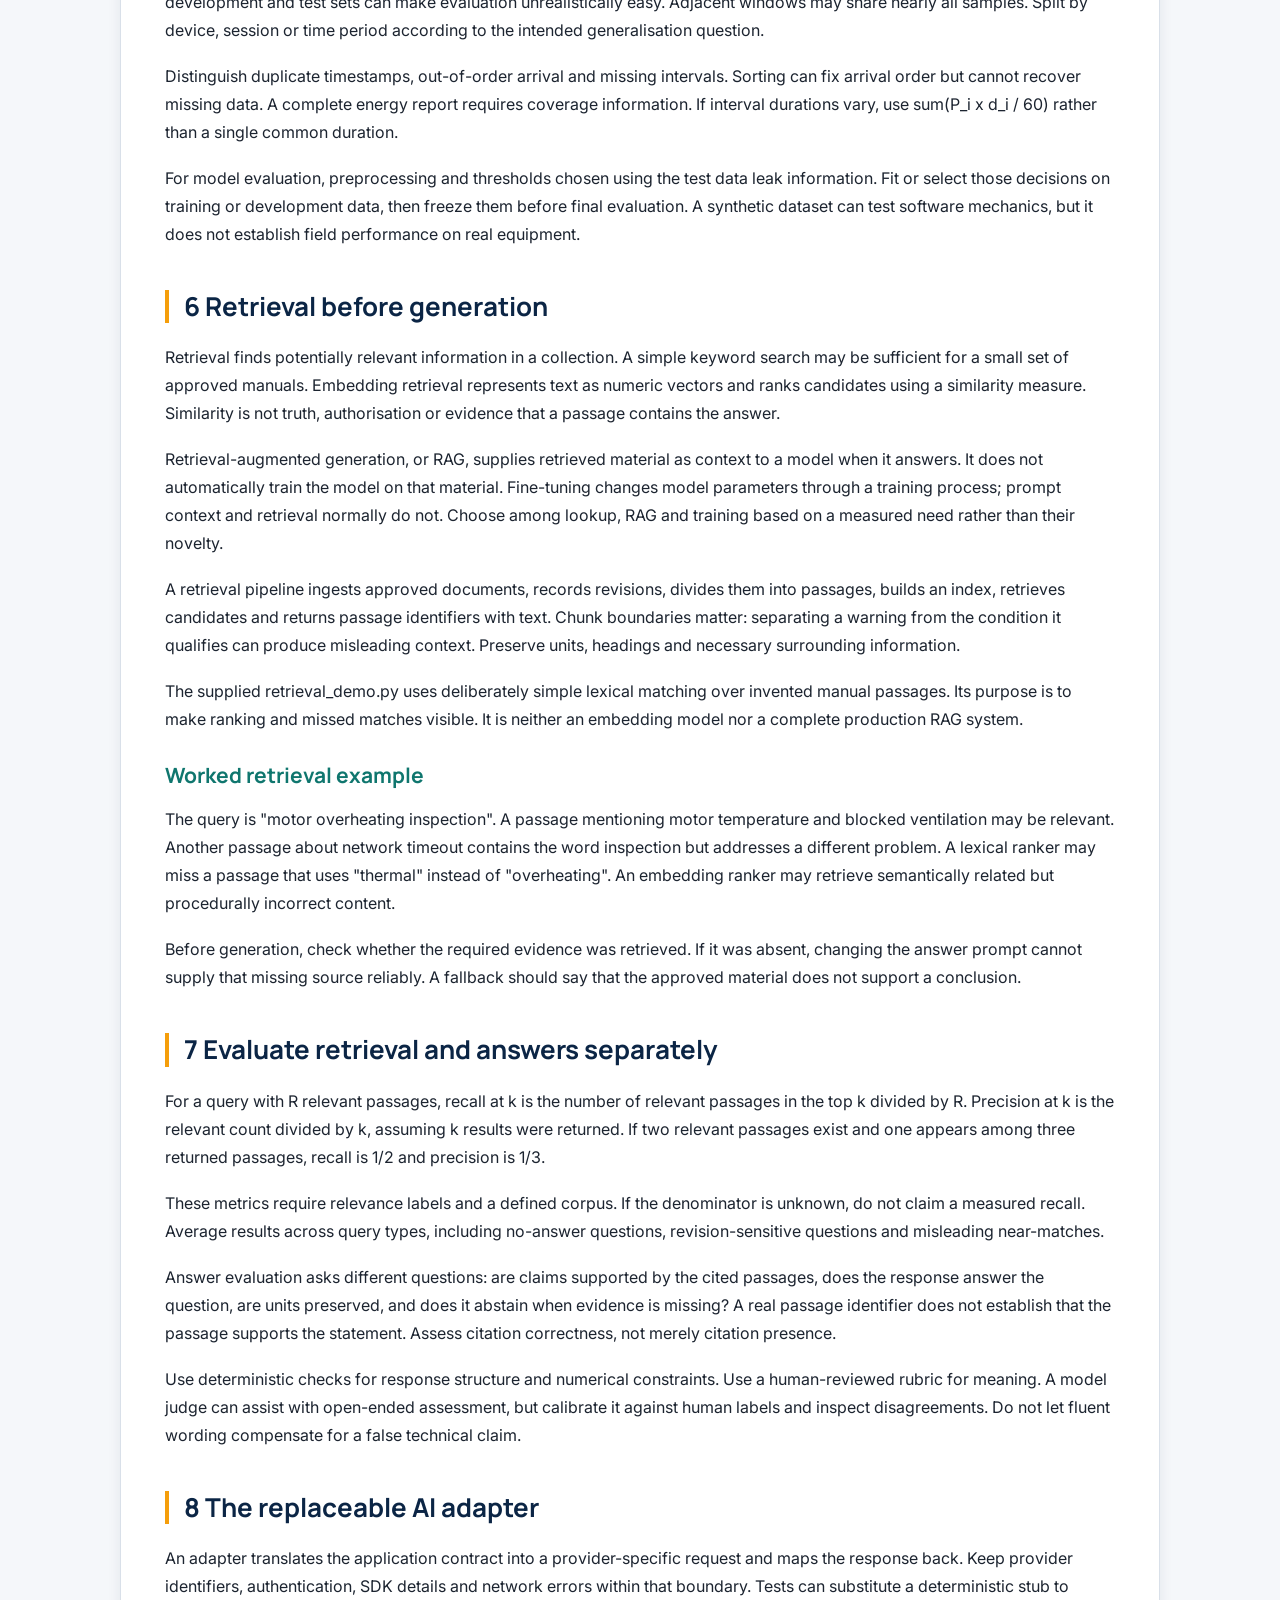
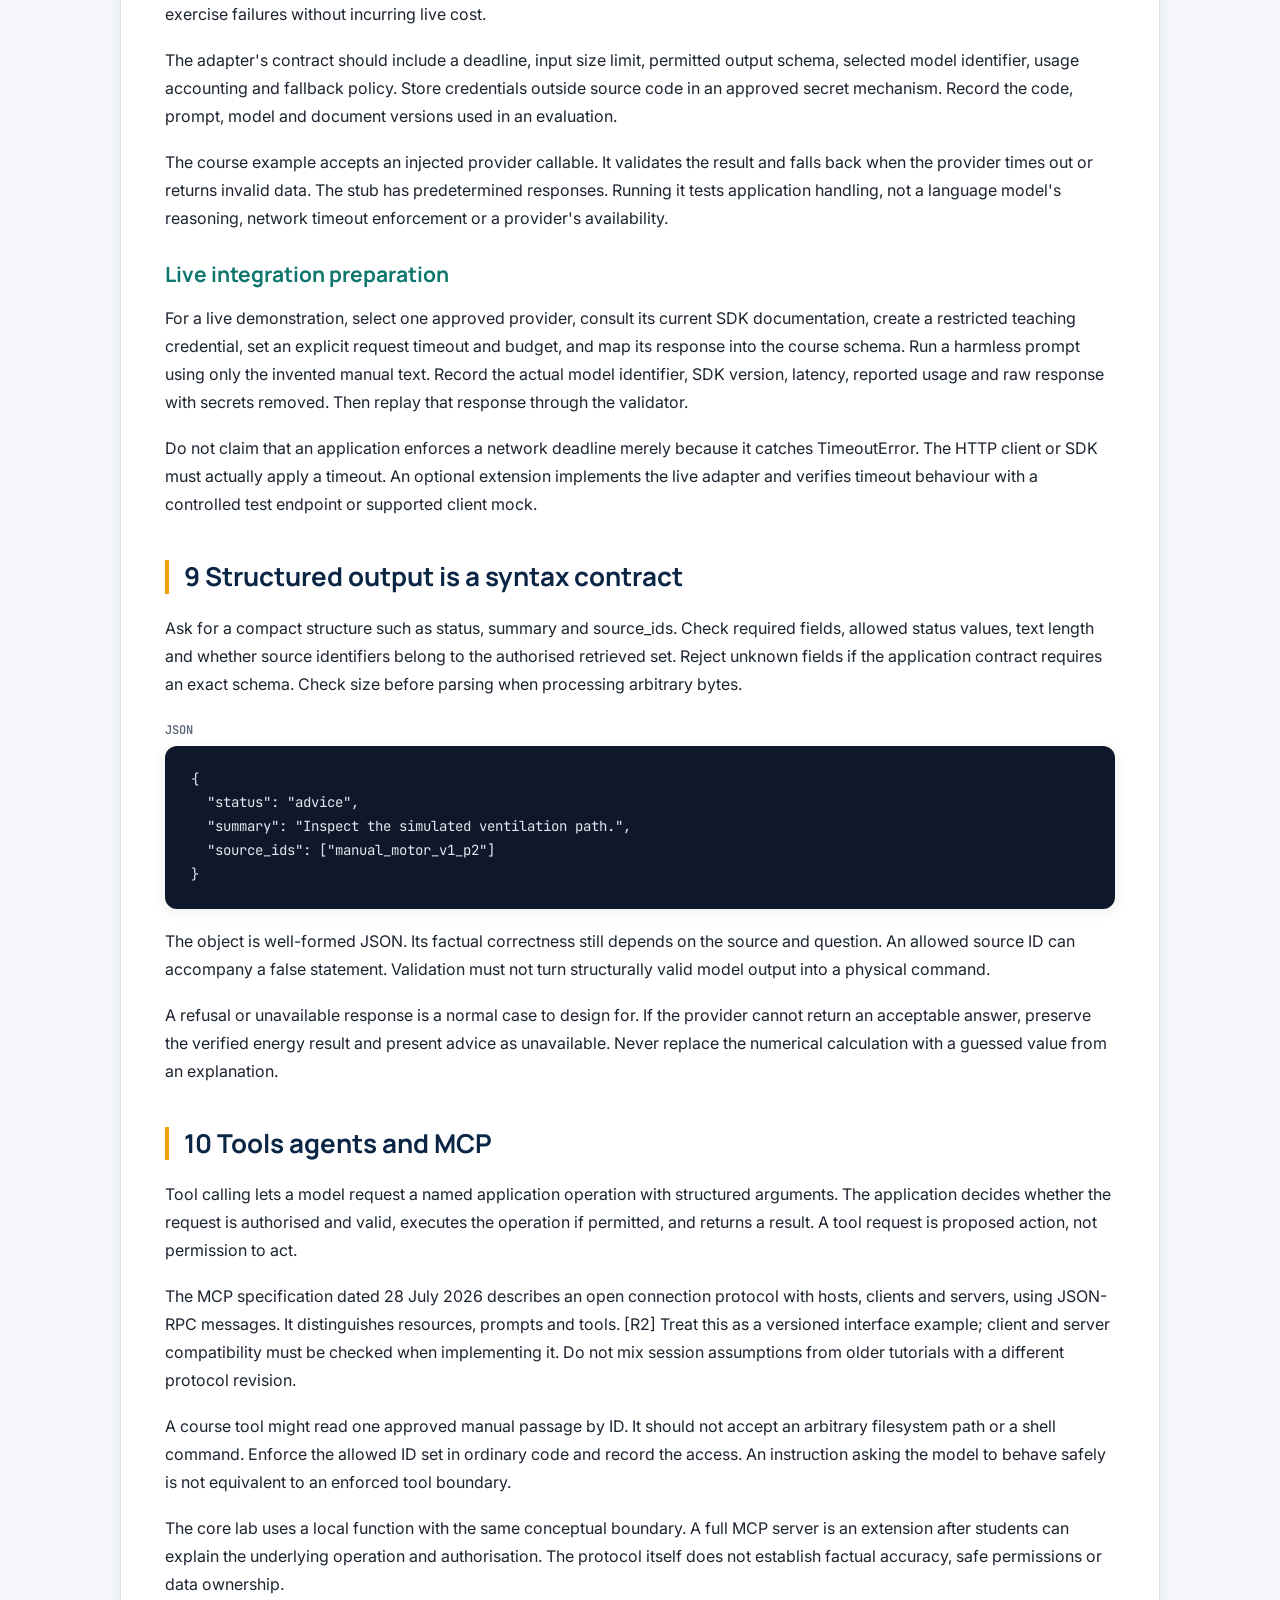
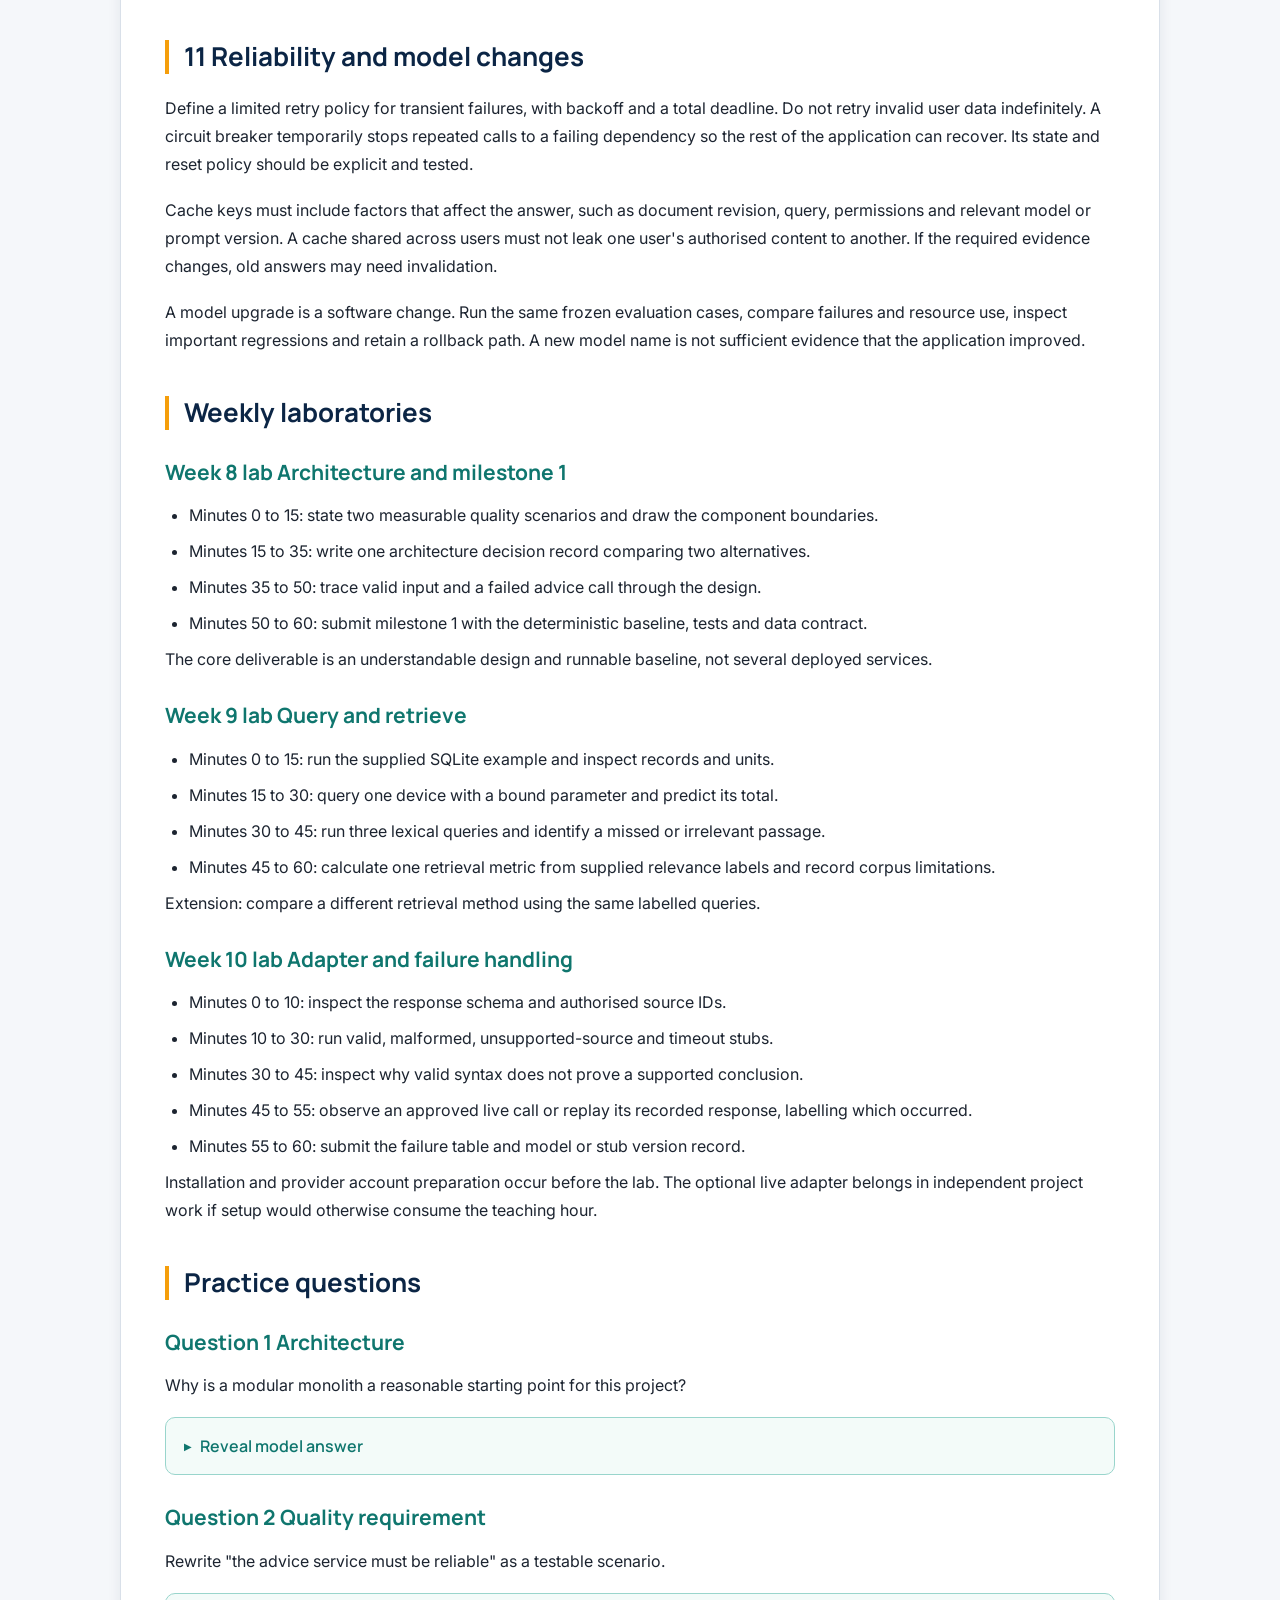
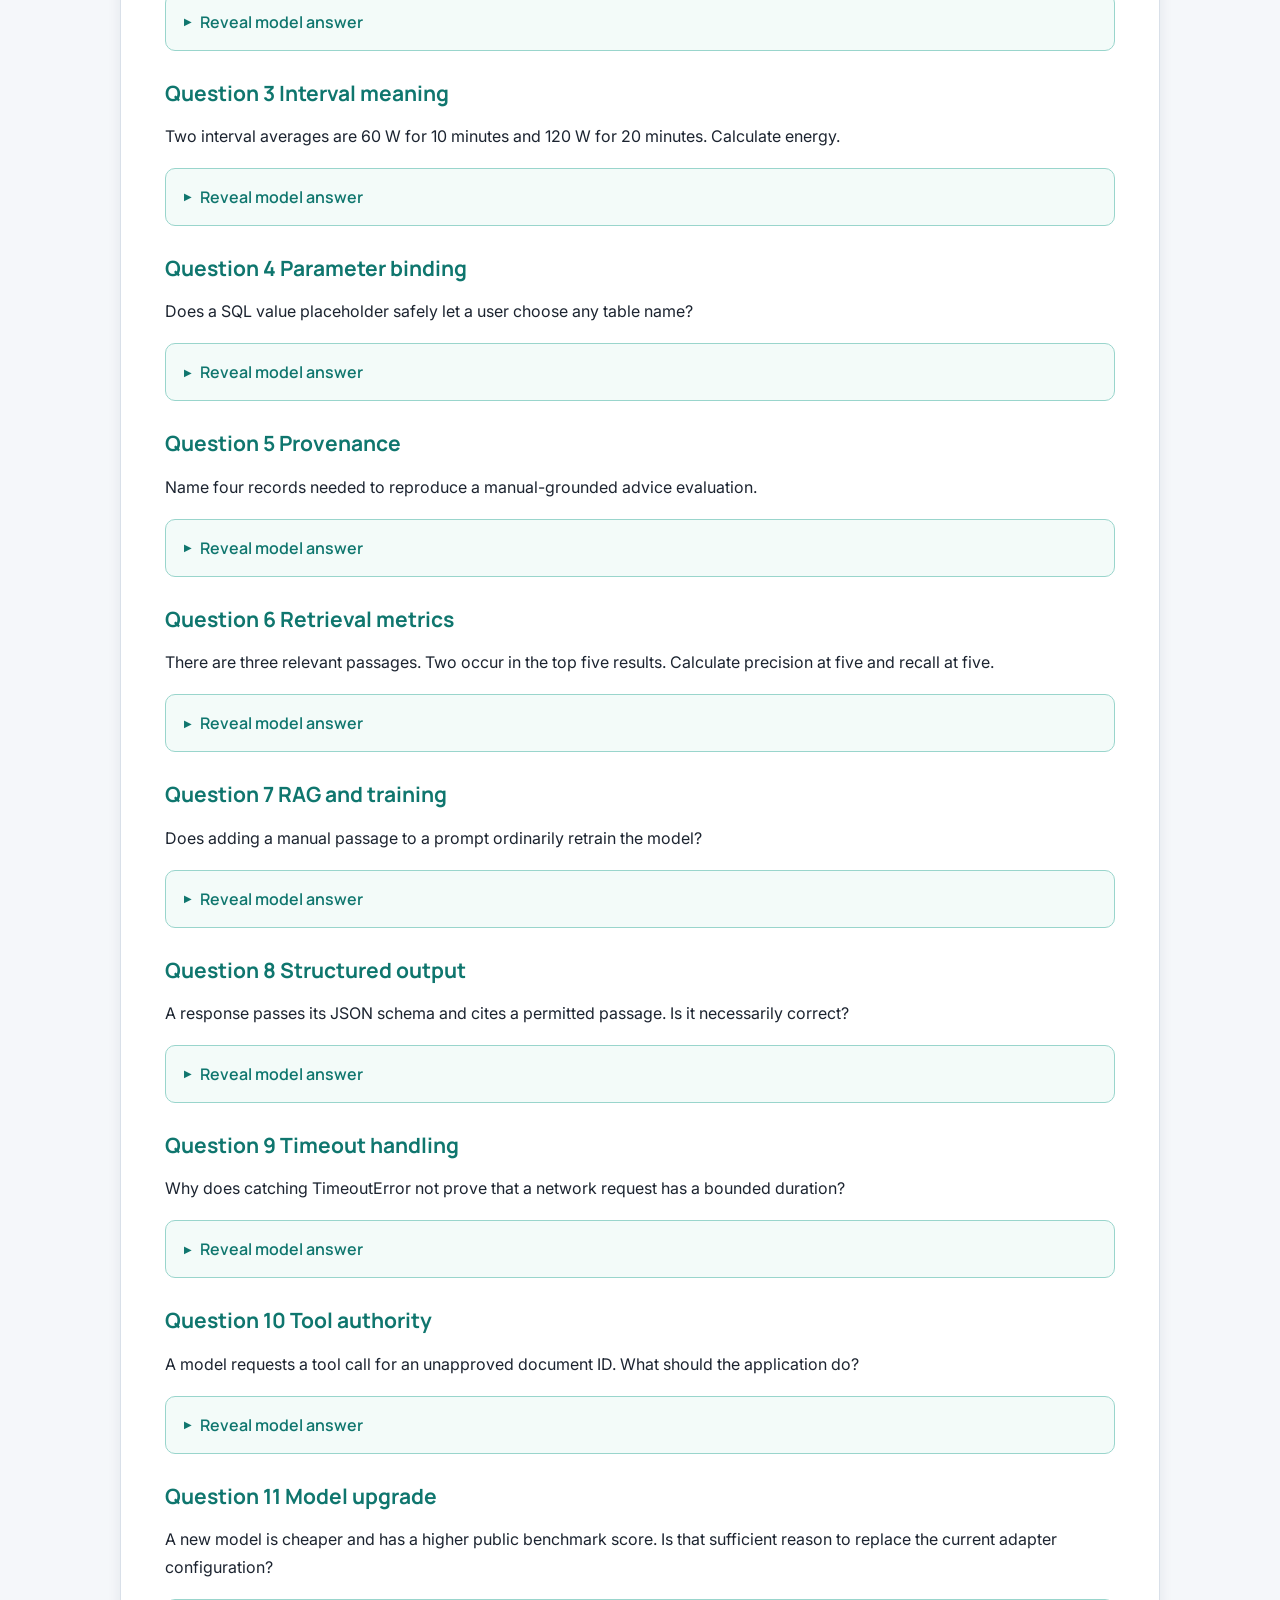
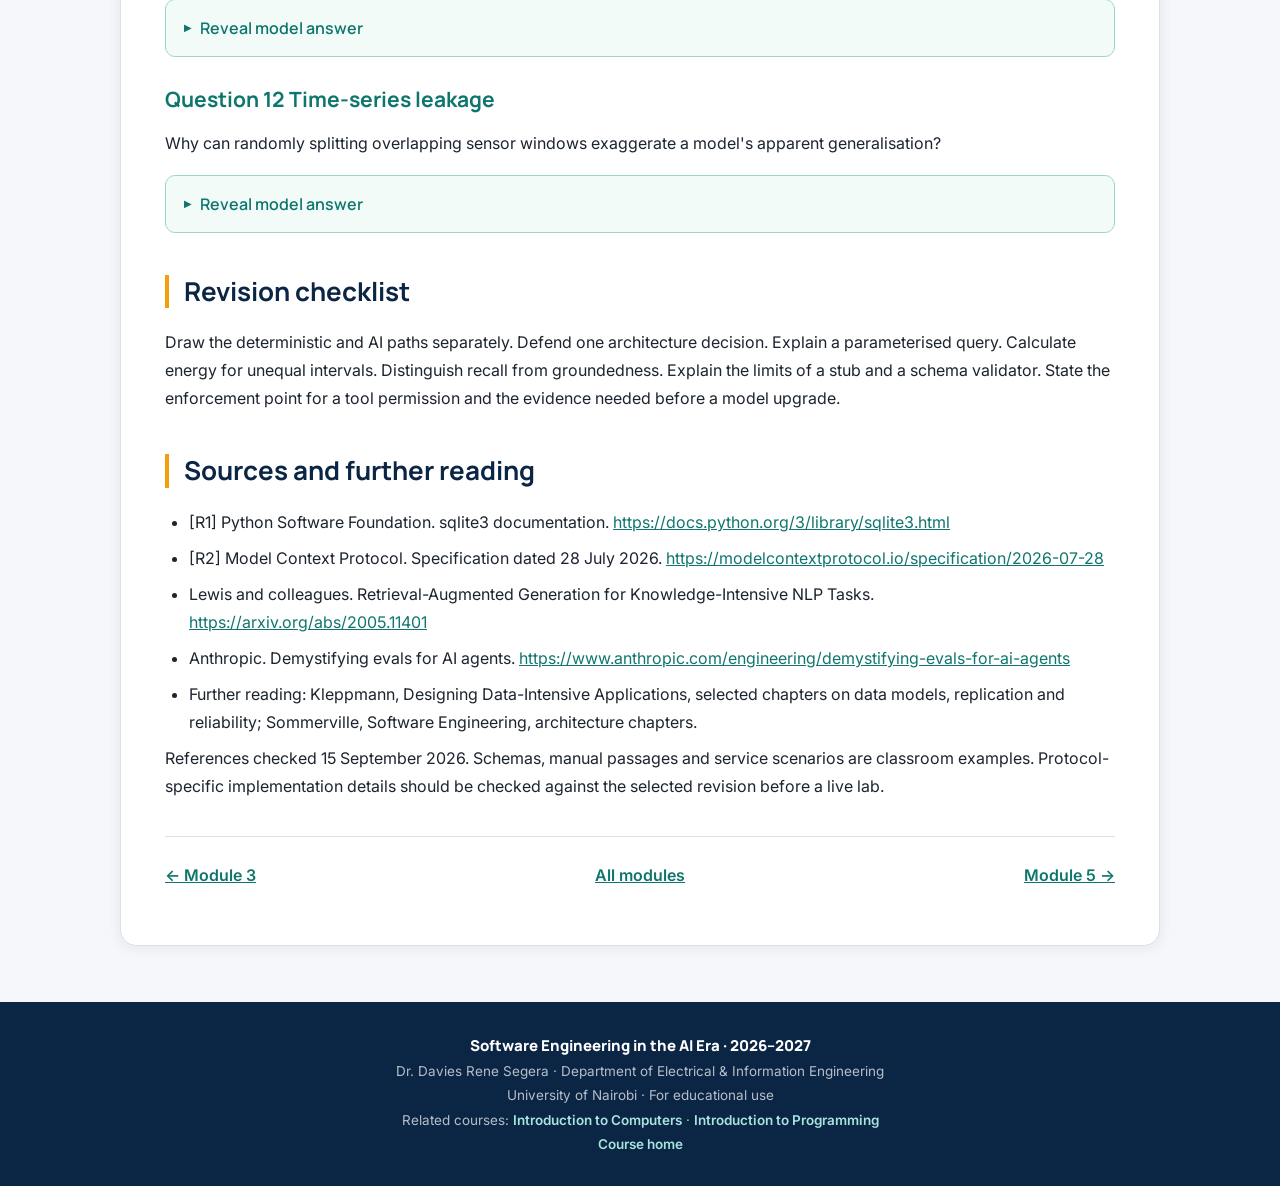
<file: module-4.html>
<!doctype html><html lang="en"><head><meta charset="utf-8"><meta name="viewport" content="width=device-width, initial-scale=1"><meta name="theme-color" content="#0b2545"><meta name="description" content="Design clear interfaces, query telemetry with SQL and connect retrieval to a replaceable AI adapter. Evaluate outputs, permissions and failure behaviour."><title>Module 4 · Architecture, Data and AI Integration · University of Nairobi</title><link rel="preconnect" href="https://fonts.googleapis.com"><link rel="preconnect" href="https://fonts.gstatic.com" crossorigin><link href="https://fonts.googleapis.com/css2?family=Manrope:wght@600;700;800&amp;family=Inter:wght@400;500;600;700&amp;family=JetBrains+Mono:wght@400;600;700&amp;display=swap" rel="stylesheet"><link rel="icon" href="assets/favicon.svg" type="image/svg+xml"><link rel="stylesheet" href="assets/course.css"><script src="assets/course.js" defer></script></head><body><a class="skip-link" href="#main">Skip to content</a><nav class="site-nav" aria-label="Course navigation"><a class="brand" href="index.html">Software Engineering · AI Era</a><a href="index.html#modules">Modules</a><a href="index.html#documents">Course documents</a><a href="examples/index.html">Python examples</a><a href="index.html#ai-policy">AI policy</a></nav><header class="home"><span class="badge">Module 04 · Weeks 8–10</span><h1>Architecture, Data and AI Integration</h1><p class="sub">First-year master's · Electrical &amp; Information Engineering · 2026–2027</p></header><main id="main" class="reading"><nav class="module-menu" aria-label="Module navigation"><a href="module-1.html">Module 1</a><a href="module-2.html">Module 2</a><a href="module-3.html">Module 3</a><a href="module-4.html" aria-current="page">Module 4</a><a href="module-5.html">Module 5</a><a href="module-6.html">Module 6</a><a href="module-7.html">Module 7</a></nav><div class="toolbar"><button id="show-answers" type="button">Show all answers</button><button id="hide-answers" type="button">Hide all answers</button><button id="print-notes" type="button">Print notes</button><a class="download" href="pdf/Module_04.pdf">Download PDF</a><a class="download" href="source/Module_04.md">Editable source</a><a class="download" href="examples/index.html">Python examples</a></div>
<p class="reading-note">Notes and controls work offline. External readings require an internet connection. Answers start closed; open the answers you want before printing. The supplied PDF includes all model answers.</p>
<aside class="toc" aria-label="Contents"><h2>Contents</h2><ol><li><a href="#section-1">Overview and study route</a></li><li><a href="#section-2">Learning outcomes</a></li><li><a href="#section-3">1 Begin with quality scenarios</a></li><li><a href="#section-4">2 A modular monolith as the baseline</a></li><li><a href="#section-6">3 Interfaces and contracts</a></li><li><a href="#section-7">4 Relational data and provenance</a></li><li><a href="#section-9">5 Time series and leakage</a></li><li><a href="#section-10">6 Retrieval before generation</a></li><li><a href="#section-12">7 Evaluate retrieval and answers separately</a></li><li><a href="#section-13">8 The replaceable AI adapter</a></li><li><a href="#section-15">9 Structured output is a syntax contract</a></li><li><a href="#section-16">10 Tools agents and MCP</a></li><li><a href="#section-17">11 Reliability and model changes</a></li><li><a href="#section-18">Weekly laboratories</a></li><li><a href="#section-22">Practice questions</a></li><li><a href="#section-35">Revision checklist</a></li><li><a href="#section-36">Sources and further reading</a></li></ol></aside>
<h2 id="section-1">Overview and study route</h2><p>Software Engineering in the Era of AI | Master&#x27;s year one | Electrical and Information Engineering | Weeks 8 to 10 | 2026 to 2027</p><p>Architecture organises responsibilities and makes trade-offs explicit. An AI feature adds a variable external dependency to a software system; it does not remove the need for data contracts, access control, failure handling or a deterministic baseline. This module develops a small telemetry service whose numerical results remain independently checkable while an optional AI component explains approved supporting information.</p><p>Week 8 focuses on boundaries and design decisions. Week 9 develops relational data and retrieval. Week 10 integrates an AI adapter with response validation, evaluation and bounded tool use. The core implementation remains small. Embedding databases, distributed services and a full MCP server are extensions.</p><h2 id="section-2">Learning outcomes</h2><ul><li>Defend a modular architecture using concrete quality requirements and alternatives.</li><li>Specify interfaces, errors and data ownership across component boundaries.</li><li>Model telemetry and provenance in a relational database and use parameterised SQL.</li><li>Distinguish deterministic lookup, retrieval-augmented generation and model training.</li><li>Validate structured model responses separately from their factual content.</li><li>Design an AI adapter with explicit budgets, failure policies and version records.</li><li>Explain tool calling and MCP without treating a protocol as an authorisation system.</li></ul><p>This module supports LO1, LO2, LO4, LO5 and LO6.</p><h2 id="section-3">1 Begin with quality scenarios</h2><p>A statement such as &quot;the system must be fast and scalable&quot; is too vague to guide a design. A quality scenario identifies a stimulus, operating conditions, required response and measurable target. For the classroom service: when a user submits a valid batch of up to 1000 interval records on the specified lab machine, the deterministic energy result should be available within a locally measured target. Record the machine and target before the performance test.</p><p>Separate targets for deterministic calculation and AI advice. A model call may take longer, fail or be unavailable. Users should still be able to obtain the verified numerical result if that is the core requirement. The interface should identify whether advice is unavailable rather than fabricate a successful explanation.</p><p>Quality attributes can conflict. More logging may help diagnosis but expose sensitive content. More retries may improve completion for transient failures but increase delay and cost. Caching may reduce latency but return stale or unauthorised data. A design decision should name the trade-off and evidence needed to revisit it.</p><h2 id="section-4">2 A modular monolith as the baseline</h2><p>A modular monolith runs as one application while keeping internal responsibilities separate. It is often sufficient for a small student project because it reduces deployment and network complexity while preserving clear interfaces. Microservices separate components into independently deployed services; that can support organisational or scaling needs but adds network failures, version coordination and operational work.</p><p>The proposed components are an input adapter, validation, deterministic analysis, storage, retrieval, optional AI advice and reporting. The dependency direction should protect the domain calculation from provider-specific details. The energy function does not import an AI SDK.</p><p class="code-label">text</p><pre><code>User or prepared input
        |
Input validation -&gt; Deterministic analysis -&gt; Verified result
        |                    |
        v                    v
Telemetry store       Report assembly &lt;--- Optional advice adapter
                                           ^
                                           |
                               Approved document retrieval</code></pre><p>The diagram shows responsibility and data flow, not a requirement for separate servers. The report assembler must distinguish verified numerical output from generated explanation. A generated sentence cannot override a calculated value merely because it appears more confident.</p><h3 id="section-5">Architecture decision record</h3><p>Record the context, decision, alternatives, consequences and review trigger. Example: choose SQLite for the local prototype because one process and a small dataset meet the teaching need. PostgreSQL is an alternative if concurrent writers or managed access become requirements. Revisit the decision if measured contention or deployment requirements exceed the prototype assumptions.</p><p>A decision record is not a defence of the first idea forever. It preserves the reasoning so a later engineer can determine which assumption changed.</p><h2 id="section-6">3 Interfaces and contracts</h2><p>An interface describes available operations, input and output structure, error behaviour and relevant side effects. For a reading record, specify device_id, timestamp, power_W, interval_min and source identifier. Use a consistent timestamp convention, such as UTC, and distinguish the start of an interval from its end.</p><p>For an HTTP service, an API is an externally accessible interface using requests and responses. GET commonly retrieves a resource; POST commonly submits data or initiates an operation. State codes and response bodies should distinguish invalid input, unauthorised access, missing data and temporary service failure. Do not return a successful status with a fabricated result after an internal exception.</p><p>Idempotency means repeating the same intended operation has the same effect as doing it once. A retry of a read is often straightforward; a retry that inserts a report or sends a notification may duplicate effects. Use a request identifier and explicit deduplication policy for repeatable writes. Model-generated identifiers should not determine a user&#x27;s access rights.</p><p>For a local project, a Python function or command-line interface can implement the same conceptual boundary without a network server. Build the HTTP layer only if it answers a project requirement.</p><h2 id="section-7">4 Relational data and provenance</h2><p>A relational database stores rows in tables with declared fields and relationships. A primary key identifies a row. A foreign key links related records. Normalisation reduces unintended duplication and update anomalies by separating facts with different dependencies.</p><p>Use a devices table for stable device metadata and a readings table for observations. Repeating the device&#x27;s model and location in every reading makes updates inconsistent. Keep raw observations and derived results distinguishable so that a recalculated result does not overwrite the evidence that produced it.</p><div class="table-wrap"><table><thead><tr><th scope="col">Table</th><th scope="col">Example fields</th><th scope="col">Key idea</th></tr></thead><tbody><tr><td>devices</td><td>device_id, description</td><td>One record per simulated device</td></tr><tr><td>readings</td><td>device_id, timestamp_utc, power_W, interval_min</td><td>One observation per device and interval</td></tr><tr><td>documents</td><td>document_id, revision, approved_at</td><td>Versioned reference material</td></tr><tr><td>evaluations</td><td>run_id, code_version, model_id, data_revision</td><td>Traceable experimental result</td></tr></tbody></table></div><p>Provenance records where data came from and how it was transformed. For a sensor dataset, capture the generator or source, units, sampling meaning, timestamps, missing-data policy and version. For a retrieved manual, capture document identity, revision and passage identifier. A citation to an unknown revision may not support the current equipment configuration.</p><h3 id="section-8">SQL example</h3><p class="code-label">python</p><pre><code>rows = connection.execute(
    &quot;SELECT power_W FROM readings WHERE device_id = ? &quot;
    &quot;ORDER BY timestamp_utc&quot;,
    (device_id,),
).fetchall()</code></pre><p>The placeholder binds a value without building SQL syntax from user text. The trailing comma makes a one-element tuple. Parameter binding protects values, not arbitrary table names or query fragments; keep those under application control. Python&#x27;s SQLite documentation provides the authoritative interface details. [R1]</p><p>Indexes can accelerate selected lookups at the cost of storage and write work. An index on device_id and timestamp_utc may support per-device time-range queries. Measure with the actual query and data scale rather than adding an index to every field.</p><h2 id="section-9">5 Time series and leakage</h2><p>Telemetry records have time relationships. Randomly splitting overlapping windows from the same recording across development and test sets can make evaluation unrealistically easy. Adjacent windows may share nearly all samples. Split by device, session or time period according to the intended generalisation question.</p><p>Distinguish duplicate timestamps, out-of-order arrival and missing intervals. Sorting can fix arrival order but cannot recover missing data. A complete energy report requires coverage information. If interval durations vary, use sum(P_i x d_i / 60) rather than a single common duration.</p><p>For model evaluation, preprocessing and thresholds chosen using the test data leak information. Fit or select those decisions on training or development data, then freeze them before final evaluation. A synthetic dataset can test software mechanics, but it does not establish field performance on real equipment.</p><h2 id="section-10">6 Retrieval before generation</h2><p>Retrieval finds potentially relevant information in a collection. A simple keyword search may be sufficient for a small set of approved manuals. Embedding retrieval represents text as numeric vectors and ranks candidates using a similarity measure. Similarity is not truth, authorisation or evidence that a passage contains the answer.</p><p>Retrieval-augmented generation, or RAG, supplies retrieved material as context to a model when it answers. It does not automatically train the model on that material. Fine-tuning changes model parameters through a training process; prompt context and retrieval normally do not. Choose among lookup, RAG and training based on a measured need rather than their novelty.</p><p>A retrieval pipeline ingests approved documents, records revisions, divides them into passages, builds an index, retrieves candidates and returns passage identifiers with text. Chunk boundaries matter: separating a warning from the condition it qualifies can produce misleading context. Preserve units, headings and necessary surrounding information.</p><p>The supplied retrieval_demo.py uses deliberately simple lexical matching over invented manual passages. Its purpose is to make ranking and missed matches visible. It is neither an embedding model nor a complete production RAG system.</p><h3 id="section-11">Worked retrieval example</h3><p>The query is &quot;motor overheating inspection&quot;. A passage mentioning motor temperature and blocked ventilation may be relevant. Another passage about network timeout contains the word inspection but addresses a different problem. A lexical ranker may miss a passage that uses &quot;thermal&quot; instead of &quot;overheating&quot;. An embedding ranker may retrieve semantically related but procedurally incorrect content.</p><p>Before generation, check whether the required evidence was retrieved. If it was absent, changing the answer prompt cannot supply that missing source reliably. A fallback should say that the approved material does not support a conclusion.</p><h2 id="section-12">7 Evaluate retrieval and answers separately</h2><p>For a query with R relevant passages, recall at k is the number of relevant passages in the top k divided by R. Precision at k is the relevant count divided by k, assuming k results were returned. If two relevant passages exist and one appears among three returned passages, recall is 1/2 and precision is 1/3.</p><p>These metrics require relevance labels and a defined corpus. If the denominator is unknown, do not claim a measured recall. Average results across query types, including no-answer questions, revision-sensitive questions and misleading near-matches.</p><p>Answer evaluation asks different questions: are claims supported by the cited passages, does the response answer the question, are units preserved, and does it abstain when evidence is missing? A real passage identifier does not establish that the passage supports the statement. Assess citation correctness, not merely citation presence.</p><p>Use deterministic checks for response structure and numerical constraints. Use a human-reviewed rubric for meaning. A model judge can assist with open-ended assessment, but calibrate it against human labels and inspect disagreements. Do not let fluent wording compensate for a false technical claim.</p><h2 id="section-13">8 The replaceable AI adapter</h2><p>An adapter translates the application contract into a provider-specific request and maps the response back. Keep provider identifiers, authentication, SDK details and network errors within that boundary. Tests can substitute a deterministic stub to exercise failures without incurring live cost.</p><p>The adapter&#x27;s contract should include a deadline, input size limit, permitted output schema, selected model identifier, usage accounting and fallback policy. Store credentials outside source code in an approved secret mechanism. Record the code, prompt, model and document versions used in an evaluation.</p><p>The course example accepts an injected provider callable. It validates the result and falls back when the provider times out or returns invalid data. The stub has predetermined responses. Running it tests application handling, not a language model&#x27;s reasoning, network timeout enforcement or a provider&#x27;s availability.</p><h3 id="section-14">Live integration preparation</h3><p>For a live demonstration, select one approved provider, consult its current SDK documentation, create a restricted teaching credential, set an explicit request timeout and budget, and map its response into the course schema. Run a harmless prompt using only the invented manual text. Record the actual model identifier, SDK version, latency, reported usage and raw response with secrets removed. Then replay that response through the validator.</p><p>Do not claim that an application enforces a network deadline merely because it catches TimeoutError. The HTTP client or SDK must actually apply a timeout. An optional extension implements the live adapter and verifies timeout behaviour with a controlled test endpoint or supported client mock.</p><h2 id="section-15">9 Structured output is a syntax contract</h2><p>Ask for a compact structure such as status, summary and source_ids. Check required fields, allowed status values, text length and whether source identifiers belong to the authorised retrieved set. Reject unknown fields if the application contract requires an exact schema. Check size before parsing when processing arbitrary bytes.</p><p class="code-label">json</p><pre><code>{
  &quot;status&quot;: &quot;advice&quot;,
  &quot;summary&quot;: &quot;Inspect the simulated ventilation path.&quot;,
  &quot;source_ids&quot;: [&quot;manual_motor_v1_p2&quot;]
}</code></pre><p>The object is well-formed JSON. Its factual correctness still depends on the source and question. An allowed source ID can accompany a false statement. Validation must not turn structurally valid model output into a physical command.</p><p>A refusal or unavailable response is a normal case to design for. If the provider cannot return an acceptable answer, preserve the verified energy result and present advice as unavailable. Never replace the numerical calculation with a guessed value from an explanation.</p><h2 id="section-16">10 Tools agents and MCP</h2><p>Tool calling lets a model request a named application operation with structured arguments. The application decides whether the request is authorised and valid, executes the operation if permitted, and returns a result. A tool request is proposed action, not permission to act.</p><p>The MCP specification dated 28 July 2026 describes an open connection protocol with hosts, clients and servers, using JSON-RPC messages. It distinguishes resources, prompts and tools. [R2] Treat this as a versioned interface example; client and server compatibility must be checked when implementing it. Do not mix session assumptions from older tutorials with a different protocol revision.</p><p>A course tool might read one approved manual passage by ID. It should not accept an arbitrary filesystem path or a shell command. Enforce the allowed ID set in ordinary code and record the access. An instruction asking the model to behave safely is not equivalent to an enforced tool boundary.</p><p>The core lab uses a local function with the same conceptual boundary. A full MCP server is an extension after students can explain the underlying operation and authorisation. The protocol itself does not establish factual accuracy, safe permissions or data ownership.</p><h2 id="section-17">11 Reliability and model changes</h2><p>Define a limited retry policy for transient failures, with backoff and a total deadline. Do not retry invalid user data indefinitely. A circuit breaker temporarily stops repeated calls to a failing dependency so the rest of the application can recover. Its state and reset policy should be explicit and tested.</p><p>Cache keys must include factors that affect the answer, such as document revision, query, permissions and relevant model or prompt version. A cache shared across users must not leak one user&#x27;s authorised content to another. If the required evidence changes, old answers may need invalidation.</p><p>A model upgrade is a software change. Run the same frozen evaluation cases, compare failures and resource use, inspect important regressions and retain a rollback path. A new model name is not sufficient evidence that the application improved.</p><h2 id="section-18">Weekly laboratories</h2><h3 id="section-19">Week 8 lab Architecture and milestone 1</h3><ul><li>Minutes 0 to 15: state two measurable quality scenarios and draw the component boundaries.</li><li>Minutes 15 to 35: write one architecture decision record comparing two alternatives.</li><li>Minutes 35 to 50: trace valid input and a failed advice call through the design.</li><li>Minutes 50 to 60: submit milestone 1 with the deterministic baseline, tests and data contract.</li></ul><p>The core deliverable is an understandable design and runnable baseline, not several deployed services.</p><h3 id="section-20">Week 9 lab Query and retrieve</h3><ul><li>Minutes 0 to 15: run the supplied SQLite example and inspect records and units.</li><li>Minutes 15 to 30: query one device with a bound parameter and predict its total.</li><li>Minutes 30 to 45: run three lexical queries and identify a missed or irrelevant passage.</li><li>Minutes 45 to 60: calculate one retrieval metric from supplied relevance labels and record corpus limitations.</li></ul><p>Extension: compare a different retrieval method using the same labelled queries.</p><h3 id="section-21">Week 10 lab Adapter and failure handling</h3><ul><li>Minutes 0 to 10: inspect the response schema and authorised source IDs.</li><li>Minutes 10 to 30: run valid, malformed, unsupported-source and timeout stubs.</li><li>Minutes 30 to 45: inspect why valid syntax does not prove a supported conclusion.</li><li>Minutes 45 to 55: observe an approved live call or replay its recorded response, labelling which occurred.</li><li>Minutes 55 to 60: submit the failure table and model or stub version record.</li></ul><p>Installation and provider account preparation occur before the lab. The optional live adapter belongs in independent project work if setup would otherwise consume the teaching hour.</p><h2 id="section-22">Practice questions</h2><h3 id="section-23">Question 1 Architecture</h3><p>Why is a modular monolith a reasonable starting point for this project?</p><details class="practice-answer"><summary>Reveal model answer</summary><div class="answer"><p>It preserves testable boundaries while avoiding unnecessary deployment and network coordination. It is justified by a small team and local workload. Reconsider it if measured scaling, ownership or isolation requirements demand independent services.</p></div></details><h3 id="section-24">Question 2 Quality requirement</h3><p>Rewrite &quot;the advice service must be reliable&quot; as a testable scenario.</p><details class="practice-answer"><summary>Reveal model answer</summary><div class="answer"><p>For example, when the advice provider times out on a valid batch, the application returns the independently calculated energy and marks advice unavailable within the specified total deadline. State the deadline, workload and environment before measuring it.</p></div></details><h3 id="section-25">Question 3 Interval meaning</h3><p>Two interval averages are 60 W for 10 minutes and 120 W for 20 minutes. Calculate energy.</p><details class="practice-answer"><summary>Reveal model answer</summary><div class="answer"><p>Energy is 60 x 10 / 60 + 120 x 20 / 60 = 10 + 40 = 50 Wh. A common-duration formula is inappropriate because durations differ.</p></div></details><h3 id="section-26">Question 4 Parameter binding</h3><p>Does a SQL value placeholder safely let a user choose any table name?</p><details class="practice-answer"><summary>Reveal model answer</summary><div class="answer"><p>No. Placeholders bind values, not arbitrary SQL identifiers or syntax. Keep table and column choices under application control, for example through an explicit allowlist.</p></div></details><h3 id="section-27">Question 5 Provenance</h3><p>Name four records needed to reproduce a manual-grounded advice evaluation.</p><details class="practice-answer"><summary>Reveal model answer</summary><div class="answer"><p>Record the query set and labels, document revision and passage IDs, code and prompt versions, and provider model identifier or replayed response set. Also record configuration and raw outputs where permitted. These identify what was actually evaluated.</p></div></details><h3 id="section-28">Question 6 Retrieval metrics</h3><p>There are three relevant passages. Two occur in the top five results. Calculate precision at five and recall at five.</p><details class="practice-answer"><summary>Reveal model answer</summary><div class="answer"><p>Precision is 2/5 = 0.4. Recall is 2/3, approximately 0.667. This assumes the relevance set is known and five results were returned.</p></div></details><h3 id="section-29">Question 7 RAG and training</h3><p>Does adding a manual passage to a prompt ordinarily retrain the model?</p><details class="practice-answer"><summary>Reveal model answer</summary><div class="answer"><p>No. It supplies inference-time context. Fine-tuning changes parameters through training. RAG may improve access to source information but still requires retrieval and answer evaluation.</p></div></details><h3 id="section-30">Question 8 Structured output</h3><p>A response passes its JSON schema and cites a permitted passage. Is it necessarily correct?</p><details class="practice-answer"><summary>Reveal model answer</summary><div class="answer"><p>No. The statement may misinterpret the passage or fail to answer the query. Schema validation checks structure and allowed values. Grounding requires checking that the source supports each material claim.</p></div></details><h3 id="section-31">Question 9 Timeout handling</h3><p>Why does catching TimeoutError not prove that a network request has a bounded duration?</p><details class="practice-answer"><summary>Reveal model answer</summary><div class="answer"><p>An error handler only reacts if an error is raised. The network client must enforce a timeout, and the complete workflow needs a total deadline that includes retries and other steps.</p></div></details><h3 id="section-32">Question 10 Tool authority</h3><p>A model requests a tool call for an unapproved document ID. What should the application do?</p><details class="practice-answer"><summary>Reveal model answer</summary><div class="answer"><p>Reject the request at the tool boundary using ordinary access-control logic, record the denied attempt as appropriate and return a controlled error. The model&#x27;s request does not grant access.</p></div></details><h3 id="section-33">Question 11 Model upgrade</h3><p>A new model is cheaper and has a higher public benchmark score. Is that sufficient reason to replace the current adapter configuration?</p><details class="practice-answer"><summary>Reveal model answer</summary><div class="answer"><p>No. Run the application&#x27;s frozen evaluation set, compare relevant failure cases, latency, cost and compatibility, and retain rollback. Public benchmarks may not represent the application&#x27;s data or constraints.</p></div></details><h3 id="section-34">Question 12 Time-series leakage</h3><p>Why can randomly splitting overlapping sensor windows exaggerate a model&#x27;s apparent generalisation?</p><details class="practice-answer"><summary>Reveal model answer</summary><div class="answer"><p>Development and test windows may share samples, device-specific patterns or neighbouring events. Split by the unit of intended generalisation, such as device or session, and avoid tuning preprocessing on the final test set.</p></div></details><h2 id="section-35">Revision checklist</h2><p>Draw the deterministic and AI paths separately. Defend one architecture decision. Explain a parameterised query. Calculate energy for unequal intervals. Distinguish recall from groundedness. Explain the limits of a stub and a schema validator. State the enforcement point for a tool permission and the evidence needed before a model upgrade.</p><h2 id="section-36">Sources and further reading</h2><ul><li>[R1] Python Software Foundation. sqlite3 documentation. <a href="https://docs.python.org/3/library/sqlite3.html">https://docs.python.org/3/library/sqlite3.html</a></li><li>[R2] Model Context Protocol. Specification dated 28 July 2026. <a href="https://modelcontextprotocol.io/specification/2026-07-28">https://modelcontextprotocol.io/specification/2026-07-28</a></li><li>Lewis and colleagues. Retrieval-Augmented Generation for Knowledge-Intensive NLP Tasks. <a href="https://arxiv.org/abs/2005.11401">https://arxiv.org/abs/2005.11401</a></li><li>Anthropic. Demystifying evals for AI agents. <a href="https://www.anthropic.com/engineering/demystifying-evals-for-ai-agents">https://www.anthropic.com/engineering/demystifying-evals-for-ai-agents</a></li><li>Further reading: Kleppmann, Designing Data-Intensive Applications, selected chapters on data models, replication and reliability; Sommerville, Software Engineering, architecture chapters.</li></ul><p>References checked 15 September 2026. Schemas, manual passages and service scenarios are classroom examples. Protocol-specific implementation details should be checked against the selected revision before a live lab.</p><nav class="course-pager" aria-label="Previous and next module"><a href="module-3.html">← Module 3</a><a href="index.html#modules">All modules</a><a href="module-5.html">Module 5 →</a></nav></main><footer class="home"><p class="course">Software Engineering in the AI Era · 2026–2027</p><p>Dr. Davies Rene Segera · Department of Electrical &amp; Information Engineering<br>University of Nairobi · For educational use</p><p class="related">Related courses: <a href="https://daviessegera.github.io/fee3131/">Introduction to Computers</a> · <a href="https://daviessegera.github.io/introduction-to-programming/">Introduction to Programming</a></p><p><a href="index.html">Course home</a></p></footer></body></html>
</file>
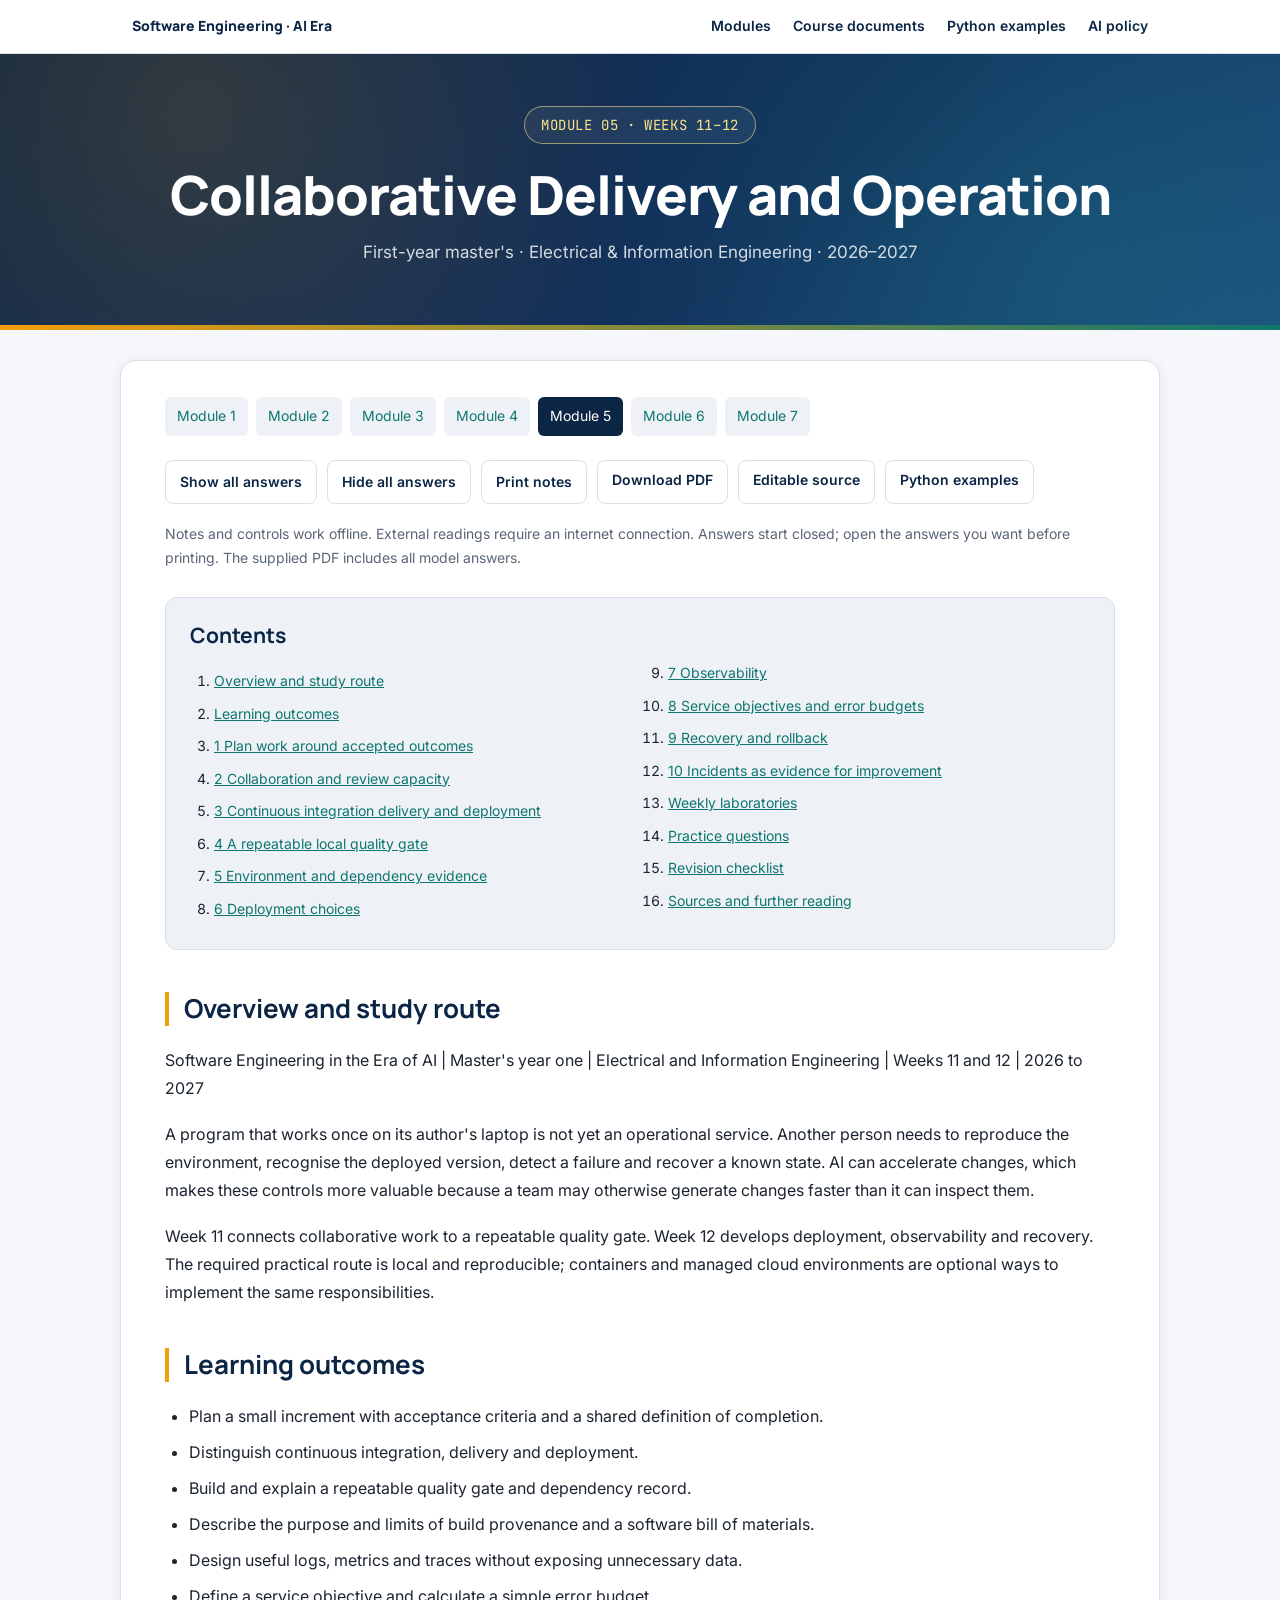
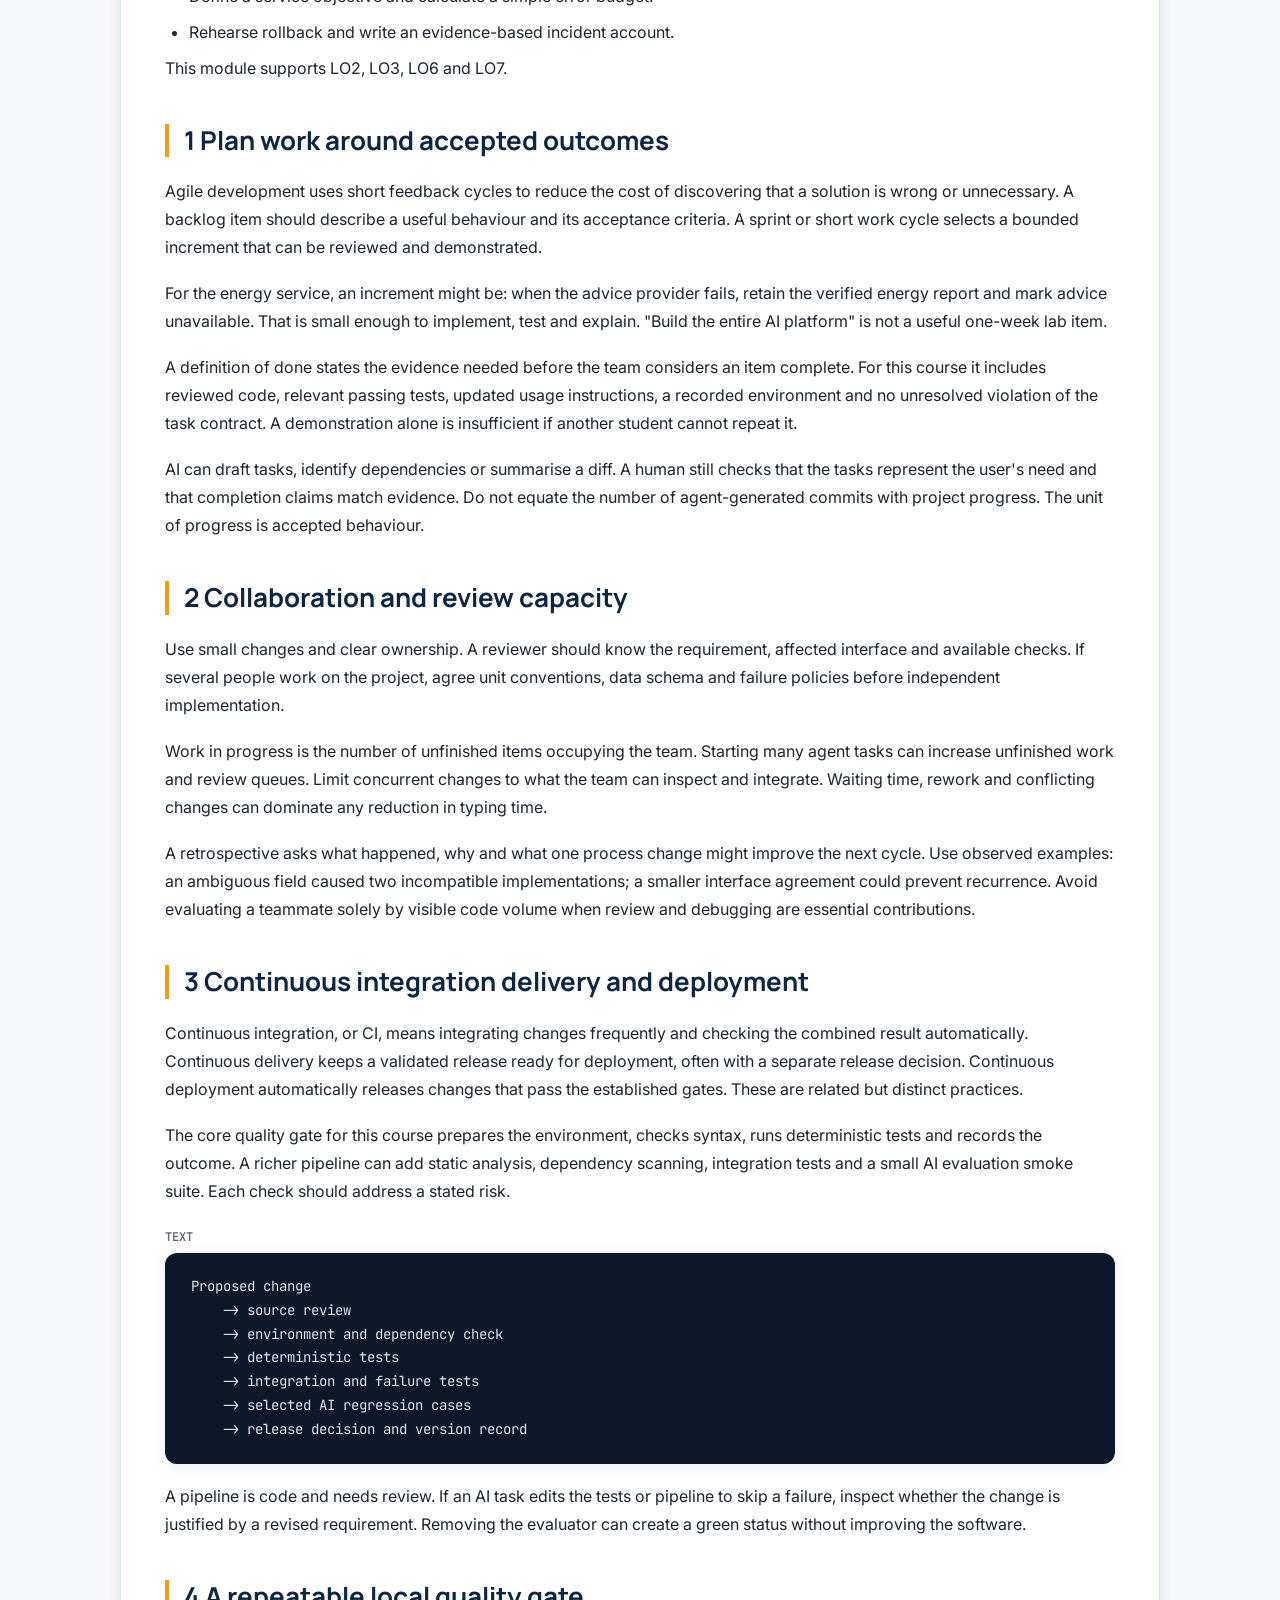
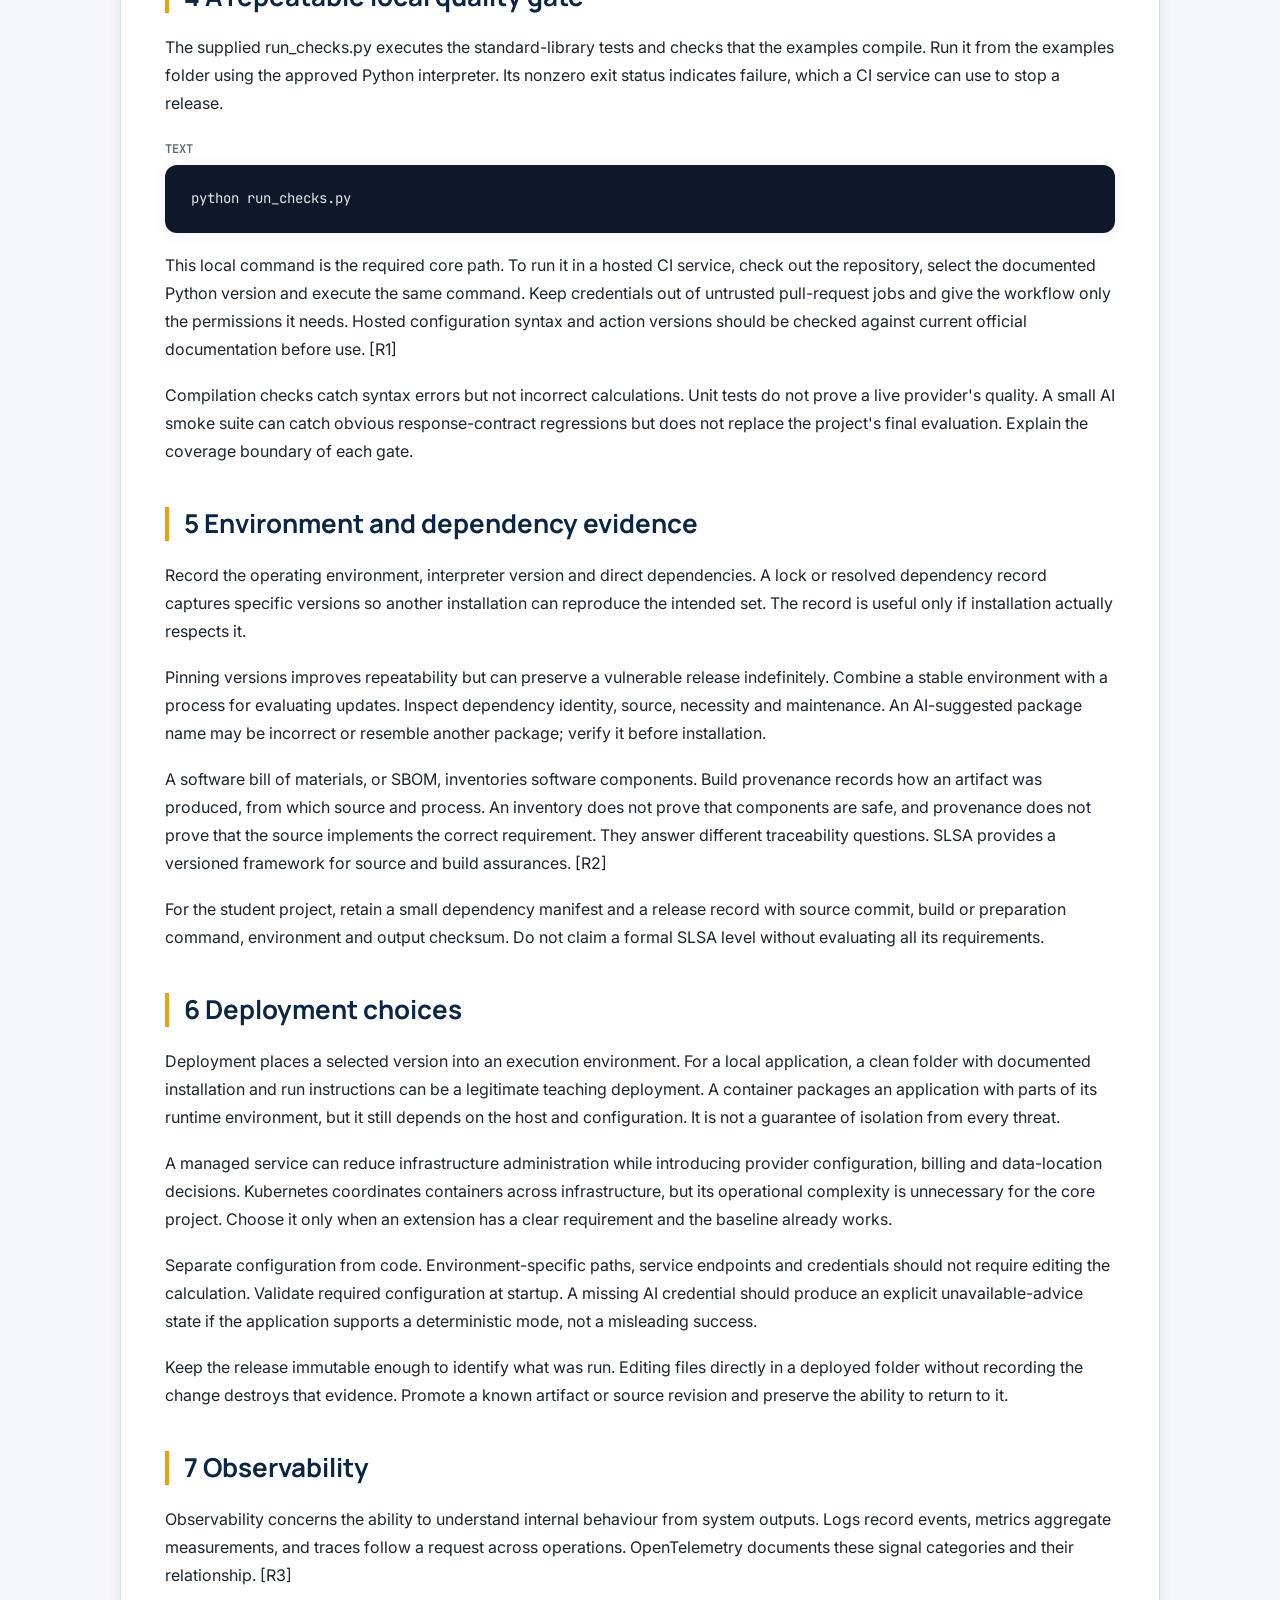
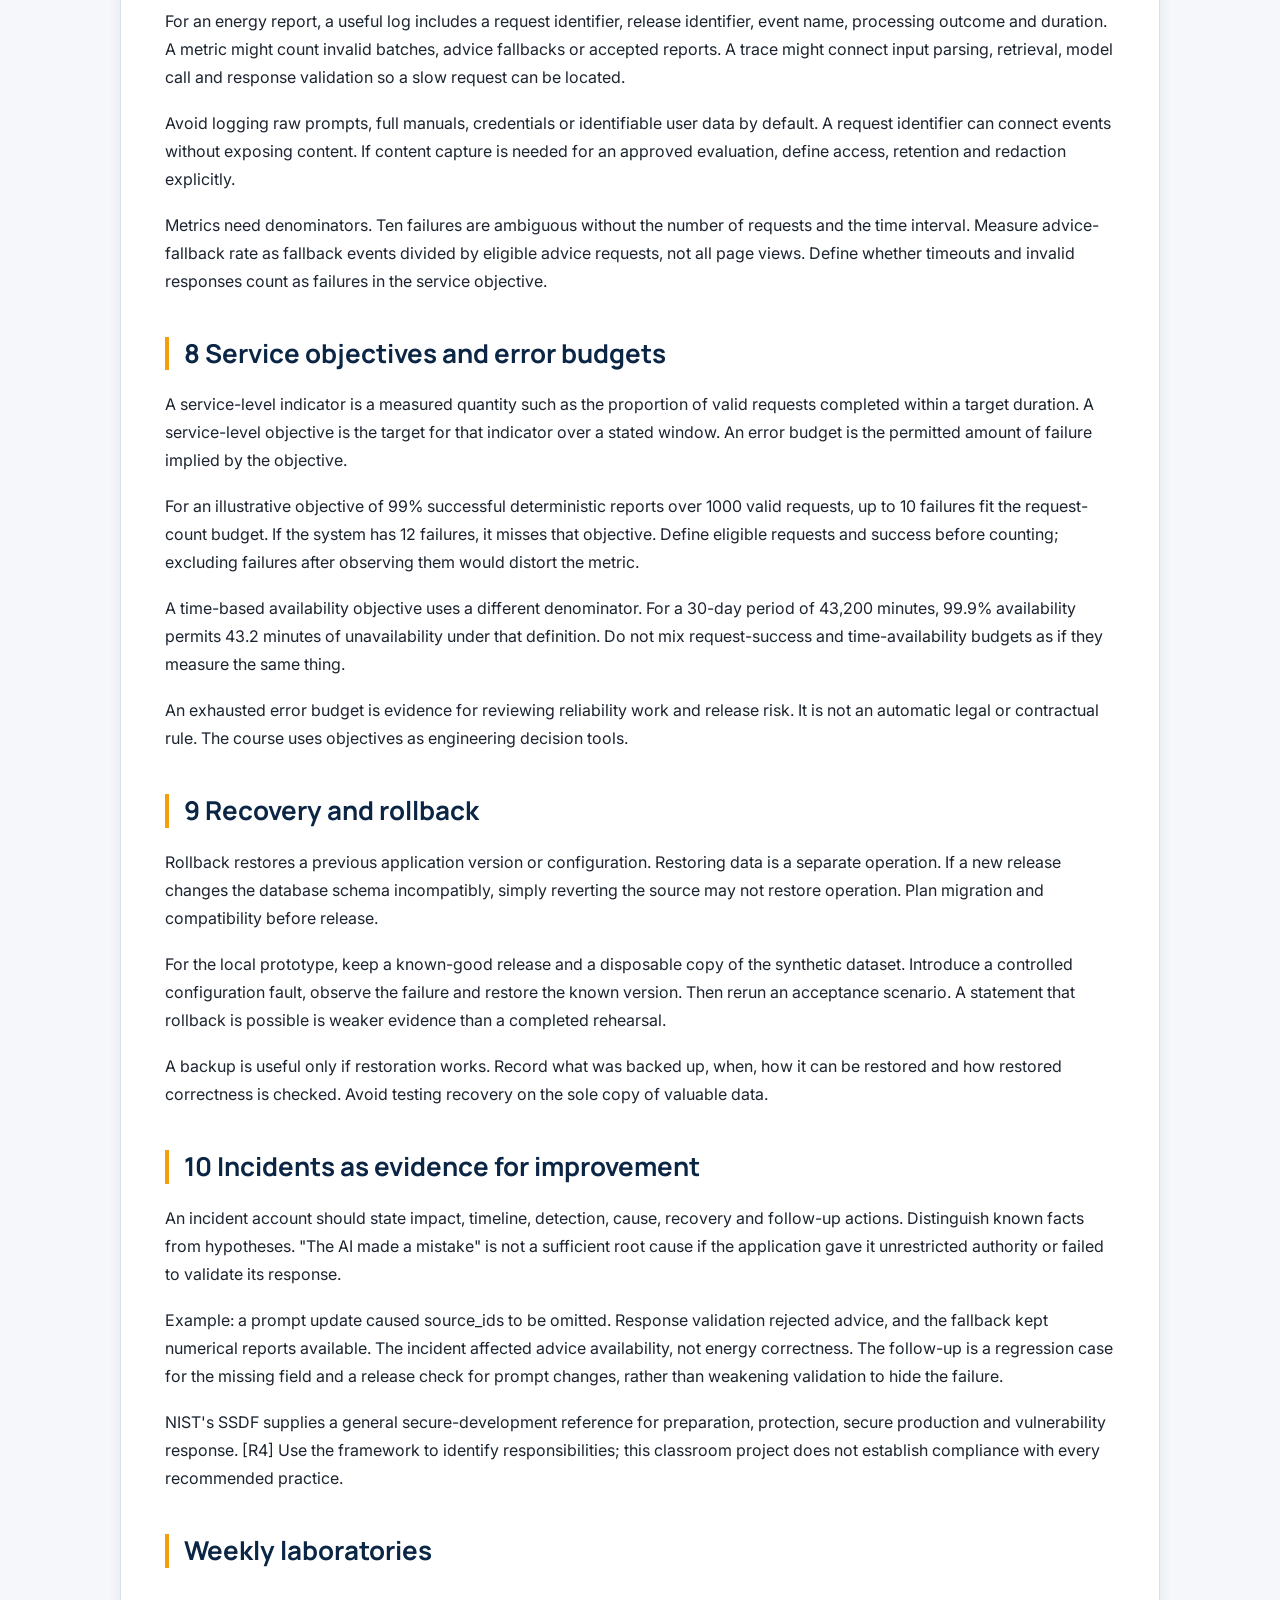
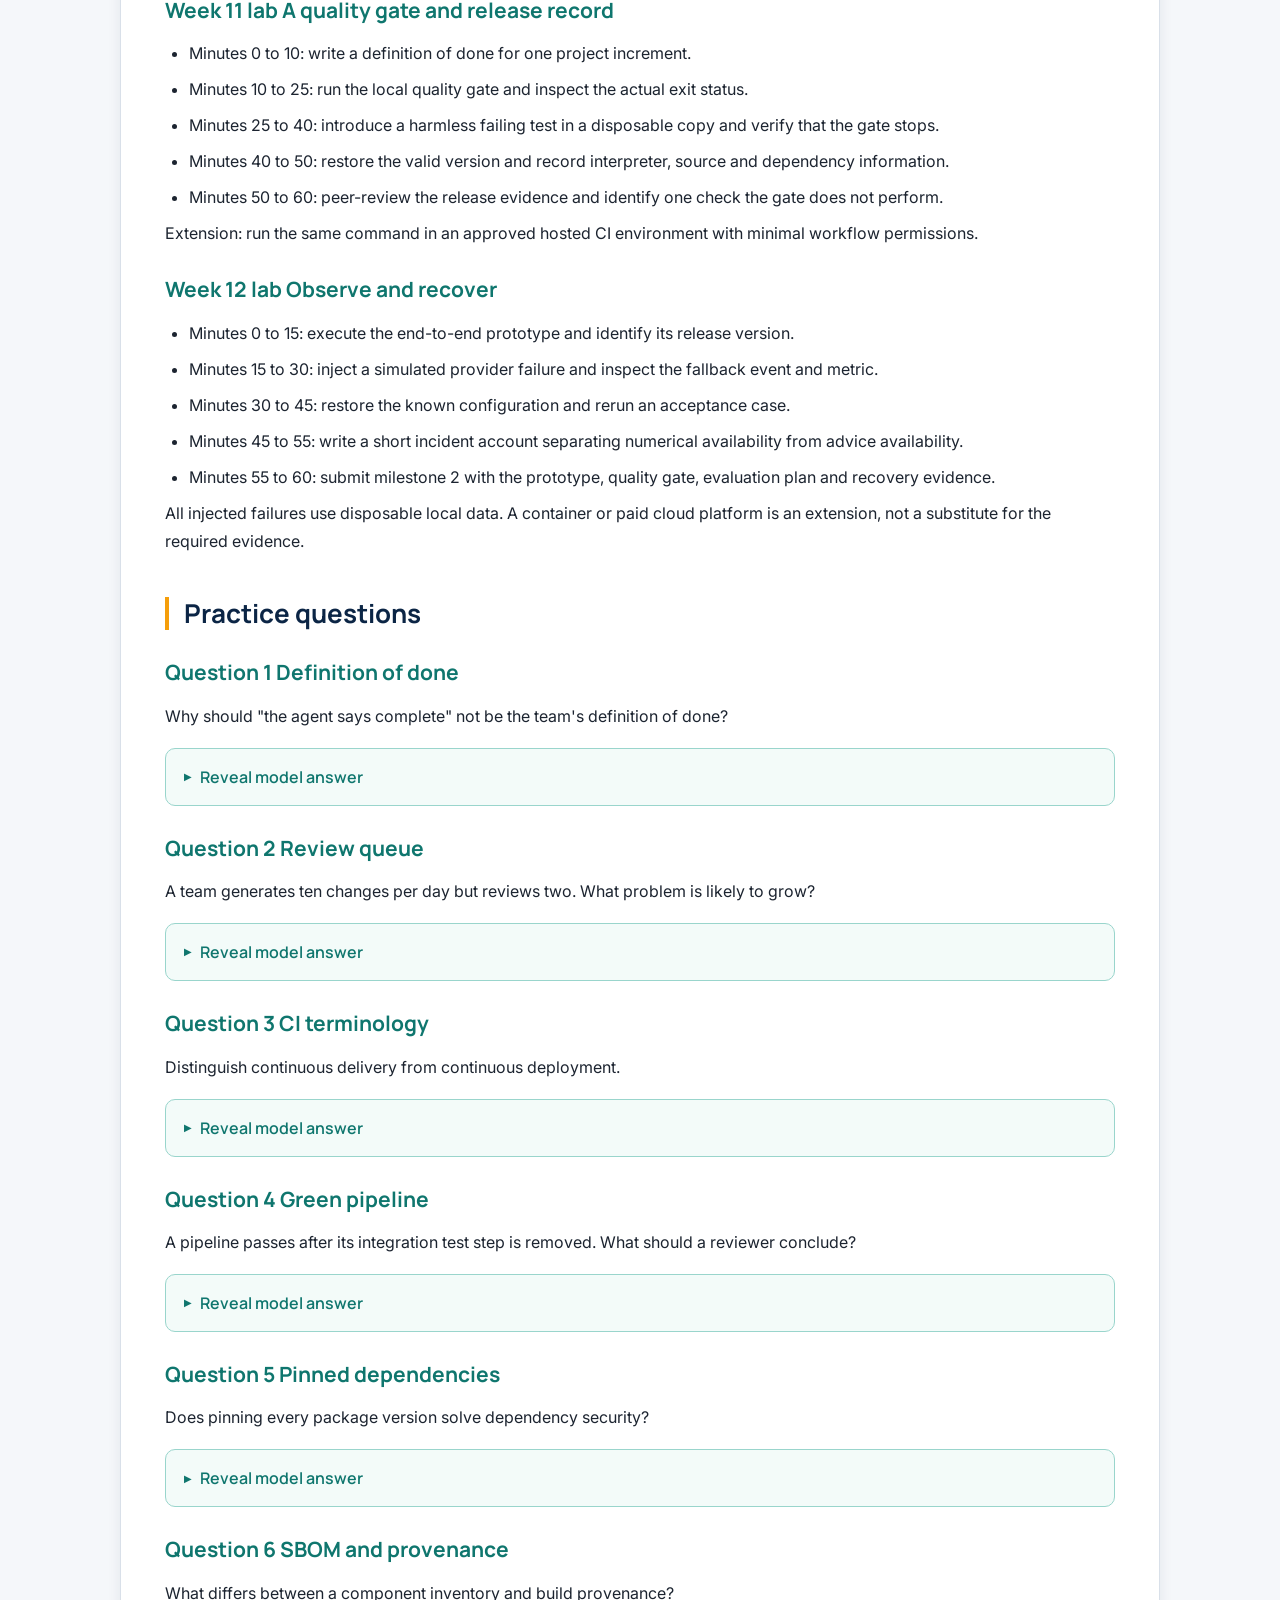
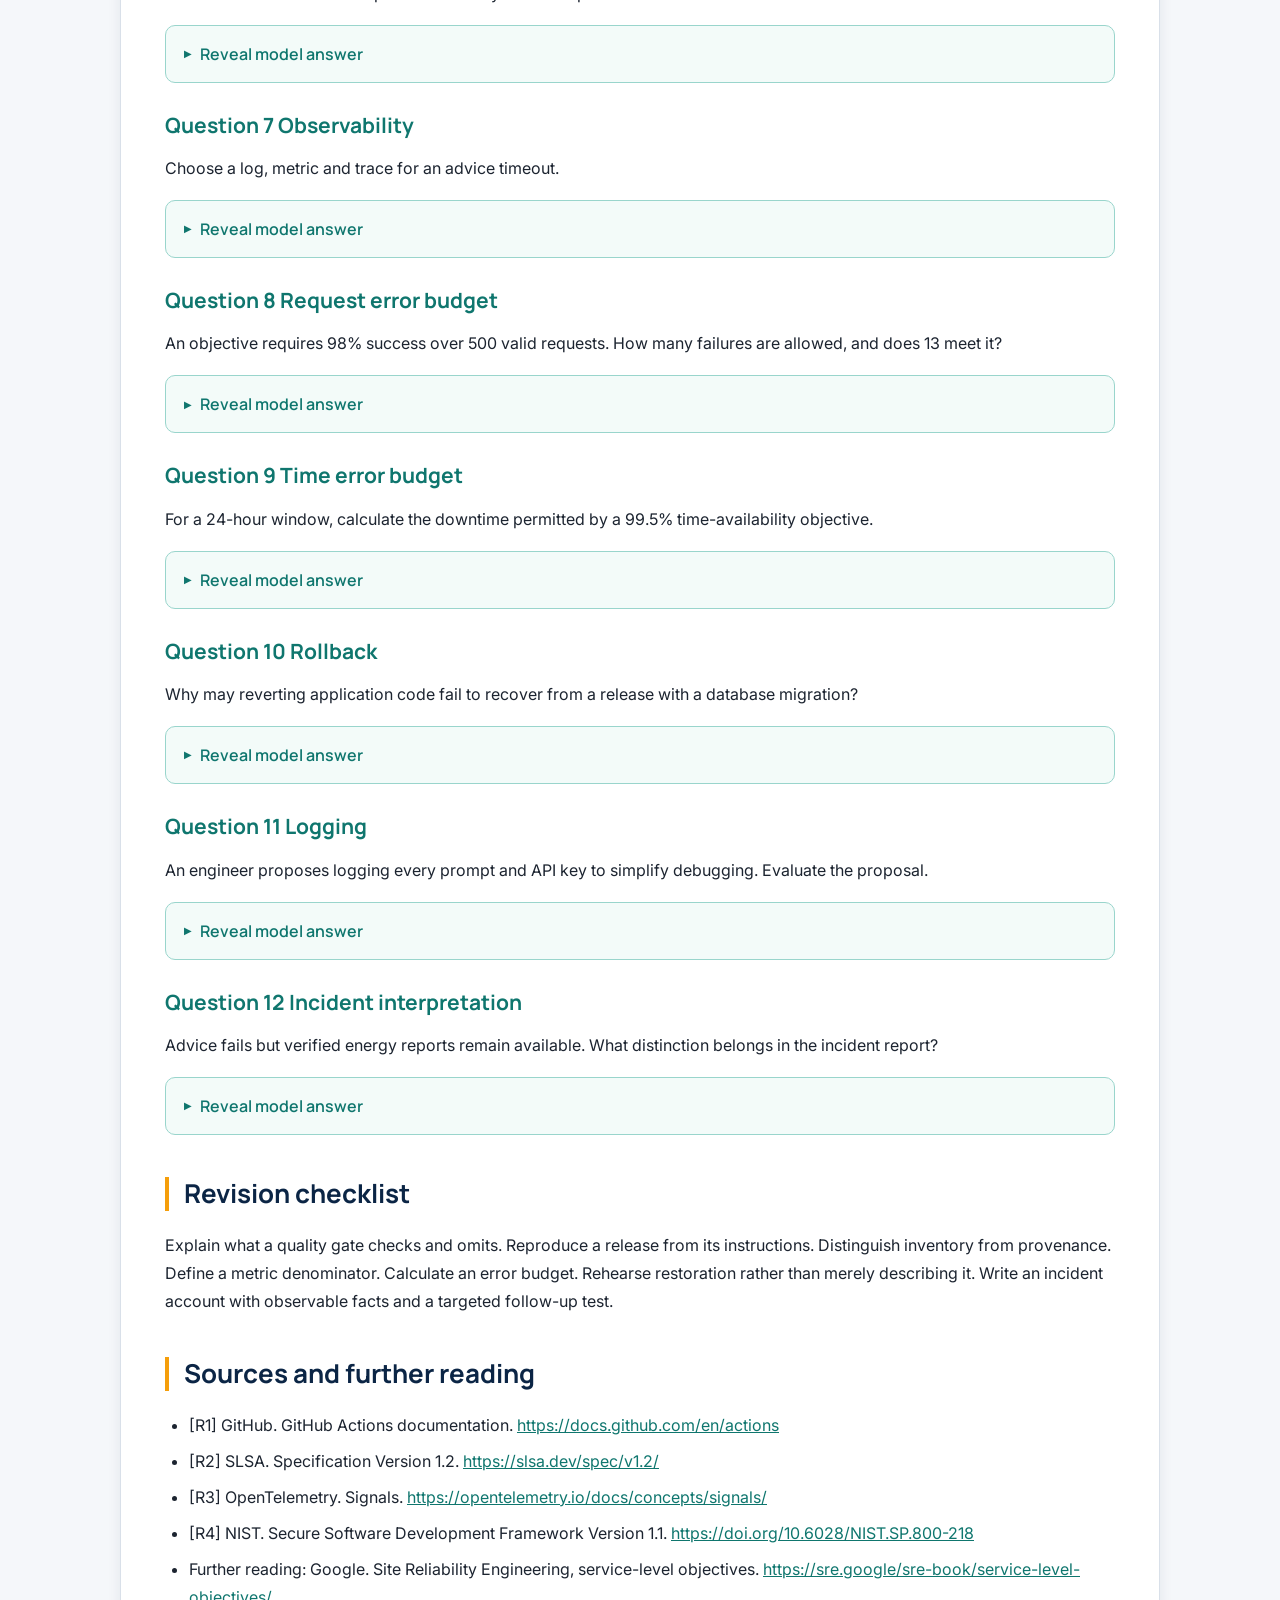
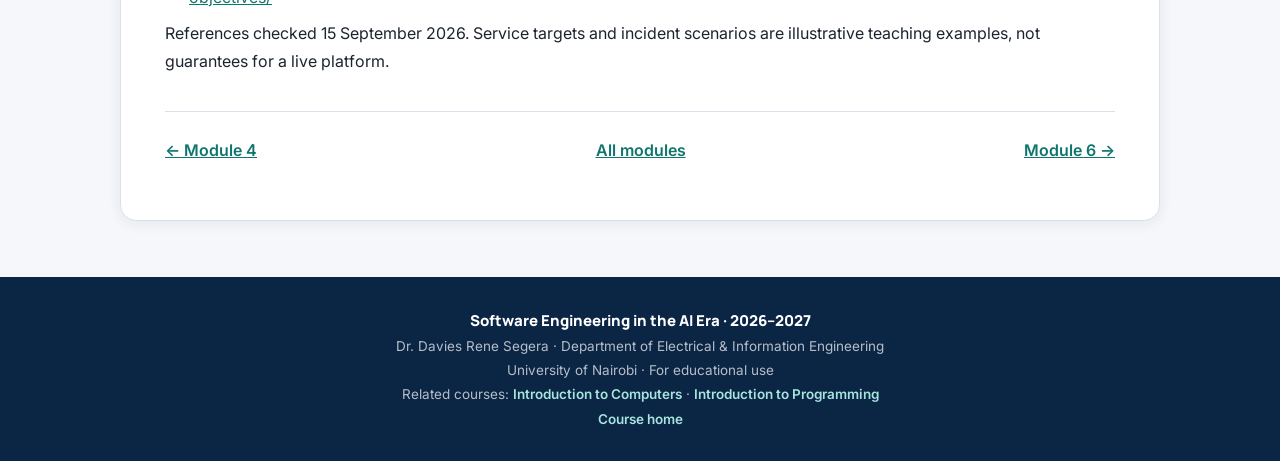
<file: module-5.html>
<!doctype html><html lang="en"><head><meta charset="utf-8"><meta name="viewport" content="width=device-width, initial-scale=1"><meta name="theme-color" content="#0b2545"><meta name="description" content="Work in small reviewed changes, run a repeatable quality gate and prepare reproducible releases. Practise monitoring, incident response and recovery."><title>Module 5 · Collaborative Delivery and Operation · University of Nairobi</title><link rel="preconnect" href="https://fonts.googleapis.com"><link rel="preconnect" href="https://fonts.gstatic.com" crossorigin><link href="https://fonts.googleapis.com/css2?family=Manrope:wght@600;700;800&amp;family=Inter:wght@400;500;600;700&amp;family=JetBrains+Mono:wght@400;600;700&amp;display=swap" rel="stylesheet"><link rel="icon" href="assets/favicon.svg" type="image/svg+xml"><link rel="stylesheet" href="assets/course.css"><script src="assets/course.js" defer></script></head><body><a class="skip-link" href="#main">Skip to content</a><nav class="site-nav" aria-label="Course navigation"><a class="brand" href="index.html">Software Engineering · AI Era</a><a href="index.html#modules">Modules</a><a href="index.html#documents">Course documents</a><a href="examples/index.html">Python examples</a><a href="index.html#ai-policy">AI policy</a></nav><header class="home"><span class="badge">Module 05 · Weeks 11–12</span><h1>Collaborative Delivery and Operation</h1><p class="sub">First-year master's · Electrical &amp; Information Engineering · 2026–2027</p></header><main id="main" class="reading"><nav class="module-menu" aria-label="Module navigation"><a href="module-1.html">Module 1</a><a href="module-2.html">Module 2</a><a href="module-3.html">Module 3</a><a href="module-4.html">Module 4</a><a href="module-5.html" aria-current="page">Module 5</a><a href="module-6.html">Module 6</a><a href="module-7.html">Module 7</a></nav><div class="toolbar"><button id="show-answers" type="button">Show all answers</button><button id="hide-answers" type="button">Hide all answers</button><button id="print-notes" type="button">Print notes</button><a class="download" href="pdf/Module_05.pdf">Download PDF</a><a class="download" href="source/Module_05.md">Editable source</a><a class="download" href="examples/index.html">Python examples</a></div>
<p class="reading-note">Notes and controls work offline. External readings require an internet connection. Answers start closed; open the answers you want before printing. The supplied PDF includes all model answers.</p>
<aside class="toc" aria-label="Contents"><h2>Contents</h2><ol><li><a href="#section-1">Overview and study route</a></li><li><a href="#section-2">Learning outcomes</a></li><li><a href="#section-3">1 Plan work around accepted outcomes</a></li><li><a href="#section-4">2 Collaboration and review capacity</a></li><li><a href="#section-5">3 Continuous integration delivery and deployment</a></li><li><a href="#section-6">4 A repeatable local quality gate</a></li><li><a href="#section-7">5 Environment and dependency evidence</a></li><li><a href="#section-8">6 Deployment choices</a></li><li><a href="#section-9">7 Observability</a></li><li><a href="#section-10">8 Service objectives and error budgets</a></li><li><a href="#section-11">9 Recovery and rollback</a></li><li><a href="#section-12">10 Incidents as evidence for improvement</a></li><li><a href="#section-13">Weekly laboratories</a></li><li><a href="#section-16">Practice questions</a></li><li><a href="#section-29">Revision checklist</a></li><li><a href="#section-30">Sources and further reading</a></li></ol></aside>
<h2 id="section-1">Overview and study route</h2><p>Software Engineering in the Era of AI | Master&#x27;s year one | Electrical and Information Engineering | Weeks 11 and 12 | 2026 to 2027</p><p>A program that works once on its author&#x27;s laptop is not yet an operational service. Another person needs to reproduce the environment, recognise the deployed version, detect a failure and recover a known state. AI can accelerate changes, which makes these controls more valuable because a team may otherwise generate changes faster than it can inspect them.</p><p>Week 11 connects collaborative work to a repeatable quality gate. Week 12 develops deployment, observability and recovery. The required practical route is local and reproducible; containers and managed cloud environments are optional ways to implement the same responsibilities.</p><h2 id="section-2">Learning outcomes</h2><ul><li>Plan a small increment with acceptance criteria and a shared definition of completion.</li><li>Distinguish continuous integration, delivery and deployment.</li><li>Build and explain a repeatable quality gate and dependency record.</li><li>Describe the purpose and limits of build provenance and a software bill of materials.</li><li>Design useful logs, metrics and traces without exposing unnecessary data.</li><li>Define a service objective and calculate a simple error budget.</li><li>Rehearse rollback and write an evidence-based incident account.</li></ul><p>This module supports LO2, LO3, LO6 and LO7.</p><h2 id="section-3">1 Plan work around accepted outcomes</h2><p>Agile development uses short feedback cycles to reduce the cost of discovering that a solution is wrong or unnecessary. A backlog item should describe a useful behaviour and its acceptance criteria. A sprint or short work cycle selects a bounded increment that can be reviewed and demonstrated.</p><p>For the energy service, an increment might be: when the advice provider fails, retain the verified energy report and mark advice unavailable. That is small enough to implement, test and explain. &quot;Build the entire AI platform&quot; is not a useful one-week lab item.</p><p>A definition of done states the evidence needed before the team considers an item complete. For this course it includes reviewed code, relevant passing tests, updated usage instructions, a recorded environment and no unresolved violation of the task contract. A demonstration alone is insufficient if another student cannot repeat it.</p><p>AI can draft tasks, identify dependencies or summarise a diff. A human still checks that the tasks represent the user&#x27;s need and that completion claims match evidence. Do not equate the number of agent-generated commits with project progress. The unit of progress is accepted behaviour.</p><h2 id="section-4">2 Collaboration and review capacity</h2><p>Use small changes and clear ownership. A reviewer should know the requirement, affected interface and available checks. If several people work on the project, agree unit conventions, data schema and failure policies before independent implementation.</p><p>Work in progress is the number of unfinished items occupying the team. Starting many agent tasks can increase unfinished work and review queues. Limit concurrent changes to what the team can inspect and integrate. Waiting time, rework and conflicting changes can dominate any reduction in typing time.</p><p>A retrospective asks what happened, why and what one process change might improve the next cycle. Use observed examples: an ambiguous field caused two incompatible implementations; a smaller interface agreement could prevent recurrence. Avoid evaluating a teammate solely by visible code volume when review and debugging are essential contributions.</p><h2 id="section-5">3 Continuous integration delivery and deployment</h2><p>Continuous integration, or CI, means integrating changes frequently and checking the combined result automatically. Continuous delivery keeps a validated release ready for deployment, often with a separate release decision. Continuous deployment automatically releases changes that pass the established gates. These are related but distinct practices.</p><p>The core quality gate for this course prepares the environment, checks syntax, runs deterministic tests and records the outcome. A richer pipeline can add static analysis, dependency scanning, integration tests and a small AI evaluation smoke suite. Each check should address a stated risk.</p><p class="code-label">text</p><pre><code>Proposed change
    -&gt; source review
    -&gt; environment and dependency check
    -&gt; deterministic tests
    -&gt; integration and failure tests
    -&gt; selected AI regression cases
    -&gt; release decision and version record</code></pre><p>A pipeline is code and needs review. If an AI task edits the tests or pipeline to skip a failure, inspect whether the change is justified by a revised requirement. Removing the evaluator can create a green status without improving the software.</p><h2 id="section-6">4 A repeatable local quality gate</h2><p>The supplied run_checks.py executes the standard-library tests and checks that the examples compile. Run it from the examples folder using the approved Python interpreter. Its nonzero exit status indicates failure, which a CI service can use to stop a release.</p><p class="code-label">text</p><pre><code>python run_checks.py</code></pre><p>This local command is the required core path. To run it in a hosted CI service, check out the repository, select the documented Python version and execute the same command. Keep credentials out of untrusted pull-request jobs and give the workflow only the permissions it needs. Hosted configuration syntax and action versions should be checked against current official documentation before use. [R1]</p><p>Compilation checks catch syntax errors but not incorrect calculations. Unit tests do not prove a live provider&#x27;s quality. A small AI smoke suite can catch obvious response-contract regressions but does not replace the project&#x27;s final evaluation. Explain the coverage boundary of each gate.</p><h2 id="section-7">5 Environment and dependency evidence</h2><p>Record the operating environment, interpreter version and direct dependencies. A lock or resolved dependency record captures specific versions so another installation can reproduce the intended set. The record is useful only if installation actually respects it.</p><p>Pinning versions improves repeatability but can preserve a vulnerable release indefinitely. Combine a stable environment with a process for evaluating updates. Inspect dependency identity, source, necessity and maintenance. An AI-suggested package name may be incorrect or resemble another package; verify it before installation.</p><p>A software bill of materials, or SBOM, inventories software components. Build provenance records how an artifact was produced, from which source and process. An inventory does not prove that components are safe, and provenance does not prove that the source implements the correct requirement. They answer different traceability questions. SLSA provides a versioned framework for source and build assurances. [R2]</p><p>For the student project, retain a small dependency manifest and a release record with source commit, build or preparation command, environment and output checksum. Do not claim a formal SLSA level without evaluating all its requirements.</p><h2 id="section-8">6 Deployment choices</h2><p>Deployment places a selected version into an execution environment. For a local application, a clean folder with documented installation and run instructions can be a legitimate teaching deployment. A container packages an application with parts of its runtime environment, but it still depends on the host and configuration. It is not a guarantee of isolation from every threat.</p><p>A managed service can reduce infrastructure administration while introducing provider configuration, billing and data-location decisions. Kubernetes coordinates containers across infrastructure, but its operational complexity is unnecessary for the core project. Choose it only when an extension has a clear requirement and the baseline already works.</p><p>Separate configuration from code. Environment-specific paths, service endpoints and credentials should not require editing the calculation. Validate required configuration at startup. A missing AI credential should produce an explicit unavailable-advice state if the application supports a deterministic mode, not a misleading success.</p><p>Keep the release immutable enough to identify what was run. Editing files directly in a deployed folder without recording the change destroys that evidence. Promote a known artifact or source revision and preserve the ability to return to it.</p><h2 id="section-9">7 Observability</h2><p>Observability concerns the ability to understand internal behaviour from system outputs. Logs record events, metrics aggregate measurements, and traces follow a request across operations. OpenTelemetry documents these signal categories and their relationship. [R3]</p><p>For an energy report, a useful log includes a request identifier, release identifier, event name, processing outcome and duration. A metric might count invalid batches, advice fallbacks or accepted reports. A trace might connect input parsing, retrieval, model call and response validation so a slow request can be located.</p><p>Avoid logging raw prompts, full manuals, credentials or identifiable user data by default. A request identifier can connect events without exposing content. If content capture is needed for an approved evaluation, define access, retention and redaction explicitly.</p><p>Metrics need denominators. Ten failures are ambiguous without the number of requests and the time interval. Measure advice-fallback rate as fallback events divided by eligible advice requests, not all page views. Define whether timeouts and invalid responses count as failures in the service objective.</p><h2 id="section-10">8 Service objectives and error budgets</h2><p>A service-level indicator is a measured quantity such as the proportion of valid requests completed within a target duration. A service-level objective is the target for that indicator over a stated window. An error budget is the permitted amount of failure implied by the objective.</p><p>For an illustrative objective of 99% successful deterministic reports over 1000 valid requests, up to 10 failures fit the request-count budget. If the system has 12 failures, it misses that objective. Define eligible requests and success before counting; excluding failures after observing them would distort the metric.</p><p>A time-based availability objective uses a different denominator. For a 30-day period of 43,200 minutes, 99.9% availability permits 43.2 minutes of unavailability under that definition. Do not mix request-success and time-availability budgets as if they measure the same thing.</p><p>An exhausted error budget is evidence for reviewing reliability work and release risk. It is not an automatic legal or contractual rule. The course uses objectives as engineering decision tools.</p><h2 id="section-11">9 Recovery and rollback</h2><p>Rollback restores a previous application version or configuration. Restoring data is a separate operation. If a new release changes the database schema incompatibly, simply reverting the source may not restore operation. Plan migration and compatibility before release.</p><p>For the local prototype, keep a known-good release and a disposable copy of the synthetic dataset. Introduce a controlled configuration fault, observe the failure and restore the known version. Then rerun an acceptance scenario. A statement that rollback is possible is weaker evidence than a completed rehearsal.</p><p>A backup is useful only if restoration works. Record what was backed up, when, how it can be restored and how restored correctness is checked. Avoid testing recovery on the sole copy of valuable data.</p><h2 id="section-12">10 Incidents as evidence for improvement</h2><p>An incident account should state impact, timeline, detection, cause, recovery and follow-up actions. Distinguish known facts from hypotheses. &quot;The AI made a mistake&quot; is not a sufficient root cause if the application gave it unrestricted authority or failed to validate its response.</p><p>Example: a prompt update caused source_ids to be omitted. Response validation rejected advice, and the fallback kept numerical reports available. The incident affected advice availability, not energy correctness. The follow-up is a regression case for the missing field and a release check for prompt changes, rather than weakening validation to hide the failure.</p><p>NIST&#x27;s SSDF supplies a general secure-development reference for preparation, protection, secure production and vulnerability response. [R4] Use the framework to identify responsibilities; this classroom project does not establish compliance with every recommended practice.</p><h2 id="section-13">Weekly laboratories</h2><h3 id="section-14">Week 11 lab A quality gate and release record</h3><ul><li>Minutes 0 to 10: write a definition of done for one project increment.</li><li>Minutes 10 to 25: run the local quality gate and inspect the actual exit status.</li><li>Minutes 25 to 40: introduce a harmless failing test in a disposable copy and verify that the gate stops.</li><li>Minutes 40 to 50: restore the valid version and record interpreter, source and dependency information.</li><li>Minutes 50 to 60: peer-review the release evidence and identify one check the gate does not perform.</li></ul><p>Extension: run the same command in an approved hosted CI environment with minimal workflow permissions.</p><h3 id="section-15">Week 12 lab Observe and recover</h3><ul><li>Minutes 0 to 15: execute the end-to-end prototype and identify its release version.</li><li>Minutes 15 to 30: inject a simulated provider failure and inspect the fallback event and metric.</li><li>Minutes 30 to 45: restore the known configuration and rerun an acceptance case.</li><li>Minutes 45 to 55: write a short incident account separating numerical availability from advice availability.</li><li>Minutes 55 to 60: submit milestone 2 with the prototype, quality gate, evaluation plan and recovery evidence.</li></ul><p>All injected failures use disposable local data. A container or paid cloud platform is an extension, not a substitute for the required evidence.</p><h2 id="section-16">Practice questions</h2><h3 id="section-17">Question 1 Definition of done</h3><p>Why should &quot;the agent says complete&quot; not be the team&#x27;s definition of done?</p><details class="practice-answer"><summary>Reveal model answer</summary><div class="answer"><p>It is a claim rather than independently checked evidence. Completion should require the accepted behaviour, reviewed changes, relevant test results and reproducible instructions. The summary must agree with the actual release.</p></div></details><h3 id="section-18">Question 2 Review queue</h3><p>A team generates ten changes per day but reviews two. What problem is likely to grow?</p><details class="practice-answer"><summary>Reveal model answer</summary><div class="answer"><p>Unreviewed work accumulates, increasing integration delay, conflicts and forgotten context. Limit work in progress or improve review capacity. Generation rate alone does not measure delivery throughput.</p></div></details><h3 id="section-19">Question 3 CI terminology</h3><p>Distinguish continuous delivery from continuous deployment.</p><details class="practice-answer"><summary>Reveal model answer</summary><div class="answer"><p>Delivery keeps validated changes ready for release, often with a separate deployment decision. Deployment automatically releases changes that meet the established gates. Both depend on meaningful checks.</p></div></details><h3 id="section-20">Question 4 Green pipeline</h3><p>A pipeline passes after its integration test step is removed. What should a reviewer conclude?</p><details class="practice-answer"><summary>Reveal model answer</summary><div class="answer"><p>Only the remaining checks passed. Investigate why the step was removed and whether an equivalent check exists. The green status is not comparable to the earlier pipeline without considering coverage changes.</p></div></details><h3 id="section-21">Question 5 Pinned dependencies</h3><p>Does pinning every package version solve dependency security?</p><details class="practice-answer"><summary>Reveal model answer</summary><div class="answer"><p>No. It supports repeatability but may retain known vulnerabilities or an incorrect package. Verify identity and necessity, monitor updates and test planned upgrades.</p></div></details><h3 id="section-22">Question 6 SBOM and provenance</h3><p>What differs between a component inventory and build provenance?</p><details class="practice-answer"><summary>Reveal model answer</summary><div class="answer"><p>An inventory identifies included components. Provenance describes how an artifact was produced from source and a process. Neither alone proves secure behaviour or valid engineering requirements.</p></div></details><h3 id="section-23">Question 7 Observability</h3><p>Choose a log, metric and trace for an advice timeout.</p><details class="practice-answer"><summary>Reveal model answer</summary><div class="answer"><p>A log records the timeout event and request ID. A metric increments the timeout or fallback count with a defined denominator. A trace identifies the provider-call span within the complete request. Avoid unnecessary prompt or credential content.</p></div></details><h3 id="section-24">Question 8 Request error budget</h3><p>An objective requires 98% success over 500 valid requests. How many failures are allowed, and does 13 meet it?</p><details class="practice-answer"><summary>Reveal model answer</summary><div class="answer"><p>The allowed failure count is 2% of 500 = 10. Thirteen failures exceed the budget; success is 487/500 = 97.4%. The eligibility and success rules must have been defined beforehand.</p></div></details><h3 id="section-25">Question 9 Time error budget</h3><p>For a 24-hour window, calculate the downtime permitted by a 99.5% time-availability objective.</p><details class="practice-answer"><summary>Reveal model answer</summary><div class="answer"><p>There are 1440 minutes. The permitted unavailability is 0.005 x 1440 = 7.2 minutes. This is a time-based metric and cannot be substituted for a request success rate.</p></div></details><h3 id="section-26">Question 10 Rollback</h3><p>Why may reverting application code fail to recover from a release with a database migration?</p><details class="practice-answer"><summary>Reveal model answer</summary><div class="answer"><p>The old code may be incompatible with the changed schema or data. Recovery needs a compatible migration strategy, tested restore procedure or backward-compatible transition, followed by validation.</p></div></details><h3 id="section-27">Question 11 Logging</h3><p>An engineer proposes logging every prompt and API key to simplify debugging. Evaluate the proposal.</p><details class="practice-answer"><summary>Reveal model answer</summary><div class="answer"><p>API keys should not be logged. Prompt content may contain restricted information and requires a specific approved capture policy. Prefer request IDs, versions, durations and controlled error categories, with restricted redacted content only when necessary.</p></div></details><h3 id="section-28">Question 12 Incident interpretation</h3><p>Advice fails but verified energy reports remain available. What distinction belongs in the incident report?</p><details class="practice-answer"><summary>Reveal model answer</summary><div class="answer"><p>State that advice availability was affected while deterministic reporting continued, if the evidence supports that. Identify the fallback, duration, number of affected requests and cause. Avoid describing the entire system as either fully successful or fully unavailable without component detail.</p></div></details><h2 id="section-29">Revision checklist</h2><p>Explain what a quality gate checks and omits. Reproduce a release from its instructions. Distinguish inventory from provenance. Define a metric denominator. Calculate an error budget. Rehearse restoration rather than merely describing it. Write an incident account with observable facts and a targeted follow-up test.</p><h2 id="section-30">Sources and further reading</h2><ul><li>[R1] GitHub. GitHub Actions documentation. <a href="https://docs.github.com/en/actions">https://docs.github.com/en/actions</a></li><li>[R2] SLSA. Specification Version 1.2. <a href="https://slsa.dev/spec/v1.2/">https://slsa.dev/spec/v1.2/</a></li><li>[R3] OpenTelemetry. Signals. <a href="https://opentelemetry.io/docs/concepts/signals/">https://opentelemetry.io/docs/concepts/signals/</a></li><li>[R4] NIST. Secure Software Development Framework Version 1.1. <a href="https://doi.org/10.6028/NIST.SP.800-218">https://doi.org/10.6028/NIST.SP.800-218</a></li><li>Further reading: Google. Site Reliability Engineering, service-level objectives. <a href="https://sre.google/sre-book/service-level-objectives/">https://sre.google/sre-book/service-level-objectives/</a></li></ul><p>References checked 15 September 2026. Service targets and incident scenarios are illustrative teaching examples, not guarantees for a live platform.</p><nav class="course-pager" aria-label="Previous and next module"><a href="module-4.html">← Module 4</a><a href="index.html#modules">All modules</a><a href="module-6.html">Module 6 →</a></nav></main><footer class="home"><p class="course">Software Engineering in the AI Era · 2026–2027</p><p>Dr. Davies Rene Segera · Department of Electrical &amp; Information Engineering<br>University of Nairobi · For educational use</p><p class="related">Related courses: <a href="https://daviessegera.github.io/fee3131/">Introduction to Computers</a> · <a href="https://daviessegera.github.io/introduction-to-programming/">Introduction to Programming</a></p><p><a href="index.html">Course home</a></p></footer></body></html>
</file>
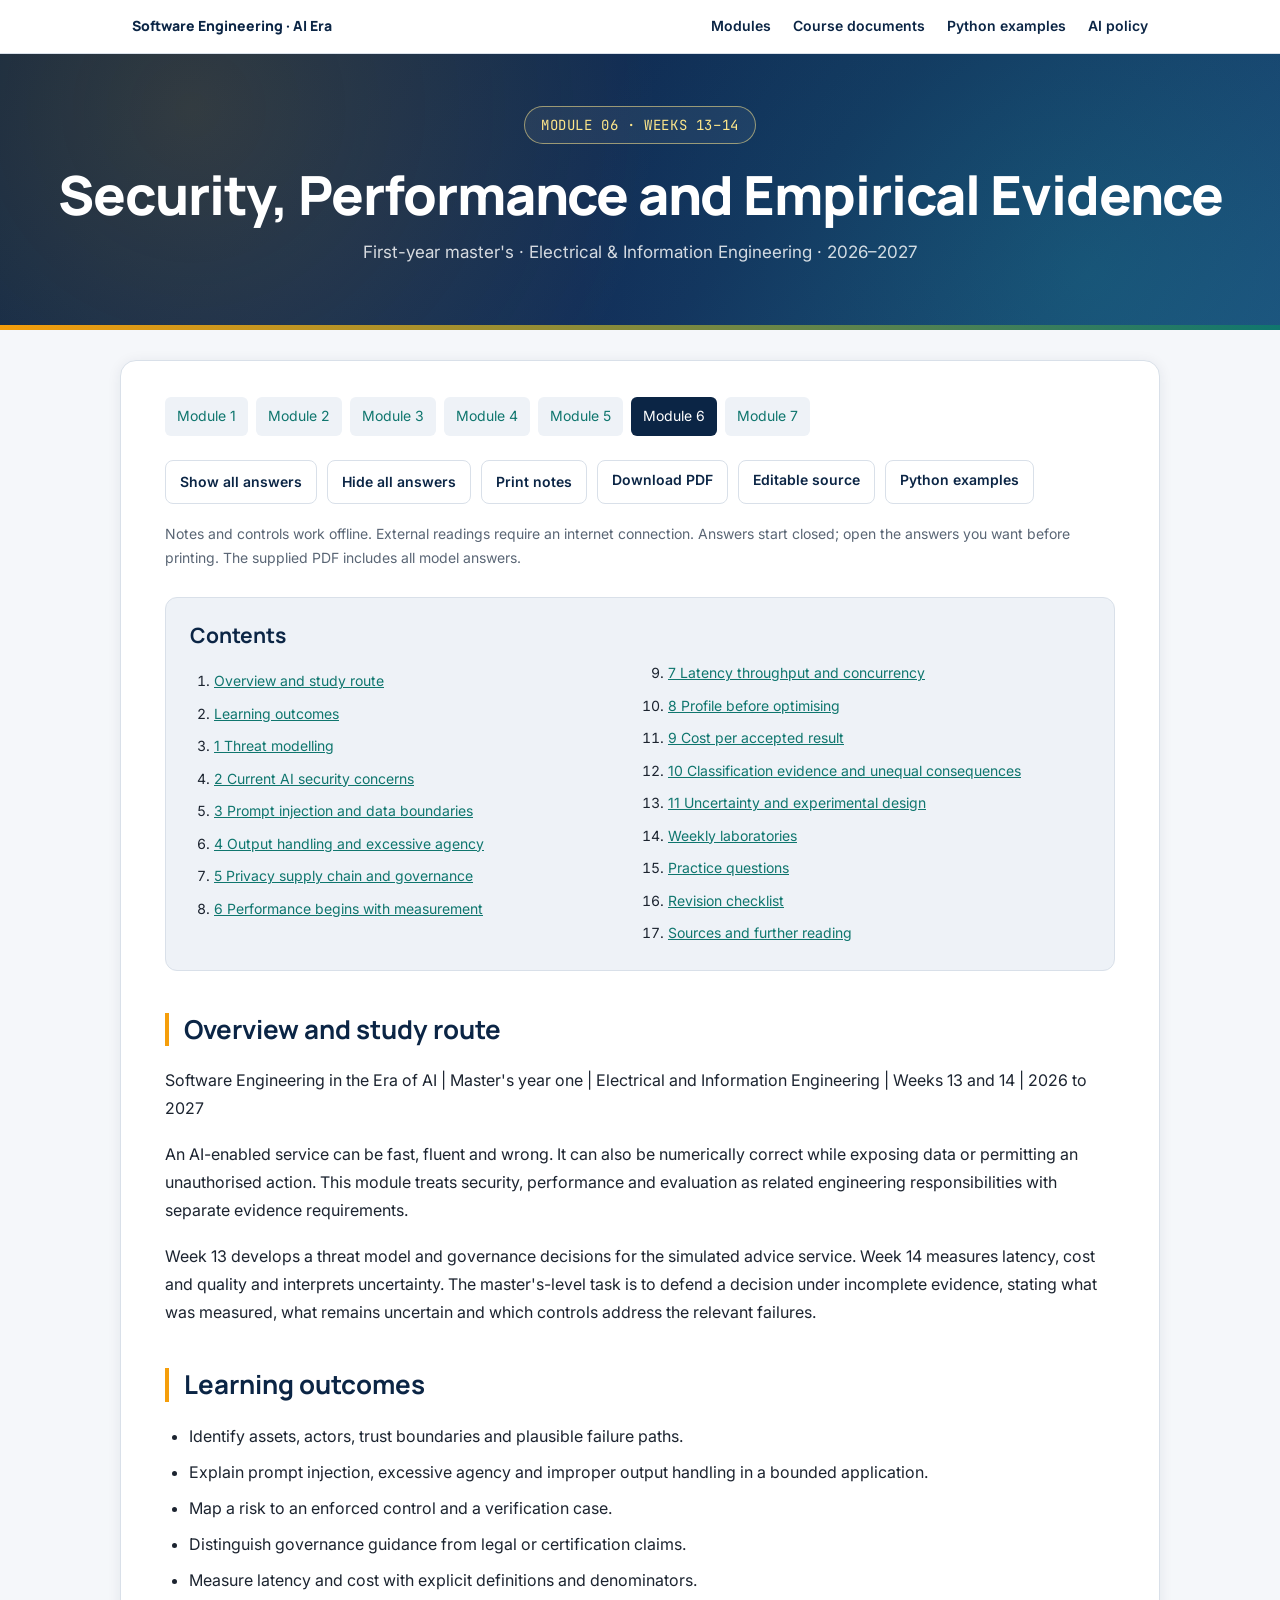
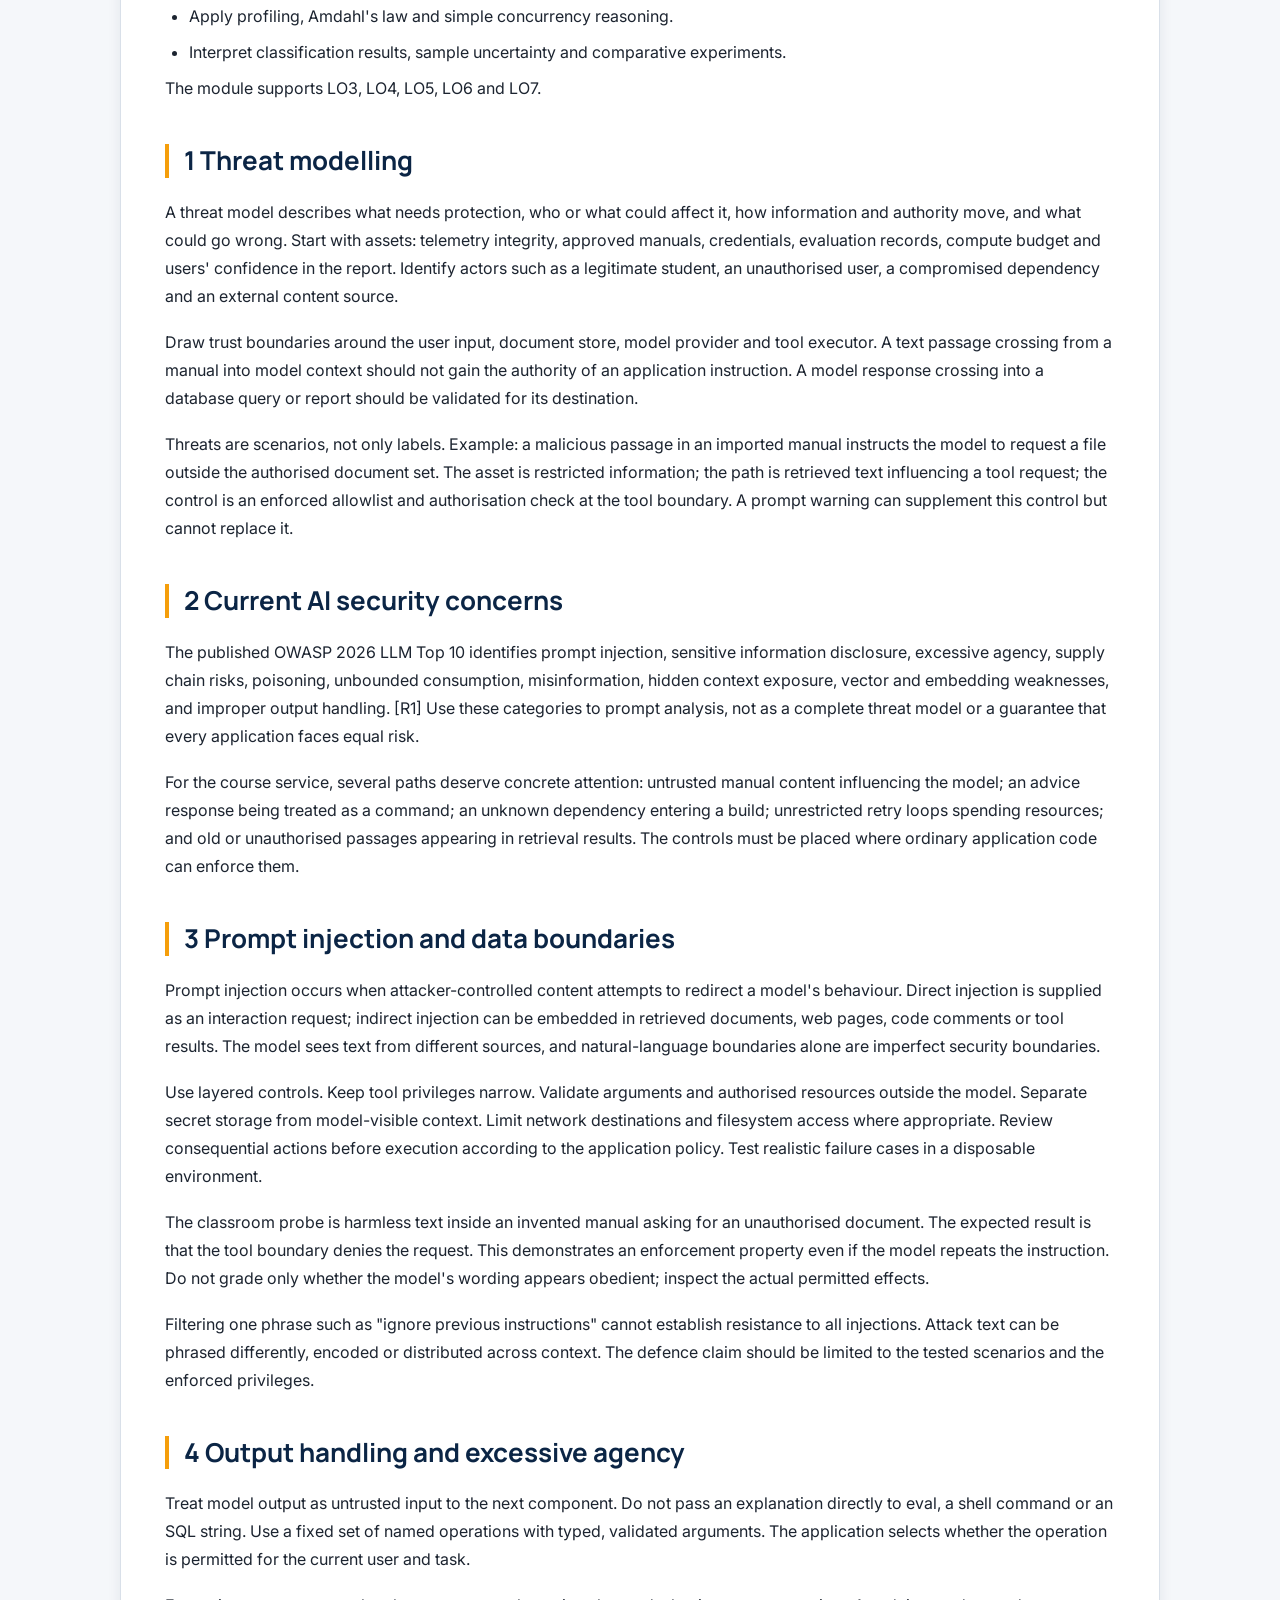
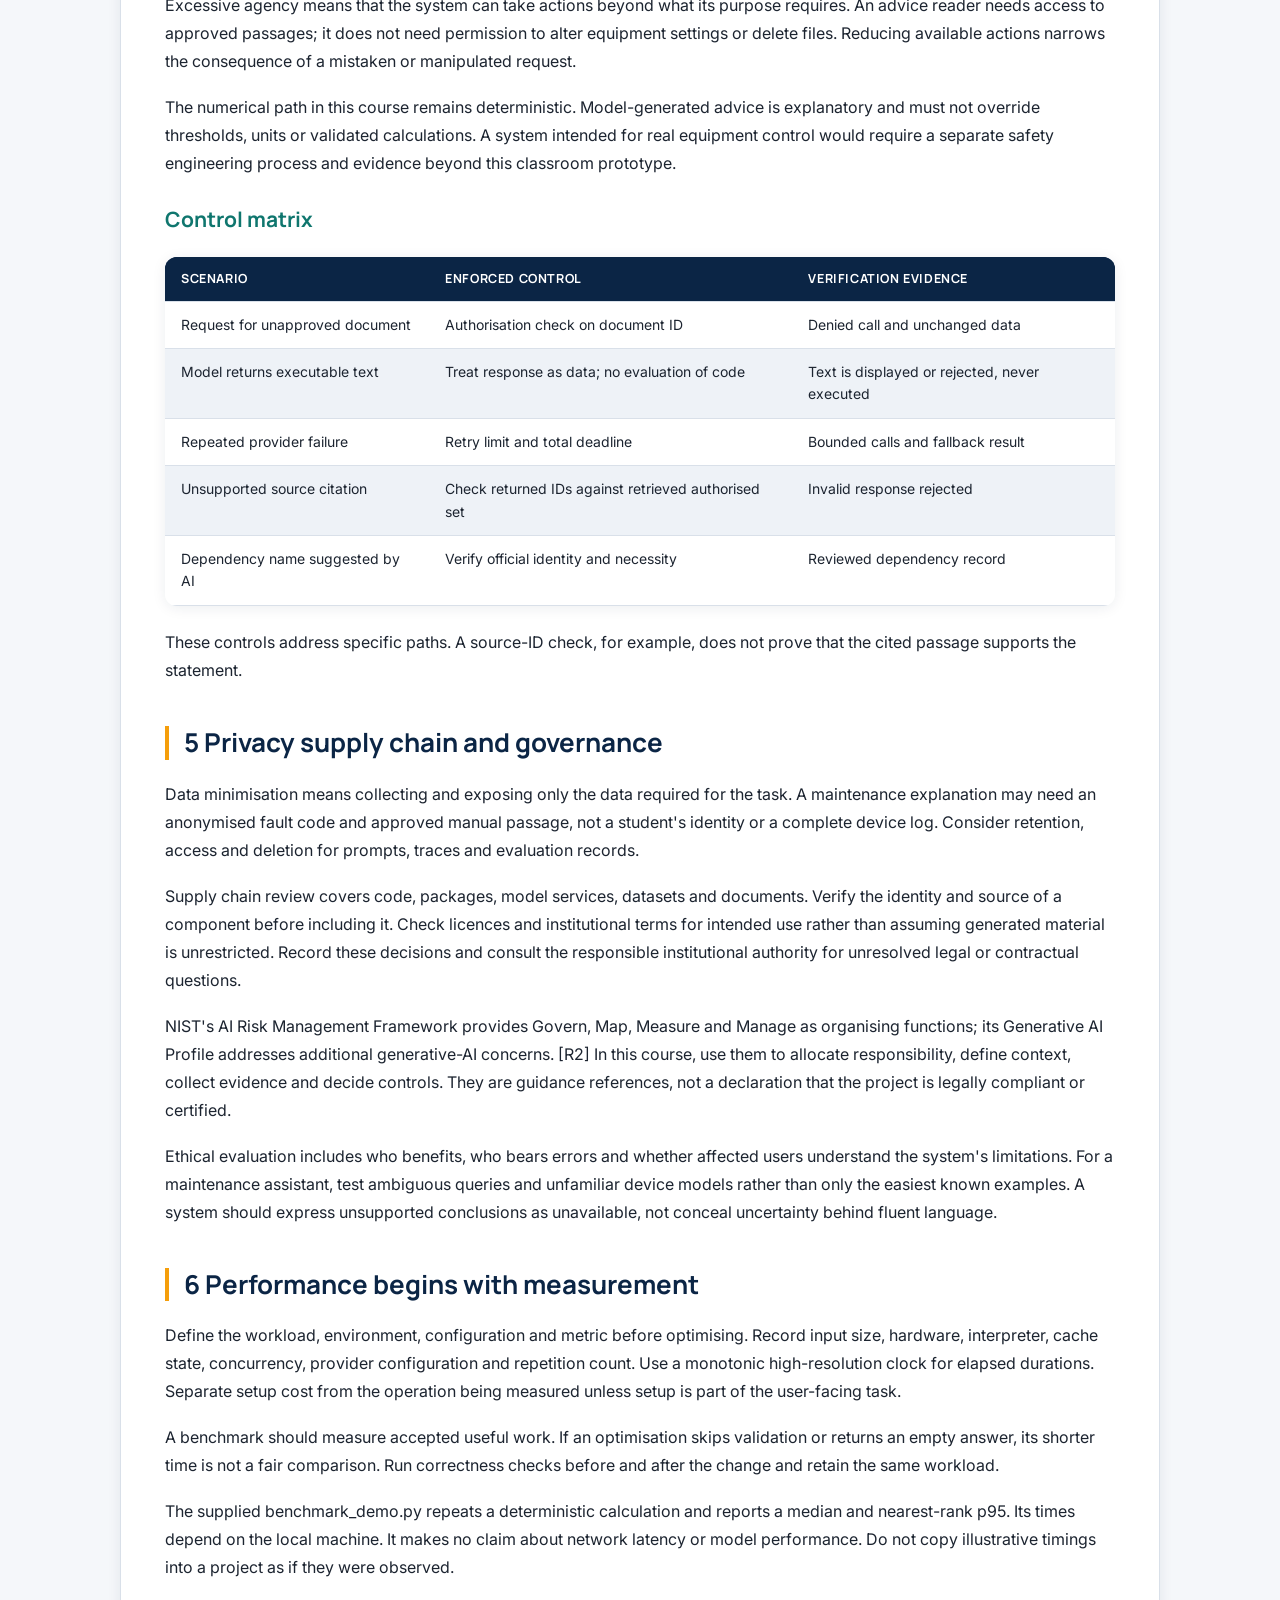
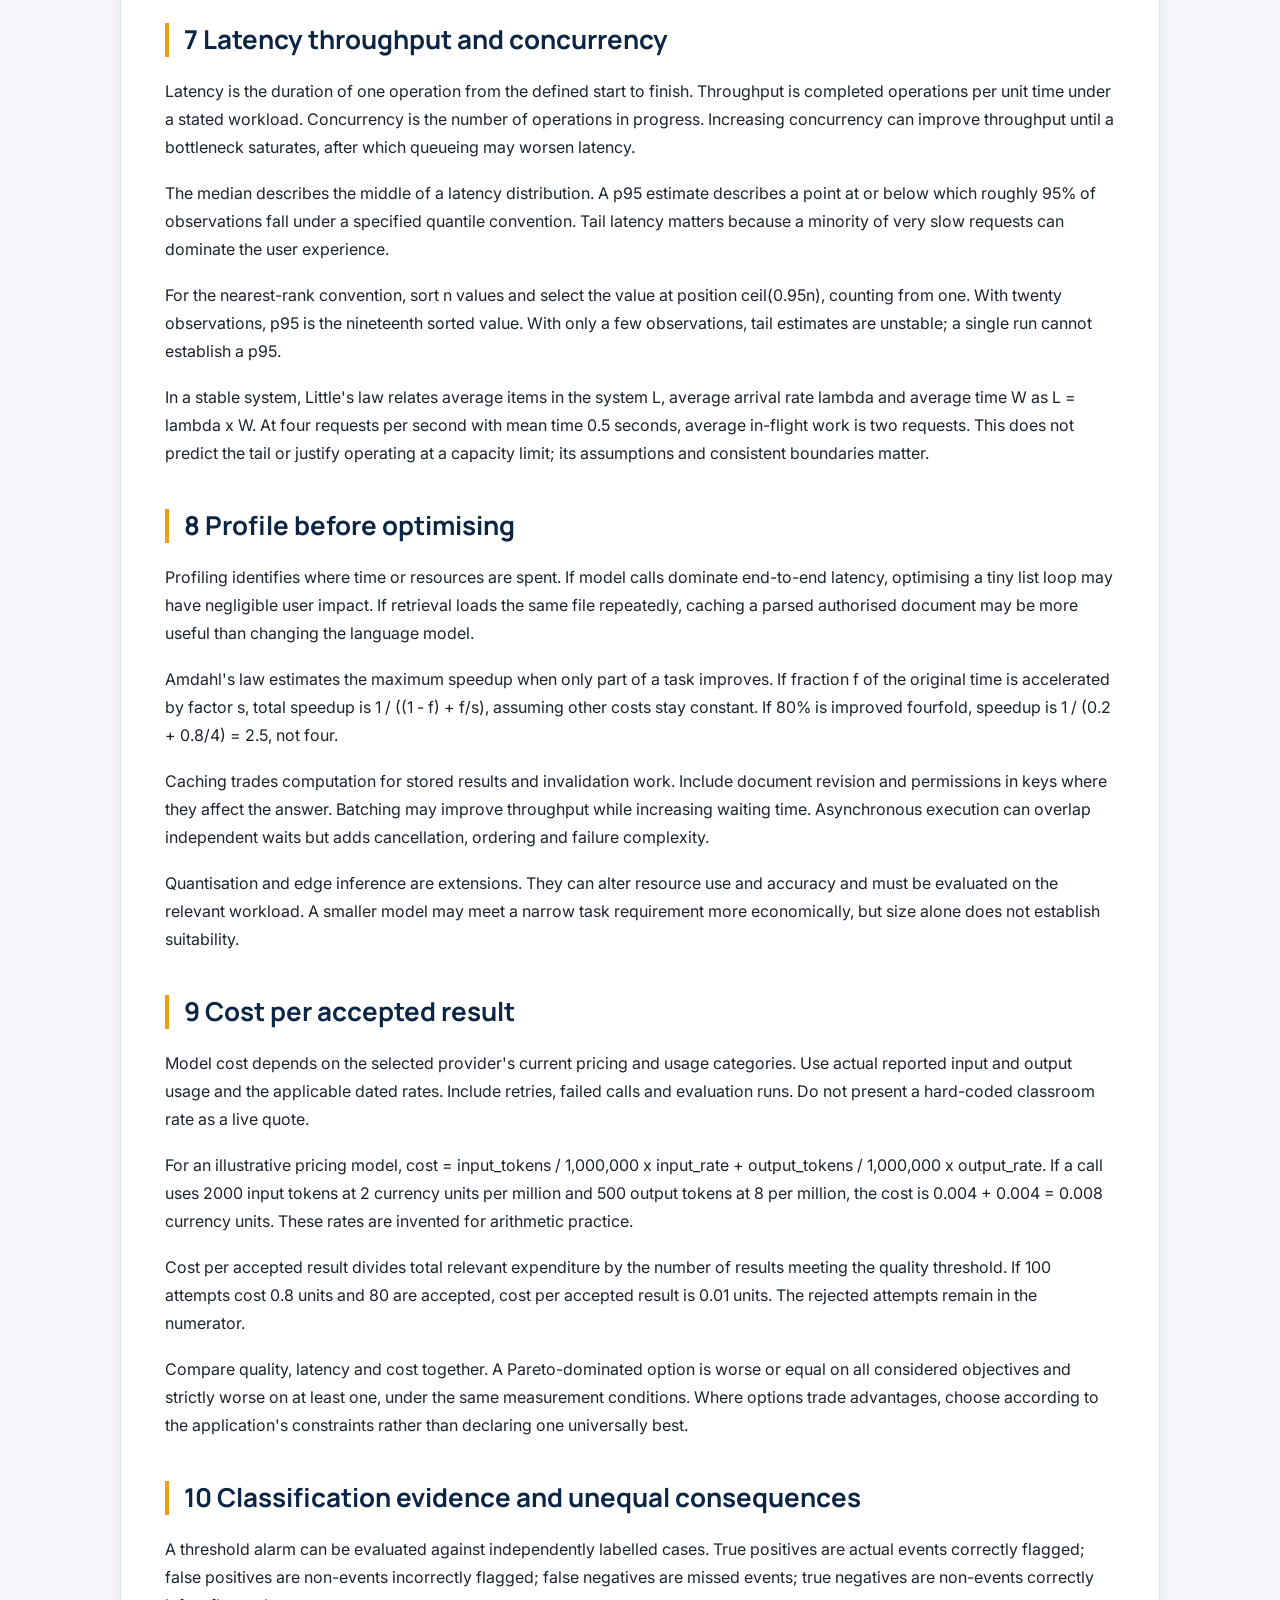
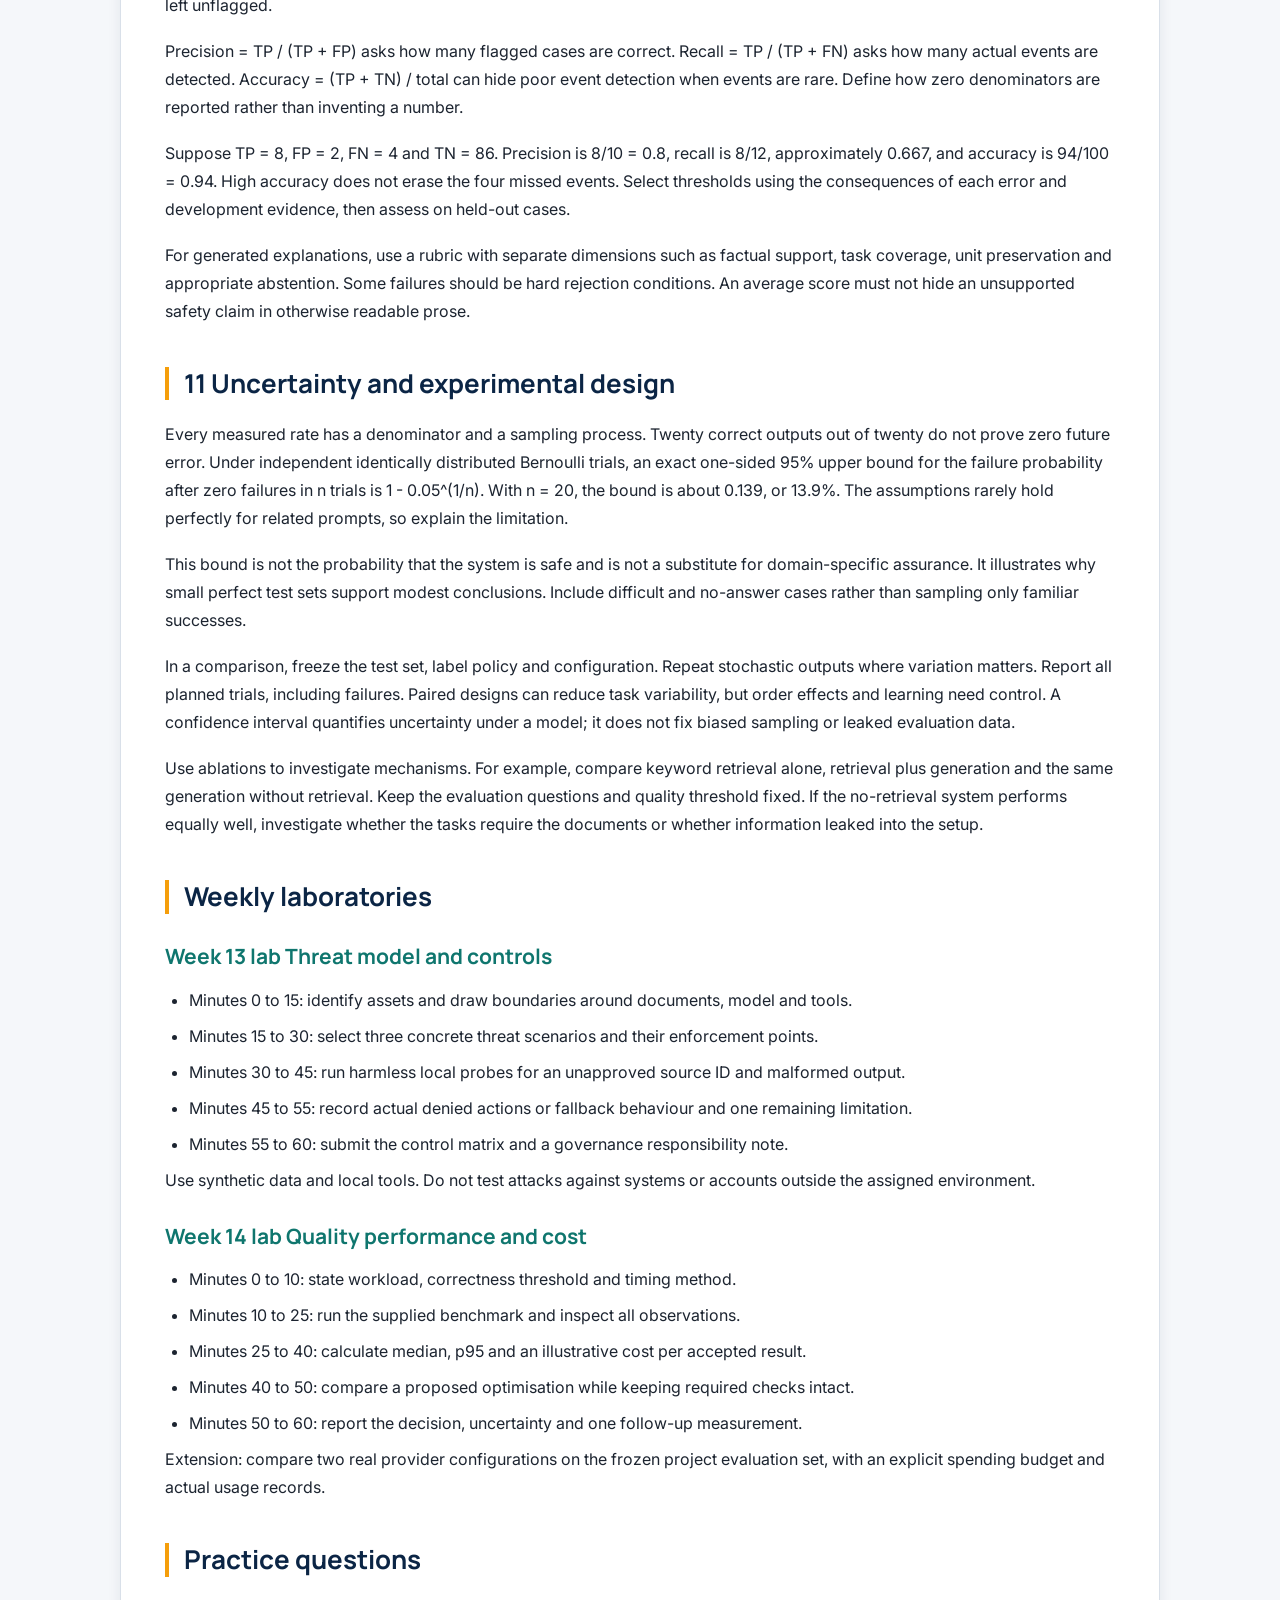
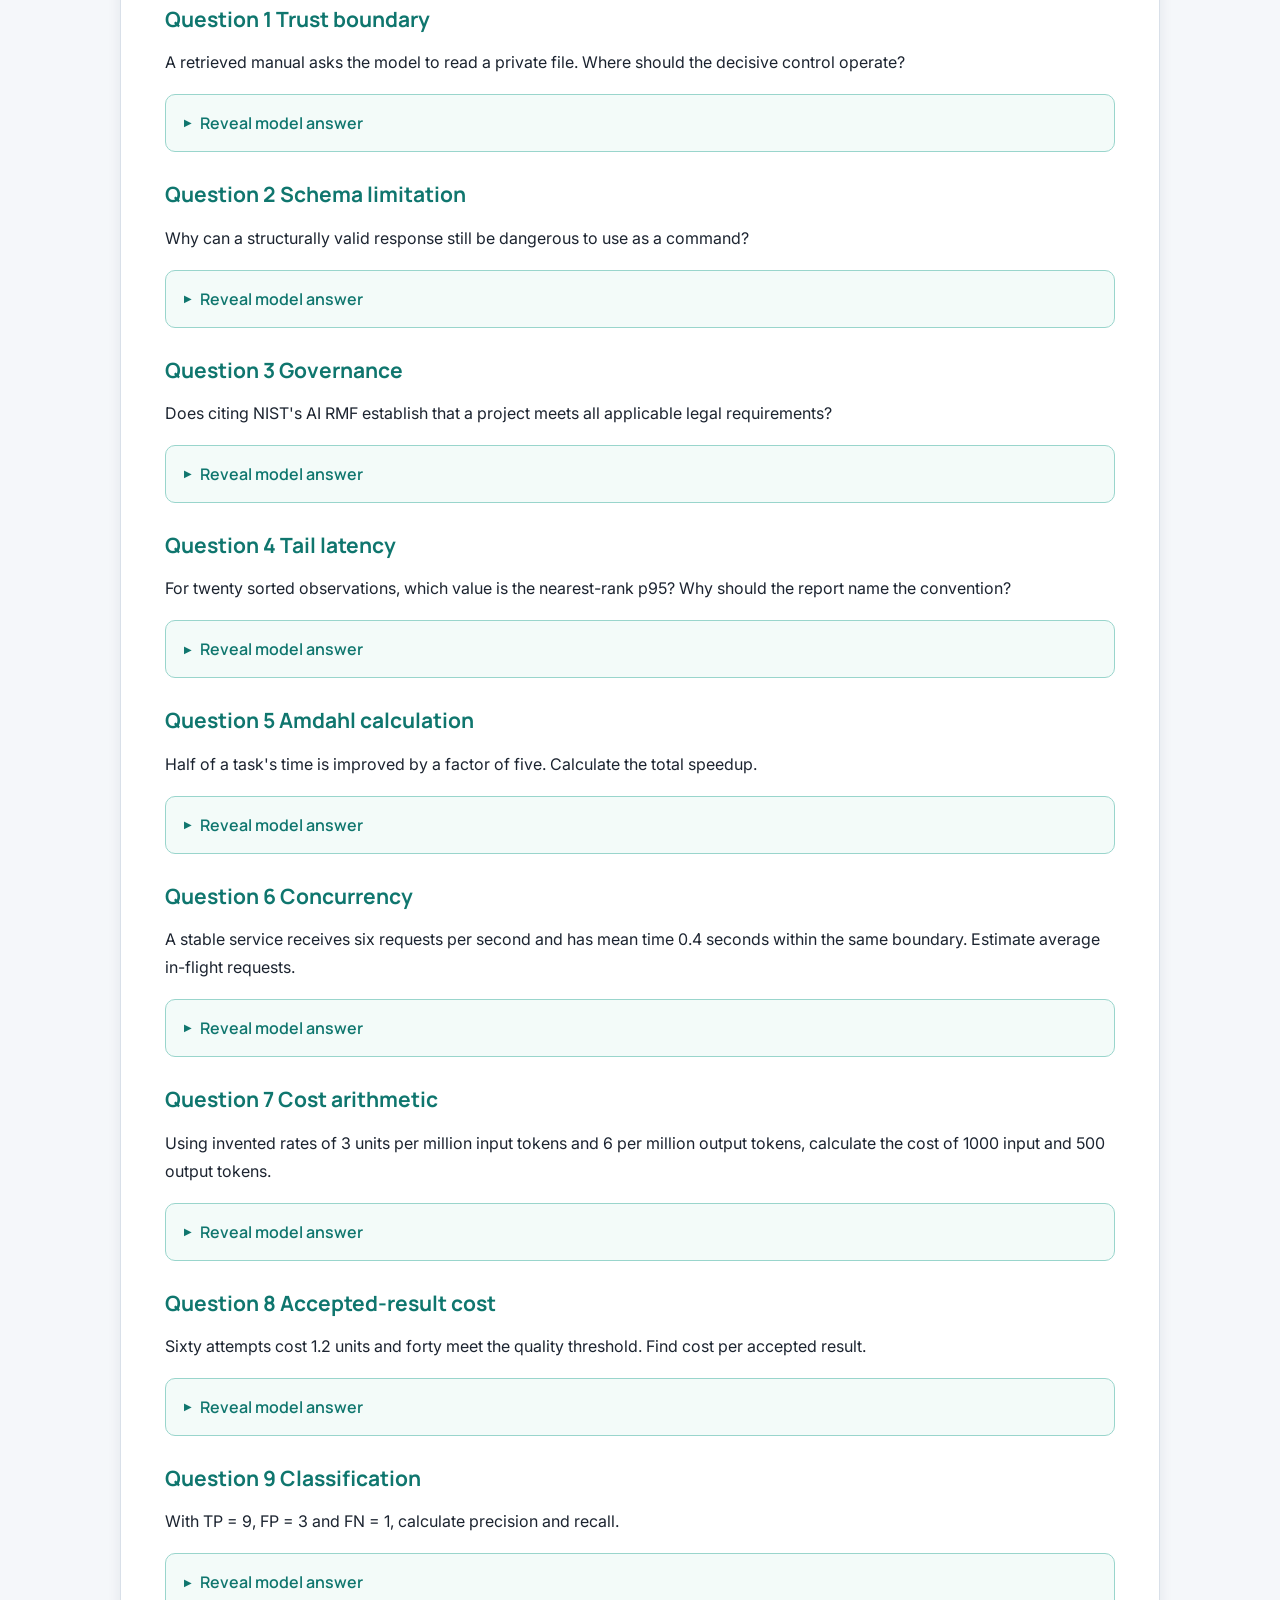
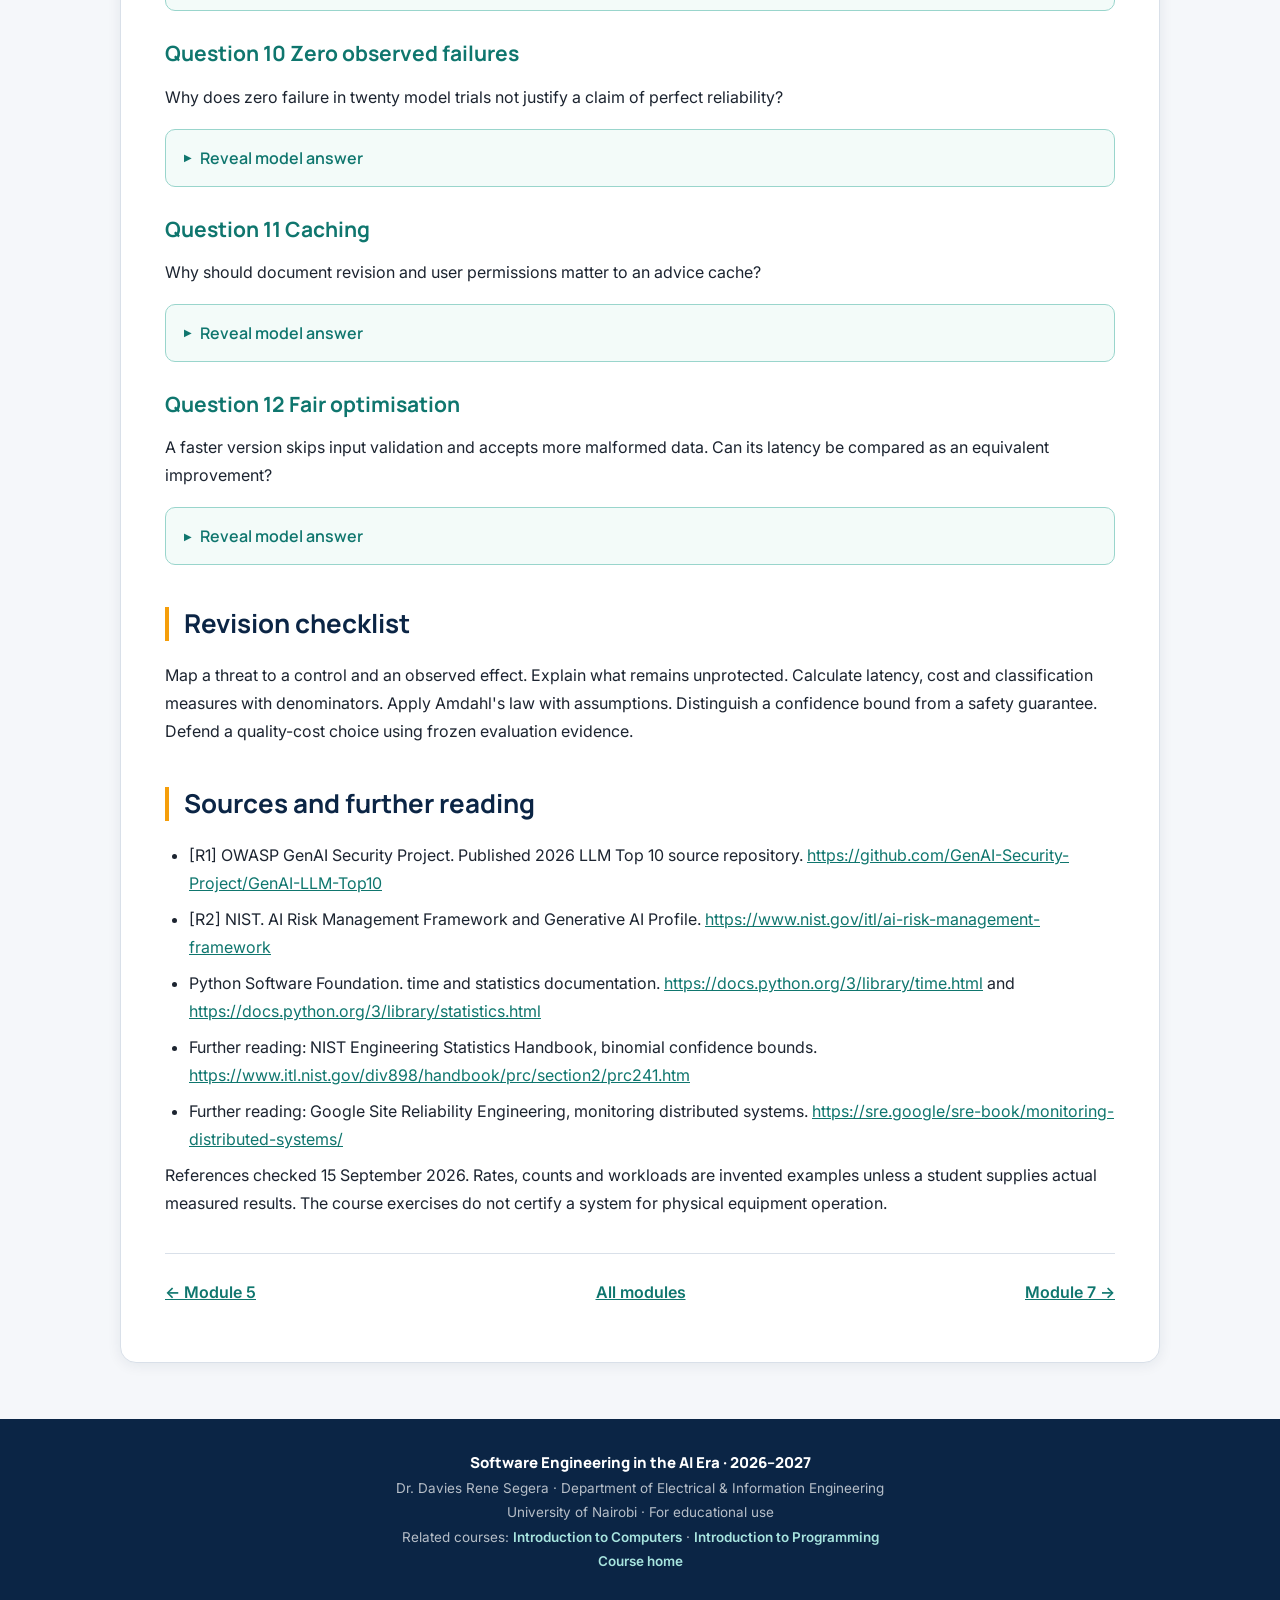
<file: module-6.html>
<!doctype html><html lang="en"><head><meta charset="utf-8"><meta name="viewport" content="width=device-width, initial-scale=1"><meta name="theme-color" content="#0b2545"><meta name="description" content="Threat-model an AI application, test its trust boundaries and measure performance. Interpret latency, cost, uncertainty and comparative results."><title>Module 6 · Security, Performance and Empirical Evidence · University of Nairobi</title><link rel="preconnect" href="https://fonts.googleapis.com"><link rel="preconnect" href="https://fonts.gstatic.com" crossorigin><link href="https://fonts.googleapis.com/css2?family=Manrope:wght@600;700;800&amp;family=Inter:wght@400;500;600;700&amp;family=JetBrains+Mono:wght@400;600;700&amp;display=swap" rel="stylesheet"><link rel="icon" href="assets/favicon.svg" type="image/svg+xml"><link rel="stylesheet" href="assets/course.css"><script src="assets/course.js" defer></script></head><body><a class="skip-link" href="#main">Skip to content</a><nav class="site-nav" aria-label="Course navigation"><a class="brand" href="index.html">Software Engineering · AI Era</a><a href="index.html#modules">Modules</a><a href="index.html#documents">Course documents</a><a href="examples/index.html">Python examples</a><a href="index.html#ai-policy">AI policy</a></nav><header class="home"><span class="badge">Module 06 · Weeks 13–14</span><h1>Security, Performance and Empirical Evidence</h1><p class="sub">First-year master's · Electrical &amp; Information Engineering · 2026–2027</p></header><main id="main" class="reading"><nav class="module-menu" aria-label="Module navigation"><a href="module-1.html">Module 1</a><a href="module-2.html">Module 2</a><a href="module-3.html">Module 3</a><a href="module-4.html">Module 4</a><a href="module-5.html">Module 5</a><a href="module-6.html" aria-current="page">Module 6</a><a href="module-7.html">Module 7</a></nav><div class="toolbar"><button id="show-answers" type="button">Show all answers</button><button id="hide-answers" type="button">Hide all answers</button><button id="print-notes" type="button">Print notes</button><a class="download" href="pdf/Module_06.pdf">Download PDF</a><a class="download" href="source/Module_06.md">Editable source</a><a class="download" href="examples/index.html">Python examples</a></div>
<p class="reading-note">Notes and controls work offline. External readings require an internet connection. Answers start closed; open the answers you want before printing. The supplied PDF includes all model answers.</p>
<aside class="toc" aria-label="Contents"><h2>Contents</h2><ol><li><a href="#section-1">Overview and study route</a></li><li><a href="#section-2">Learning outcomes</a></li><li><a href="#section-3">1 Threat modelling</a></li><li><a href="#section-4">2 Current AI security concerns</a></li><li><a href="#section-5">3 Prompt injection and data boundaries</a></li><li><a href="#section-6">4 Output handling and excessive agency</a></li><li><a href="#section-8">5 Privacy supply chain and governance</a></li><li><a href="#section-9">6 Performance begins with measurement</a></li><li><a href="#section-10">7 Latency throughput and concurrency</a></li><li><a href="#section-11">8 Profile before optimising</a></li><li><a href="#section-12">9 Cost per accepted result</a></li><li><a href="#section-13">10 Classification evidence and unequal consequences</a></li><li><a href="#section-14">11 Uncertainty and experimental design</a></li><li><a href="#section-15">Weekly laboratories</a></li><li><a href="#section-18">Practice questions</a></li><li><a href="#section-31">Revision checklist</a></li><li><a href="#section-32">Sources and further reading</a></li></ol></aside>
<h2 id="section-1">Overview and study route</h2><p>Software Engineering in the Era of AI | Master&#x27;s year one | Electrical and Information Engineering | Weeks 13 and 14 | 2026 to 2027</p><p>An AI-enabled service can be fast, fluent and wrong. It can also be numerically correct while exposing data or permitting an unauthorised action. This module treats security, performance and evaluation as related engineering responsibilities with separate evidence requirements.</p><p>Week 13 develops a threat model and governance decisions for the simulated advice service. Week 14 measures latency, cost and quality and interprets uncertainty. The master&#x27;s-level task is to defend a decision under incomplete evidence, stating what was measured, what remains uncertain and which controls address the relevant failures.</p><h2 id="section-2">Learning outcomes</h2><ul><li>Identify assets, actors, trust boundaries and plausible failure paths.</li><li>Explain prompt injection, excessive agency and improper output handling in a bounded application.</li><li>Map a risk to an enforced control and a verification case.</li><li>Distinguish governance guidance from legal or certification claims.</li><li>Measure latency and cost with explicit definitions and denominators.</li><li>Apply profiling, Amdahl&#x27;s law and simple concurrency reasoning.</li><li>Interpret classification results, sample uncertainty and comparative experiments.</li></ul><p>The module supports LO3, LO4, LO5, LO6 and LO7.</p><h2 id="section-3">1 Threat modelling</h2><p>A threat model describes what needs protection, who or what could affect it, how information and authority move, and what could go wrong. Start with assets: telemetry integrity, approved manuals, credentials, evaluation records, compute budget and users&#x27; confidence in the report. Identify actors such as a legitimate student, an unauthorised user, a compromised dependency and an external content source.</p><p>Draw trust boundaries around the user input, document store, model provider and tool executor. A text passage crossing from a manual into model context should not gain the authority of an application instruction. A model response crossing into a database query or report should be validated for its destination.</p><p>Threats are scenarios, not only labels. Example: a malicious passage in an imported manual instructs the model to request a file outside the authorised document set. The asset is restricted information; the path is retrieved text influencing a tool request; the control is an enforced allowlist and authorisation check at the tool boundary. A prompt warning can supplement this control but cannot replace it.</p><h2 id="section-4">2 Current AI security concerns</h2><p>The published OWASP 2026 LLM Top 10 identifies prompt injection, sensitive information disclosure, excessive agency, supply chain risks, poisoning, unbounded consumption, misinformation, hidden context exposure, vector and embedding weaknesses, and improper output handling. [R1] Use these categories to prompt analysis, not as a complete threat model or a guarantee that every application faces equal risk.</p><p>For the course service, several paths deserve concrete attention: untrusted manual content influencing the model; an advice response being treated as a command; an unknown dependency entering a build; unrestricted retry loops spending resources; and old or unauthorised passages appearing in retrieval results. The controls must be placed where ordinary application code can enforce them.</p><h2 id="section-5">3 Prompt injection and data boundaries</h2><p>Prompt injection occurs when attacker-controlled content attempts to redirect a model&#x27;s behaviour. Direct injection is supplied as an interaction request; indirect injection can be embedded in retrieved documents, web pages, code comments or tool results. The model sees text from different sources, and natural-language boundaries alone are imperfect security boundaries.</p><p>Use layered controls. Keep tool privileges narrow. Validate arguments and authorised resources outside the model. Separate secret storage from model-visible context. Limit network destinations and filesystem access where appropriate. Review consequential actions before execution according to the application policy. Test realistic failure cases in a disposable environment.</p><p>The classroom probe is harmless text inside an invented manual asking for an unauthorised document. The expected result is that the tool boundary denies the request. This demonstrates an enforcement property even if the model repeats the instruction. Do not grade only whether the model&#x27;s wording appears obedient; inspect the actual permitted effects.</p><p>Filtering one phrase such as &quot;ignore previous instructions&quot; cannot establish resistance to all injections. Attack text can be phrased differently, encoded or distributed across context. The defence claim should be limited to the tested scenarios and the enforced privileges.</p><h2 id="section-6">4 Output handling and excessive agency</h2><p>Treat model output as untrusted input to the next component. Do not pass an explanation directly to eval, a shell command or an SQL string. Use a fixed set of named operations with typed, validated arguments. The application selects whether the operation is permitted for the current user and task.</p><p>Excessive agency means that the system can take actions beyond what its purpose requires. An advice reader needs access to approved passages; it does not need permission to alter equipment settings or delete files. Reducing available actions narrows the consequence of a mistaken or manipulated request.</p><p>The numerical path in this course remains deterministic. Model-generated advice is explanatory and must not override thresholds, units or validated calculations. A system intended for real equipment control would require a separate safety engineering process and evidence beyond this classroom prototype.</p><h3 id="section-7">Control matrix</h3><div class="table-wrap"><table><thead><tr><th scope="col">Scenario</th><th scope="col">Enforced control</th><th scope="col">Verification evidence</th></tr></thead><tbody><tr><td>Request for unapproved document</td><td>Authorisation check on document ID</td><td>Denied call and unchanged data</td></tr><tr><td>Model returns executable text</td><td>Treat response as data; no evaluation of code</td><td>Text is displayed or rejected, never executed</td></tr><tr><td>Repeated provider failure</td><td>Retry limit and total deadline</td><td>Bounded calls and fallback result</td></tr><tr><td>Unsupported source citation</td><td>Check returned IDs against retrieved authorised set</td><td>Invalid response rejected</td></tr><tr><td>Dependency name suggested by AI</td><td>Verify official identity and necessity</td><td>Reviewed dependency record</td></tr></tbody></table></div><p>These controls address specific paths. A source-ID check, for example, does not prove that the cited passage supports the statement.</p><h2 id="section-8">5 Privacy supply chain and governance</h2><p>Data minimisation means collecting and exposing only the data required for the task. A maintenance explanation may need an anonymised fault code and approved manual passage, not a student&#x27;s identity or a complete device log. Consider retention, access and deletion for prompts, traces and evaluation records.</p><p>Supply chain review covers code, packages, model services, datasets and documents. Verify the identity and source of a component before including it. Check licences and institutional terms for intended use rather than assuming generated material is unrestricted. Record these decisions and consult the responsible institutional authority for unresolved legal or contractual questions.</p><p>NIST&#x27;s AI Risk Management Framework provides Govern, Map, Measure and Manage as organising functions; its Generative AI Profile addresses additional generative-AI concerns. [R2] In this course, use them to allocate responsibility, define context, collect evidence and decide controls. They are guidance references, not a declaration that the project is legally compliant or certified.</p><p>Ethical evaluation includes who benefits, who bears errors and whether affected users understand the system&#x27;s limitations. For a maintenance assistant, test ambiguous queries and unfamiliar device models rather than only the easiest known examples. A system should express unsupported conclusions as unavailable, not conceal uncertainty behind fluent language.</p><h2 id="section-9">6 Performance begins with measurement</h2><p>Define the workload, environment, configuration and metric before optimising. Record input size, hardware, interpreter, cache state, concurrency, provider configuration and repetition count. Use a monotonic high-resolution clock for elapsed durations. Separate setup cost from the operation being measured unless setup is part of the user-facing task.</p><p>A benchmark should measure accepted useful work. If an optimisation skips validation or returns an empty answer, its shorter time is not a fair comparison. Run correctness checks before and after the change and retain the same workload.</p><p>The supplied benchmark_demo.py repeats a deterministic calculation and reports a median and nearest-rank p95. Its times depend on the local machine. It makes no claim about network latency or model performance. Do not copy illustrative timings into a project as if they were observed.</p><h2 id="section-10">7 Latency throughput and concurrency</h2><p>Latency is the duration of one operation from the defined start to finish. Throughput is completed operations per unit time under a stated workload. Concurrency is the number of operations in progress. Increasing concurrency can improve throughput until a bottleneck saturates, after which queueing may worsen latency.</p><p>The median describes the middle of a latency distribution. A p95 estimate describes a point at or below which roughly 95% of observations fall under a specified quantile convention. Tail latency matters because a minority of very slow requests can dominate the user experience.</p><p>For the nearest-rank convention, sort n values and select the value at position ceil(0.95n), counting from one. With twenty observations, p95 is the nineteenth sorted value. With only a few observations, tail estimates are unstable; a single run cannot establish a p95.</p><p>In a stable system, Little&#x27;s law relates average items in the system L, average arrival rate lambda and average time W as L = lambda x W. At four requests per second with mean time 0.5 seconds, average in-flight work is two requests. This does not predict the tail or justify operating at a capacity limit; its assumptions and consistent boundaries matter.</p><h2 id="section-11">8 Profile before optimising</h2><p>Profiling identifies where time or resources are spent. If model calls dominate end-to-end latency, optimising a tiny list loop may have negligible user impact. If retrieval loads the same file repeatedly, caching a parsed authorised document may be more useful than changing the language model.</p><p>Amdahl&#x27;s law estimates the maximum speedup when only part of a task improves. If fraction f of the original time is accelerated by factor s, total speedup is 1 / ((1 - f) + f/s), assuming other costs stay constant. If 80% is improved fourfold, speedup is 1 / (0.2 + 0.8/4) = 2.5, not four.</p><p>Caching trades computation for stored results and invalidation work. Include document revision and permissions in keys where they affect the answer. Batching may improve throughput while increasing waiting time. Asynchronous execution can overlap independent waits but adds cancellation, ordering and failure complexity.</p><p>Quantisation and edge inference are extensions. They can alter resource use and accuracy and must be evaluated on the relevant workload. A smaller model may meet a narrow task requirement more economically, but size alone does not establish suitability.</p><h2 id="section-12">9 Cost per accepted result</h2><p>Model cost depends on the selected provider&#x27;s current pricing and usage categories. Use actual reported input and output usage and the applicable dated rates. Include retries, failed calls and evaluation runs. Do not present a hard-coded classroom rate as a live quote.</p><p>For an illustrative pricing model, cost = input_tokens / 1,000,000 x input_rate + output_tokens / 1,000,000 x output_rate. If a call uses 2000 input tokens at 2 currency units per million and 500 output tokens at 8 per million, the cost is 0.004 + 0.004 = 0.008 currency units. These rates are invented for arithmetic practice.</p><p>Cost per accepted result divides total relevant expenditure by the number of results meeting the quality threshold. If 100 attempts cost 0.8 units and 80 are accepted, cost per accepted result is 0.01 units. The rejected attempts remain in the numerator.</p><p>Compare quality, latency and cost together. A Pareto-dominated option is worse or equal on all considered objectives and strictly worse on at least one, under the same measurement conditions. Where options trade advantages, choose according to the application&#x27;s constraints rather than declaring one universally best.</p><h2 id="section-13">10 Classification evidence and unequal consequences</h2><p>A threshold alarm can be evaluated against independently labelled cases. True positives are actual events correctly flagged; false positives are non-events incorrectly flagged; false negatives are missed events; true negatives are non-events correctly left unflagged.</p><p>Precision = TP / (TP + FP) asks how many flagged cases are correct. Recall = TP / (TP + FN) asks how many actual events are detected. Accuracy = (TP + TN) / total can hide poor event detection when events are rare. Define how zero denominators are reported rather than inventing a number.</p><p>Suppose TP = 8, FP = 2, FN = 4 and TN = 86. Precision is 8/10 = 0.8, recall is 8/12, approximately 0.667, and accuracy is 94/100 = 0.94. High accuracy does not erase the four missed events. Select thresholds using the consequences of each error and development evidence, then assess on held-out cases.</p><p>For generated explanations, use a rubric with separate dimensions such as factual support, task coverage, unit preservation and appropriate abstention. Some failures should be hard rejection conditions. An average score must not hide an unsupported safety claim in otherwise readable prose.</p><h2 id="section-14">11 Uncertainty and experimental design</h2><p>Every measured rate has a denominator and a sampling process. Twenty correct outputs out of twenty do not prove zero future error. Under independent identically distributed Bernoulli trials, an exact one-sided 95% upper bound for the failure probability after zero failures in n trials is 1 - 0.05^(1/n). With n = 20, the bound is about 0.139, or 13.9%. The assumptions rarely hold perfectly for related prompts, so explain the limitation.</p><p>This bound is not the probability that the system is safe and is not a substitute for domain-specific assurance. It illustrates why small perfect test sets support modest conclusions. Include difficult and no-answer cases rather than sampling only familiar successes.</p><p>In a comparison, freeze the test set, label policy and configuration. Repeat stochastic outputs where variation matters. Report all planned trials, including failures. Paired designs can reduce task variability, but order effects and learning need control. A confidence interval quantifies uncertainty under a model; it does not fix biased sampling or leaked evaluation data.</p><p>Use ablations to investigate mechanisms. For example, compare keyword retrieval alone, retrieval plus generation and the same generation without retrieval. Keep the evaluation questions and quality threshold fixed. If the no-retrieval system performs equally well, investigate whether the tasks require the documents or whether information leaked into the setup.</p><h2 id="section-15">Weekly laboratories</h2><h3 id="section-16">Week 13 lab Threat model and controls</h3><ul><li>Minutes 0 to 15: identify assets and draw boundaries around documents, model and tools.</li><li>Minutes 15 to 30: select three concrete threat scenarios and their enforcement points.</li><li>Minutes 30 to 45: run harmless local probes for an unapproved source ID and malformed output.</li><li>Minutes 45 to 55: record actual denied actions or fallback behaviour and one remaining limitation.</li><li>Minutes 55 to 60: submit the control matrix and a governance responsibility note.</li></ul><p>Use synthetic data and local tools. Do not test attacks against systems or accounts outside the assigned environment.</p><h3 id="section-17">Week 14 lab Quality performance and cost</h3><ul><li>Minutes 0 to 10: state workload, correctness threshold and timing method.</li><li>Minutes 10 to 25: run the supplied benchmark and inspect all observations.</li><li>Minutes 25 to 40: calculate median, p95 and an illustrative cost per accepted result.</li><li>Minutes 40 to 50: compare a proposed optimisation while keeping required checks intact.</li><li>Minutes 50 to 60: report the decision, uncertainty and one follow-up measurement.</li></ul><p>Extension: compare two real provider configurations on the frozen project evaluation set, with an explicit spending budget and actual usage records.</p><h2 id="section-18">Practice questions</h2><h3 id="section-19">Question 1 Trust boundary</h3><p>A retrieved manual asks the model to read a private file. Where should the decisive control operate?</p><details class="practice-answer"><summary>Reveal model answer</summary><div class="answer"><p>At the file or tool access boundary in ordinary application code, using explicit authorisation and an allowed resource set. The manual is data. A prompt instruction alone cannot enforce filesystem permissions.</p></div></details><h3 id="section-20">Question 2 Schema limitation</h3><p>Why can a structurally valid response still be dangerous to use as a command?</p><details class="practice-answer"><summary>Reveal model answer</summary><div class="answer"><p>Valid syntax says nothing about authorisation or the safety and meaning of the requested action. Keep output as data unless it maps to an explicitly allowed operation with validated arguments and an appropriate permission decision.</p></div></details><h3 id="section-21">Question 3 Governance</h3><p>Does citing NIST&#x27;s AI RMF establish that a project meets all applicable legal requirements?</p><details class="practice-answer"><summary>Reveal model answer</summary><div class="answer"><p>No. It is a risk-management reference. Legal, contractual and institutional requirements depend on context and need separate determination. The project should state which practices were applied and what evidence supports them.</p></div></details><h3 id="section-22">Question 4 Tail latency</h3><p>For twenty sorted observations, which value is the nearest-rank p95? Why should the report name the convention?</p><details class="practice-answer"><summary>Reveal model answer</summary><div class="answer"><p>It is position ceil(0.95 x 20) = 19, counting from one. Different quantile conventions can interpolate differently, especially in small samples. Naming the method makes the number reproducible.</p></div></details><h3 id="section-23">Question 5 Amdahl calculation</h3><p>Half of a task&#x27;s time is improved by a factor of five. Calculate the total speedup.</p><details class="practice-answer"><summary>Reveal model answer</summary><div class="answer"><p>Speedup is 1 / (0.5 + 0.5/5) = 1/0.6, approximately 1.667. The unchanged half limits the gain, assuming other costs remain fixed.</p></div></details><h3 id="section-24">Question 6 Concurrency</h3><p>A stable service receives six requests per second and has mean time 0.4 seconds within the same boundary. Estimate average in-flight requests.</p><details class="practice-answer"><summary>Reveal model answer</summary><div class="answer"><p>Little&#x27;s law gives L = 6 x 0.4 = 2.4 requests on average. This is not a required integer at every moment and does not describe p95 latency or maximum capacity.</p></div></details><h3 id="section-25">Question 7 Cost arithmetic</h3><p>Using invented rates of 3 units per million input tokens and 6 per million output tokens, calculate the cost of 1000 input and 500 output tokens.</p><details class="practice-answer"><summary>Reveal model answer</summary><div class="answer"><p>Input cost is 0.003 and output cost is 0.003, totalling 0.006 units. These are illustrative rates, not current provider prices.</p></div></details><h3 id="section-26">Question 8 Accepted-result cost</h3><p>Sixty attempts cost 1.2 units and forty meet the quality threshold. Find cost per accepted result.</p><details class="practice-answer"><summary>Reveal model answer</summary><div class="answer"><p>1.2 / 40 = 0.03 units. Failed attempts remain part of total cost. Also report acceptance rate 40/60, approximately 66.7%, and the threshold used.</p></div></details><h3 id="section-27">Question 9 Classification</h3><p>With TP = 9, FP = 3 and FN = 1, calculate precision and recall.</p><details class="practice-answer"><summary>Reveal model answer</summary><div class="answer"><p>Precision is 9/12 = 0.75. Recall is 9/10 = 0.9. Accuracy cannot be calculated without TN or the total number of cases.</p></div></details><h3 id="section-28">Question 10 Zero observed failures</h3><p>Why does zero failure in twenty model trials not justify a claim of perfect reliability?</p><details class="practice-answer"><summary>Reveal model answer</summary><div class="answer"><p>The sample is small and may not represent future cases. Even under independent identical Bernoulli assumptions, the one-sided 95% upper failure bound is about 13.9%. Correlated tasks or selection bias further limit generalisation.</p></div></details><h3 id="section-29">Question 11 Caching</h3><p>Why should document revision and user permissions matter to an advice cache?</p><details class="practice-answer"><summary>Reveal model answer</summary><div class="answer"><p>The same query can require a different answer after a document update or for a user with different access. Ignoring those factors can return stale or unauthorised content. Include relevant factors in the key and define invalidation.</p></div></details><h3 id="section-30">Question 12 Fair optimisation</h3><p>A faster version skips input validation and accepts more malformed data. Can its latency be compared as an equivalent improvement?</p><details class="practice-answer"><summary>Reveal model answer</summary><div class="answer"><p>No. It changes the required behaviour and quality threshold. Restore equivalent validation or explicitly analyse the changed contract; speed alone does not establish a better implementation.</p></div></details><h2 id="section-31">Revision checklist</h2><p>Map a threat to a control and an observed effect. Explain what remains unprotected. Calculate latency, cost and classification measures with denominators. Apply Amdahl&#x27;s law with assumptions. Distinguish a confidence bound from a safety guarantee. Defend a quality-cost choice using frozen evaluation evidence.</p><h2 id="section-32">Sources and further reading</h2><ul><li>[R1] OWASP GenAI Security Project. Published 2026 LLM Top 10 source repository. <a href="https://github.com/GenAI-Security-Project/GenAI-LLM-Top10">https://github.com/GenAI-Security-Project/GenAI-LLM-Top10</a></li><li>[R2] NIST. AI Risk Management Framework and Generative AI Profile. <a href="https://www.nist.gov/itl/ai-risk-management-framework">https://www.nist.gov/itl/ai-risk-management-framework</a></li><li>Python Software Foundation. time and statistics documentation. <a href="https://docs.python.org/3/library/time.html">https://docs.python.org/3/library/time.html</a> and <a href="https://docs.python.org/3/library/statistics.html">https://docs.python.org/3/library/statistics.html</a></li><li>Further reading: NIST Engineering Statistics Handbook, binomial confidence bounds. <a href="https://www.itl.nist.gov/div898/handbook/prc/section2/prc241.htm">https://www.itl.nist.gov/div898/handbook/prc/section2/prc241.htm</a></li><li>Further reading: Google Site Reliability Engineering, monitoring distributed systems. <a href="https://sre.google/sre-book/monitoring-distributed-systems/">https://sre.google/sre-book/monitoring-distributed-systems/</a></li></ul><p>References checked 15 September 2026. Rates, counts and workloads are invented examples unless a student supplies actual measured results. The course exercises do not certify a system for physical equipment operation.</p><nav class="course-pager" aria-label="Previous and next module"><a href="module-5.html">← Module 5</a><a href="index.html#modules">All modules</a><a href="module-7.html">Module 7 →</a></nav></main><footer class="home"><p class="course">Software Engineering in the AI Era · 2026–2027</p><p>Dr. Davies Rene Segera · Department of Electrical &amp; Information Engineering<br>University of Nairobi · For educational use</p><p class="related">Related courses: <a href="https://daviessegera.github.io/fee3131/">Introduction to Computers</a> · <a href="https://daviessegera.github.io/introduction-to-programming/">Introduction to Programming</a></p><p><a href="index.html">Course home</a></p></footer></body></html>
</file>
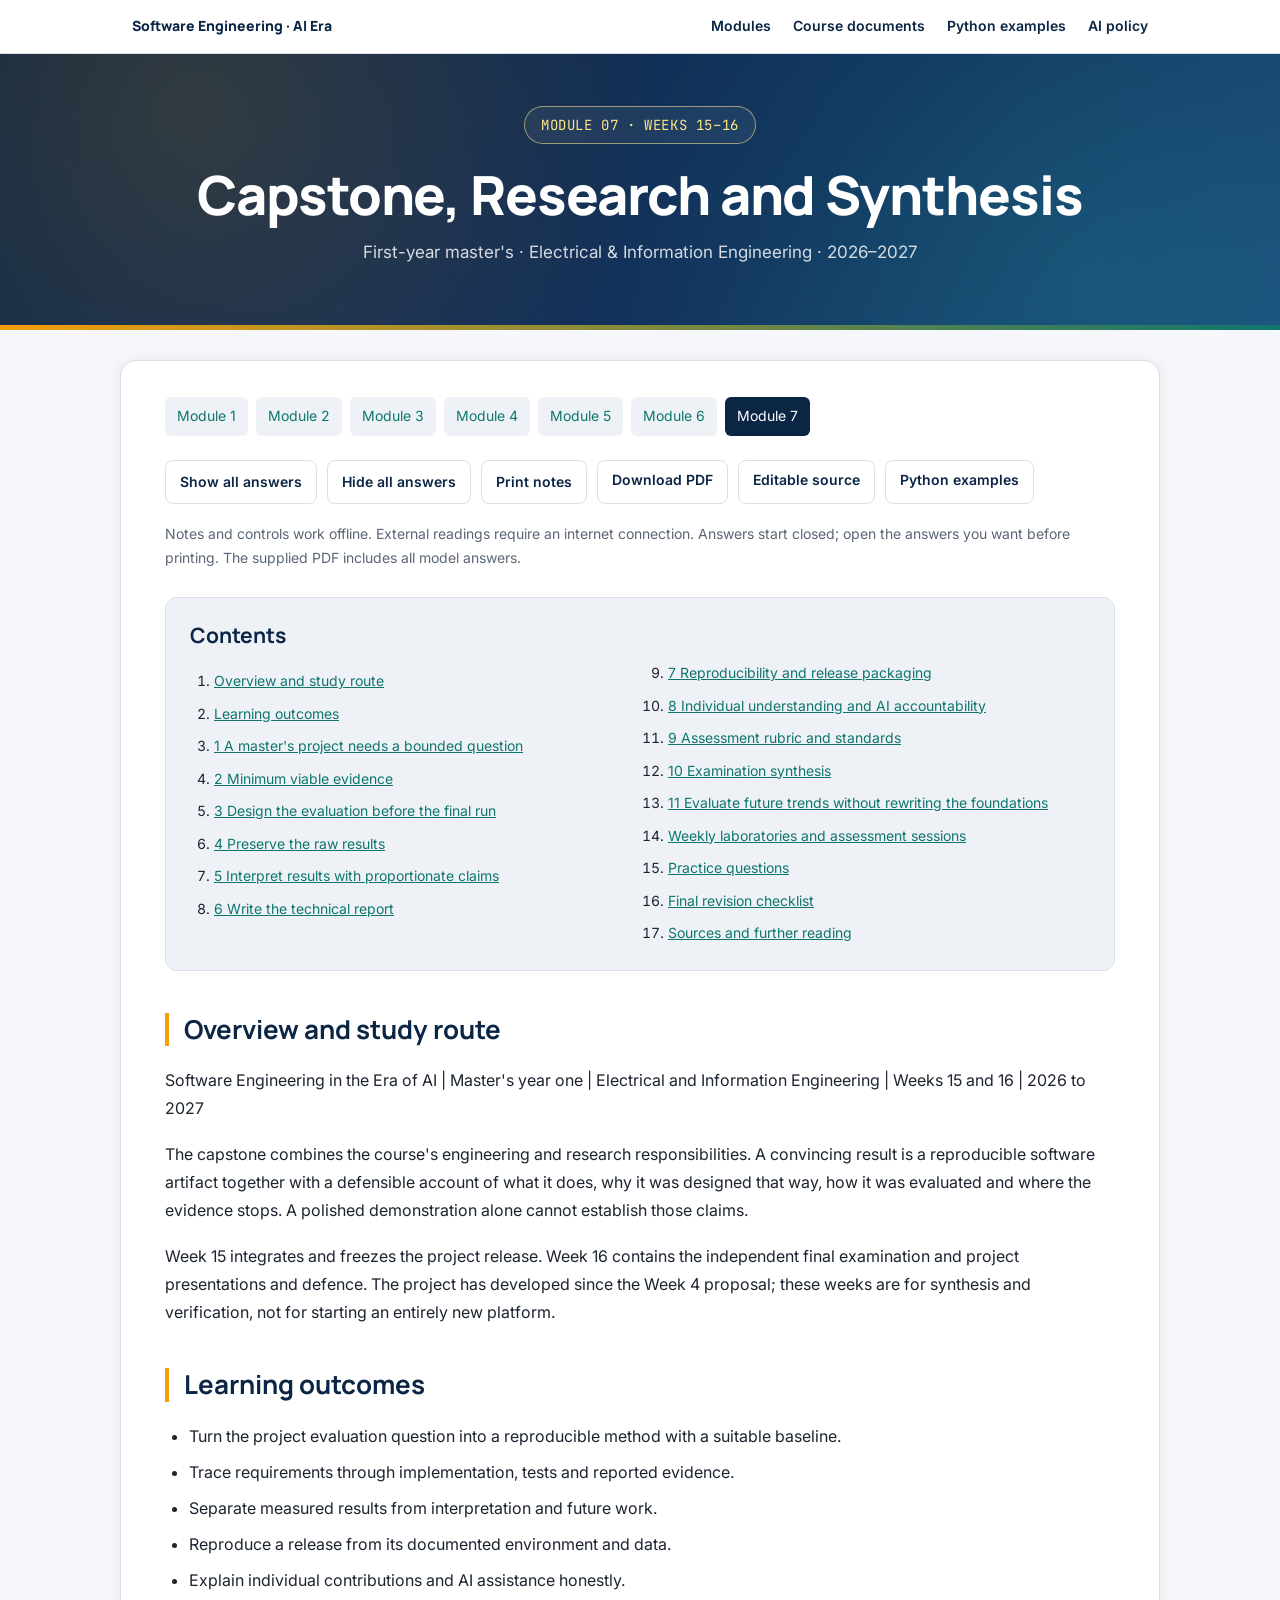
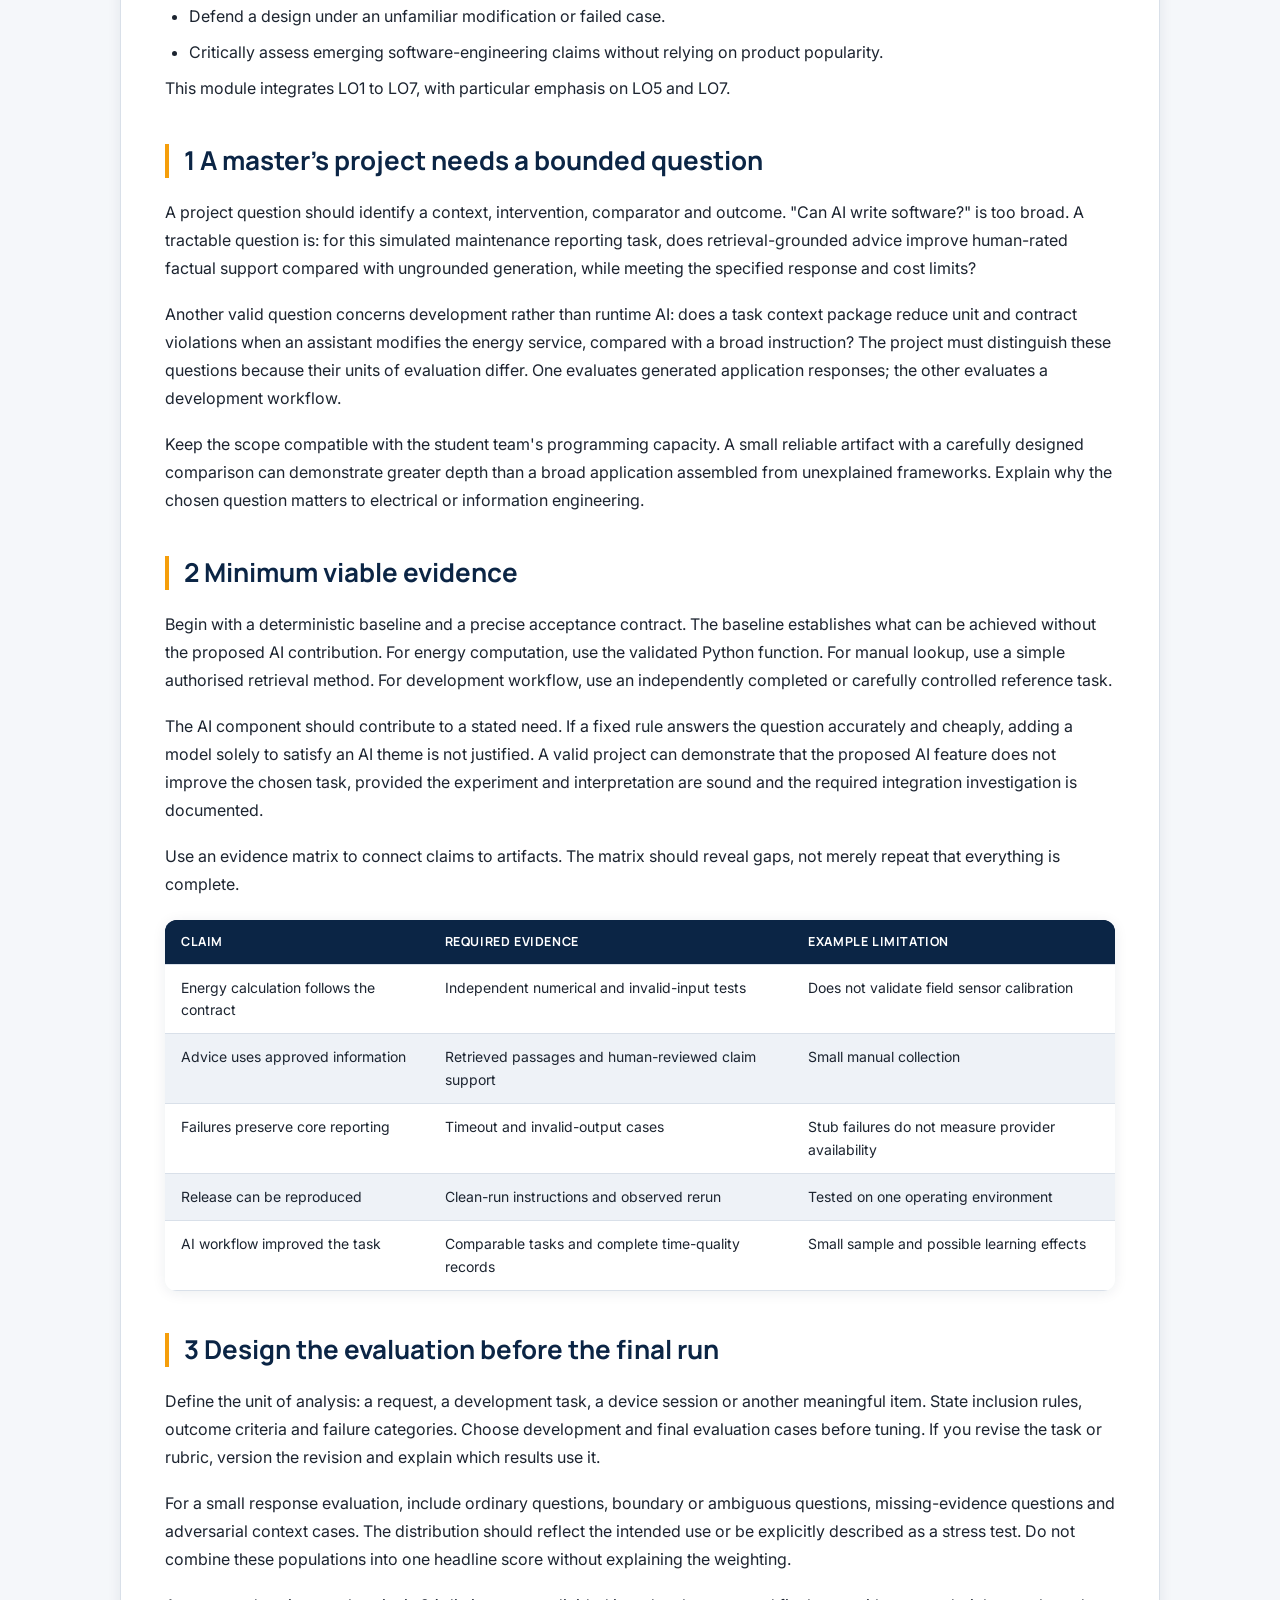
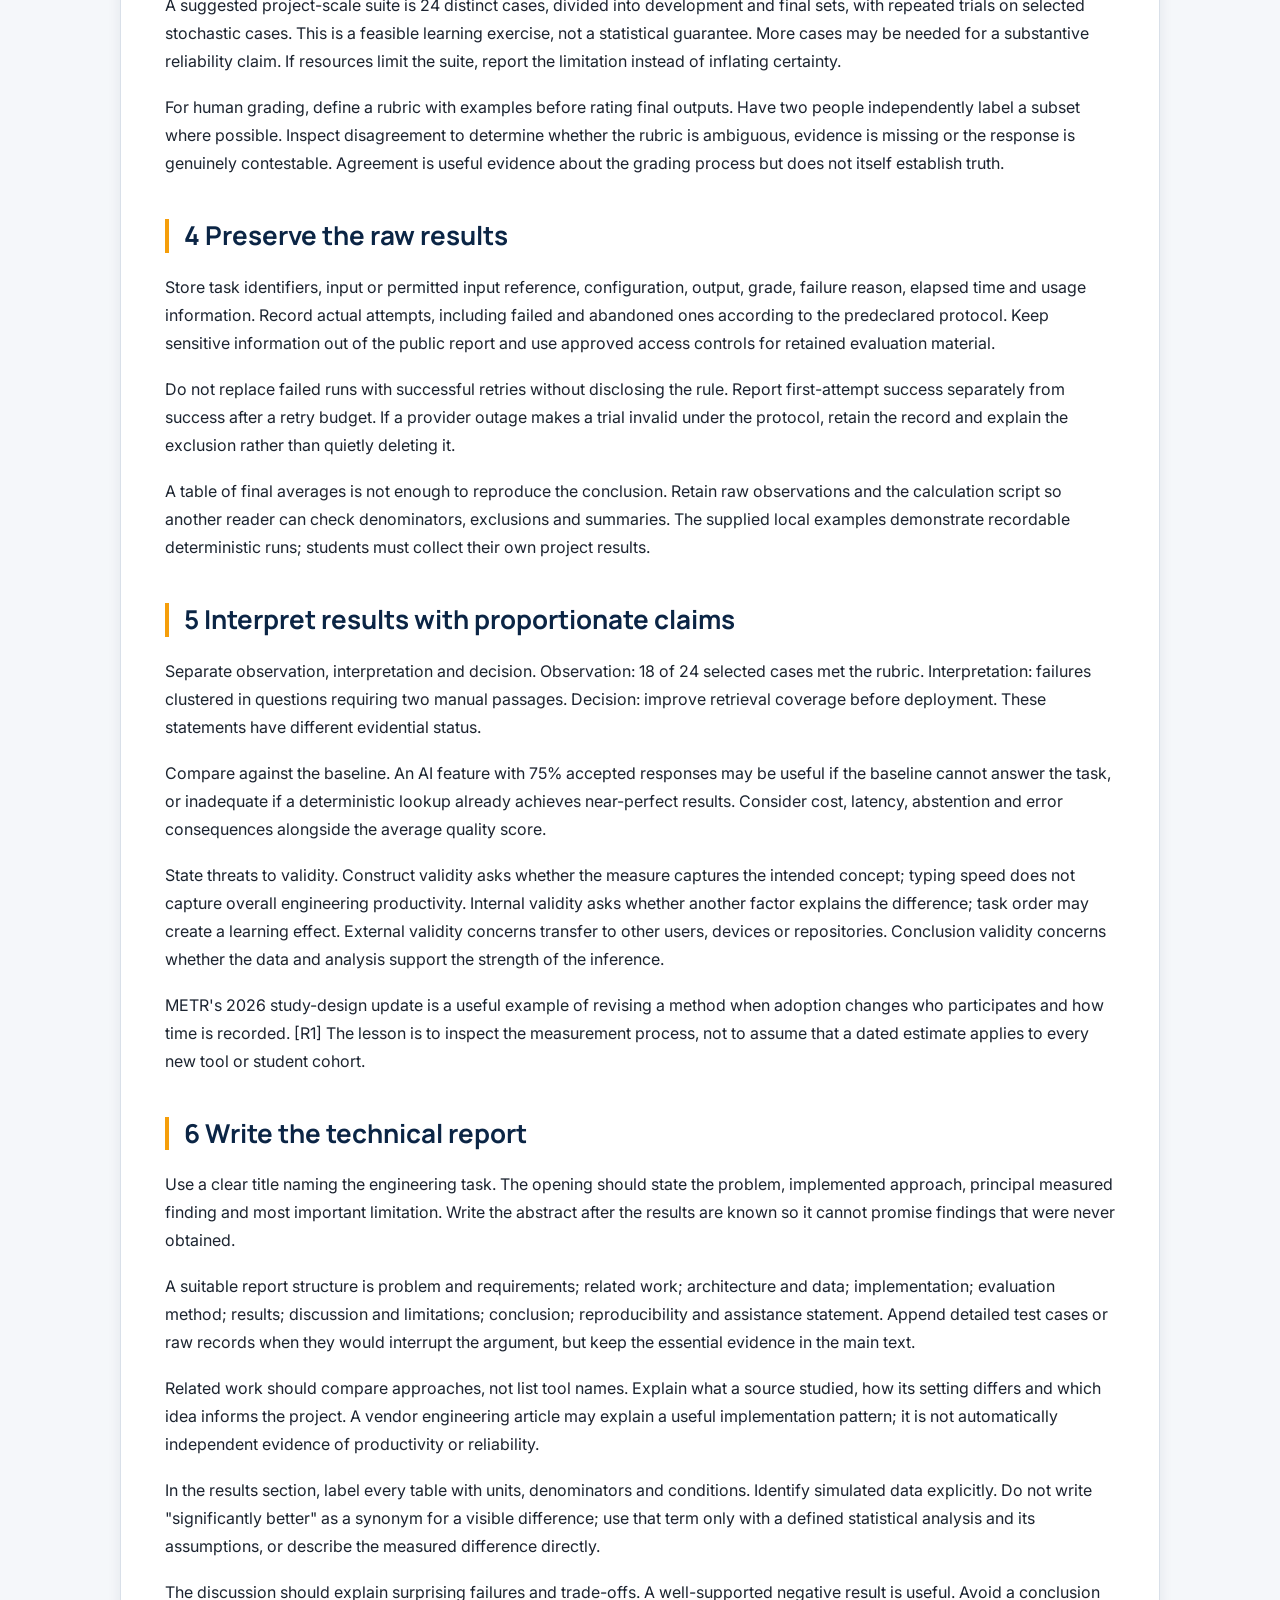
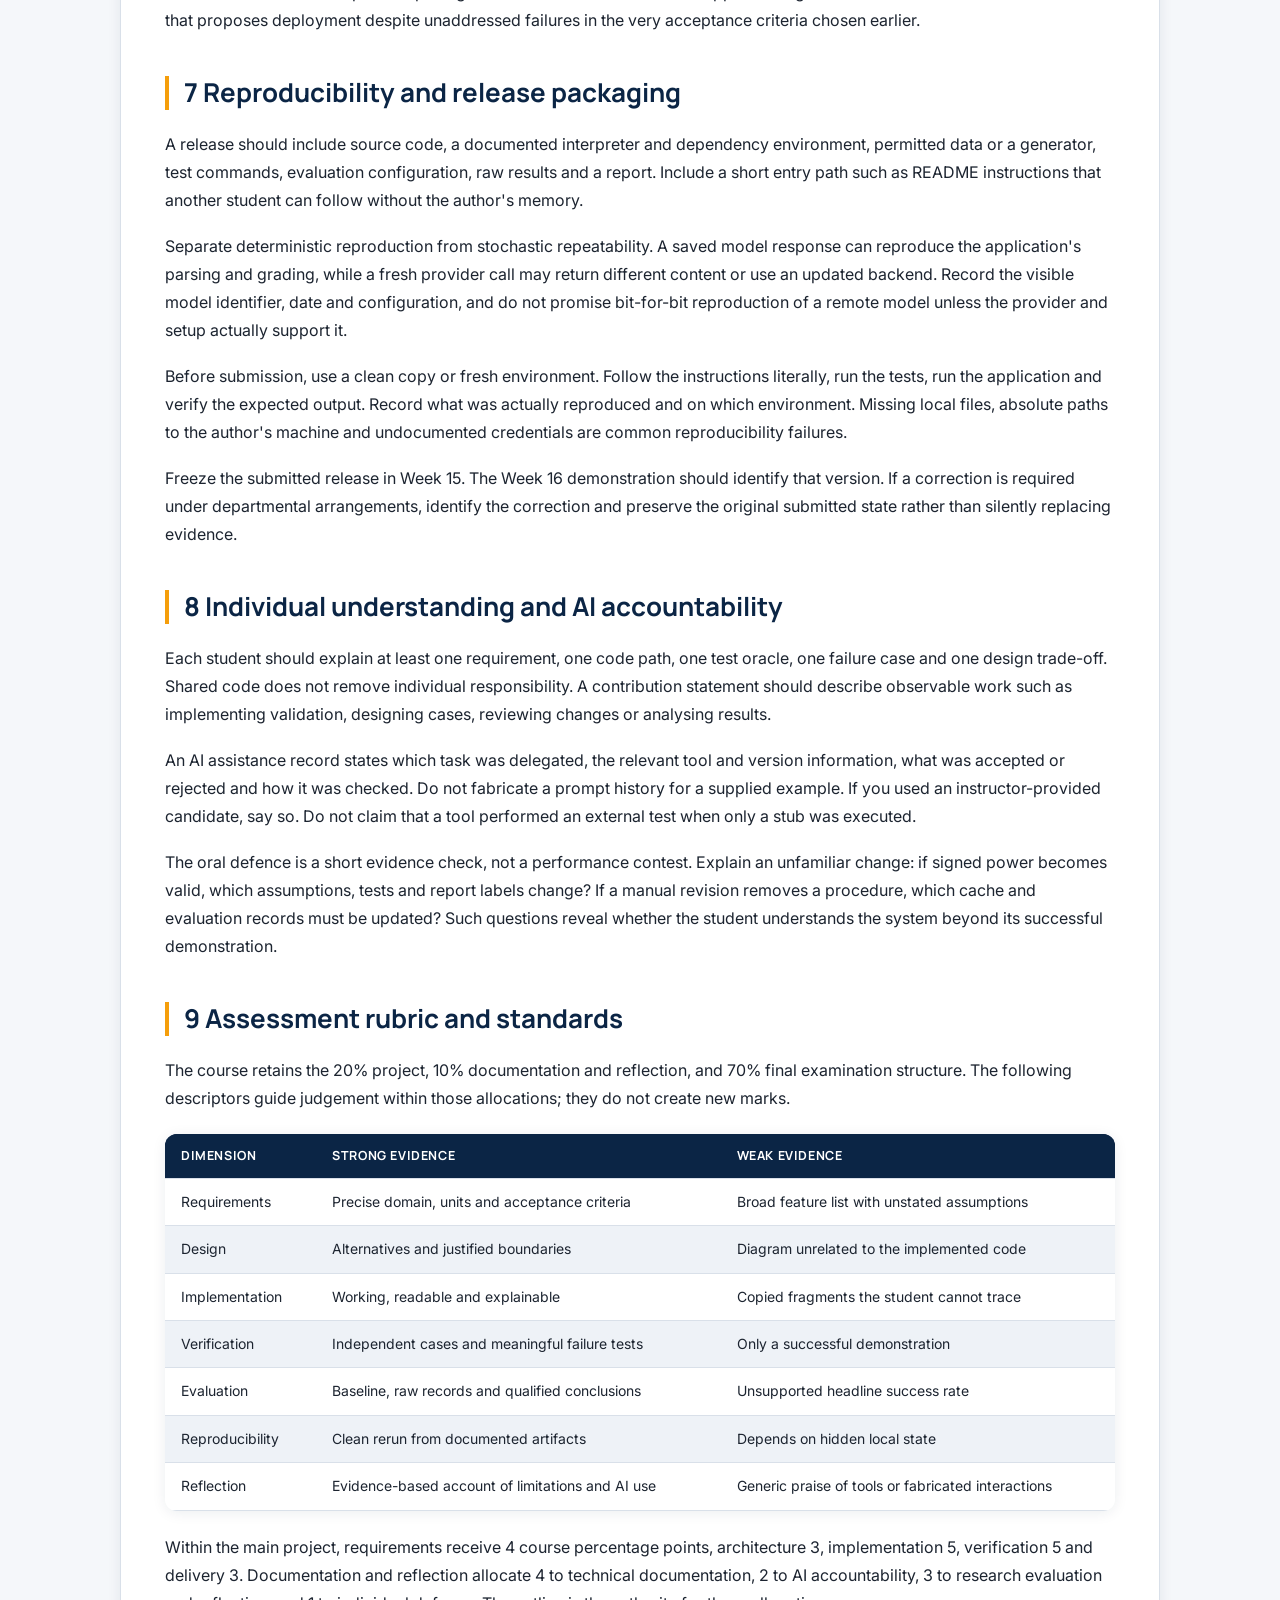
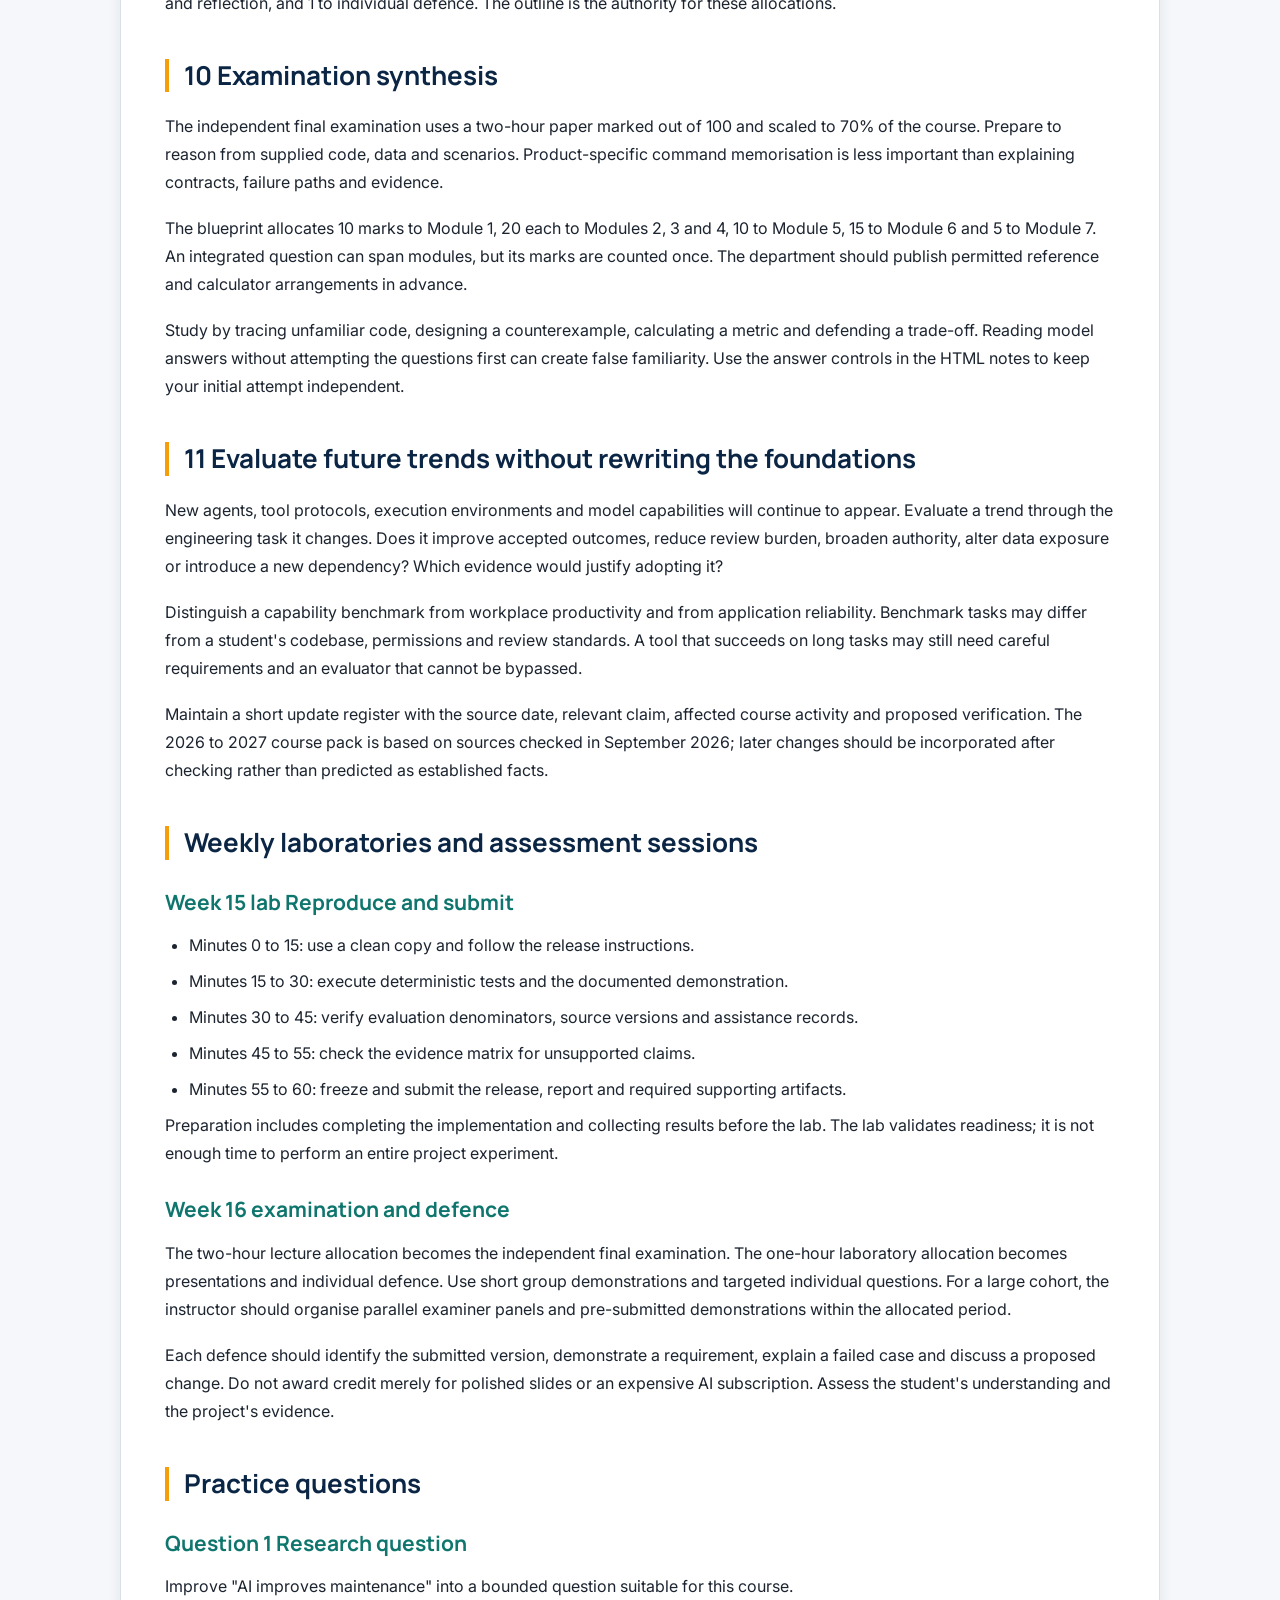
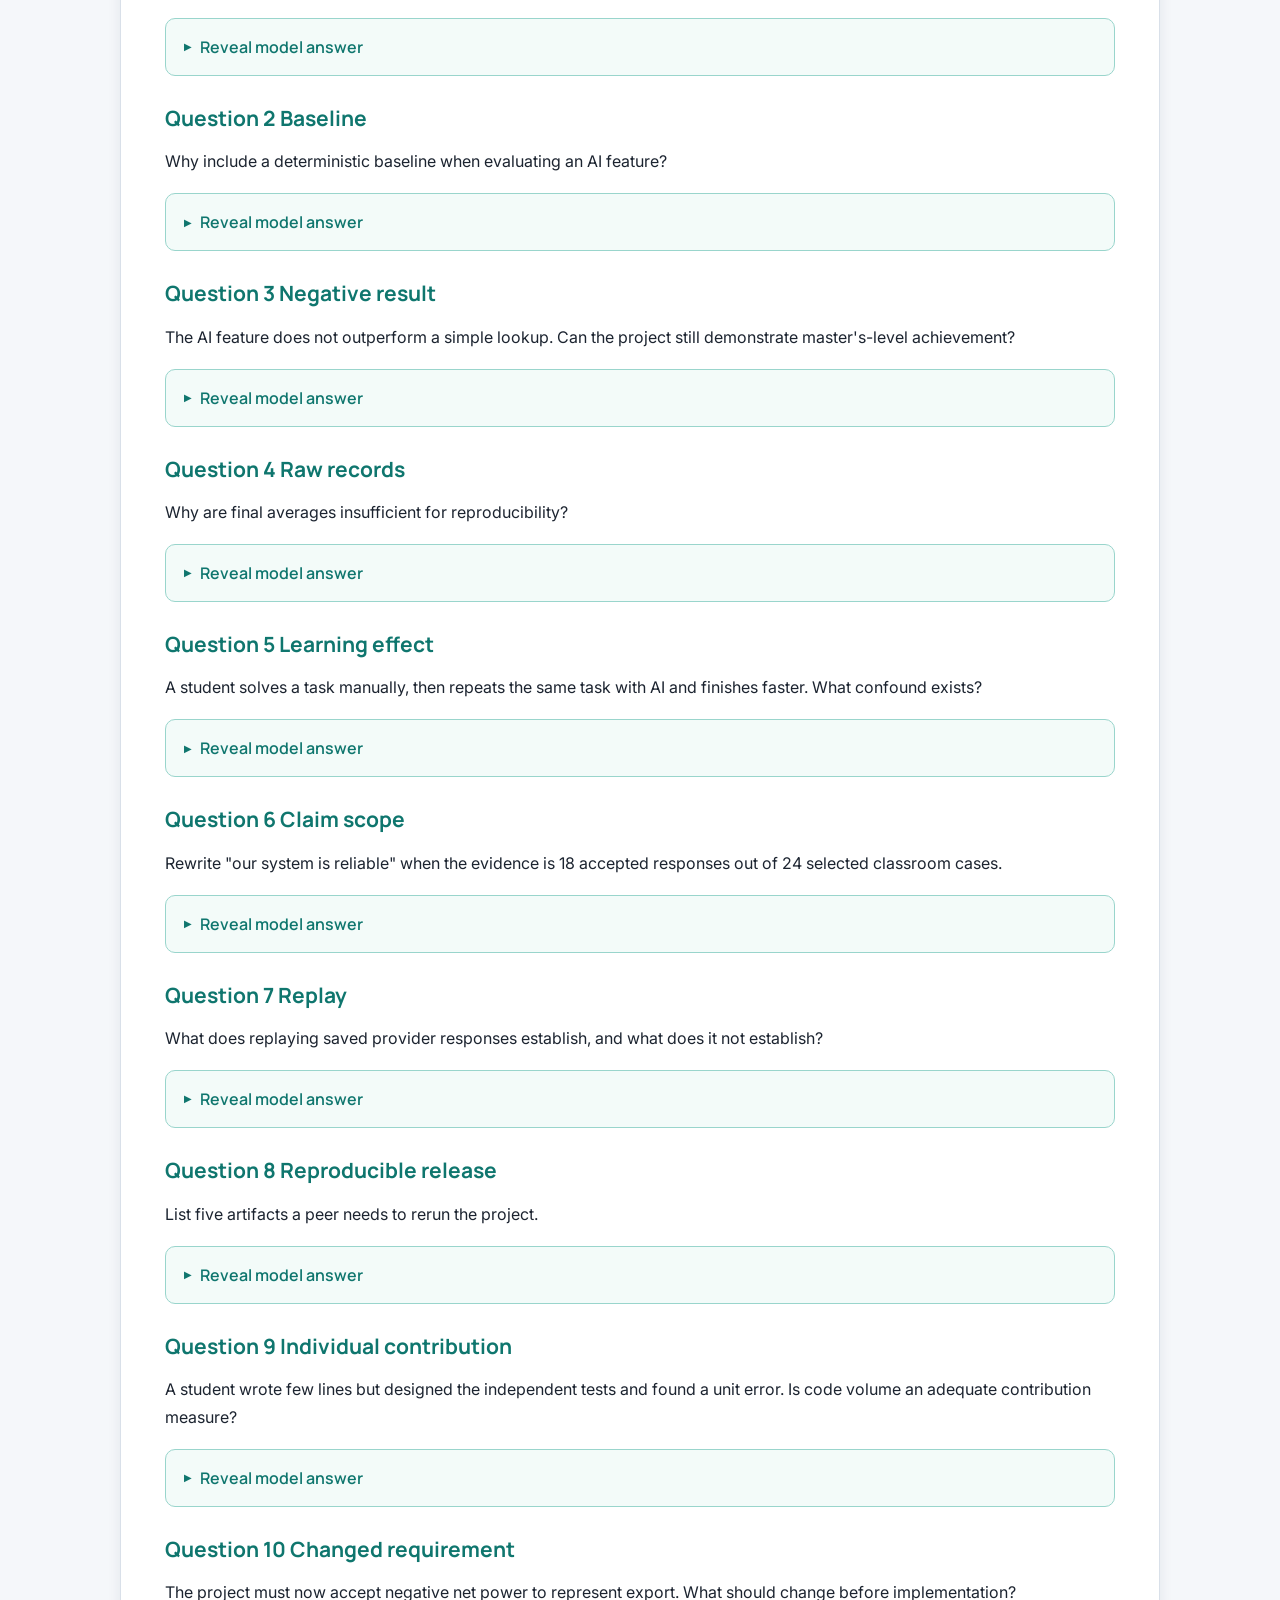
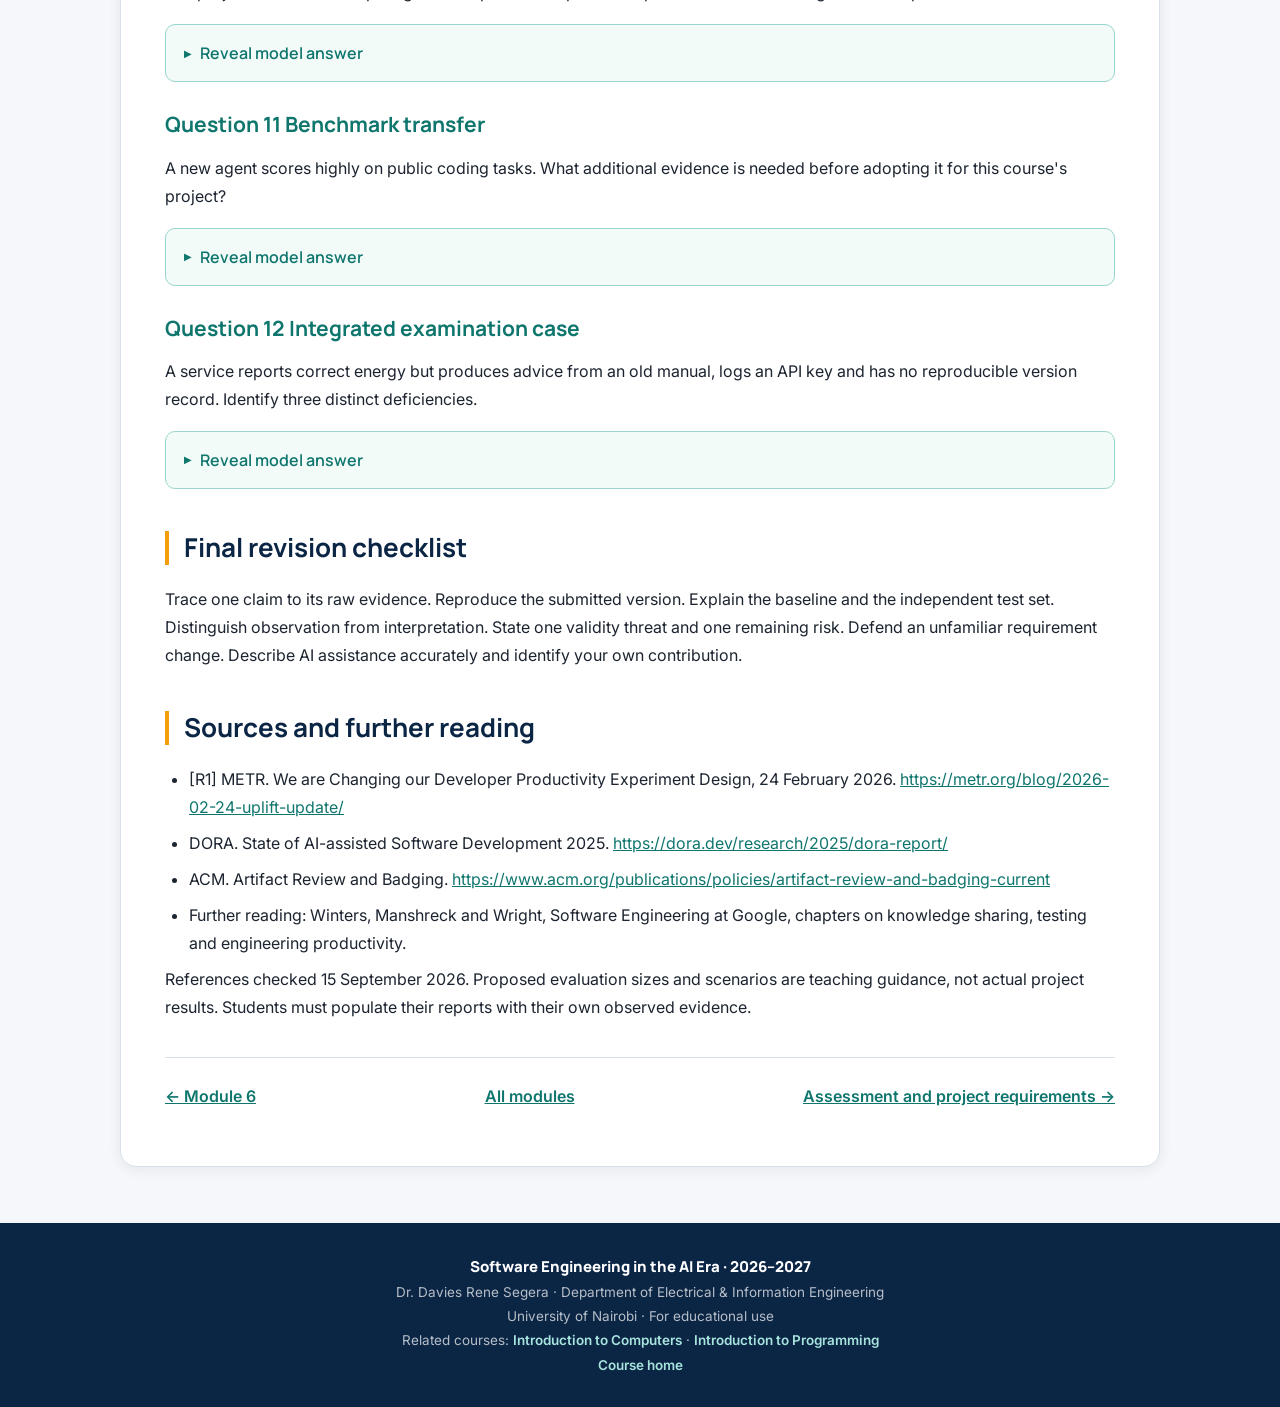
<file: module-7.html>
<!doctype html><html lang="en"><head><meta charset="utf-8"><meta name="viewport" content="width=device-width, initial-scale=1"><meta name="theme-color" content="#0b2545"><meta name="description" content="Release a reproducible engineering project, defend the evidence and explain your contribution. Prepare for research critique and the final examination."><title>Module 7 · Capstone, Research and Synthesis · University of Nairobi</title><link rel="preconnect" href="https://fonts.googleapis.com"><link rel="preconnect" href="https://fonts.gstatic.com" crossorigin><link href="https://fonts.googleapis.com/css2?family=Manrope:wght@600;700;800&amp;family=Inter:wght@400;500;600;700&amp;family=JetBrains+Mono:wght@400;600;700&amp;display=swap" rel="stylesheet"><link rel="icon" href="assets/favicon.svg" type="image/svg+xml"><link rel="stylesheet" href="assets/course.css"><script src="assets/course.js" defer></script></head><body><a class="skip-link" href="#main">Skip to content</a><nav class="site-nav" aria-label="Course navigation"><a class="brand" href="index.html">Software Engineering · AI Era</a><a href="index.html#modules">Modules</a><a href="index.html#documents">Course documents</a><a href="examples/index.html">Python examples</a><a href="index.html#ai-policy">AI policy</a></nav><header class="home"><span class="badge">Module 07 · Weeks 15–16</span><h1>Capstone, Research and Synthesis</h1><p class="sub">First-year master's · Electrical &amp; Information Engineering · 2026–2027</p></header><main id="main" class="reading"><nav class="module-menu" aria-label="Module navigation"><a href="module-1.html">Module 1</a><a href="module-2.html">Module 2</a><a href="module-3.html">Module 3</a><a href="module-4.html">Module 4</a><a href="module-5.html">Module 5</a><a href="module-6.html">Module 6</a><a href="module-7.html" aria-current="page">Module 7</a></nav><div class="toolbar"><button id="show-answers" type="button">Show all answers</button><button id="hide-answers" type="button">Hide all answers</button><button id="print-notes" type="button">Print notes</button><a class="download" href="pdf/Module_07.pdf">Download PDF</a><a class="download" href="source/Module_07.md">Editable source</a><a class="download" href="examples/index.html">Python examples</a></div>
<p class="reading-note">Notes and controls work offline. External readings require an internet connection. Answers start closed; open the answers you want before printing. The supplied PDF includes all model answers.</p>
<aside class="toc" aria-label="Contents"><h2>Contents</h2><ol><li><a href="#section-1">Overview and study route</a></li><li><a href="#section-2">Learning outcomes</a></li><li><a href="#section-3">1 A master&#x27;s project needs a bounded question</a></li><li><a href="#section-4">2 Minimum viable evidence</a></li><li><a href="#section-5">3 Design the evaluation before the final run</a></li><li><a href="#section-6">4 Preserve the raw results</a></li><li><a href="#section-7">5 Interpret results with proportionate claims</a></li><li><a href="#section-8">6 Write the technical report</a></li><li><a href="#section-9">7 Reproducibility and release packaging</a></li><li><a href="#section-10">8 Individual understanding and AI accountability</a></li><li><a href="#section-11">9 Assessment rubric and standards</a></li><li><a href="#section-12">10 Examination synthesis</a></li><li><a href="#section-13">11 Evaluate future trends without rewriting the foundations</a></li><li><a href="#section-14">Weekly laboratories and assessment sessions</a></li><li><a href="#section-17">Practice questions</a></li><li><a href="#section-30">Final revision checklist</a></li><li><a href="#section-31">Sources and further reading</a></li></ol></aside>
<h2 id="section-1">Overview and study route</h2><p>Software Engineering in the Era of AI | Master&#x27;s year one | Electrical and Information Engineering | Weeks 15 and 16 | 2026 to 2027</p><p>The capstone combines the course&#x27;s engineering and research responsibilities. A convincing result is a reproducible software artifact together with a defensible account of what it does, why it was designed that way, how it was evaluated and where the evidence stops. A polished demonstration alone cannot establish those claims.</p><p>Week 15 integrates and freezes the project release. Week 16 contains the independent final examination and project presentations and defence. The project has developed since the Week 4 proposal; these weeks are for synthesis and verification, not for starting an entirely new platform.</p><h2 id="section-2">Learning outcomes</h2><ul><li>Turn the project evaluation question into a reproducible method with a suitable baseline.</li><li>Trace requirements through implementation, tests and reported evidence.</li><li>Separate measured results from interpretation and future work.</li><li>Reproduce a release from its documented environment and data.</li><li>Explain individual contributions and AI assistance honestly.</li><li>Defend a design under an unfamiliar modification or failed case.</li><li>Critically assess emerging software-engineering claims without relying on product popularity.</li></ul><p>This module integrates LO1 to LO7, with particular emphasis on LO5 and LO7.</p><h2 id="section-3">1 A master&#x27;s project needs a bounded question</h2><p>A project question should identify a context, intervention, comparator and outcome. &quot;Can AI write software?&quot; is too broad. A tractable question is: for this simulated maintenance reporting task, does retrieval-grounded advice improve human-rated factual support compared with ungrounded generation, while meeting the specified response and cost limits?</p><p>Another valid question concerns development rather than runtime AI: does a task context package reduce unit and contract violations when an assistant modifies the energy service, compared with a broad instruction? The project must distinguish these questions because their units of evaluation differ. One evaluates generated application responses; the other evaluates a development workflow.</p><p>Keep the scope compatible with the student team&#x27;s programming capacity. A small reliable artifact with a carefully designed comparison can demonstrate greater depth than a broad application assembled from unexplained frameworks. Explain why the chosen question matters to electrical or information engineering.</p><h2 id="section-4">2 Minimum viable evidence</h2><p>Begin with a deterministic baseline and a precise acceptance contract. The baseline establishes what can be achieved without the proposed AI contribution. For energy computation, use the validated Python function. For manual lookup, use a simple authorised retrieval method. For development workflow, use an independently completed or carefully controlled reference task.</p><p>The AI component should contribute to a stated need. If a fixed rule answers the question accurately and cheaply, adding a model solely to satisfy an AI theme is not justified. A valid project can demonstrate that the proposed AI feature does not improve the chosen task, provided the experiment and interpretation are sound and the required integration investigation is documented.</p><p>Use an evidence matrix to connect claims to artifacts. The matrix should reveal gaps, not merely repeat that everything is complete.</p><div class="table-wrap"><table><thead><tr><th scope="col">Claim</th><th scope="col">Required evidence</th><th scope="col">Example limitation</th></tr></thead><tbody><tr><td>Energy calculation follows the contract</td><td>Independent numerical and invalid-input tests</td><td>Does not validate field sensor calibration</td></tr><tr><td>Advice uses approved information</td><td>Retrieved passages and human-reviewed claim support</td><td>Small manual collection</td></tr><tr><td>Failures preserve core reporting</td><td>Timeout and invalid-output cases</td><td>Stub failures do not measure provider availability</td></tr><tr><td>Release can be reproduced</td><td>Clean-run instructions and observed rerun</td><td>Tested on one operating environment</td></tr><tr><td>AI workflow improved the task</td><td>Comparable tasks and complete time-quality records</td><td>Small sample and possible learning effects</td></tr></tbody></table></div><h2 id="section-5">3 Design the evaluation before the final run</h2><p>Define the unit of analysis: a request, a development task, a device session or another meaningful item. State inclusion rules, outcome criteria and failure categories. Choose development and final evaluation cases before tuning. If you revise the task or rubric, version the revision and explain which results use it.</p><p>For a small response evaluation, include ordinary questions, boundary or ambiguous questions, missing-evidence questions and adversarial context cases. The distribution should reflect the intended use or be explicitly described as a stress test. Do not combine these populations into one headline score without explaining the weighting.</p><p>A suggested project-scale suite is 24 distinct cases, divided into development and final sets, with repeated trials on selected stochastic cases. This is a feasible learning exercise, not a statistical guarantee. More cases may be needed for a substantive reliability claim. If resources limit the suite, report the limitation instead of inflating certainty.</p><p>For human grading, define a rubric with examples before rating final outputs. Have two people independently label a subset where possible. Inspect disagreement to determine whether the rubric is ambiguous, evidence is missing or the response is genuinely contestable. Agreement is useful evidence about the grading process but does not itself establish truth.</p><h2 id="section-6">4 Preserve the raw results</h2><p>Store task identifiers, input or permitted input reference, configuration, output, grade, failure reason, elapsed time and usage information. Record actual attempts, including failed and abandoned ones according to the predeclared protocol. Keep sensitive information out of the public report and use approved access controls for retained evaluation material.</p><p>Do not replace failed runs with successful retries without disclosing the rule. Report first-attempt success separately from success after a retry budget. If a provider outage makes a trial invalid under the protocol, retain the record and explain the exclusion rather than quietly deleting it.</p><p>A table of final averages is not enough to reproduce the conclusion. Retain raw observations and the calculation script so another reader can check denominators, exclusions and summaries. The supplied local examples demonstrate recordable deterministic runs; students must collect their own project results.</p><h2 id="section-7">5 Interpret results with proportionate claims</h2><p>Separate observation, interpretation and decision. Observation: 18 of 24 selected cases met the rubric. Interpretation: failures clustered in questions requiring two manual passages. Decision: improve retrieval coverage before deployment. These statements have different evidential status.</p><p>Compare against the baseline. An AI feature with 75% accepted responses may be useful if the baseline cannot answer the task, or inadequate if a deterministic lookup already achieves near-perfect results. Consider cost, latency, abstention and error consequences alongside the average quality score.</p><p>State threats to validity. Construct validity asks whether the measure captures the intended concept; typing speed does not capture overall engineering productivity. Internal validity asks whether another factor explains the difference; task order may create a learning effect. External validity concerns transfer to other users, devices or repositories. Conclusion validity concerns whether the data and analysis support the strength of the inference.</p><p>METR&#x27;s 2026 study-design update is a useful example of revising a method when adoption changes who participates and how time is recorded. [R1] The lesson is to inspect the measurement process, not to assume that a dated estimate applies to every new tool or student cohort.</p><h2 id="section-8">6 Write the technical report</h2><p>Use a clear title naming the engineering task. The opening should state the problem, implemented approach, principal measured finding and most important limitation. Write the abstract after the results are known so it cannot promise findings that were never obtained.</p><p>A suitable report structure is problem and requirements; related work; architecture and data; implementation; evaluation method; results; discussion and limitations; conclusion; reproducibility and assistance statement. Append detailed test cases or raw records when they would interrupt the argument, but keep the essential evidence in the main text.</p><p>Related work should compare approaches, not list tool names. Explain what a source studied, how its setting differs and which idea informs the project. A vendor engineering article may explain a useful implementation pattern; it is not automatically independent evidence of productivity or reliability.</p><p>In the results section, label every table with units, denominators and conditions. Identify simulated data explicitly. Do not write &quot;significantly better&quot; as a synonym for a visible difference; use that term only with a defined statistical analysis and its assumptions, or describe the measured difference directly.</p><p>The discussion should explain surprising failures and trade-offs. A well-supported negative result is useful. Avoid a conclusion that proposes deployment despite unaddressed failures in the very acceptance criteria chosen earlier.</p><h2 id="section-9">7 Reproducibility and release packaging</h2><p>A release should include source code, a documented interpreter and dependency environment, permitted data or a generator, test commands, evaluation configuration, raw results and a report. Include a short entry path such as README instructions that another student can follow without the author&#x27;s memory.</p><p>Separate deterministic reproduction from stochastic repeatability. A saved model response can reproduce the application&#x27;s parsing and grading, while a fresh provider call may return different content or use an updated backend. Record the visible model identifier, date and configuration, and do not promise bit-for-bit reproduction of a remote model unless the provider and setup actually support it.</p><p>Before submission, use a clean copy or fresh environment. Follow the instructions literally, run the tests, run the application and verify the expected output. Record what was actually reproduced and on which environment. Missing local files, absolute paths to the author&#x27;s machine and undocumented credentials are common reproducibility failures.</p><p>Freeze the submitted release in Week 15. The Week 16 demonstration should identify that version. If a correction is required under departmental arrangements, identify the correction and preserve the original submitted state rather than silently replacing evidence.</p><h2 id="section-10">8 Individual understanding and AI accountability</h2><p>Each student should explain at least one requirement, one code path, one test oracle, one failure case and one design trade-off. Shared code does not remove individual responsibility. A contribution statement should describe observable work such as implementing validation, designing cases, reviewing changes or analysing results.</p><p>An AI assistance record states which task was delegated, the relevant tool and version information, what was accepted or rejected and how it was checked. Do not fabricate a prompt history for a supplied example. If you used an instructor-provided candidate, say so. Do not claim that a tool performed an external test when only a stub was executed.</p><p>The oral defence is a short evidence check, not a performance contest. Explain an unfamiliar change: if signed power becomes valid, which assumptions, tests and report labels change? If a manual revision removes a procedure, which cache and evaluation records must be updated? Such questions reveal whether the student understands the system beyond its successful demonstration.</p><h2 id="section-11">9 Assessment rubric and standards</h2><p>The course retains the 20% project, 10% documentation and reflection, and 70% final examination structure. The following descriptors guide judgement within those allocations; they do not create new marks.</p><div class="table-wrap"><table><thead><tr><th scope="col">Dimension</th><th scope="col">Strong evidence</th><th scope="col">Weak evidence</th></tr></thead><tbody><tr><td>Requirements</td><td>Precise domain, units and acceptance criteria</td><td>Broad feature list with unstated assumptions</td></tr><tr><td>Design</td><td>Alternatives and justified boundaries</td><td>Diagram unrelated to the implemented code</td></tr><tr><td>Implementation</td><td>Working, readable and explainable</td><td>Copied fragments the student cannot trace</td></tr><tr><td>Verification</td><td>Independent cases and meaningful failure tests</td><td>Only a successful demonstration</td></tr><tr><td>Evaluation</td><td>Baseline, raw records and qualified conclusions</td><td>Unsupported headline success rate</td></tr><tr><td>Reproducibility</td><td>Clean rerun from documented artifacts</td><td>Depends on hidden local state</td></tr><tr><td>Reflection</td><td>Evidence-based account of limitations and AI use</td><td>Generic praise of tools or fabricated interactions</td></tr></tbody></table></div><p>Within the main project, requirements receive 4 course percentage points, architecture 3, implementation 5, verification 5 and delivery 3. Documentation and reflection allocate 4 to technical documentation, 2 to AI accountability, 3 to research evaluation and reflection, and 1 to individual defence. The outline is the authority for these allocations.</p><h2 id="section-12">10 Examination synthesis</h2><p>The independent final examination uses a two-hour paper marked out of 100 and scaled to 70% of the course. Prepare to reason from supplied code, data and scenarios. Product-specific command memorisation is less important than explaining contracts, failure paths and evidence.</p><p>The blueprint allocates 10 marks to Module 1, 20 each to Modules 2, 3 and 4, 10 to Module 5, 15 to Module 6 and 5 to Module 7. An integrated question can span modules, but its marks are counted once. The department should publish permitted reference and calculator arrangements in advance.</p><p>Study by tracing unfamiliar code, designing a counterexample, calculating a metric and defending a trade-off. Reading model answers without attempting the questions first can create false familiarity. Use the answer controls in the HTML notes to keep your initial attempt independent.</p><h2 id="section-13">11 Evaluate future trends without rewriting the foundations</h2><p>New agents, tool protocols, execution environments and model capabilities will continue to appear. Evaluate a trend through the engineering task it changes. Does it improve accepted outcomes, reduce review burden, broaden authority, alter data exposure or introduce a new dependency? Which evidence would justify adopting it?</p><p>Distinguish a capability benchmark from workplace productivity and from application reliability. Benchmark tasks may differ from a student&#x27;s codebase, permissions and review standards. A tool that succeeds on long tasks may still need careful requirements and an evaluator that cannot be bypassed.</p><p>Maintain a short update register with the source date, relevant claim, affected course activity and proposed verification. The 2026 to 2027 course pack is based on sources checked in September 2026; later changes should be incorporated after checking rather than predicted as established facts.</p><h2 id="section-14">Weekly laboratories and assessment sessions</h2><h3 id="section-15">Week 15 lab Reproduce and submit</h3><ul><li>Minutes 0 to 15: use a clean copy and follow the release instructions.</li><li>Minutes 15 to 30: execute deterministic tests and the documented demonstration.</li><li>Minutes 30 to 45: verify evaluation denominators, source versions and assistance records.</li><li>Minutes 45 to 55: check the evidence matrix for unsupported claims.</li><li>Minutes 55 to 60: freeze and submit the release, report and required supporting artifacts.</li></ul><p>Preparation includes completing the implementation and collecting results before the lab. The lab validates readiness; it is not enough time to perform an entire project experiment.</p><h3 id="section-16">Week 16 examination and defence</h3><p>The two-hour lecture allocation becomes the independent final examination. The one-hour laboratory allocation becomes presentations and individual defence. Use short group demonstrations and targeted individual questions. For a large cohort, the instructor should organise parallel examiner panels and pre-submitted demonstrations within the allocated period.</p><p>Each defence should identify the submitted version, demonstrate a requirement, explain a failed case and discuss a proposed change. Do not award credit merely for polished slides or an expensive AI subscription. Assess the student&#x27;s understanding and the project&#x27;s evidence.</p><h2 id="section-17">Practice questions</h2><h3 id="section-18">Question 1 Research question</h3><p>Improve &quot;AI improves maintenance&quot; into a bounded question suitable for this course.</p><details class="practice-answer"><summary>Reveal model answer</summary><div class="answer"><p>For example: on a specified set of synthetic maintenance queries and approved manual revisions, does retrieval-grounded generation improve human-rated factual support compared with generation without retrieval, under the same latency and cost limits? State the population, comparator and outcome.</p></div></details><h3 id="section-19">Question 2 Baseline</h3><p>Why include a deterministic baseline when evaluating an AI feature?</p><details class="practice-answer"><summary>Reveal model answer</summary><div class="answer"><p>It shows what the task can achieve without the proposed AI contribution and supplies a meaningful comparison. The added complexity and cost need evidence of useful benefit. A baseline may also provide a fallback.</p></div></details><h3 id="section-20">Question 3 Negative result</h3><p>The AI feature does not outperform a simple lookup. Can the project still demonstrate master&#x27;s-level achievement?</p><details class="practice-answer"><summary>Reveal model answer</summary><div class="answer"><p>Yes, if the artifact, comparison and interpretation are rigorous and the required investigation is completed. Explain why the result occurred, the evidence limits and the justified design decision. A positive claim should not be manufactured.</p></div></details><h3 id="section-21">Question 4 Raw records</h3><p>Why are final averages insufficient for reproducibility?</p><details class="practice-answer"><summary>Reveal model answer</summary><div class="answer"><p>They hide task-level failures, exclusions, denominators and variability. Raw observations and calculation steps let a reader verify the summary and investigate patterns, subject to data-access restrictions.</p></div></details><h3 id="section-22">Question 5 Learning effect</h3><p>A student solves a task manually, then repeats the same task with AI and finishes faster. What confound exists?</p><details class="practice-answer"><summary>Reveal model answer</summary><div class="answer"><p>The student already understands the task and solution. Use matched different tasks and counterbalanced order where possible, and report remaining differences. The time change cannot be attributed entirely to AI.</p></div></details><h3 id="section-23">Question 6 Claim scope</h3><p>Rewrite &quot;our system is reliable&quot; when the evidence is 18 accepted responses out of 24 selected classroom cases.</p><details class="practice-answer"><summary>Reveal model answer</summary><div class="answer"><p>For example: the system met the stated rubric on 18 of 24 selected classroom cases, an observed acceptance rate of 75%; the small, selected set does not establish field reliability. Report failure categories and evaluation conditions.</p></div></details><h3 id="section-24">Question 7 Replay</h3><p>What does replaying saved provider responses establish, and what does it not establish?</p><details class="practice-answer"><summary>Reveal model answer</summary><div class="answer"><p>It can reproduce parsing, validation, grading and fallback behaviour on those responses. It does not measure a current provider&#x27;s availability, live latency or fresh response quality.</p></div></details><h3 id="section-25">Question 8 Reproducible release</h3><p>List five artifacts a peer needs to rerun the project.</p><details class="practice-answer"><summary>Reveal model answer</summary><div class="answer"><p>Source release, environment and dependency record, permitted data or generator, run and test instructions, and evaluation configuration with raw results. Include credentials setup without exposing secrets if live access is optional or required.</p></div></details><h3 id="section-26">Question 9 Individual contribution</h3><p>A student wrote few lines but designed the independent tests and found a unit error. Is code volume an adequate contribution measure?</p><details class="practice-answer"><summary>Reveal model answer</summary><div class="answer"><p>No. Test design, review and defect diagnosis are substantive engineering contributions. Assess observable work, its effect and the student&#x27;s ability to explain it, rather than counting generated lines.</p></div></details><h3 id="section-27">Question 10 Changed requirement</h3><p>The project must now accept negative net power to represent export. What should change before implementation?</p><details class="practice-answer"><summary>Reveal model answer</summary><div class="answer"><p>Revise the domain, physical interpretation and report labels; define whether results represent net energy or separate import and export; update acceptance and invalid-input cases; review downstream thresholds and documentation. Then implement and verify the agreed contract.</p></div></details><h3 id="section-28">Question 11 Benchmark transfer</h3><p>A new agent scores highly on public coding tasks. What additional evidence is needed before adopting it for this course&#x27;s project?</p><details class="practice-answer"><summary>Reveal model answer</summary><div class="answer"><p>Evaluate representative project tasks under the intended context, permissions, quality rubric and budget. Measure review burden, failures and compatibility. Public tasks may differ in language, repository knowledge and acceptance standards.</p></div></details><h3 id="section-29">Question 12 Integrated examination case</h3><p>A service reports correct energy but produces advice from an old manual, logs an API key and has no reproducible version record. Identify three distinct deficiencies.</p><details class="practice-answer"><summary>Reveal model answer</summary><div class="answer"><p>The advice has a provenance and cache or retrieval-version problem. The log exposes a credential and requires containment and secret-handling correction. Missing release evidence prevents reliable reproduction and diagnosis. Correct arithmetic addresses none of these separate defects.</p></div></details><h2 id="section-30">Final revision checklist</h2><p>Trace one claim to its raw evidence. Reproduce the submitted version. Explain the baseline and the independent test set. Distinguish observation from interpretation. State one validity threat and one remaining risk. Defend an unfamiliar requirement change. Describe AI assistance accurately and identify your own contribution.</p><h2 id="section-31">Sources and further reading</h2><ul><li>[R1] METR. We are Changing our Developer Productivity Experiment Design, 24 February 2026. <a href="https://metr.org/blog/2026-02-24-uplift-update/">https://metr.org/blog/2026-02-24-uplift-update/</a></li><li>DORA. State of AI-assisted Software Development 2025. <a href="https://dora.dev/research/2025/dora-report/">https://dora.dev/research/2025/dora-report/</a></li><li>ACM. Artifact Review and Badging. <a href="https://www.acm.org/publications/policies/artifact-review-and-badging-current">https://www.acm.org/publications/policies/artifact-review-and-badging-current</a></li><li>Further reading: Winters, Manshreck and Wright, Software Engineering at Google, chapters on knowledge sharing, testing and engineering productivity.</li></ul><p>References checked 15 September 2026. Proposed evaluation sizes and scenarios are teaching guidance, not actual project results. Students must populate their reports with their own observed evidence.</p><nav class="course-pager" aria-label="Previous and next module"><a href="module-6.html">← Module 6</a><a href="index.html#modules">All modules</a><a href="course-outline.html#section-9">Assessment and project requirements →</a></nav></main><footer class="home"><p class="course">Software Engineering in the AI Era · 2026–2027</p><p>Dr. Davies Rene Segera · Department of Electrical &amp; Information Engineering<br>University of Nairobi · For educational use</p><p class="related">Related courses: <a href="https://daviessegera.github.io/fee3131/">Introduction to Computers</a> · <a href="https://daviessegera.github.io/introduction-to-programming/">Introduction to Programming</a></p><p><a href="index.html">Course home</a></p></footer></body></html>
</file>
<file: assets/course.css>
/* ── FEE 3131 study-notes design system · 2026 refresh ─────────────────
     Palette: deep navy (structure) · teal (guidance) · amber (emphasis)
     Legacy class names (gold / teal / rust / sage) are kept so that the
     note content is untouched; only their colours are re-mapped here. */
  :root {
    --navy:        #0b2545;
    --navy-2:      #13315c;
    --navy-soft:   #e8eef7;
    --ink:         #1c2430;
    --muted:       #5a6675;
    --paper:       #f5f7fa;
    --cream:       #eef2f7;
    --surface:     #ffffff;
    --rule:        #d9e0e9;
    --gold:        #b45309;          /* amber — emphasis */
    --gold-light:  #f59e0b;
    --amber-soft:  #fff4dd;
    --teal:        #0f766e;          /* teal — guidance */
    --teal-light:  #e3f4f1;
    --rust:        #b42318;          /* red — caution */
    --rust-light:  #fdeceb;
    --sage:        #2e7d4f;          /* green — examples */
    --sage-light:  #e8f5ec;
    --note-bg:     #fff8e8;
    --note-border: #f59e0b;
    --code-bg:     #0f172a;
    --code-fg:     #e2e8f0;
    --shadow:      0 2px 14px rgba(11,37,69,.08);
    --shadow-lg:   0 10px 34px rgba(11,37,69,.14);
    --radius:      12px;
    --font-head:   'Manrope', 'Segoe UI', system-ui, sans-serif;
    --font-body:   'Inter', 'Segoe UI', system-ui, sans-serif;
    --font-mono:   'JetBrains Mono', Consolas, monospace;
  }
  *, *::before, *::after { box-sizing: border-box; margin: 0; padding: 0; }
  html { scroll-behavior: smooth; -webkit-text-size-adjust: 100%; }
  body {
    background: var(--paper);
    color: var(--ink);
    font-family: var(--font-body);
    font-size: 16.5px;
    line-height: 1.75;
    font-weight: 400;
  }
  a { color: var(--teal); }
  img { max-width: 100%; }

  /* HEADER */
  header {
    background: linear-gradient(135deg, var(--navy) 0%, var(--navy-2) 60%, #1d4a7a 100%);
    color: #fff;
    text-align: center;
    padding: 60px 32px 52px;
    position: relative;
    overflow: hidden;
  }
  header::before {
    content: '';
    position: absolute; inset: 0;
    background:
      radial-gradient(circle at 15% 20%, rgba(245,158,11,.16), transparent 42%),
      radial-gradient(circle at 85% 80%, rgba(20,184,166,.18), transparent 46%);
    pointer-events: none;
  }
  header::after {
    content: '';
    position: absolute; left: 0; right: 0; bottom: 0; height: 5px;
    background: linear-gradient(90deg, var(--gold-light), var(--teal));
  }
  header > * { position: relative; }
  header .badge {
    display: inline-block;
    font-family: var(--font-mono);
    font-size: 11.5px;
    letter-spacing: 2.5px;
    text-transform: uppercase;
    color: #fde68a;
    border: 1px solid rgba(253,230,138,.55);
    background: rgba(255,255,255,.06);
    padding: 6px 16px;
    border-radius: 999px;
    margin-bottom: 20px;
  }
  header h1 {
    font-family: var(--font-head);
    font-size: clamp(30px, 5vw, 54px);
    font-weight: 800;
    letter-spacing: -1px;
    line-height: 1.12;
    color: #fff;
    margin-bottom: 14px;
  }
  header h1 span { color: #fbbf24; }
  header p { font-size: 15.5px; color: rgba(255,255,255,.78); max-width: 640px; margin: 0 auto; }

  /* NAV */
  nav.toc {
    background: rgba(255,255,255,.94);
    backdrop-filter: blur(8px);
    border-bottom: 1px solid var(--rule);
    padding: 12px 40px;
    display: flex;
    flex-wrap: wrap;
    gap: 6px 8px;
    align-items: center;
    position: sticky;
    top: 0;
    z-index: 100;
    box-shadow: 0 2px 10px rgba(11,37,69,.06);
  }
  nav.toc .toc-label { font-family: var(--font-head); font-size: 11px; font-weight: 800; text-transform: uppercase; letter-spacing: 2px; color: var(--navy); margin-right: 8px; }
  nav.toc a { font-family: var(--font-body); font-size: 13px; font-weight: 500; color: var(--navy-2); text-decoration: none; padding: 4px 10px; border-radius: 999px; border: 1px solid transparent; transition: background .15s, color .15s; white-space: nowrap; }
  nav.toc a:hover { background: var(--navy-soft); color: var(--navy); }
  nav.toc a.toc-res { background: var(--amber-soft); color: var(--gold); border-color: #fcd34d; font-weight: 600; }
  nav.toc a.toc-res:hover { background: #fde9bf; }

  /* MAIN */
  main { max-width: 900px; margin: 0 auto; padding: 44px 36px 90px; }
  section { margin-bottom: 68px; }

  /* HEADINGS */
  h2.section-title { font-family: var(--font-head); font-size: 27px; font-weight: 800; color: var(--navy); letter-spacing: -.3px; border-left: 5px solid var(--gold-light); padding-left: 16px; margin-bottom: 26px; line-height: 1.25; }
  h3.sub-title { font-family: var(--font-head); font-size: 19.5px; font-weight: 700; color: var(--teal); margin: 34px 0 12px; letter-spacing: -.2px; }

  p { margin-bottom: 16px; }
  strong { color: var(--navy); font-weight: 700; }
  em     { font-style: italic; color: var(--teal); }
  ul, ol { padding-left: 24px; }

  /* STUDY NOTE */
  .study-note {
    background: var(--note-bg);
    border-left: 4px solid var(--note-border);
    border-radius: 0 var(--radius) var(--radius) 0;
    padding: 16px 22px;
    margin: 18px 0 28px;
    font-size: 15px;
    line-height: 1.7;
    box-shadow: var(--shadow);
  }
  .study-note .sn-label { font-family: var(--font-mono); font-size: 11px; text-transform: uppercase; letter-spacing: 2px; color: var(--gold); display: block; margin-bottom: 8px; font-weight: 600; }
  .study-note ul, .study-note ol { padding-left: 22px; margin-top: 6px; }
  .study-note li { margin-bottom: 5px; }
  .study-note p  { margin-bottom: 8px; }
  .study-note p:last-child { margin-bottom: 0; }

  /* INFO BOXES */
  .info-box { border: 1px solid; border-radius: var(--radius); padding: 18px 22px; margin: 20px 0; font-size: 15.5px; }
  .info-box.teal { border-color: #99d5cc; background: var(--teal-light); }
  .info-box.rust { border-color: #f1b3ad; background: var(--rust-light); }
  .info-box.sage { border-color: #a9dcb9; background: var(--sage-light); }
  .info-box .ib-label { font-family: var(--font-mono); font-size: 10.5px; letter-spacing: 2px; text-transform: uppercase; font-weight: 700; display: block; margin-bottom: 8px; }
  .info-box.teal .ib-label { color: var(--teal); }
  .info-box.rust .ib-label { color: var(--rust); }
  .info-box.sage .ib-label { color: var(--sage); }
  .info-box ul, .info-box ol { padding-left: 20px; margin-top: 8px; }
  .info-box li { margin-bottom: 6px; }

  /* CODE */
  pre {
    background: var(--code-bg);
    color: var(--code-fg);
    border-radius: var(--radius);
    padding: 22px 26px;
    overflow-x: auto;
    font-family: var(--font-mono);
    font-size: 13px;
    line-height: 1.7;
    margin: 18px 0;
    box-shadow: var(--shadow);
  }
  code { font-family: var(--font-mono); font-size: 0.88em; background: var(--navy-soft); color: var(--navy-2); border-radius: 4px; padding: 1px 6px; }
  pre code { background: none; color: inherit; padding: 0; font-size: inherit; }

  /* FORMULA */
  .formula {
    background: var(--surface);
    border: 1px solid #fcd34d;
    border-top: 3px solid var(--gold-light);
    border-radius: var(--radius);
    padding: 18px 26px;
    text-align: center;
    font-family: var(--font-mono);
    font-size: 15px;
    color: var(--ink);
    margin: 20px 0;
    box-shadow: var(--shadow);
  }
  .formula .formula-label { font-size: 10px; color: var(--gold); letter-spacing: 2px; text-transform: uppercase; margin-bottom: 8px; display: block; font-weight: 700; }
  .formula .formula-sub { font-size: 12.5px; color: var(--muted); margin-top: 8px; display: block; font-style: italic; font-family: var(--font-body); }

  /* TABLES */
  .table-wrap { overflow-x: auto; margin: 22px 0; border-radius: var(--radius); box-shadow: var(--shadow); }
  table { width: 100%; border-collapse: collapse; font-size: 14px; background: var(--surface); }
  thead tr { background: var(--navy); color: #fff; font-family: var(--font-head); font-size: 12.5px; letter-spacing: .6px; text-transform: uppercase; }
  th, td { padding: 12px 16px; text-align: left; border-bottom: 1px solid var(--rule); vertical-align: top; line-height: 1.6; }
  tbody tr:nth-child(even) { background: var(--cream); }
  tbody tr:hover { background: var(--teal-light); }

  /* DIVIDER */
  hr.divider { border: none; border-top: 1px solid var(--rule); margin: 52px 0; }

  /* METRIC CARDS */
  .metric-grid { display: grid; grid-template-columns: repeat(auto-fit, minmax(200px, 1fr)); gap: 16px; margin: 22px 0; }
  .metric-card { background: var(--surface); border: 1px solid var(--rule); border-radius: var(--radius); padding: 18px; box-shadow: var(--shadow); position: relative; overflow: hidden; }
  .metric-card::before { content: ''; position: absolute; top: 0; left: 0; right: 0; height: 4px; }
  .metric-card.gold::before { background: var(--gold-light); }
  .metric-card.teal::before { background: var(--teal); }
  .metric-card.rust::before { background: var(--rust); }
  .metric-card.sage::before { background: var(--sage); }
  .metric-card h4 { font-family: var(--font-head); font-size: 12.5px; letter-spacing: 1px; text-transform: uppercase; margin: 0 0 8px; font-weight: 800; }
  .metric-card.gold h4 { color: var(--gold); }
  .metric-card.teal h4 { color: var(--teal); }
  .metric-card.rust h4 { color: var(--rust); }
  .metric-card.sage h4 { color: var(--sage); }
  .metric-card p { font-size: 13.5px; color: #3f4956; margin: 0; line-height: 1.6; }
  .metric-card .mc-formula { background: var(--cream); border: 1px solid var(--rule); border-radius: 6px; padding: 8px 10px; font-family: var(--font-mono); font-size: 12.5px; color: var(--ink); margin: 8px 0; text-align: center; }

  /* PIPELINE */
  .pipeline { display: flex; flex-direction: column; align-items: center; gap: 0; margin: 28px auto; max-width: 560px; }
  .pipeline-step { width: 100%; background: var(--navy); color: #fff; border-radius: 10px; padding: 14px 22px; display: flex; align-items: center; gap: 14px; box-shadow: var(--shadow); transition: transform .2s; }
  .pipeline-step:hover { transform: translateX(4px); }
  .pipeline-step .step-num { background: var(--gold-light); color: var(--navy); width: 30px; height: 30px; border-radius: 50%; display: flex; align-items: center; justify-content: center; font-family: var(--font-head); font-weight: 800; font-size: 14px; flex-shrink: 0; }
  .pipeline-step .step-text { font-size: 14px; line-height: 1.45; }
  .pipeline-step .step-text strong { color: #fbbf24; }
  .pipeline-arrow { width: 2px; height: 22px; background: var(--teal); position: relative; }
  .pipeline-arrow::after { content: ''; position: absolute; bottom: -1px; left: 50%; transform: translateX(-50%); border: 6px solid transparent; border-top-color: var(--teal); }

  /* NOTATION CARDS */
  .notation-row { display: grid; grid-template-columns: repeat(3, 1fr); gap: 14px; margin: 20px 0; }
  .notation-card { border-radius: var(--radius); padding: 18px; text-align: center; box-shadow: var(--shadow); background: var(--surface); }
  .notation-card.big-o  { border: 1px solid #f1b3ad; border-top: 4px solid var(--rust); }
  .notation-card.big-om { border: 1px solid #a9dcb9; border-top: 4px solid var(--sage); }
  .notation-card.big-th { border: 1px solid #99d5cc; border-top: 4px solid var(--teal); }
  .notation-card .nc-sym { font-family: var(--font-head); font-size: 28px; font-weight: 800; display: block; margin-bottom: 6px; }
  .notation-card.big-o  .nc-sym { color: var(--rust); }
  .notation-card.big-om .nc-sym { color: var(--sage); }
  .notation-card.big-th .nc-sym { color: var(--teal); }
  .notation-card .nc-name { font-size: 13px; font-weight: 600; display: block; margin-bottom: 6px; }
  .notation-card .nc-def  { font-size: 12.5px; color: var(--muted); line-height: 1.5; }

  /* TWO-COL GRID */
  .two-col { display: grid; grid-template-columns: 1fr 1fr; gap: 16px; margin: 20px 0; }
  .col-card { border-radius: var(--radius); padding: 16px 18px; font-size: 14px; }
  .col-card.rust { background: var(--rust-light); border: 1px solid #f1b3ad; }
  .col-card.sage { background: var(--sage-light); border: 1px solid #a9dcb9; }
  .col-card .cc-label { font-family: var(--font-mono); font-size: 10px; letter-spacing: 2px; text-transform: uppercase; font-weight: 700; display: block; margin-bottom: 8px; }
  .col-card.rust .cc-label { color: var(--rust); }
  .col-card.sage .cc-label { color: var(--sage); }

  /* CALLOUT */
  .callout { background: var(--teal-light); border-left: 4px solid var(--teal); border-radius: 0 var(--radius) var(--radius) 0; padding: 14px 20px; margin: 16px 0; font-size: 15px; color: var(--ink); }

  /* EXAMPLE BOX */
  .example-box { background: var(--sage-light); border: 1px solid #a9dcb9; border-radius: var(--radius); padding: 18px 22px; margin: 20px 0; font-size: 15.5px; }
  .example-box::before { content: 'EXAMPLE'; font-family: var(--font-mono); font-size: 10px; letter-spacing: 2px; color: var(--sage); display: block; margin-bottom: 10px; font-weight: 700; }
  .example-box p { margin-bottom: 10px; }
  .example-box p:last-child { margin-bottom: 0; }
  .example-box ul { padding-left: 20px; margin: 8px 0; }
  .example-box li { margin-bottom: 5px; }

  /* PITFALL */
  .pitfall-box { background: var(--rust-light); border: 1px solid #f1b3ad; border-radius: var(--radius); padding: 18px 22px; margin: 20px 0; font-size: 15px; }
  .pitfall-box::before { content: 'COMMON MISTAKE'; font-family: var(--font-mono); font-size: 10px; letter-spacing: 2px; color: var(--rust); display: block; margin-bottom: 10px; font-weight: 700; }
  .pitfall-box p { margin-bottom: 10px; }
  .pitfall-box p:last-child { margin-bottom: 0; }

  /* DIAGRAM WRAPPER */
  .diagram { background: var(--surface); border: 1px solid var(--rule); border-radius: var(--radius); padding: 26px; margin: 26px 0; overflow-x: auto; box-shadow: var(--shadow); }
  .diagram-title { font-family: var(--font-mono); font-size: 10.5px; letter-spacing: 2px; color: var(--navy-2); text-transform: uppercase; margin-bottom: 16px; text-align: center; font-weight: 700; }

  /* FLOW BOXES */
  .flow { display: flex; align-items: center; justify-content: center; flex-wrap: wrap; gap: 8px; padding: 10px 0; }
  .flow-box { background: var(--surface); border: 1px solid var(--rule); border-radius: 8px; padding: 10px 16px; font-size: 13px; text-align: center; color: var(--ink); min-width: 90px; box-shadow: var(--shadow); }
  .flow-box.gold { border-color: #fcd34d; color: var(--gold); background: var(--amber-soft); }
  .flow-box.teal { border-color: #99d5cc; color: var(--teal); background: var(--teal-light); }
  .flow-box.rust { border-color: #f1b3ad; color: var(--rust); background: var(--rust-light); }
  .flow-box.sage { border-color: #a9dcb9; color: var(--sage); background: var(--sage-light); }
  .flow-arrow { color: #a8b3c2; font-size: 20px; }

  /* OBJECTIVES LIST */
  .objectives-list { list-style: none; margin: 16px 0; counter-reset: obj-ctr; padding-left: 0; }
  .objectives-list li { padding: 10px 16px; border-bottom: 1px solid var(--rule); display: flex; align-items: flex-start; gap: 14px; font-size: 15.5px; counter-increment: obj-ctr; }
  .objectives-list li::before { content: counter(obj-ctr); background: var(--navy); color: #fff; font-family: var(--font-head); font-size: 12px; font-weight: 800; width: 24px; height: 24px; border-radius: 50%; display: flex; align-items: center; justify-content: center; flex-shrink: 0; margin-top: 3px; }

  /* EXERCISES */
  .exercise { background: var(--surface); border: 1px solid var(--rule); border-radius: var(--radius); padding: 26px; margin: 22px 0; box-shadow: var(--shadow); }
  .exercise-header { display: flex; justify-content: space-between; align-items: center; gap: 12px; margin-bottom: 14px; }
  .exercise-title { font-family: var(--font-head); font-size: 17.5px; font-weight: 700; color: var(--navy); }
  .exercise-points { background: var(--gold-light); color: var(--navy); font-family: var(--font-mono); font-size: 12px; font-weight: 700; padding: 4px 12px; border-radius: 20px; white-space: nowrap; }
  details { background: var(--cream); border: 1px solid var(--rule); border-radius: 8px; margin-top: 14px; overflow: hidden; }
  summary { padding: 12px 18px; cursor: pointer; font-family: var(--font-head); font-weight: 700; font-size: 13.5px; color: var(--teal); list-style: none; display: flex; align-items: center; gap: 8px; }
  summary::-webkit-details-marker { display: none; }
  summary::before { content: '▶'; font-size: 10px; transition: transform .2s; }
  details[open] summary::before { transform: rotate(90deg); }
  details .solution { padding: 16px 20px; font-size: 15px; background: var(--surface); border-top: 1px solid var(--rule); }
  details .solution p { margin-bottom: 10px; }

  /* ── MODULE RESOURCES PANEL (videos + slides) ── */
  .resources {
    background: var(--surface);
    border: 1px solid var(--rule);
    border-radius: 16px;
    box-shadow: var(--shadow-lg);
    padding: 26px 28px 24px;
    margin: 0 0 56px;
    position: relative;
    overflow: hidden;
  }
  .resources::before { content: ''; position: absolute; left: 0; top: 0; bottom: 0; width: 6px; background: linear-gradient(180deg, var(--gold-light), var(--teal)); }
  .res-kicker { font-family: var(--font-mono); font-size: 11px; letter-spacing: 2.5px; text-transform: uppercase; color: var(--gold); font-weight: 700; display: block; margin-bottom: 6px; }
  .resources h2 { font-family: var(--font-head); font-size: 22px; font-weight: 800; color: var(--navy); letter-spacing: -.3px; margin-bottom: 6px; }
  .resources > p { font-size: 14.5px; color: var(--muted); margin-bottom: 18px; }
  .res-grid { display: grid; grid-template-columns: 1fr; gap: 16px; }
  .res-grid.has-both { grid-template-columns: minmax(0, 1.35fr) minmax(0, 1fr); }
  .res-block { border: 1px solid var(--rule); border-radius: 12px; padding: 16px 18px; background: var(--paper); }
  .res-block h3 { font-family: var(--font-head); font-size: 14px; font-weight: 800; text-transform: uppercase; letter-spacing: 1px; color: var(--navy-2); margin-bottom: 12px; display: flex; align-items: center; gap: 8px; }
  .res-block h3 .ico { width: 24px; height: 24px; border-radius: 6px; display: inline-flex; align-items: center; justify-content: center; font-size: 12px; color: #fff; }
  .res-block h3 .ico.vid { background: var(--rust); }
  .res-block h3 .ico.sld { background: var(--teal); }
  .video-list { list-style: none; padding: 0; margin: 0; }
  .video-list li { display: flex; align-items: flex-start; gap: 12px; padding: 9px 0; border-top: 1px solid var(--rule); font-size: 14px; line-height: 1.45; }
  .video-list li:first-child { border-top: none; padding-top: 0; }
  .video-list .code { font-family: var(--font-mono); font-size: 11.5px; font-weight: 700; color: var(--rust); background: var(--rust-light); border-radius: 5px; padding: 2px 7px; white-space: nowrap; margin-top: 2px; }
  .video-list .vt { flex: 1; }
  .video-list .vt a.jump { color: var(--navy); font-weight: 600; text-decoration: none; border-bottom: 1px dotted var(--navy); }
  .video-list .vt a.jump:hover { color: var(--teal); border-bottom-color: var(--teal); }
  .video-list .vt small { display: block; color: var(--muted); font-size: 12.5px; margin-top: 2px; }
  .video-list .vt small a { color: var(--teal); text-decoration: none; font-weight: 500; }
  .video-list .vt small a:hover { text-decoration: underline; }
  .slides-block { display: flex; gap: 14px; align-items: flex-start; }
  .slides-block img { width: 132px; aspect-ratio: 16/9; object-fit: cover; border-radius: 8px; border: 1px solid var(--rule); box-shadow: var(--shadow); flex-shrink: 0; }
  .slides-block .sb-text { min-width: 0; flex: 1; font-size: 13.5px; color: var(--muted); line-height: 1.5; }
  .slides-block .sb-text strong { display: block; color: var(--navy); font-size: 14.5px; margin-bottom: 4px; }
  .btn-row { display: flex; flex-wrap: wrap; gap: 8px; margin-top: 10px; }
  .btn { display: inline-flex; align-items: center; gap: 6px; font-family: var(--font-head); font-weight: 700; font-size: 13px; padding: 8px 14px; border-radius: 8px; text-decoration: none; border: 1px solid transparent; transition: transform .12s, box-shadow .12s; white-space: nowrap; }
  .btn:hover { transform: translateY(-1px); box-shadow: var(--shadow); }
  .btn.primary { background: var(--navy); color: #fff; }
  .btn.ghost { background: var(--surface); color: var(--navy); border-color: var(--rule); }
  .btn.amber { background: var(--gold-light); color: var(--navy); }
  .res-empty { font-size: 13.5px; color: var(--muted); font-style: italic; }

  /* ── IN-SECTION VIDEO CARD ── */
  .video-card {
    display: grid;
    grid-template-columns: minmax(0, 1.25fr) minmax(0, 1fr);
    gap: 0;
    background: var(--surface);
    border: 1px solid var(--rule);
    border-radius: 14px;
    overflow: hidden;
    box-shadow: var(--shadow-lg);
    margin: 22px 0 30px;
    scroll-margin-top: 90px;
  }
  .video-card .yt {
    position: relative;
    aspect-ratio: 16 / 9;
    background: var(--navy) center / cover no-repeat;
    cursor: pointer;
    display: block;
    width: 100%;
    border: 0;
    padding: 0;
  }
  .video-card .yt::after {
    content: '';
    position: absolute; inset: 0;
    background: linear-gradient(180deg, rgba(11,37,69,.05), rgba(11,37,69,.35));
    transition: background .2s;
  }
  .video-card .yt:hover::after { background: linear-gradient(180deg, rgba(11,37,69,0), rgba(11,37,69,.2)); }
  .video-card .yt .play {
    position: absolute; left: 50%; top: 50%; transform: translate(-50%, -50%);
    width: 68px; height: 48px; border-radius: 12px;
    background: #e11d2f; z-index: 2;
    display: flex; align-items: center; justify-content: center;
    box-shadow: 0 6px 20px rgba(0,0,0,.35);
    transition: transform .15s, background .15s;
  }
  .video-card .yt:hover .play { transform: translate(-50%, -50%) scale(1.08); background: #ff0000; }
  .video-card .yt .play::before { content: ''; border-style: solid; border-width: 11px 0 11px 20px; border-color: transparent transparent transparent #fff; margin-left: 4px; }
  .video-card .yt .dur { position: absolute; right: 10px; bottom: 10px; z-index: 2; font-family: var(--font-mono); font-size: 11.5px; color: #fff; background: rgba(0,0,0,.72); padding: 2px 7px; border-radius: 4px; }
  .video-card .yt iframe { position: absolute; inset: 0; width: 100%; height: 100%; border: 0; z-index: 3; }
  .video-card .vc-body { padding: 18px 20px 16px; display: flex; flex-direction: column; }
  .video-card .vc-kicker { font-family: var(--font-mono); font-size: 10.5px; letter-spacing: 2px; text-transform: uppercase; color: var(--rust); font-weight: 700; margin-bottom: 6px; }
  .video-card h4 { font-family: var(--font-head); font-size: 17px; font-weight: 800; color: var(--navy); line-height: 1.3; margin-bottom: 8px; letter-spacing: -.2px; }
  .video-card .vc-body p { font-size: 13.5px; color: #3f4956; line-height: 1.55; margin-bottom: 10px; }
  .video-card .vc-ask { background: var(--amber-soft); border-left: 3px solid var(--gold-light); border-radius: 0 8px 8px 0; padding: 9px 12px; font-size: 13px; color: var(--ink); margin-bottom: 12px; }
  .video-card .vc-ask b { display: block; font-family: var(--font-mono); font-size: 10px; letter-spacing: 1.8px; text-transform: uppercase; color: var(--gold); margin-bottom: 3px; }
  .video-card .vc-links { margin-top: auto; display: flex; flex-wrap: wrap; gap: 10px; font-size: 13px; }
  .video-card .vc-links a { color: var(--teal); font-weight: 600; text-decoration: none; }
  .video-card .vc-links a:hover { text-decoration: underline; }

  /* FOOTER */
  footer { background: var(--navy); color: rgba(255,255,255,.7); text-align: center; padding: 30px 32px; font-size: 13.5px; line-height: 1.8; }
  footer a { color: #fbbf24; text-decoration: none; font-weight: 600; }
  footer a:hover { text-decoration: underline; }
  footer .foot-line { display: block; }
  footer .foot-line.small { font-size: 12.5px; color: rgba(255,255,255,.5); }

  @media (max-width: 760px) {
    main { padding: 26px 18px 60px; }
    .notation-row, .two-col { grid-template-columns: 1fr; }
    nav.toc { padding: 10px 14px; gap: 6px; flex-wrap: nowrap; overflow-x: auto; scrollbar-width: none; -webkit-overflow-scrolling: touch; }
    nav.toc::-webkit-scrollbar { display: none; }
    nav.toc a { font-size: 12.5px; padding: 4px 10px; flex-shrink: 0; }
    nav.toc .toc-label { flex-shrink: 0; }
    .video-card { grid-template-columns: 1fr; }
    .res-grid.has-both { grid-template-columns: 1fr; }
    .resources { padding: 20px 18px 18px; }
    .slides-block { flex-direction: column; }
    .slides-block img { width: 100%; max-width: 260px; }
    header { padding: 44px 20px 40px; }
  }


  /* ── landing-page additions ── */
  header.home { padding: 72px 28px 64px; }
  header.home .sub { font-size: 17px; max-width: 700px; color: rgba(255,255,255,.82); margin-bottom: 18px; }
  header.home .who { font-size: 13.5px; color: rgba(255,255,255,.62); line-height: 1.6; }
  header.home .hero-btns { display: flex; flex-wrap: wrap; justify-content: center; gap: 10px; margin-top: 26px; }
  header.home .hero-btns .btn { font-size: 14px; padding: 11px 18px; }
  header.home .hero-btns .btn.ghost { background: rgba(255,255,255,.08); color: #fff; border-color: rgba(255,255,255,.3); }
  header.home .hero-btns .btn.ghost:hover { background: rgba(255,255,255,.16); }

  .wrap { max-width: 1080px; margin: 0 auto; padding: 48px 32px 80px; }
  .wrap section { margin-bottom: 64px; }
  .wrap h2 { font-family: var(--font-head); font-size: 26px; font-weight: 800; color: var(--navy); letter-spacing: -.3px; display: flex; align-items: center; gap: 14px; margin-bottom: 8px; }
  .wrap h2 .num { font-family: var(--font-mono); font-size: 13px; font-weight: 700; color: var(--gold); background: var(--amber-soft); border: 1px solid #fcd34d; border-radius: 8px; padding: 3px 9px; }
  .wrap .lede { font-size: 16px; color: var(--muted); margin-bottom: 26px; max-width: 760px; }

  .howto { background: var(--surface); border: 1px solid var(--rule); border-radius: 16px; box-shadow: var(--shadow); padding: 26px 30px; display: grid; grid-template-columns: repeat(3, 1fr); gap: 22px; }
  .howto .step { position: relative; padding-left: 44px; font-size: 14.5px; color: #3f4956; line-height: 1.6; }
  .howto .step::before { content: attr(data-n); position: absolute; left: 0; top: 2px; width: 30px; height: 30px; border-radius: 50%; background: var(--navy); color: #fff; font-family: var(--font-head); font-weight: 800; font-size: 13px; display: flex; align-items: center; justify-content: center; }
  .howto .step strong { display: block; font-family: var(--font-head); font-size: 15.5px; color: var(--navy); margin-bottom: 4px; }

  .modules { display: grid; grid-template-columns: repeat(2, 1fr); gap: 20px; }
  .card { background: var(--surface); border: 1px solid var(--rule); border-radius: 16px; box-shadow: var(--shadow); padding: 24px 26px 22px; display: flex; flex-direction: column; position: relative; overflow: hidden; transition: transform .15s, box-shadow .15s; }
  .card::before { content: ''; position: absolute; left: 0; top: 0; bottom: 0; width: 5px; background: linear-gradient(180deg, var(--gold-light), var(--teal)); }
  .card:hover { transform: translateY(-2px); box-shadow: var(--shadow-lg); }
  .card .top { display: flex; justify-content: space-between; align-items: center; margin-bottom: 10px; }
  .card .mod { font-family: var(--font-mono); font-size: 12px; font-weight: 700; letter-spacing: 1.5px; text-transform: uppercase; color: var(--gold); }
  .card .weeks { font-family: var(--font-mono); font-size: 11.5px; color: var(--muted); background: var(--cream); border-radius: 999px; padding: 3px 10px; }
  .card h3 { font-family: var(--font-head); font-size: 20px; font-weight: 800; color: var(--navy); line-height: 1.25; letter-spacing: -.2px; margin-bottom: 10px; }
  .card .covers { font-size: 14px; color: #3f4956; line-height: 1.6; margin-bottom: 8px; }
  .card .extra { font-size: 13px; color: var(--muted); font-style: italic; margin-bottom: 14px; }
  .card .chips { display: flex; flex-wrap: wrap; gap: 6px; margin-bottom: 16px; }
  .chip { font-family: var(--font-mono); font-size: 11px; font-weight: 700; letter-spacing: .5px; padding: 3px 9px; border-radius: 6px; text-decoration: none; }
  .chip.vid { background: var(--rust-light); color: var(--rust); }
  .chip.sld { background: var(--teal-light); color: var(--teal); }
  .chip.soon { background: var(--cream); color: var(--muted); font-weight: 500; }
  .card .links { margin-top: auto; display: flex; flex-wrap: wrap; gap: 8px; }

  .vid-grid { display: grid; grid-template-columns: repeat(auto-fill, minmax(230px, 1fr)); gap: 16px; }
  .vtile { background: var(--surface); border: 1px solid var(--rule); border-radius: 12px; overflow: hidden; box-shadow: var(--shadow); text-decoration: none; color: inherit; display: flex; flex-direction: column; transition: transform .15s, box-shadow .15s; }
  .vtile:hover { transform: translateY(-2px); box-shadow: var(--shadow-lg); }
  .vtile .thumb { position: relative; aspect-ratio: 16/9; background: var(--navy) center / cover no-repeat; }
  .vtile .thumb::after { content: ''; position: absolute; left: 50%; top: 50%; transform: translate(-50%,-50%); width: 44px; height: 32px; border-radius: 8px; background: #e11d2f url("data:image/svg+xml,%3Csvg xmlns='http://www.w3.org/2000/svg' viewBox='0 0 24 24'%3E%3Cpath fill='%23fff' d='M8 5v14l11-7z'/%3E%3C/svg%3E") center / 20px no-repeat; box-shadow: 0 4px 12px rgba(0,0,0,.35); }
  .vtile .thumb .dur { position: absolute; right: 8px; bottom: 8px; font-family: var(--font-mono); font-size: 11px; color: #fff; background: rgba(0,0,0,.72); padding: 2px 6px; border-radius: 4px; }
  .vtile .tb { padding: 12px 14px 14px; }
  .vtile .code { font-family: var(--font-mono); font-size: 11px; font-weight: 700; color: var(--rust); }
  .vtile h4 { font-family: var(--font-head); font-size: 14.5px; font-weight: 700; color: var(--navy); line-height: 1.35; margin: 4px 0 6px; }
  .vtile small { font-size: 12.5px; color: var(--muted); }
  .channel-cta { margin-top: 22px; background: var(--navy); color: #fff; border-radius: 14px; padding: 22px 26px; display: flex; flex-wrap: wrap; align-items: center; justify-content: space-between; gap: 14px; }
  .channel-cta p { margin: 0; font-size: 14.5px; color: rgba(255,255,255,.85); max-width: 640px; }
  .channel-cta strong { color: #fbbf24; }

  .docs { display: grid; grid-template-columns: repeat(2, 1fr); gap: 16px; }
  @media (max-width: 700px) { .docs { grid-template-columns: 1fr; } }
  .doc { background: var(--surface); border: 1px solid var(--rule); border-radius: 14px; padding: 20px 22px; text-decoration: none; color: inherit; box-shadow: var(--shadow); transition: transform .15s, box-shadow .15s; display: block; }
  .doc:hover { transform: translateY(-2px); box-shadow: var(--shadow-lg); }
  .doc .tag { font-family: var(--font-mono); font-size: 11px; font-weight: 700; letter-spacing: 1px; text-transform: uppercase; color: var(--teal); display: block; margin-bottom: 8px; }
  .doc h3 { font-family: var(--font-head); font-size: 17px; font-weight: 800; color: var(--navy); margin-bottom: 6px; }
  .doc p { font-size: 13.5px; color: #3f4956; line-height: 1.55; margin: 0; }

  .tiers { display: grid; grid-template-columns: repeat(3, 1fr); gap: 16px; }
  .tier { border-radius: 14px; padding: 20px 22px; border: 1px solid; }
  .tier h4 { font-family: var(--font-head); font-size: 15px; font-weight: 800; margin-bottom: 8px; text-transform: uppercase; letter-spacing: .6px; }
  .tier p { font-size: 14px; line-height: 1.6; margin: 0; color: #3f4956; }
  .tier.green { background: var(--sage-light); border-color: #a9dcb9; } .tier.green h4 { color: var(--sage); }
  .tier.amber { background: var(--amber-soft); border-color: #fcd34d; } .tier.amber h4 { color: var(--gold); }
  .tier.red   { background: var(--rust-light); border-color: #f1b3ad; } .tier.red h4 { color: var(--rust); }

  footer.home p { margin: 0; }
  footer.home .course { font-family: var(--font-head); font-weight: 800; color: #fff; font-size: 15px; }

  @media (max-width: 860px) {
    .modules, .tiers, .howto { grid-template-columns: 1fr; }
    .wrap { padding: 32px 18px 60px; }
    header.home { padding: 52px 20px 48px; }
  }

/* Programming course: shared navigation and accessible resource links. */
body { font-size: 16px; font-weight: 400; }
header.home { padding: 52px 24px 44px; }
header .badge, header.home .who { font-size: 14px; letter-spacing: .6px; }
header.home .sub { font-size: 17px; }
.site-nav { display:flex; gap:10px 22px; flex-wrap:wrap; align-items:center; padding:14px max(20px,calc((100% - 1016px)/2)); background:var(--surface); border-bottom:1px solid var(--rule); }
.site-nav a { font-size:14px; font-weight:600; text-decoration:none; color:var(--navy); }
.site-nav a:hover { text-decoration:underline; }
.site-nav .brand { margin-right:auto; font-family:var(--font-head); font-weight:800; }
.skip-link { position:absolute; top:-100px; left:12px; padding:12px; background:white; z-index:500; }
.skip-link:focus { top:12px; }
a:focus-visible, button:focus-visible, summary:focus-visible { outline:3px solid #b45309; outline-offset:4px; }
.howto .step, .card .covers, .card .extra, .doc p, .tier p { font-size:16px; }
.card .mod, .card .weeks, .chip, .doc .tag, .wrap h2 .num { font-size:14px; }
.card .covers { margin-bottom:20px; }
.card .links { margin-top:0; }
.card .resource-links { margin-top:16px; padding-top:14px; border-top:1px solid var(--rule); display:flex; flex-wrap:wrap; gap:8px 16px; }
.resource-links a { font-size:14px; font-weight:600; }
.btn { font-size:14px !important; min-height:44px; display:inline-flex; align-items:center; justify-content:center; }
.module-resources { border:1px solid var(--rule); border-radius:12px; background:var(--surface); padding:22px; margin:0 0 32px; box-shadow:var(--shadow); }
.module-resources h2 { font-family:var(--font-head); color:var(--navy); font-size:22px; margin:0 0 8px; }
.module-resources p { font-size:16px; }
.module-resources .links { display:flex; flex-wrap:wrap; gap:10px; }
.course-pager { display:flex; flex-wrap:wrap; justify-content:space-between; gap:16px; border-top:1px solid var(--rule); padding-top:24px; margin-top:36px; }
.course-pager a { font-weight:600; }
main h1,main h2,main h3,main h4,header h1 { font-family:var(--font-head); }
nav.toc { position:static; padding:12px 20px; }
nav.toc a,nav.toc .toc-label { font-size:14px; }
.tools button,.copy-button,.trace-tool button { font:600 14px var(--font-body); min-height:40px; cursor:pointer; }
.trace-tool,.tools { font-family:var(--font-body); }
summary { cursor:pointer; }
.reading-note { color:var(--muted); }
.file-list { list-style:none; padding:0; }
.file-list li { padding:12px 0; border-bottom:1px solid var(--rule); display:flex; flex-wrap:wrap; gap:10px; align-items:center; }
.file-list a { overflow-wrap:anywhere; }
.file-list .file-note { font-size:14px; color:var(--muted); }
footer a { color:#a7e4de; }
section { scroll-margin-top:20px; }
@media(max-width:600px) { .site-nav { gap:10px 16px; } .site-nav .brand { flex-basis:100%; } header h1 { letter-spacing:-.4px; } .card { padding:22px; } .module-resources { padding:18px; } main { padding:28px 18px 55px; } .course-pager { flex-direction:column; } }
@media(prefers-reduced-motion:reduce) { html { scroll-behavior:auto; } *,*::before,*::after { transition:none !important; animation:none !important; } }
@media print { .site-nav,.module-resources,.course-pager,.skip-link { display:none !important; } }

/* Software Engineering: the same course-family theme and responsive structure. */
.home .facts{max-width:850px;margin:22px auto 0;font-size:14px;color:#fff;line-height:1.8}
.card .links{margin-top:auto}.card .top{gap:12px;flex-wrap:wrap}.card .mod{letter-spacing:.6px}
.tier h3{font-size:18px;margin-bottom:10px}.tier.green h3{color:var(--sage)}.tier.amber h3{color:var(--gold)}.tier.red h3{color:var(--rust)}
footer .related{margin:16px 0 8px}.reading{max-width:1040px;background:white;margin:30px auto 56px;padding:36px 44px 56px;border:1px solid var(--rule);border-radius:16px;box-shadow:var(--shadow)}
.reading h2{font-size:26px;line-height:1.3;color:var(--navy);border-left:4px solid var(--gold-light);padding-left:15px;margin:42px 0 20px;scroll-margin-top:22px}
.reading h3{font-size:21px;line-height:1.4;color:var(--teal);margin:28px 0 14px;scroll-margin-top:22px}
.reading li{margin:8px 0}.reading p{margin-bottom:18px}.reading .toc{padding:24px;background:var(--cream);border:1px solid var(--rule);border-radius:12px;margin:26px 0 35px}
.reading .toc h2{margin:0 0 12px;font-size:21px;border:0;padding:0}.reading .toc ol{columns:2;column-gap:32px}.reading .toc li{break-inside:avoid;font-size:14px}
.reading pre{font-size:14px;white-space:pre;overflow:auto;max-width:100%;tab-size:4}.reading pre code{white-space:inherit}.reading code{overflow-wrap:anywhere}
.reading .code-label{font:600 12px var(--font-mono);text-transform:uppercase;color:var(--muted);margin:24px 0 -10px}
.reading .table-wrap{overflow:auto;max-width:100%}.reading table{min-width:600px}.reading th{background:var(--navy);color:white}
.reading details{border:1px solid #99d5cc;border-radius:10px;background:#f3fbf9;margin:14px 0 24px;padding:0}
.reading summary{padding:14px 18px;font-weight:600;color:var(--teal);font-size:16px;min-height:48px}.reading .answer{padding:4px 20px 18px}.reading .answer p:last-child{margin-bottom:0}
.toolbar{display:flex;flex-wrap:wrap;gap:10px;margin:18px 0}.toolbar button,.download,.copy-code{font:600 14px var(--font-body);padding:10px 14px;background:white;border:1px solid var(--rule);border-radius:8px;color:var(--navy);cursor:pointer;min-height:44px;text-decoration:none}
.toolbar button:hover,.download:hover,.copy-code:hover{background:var(--navy-soft)}.reading-note{font-size:14px}.module-menu{display:flex;flex-wrap:wrap;gap:8px;margin:0 0 24px}.module-menu a{padding:7px 12px;background:var(--cream);border-radius:6px;text-decoration:none;font-size:14px}.module-menu a[aria-current=page]{background:var(--navy);color:white}
.example-source{margin-bottom:40px}.file-meta{font-size:14px;color:var(--muted)}.code-actions{display:flex;gap:12px;align-items:center;flex-wrap:wrap;margin:14px 0}.code-status{font-size:14px;color:var(--teal)}
.file-list li{align-items:baseline}.file-list a{font-size:16px}.wrap h2{line-height:1.35}.resource-links{line-height:1.8}a{overflow-wrap:anywhere}.btn{text-decoration:none}
@media(max-width:700px){.reading{margin:18px 12px 35px;padding:24px 18px 36px}.reading .toc{padding:18px}.reading .toc ol{columns:1}.reading h2{font-size:23px}.reading h3{font-size:19px}.reading pre{padding:16px;font-size:14px}.site-nav .brand{flex-basis:100%}.home .facts{font-size:14px}.card h3{font-size:20px}.wrap h2{align-items:flex-start}}
@media print{.module-menu,.toolbar,.course-pager,.code-actions{display:none!important}.reading{box-shadow:none;border:0;margin:0;padding:0;max-width:none}.reading .toc{display:none}.reading h2{break-after:avoid}.reading pre{white-space:pre-wrap;overflow-wrap:anywhere;background:#f2f2f2;color:black;box-shadow:none}.reading table{min-width:0;font-size:10pt}.reading th{background:#eee;color:black}.reading .table-wrap{overflow:visible}.reading details:not([open]){display:none}.reading details{border:0;background:white}.reading .answer{padding:8px 0}header.home{padding:20px;background:white;color:black}header h1,header.home .sub,header .badge{color:black}footer.home{display:none}}
</file>
